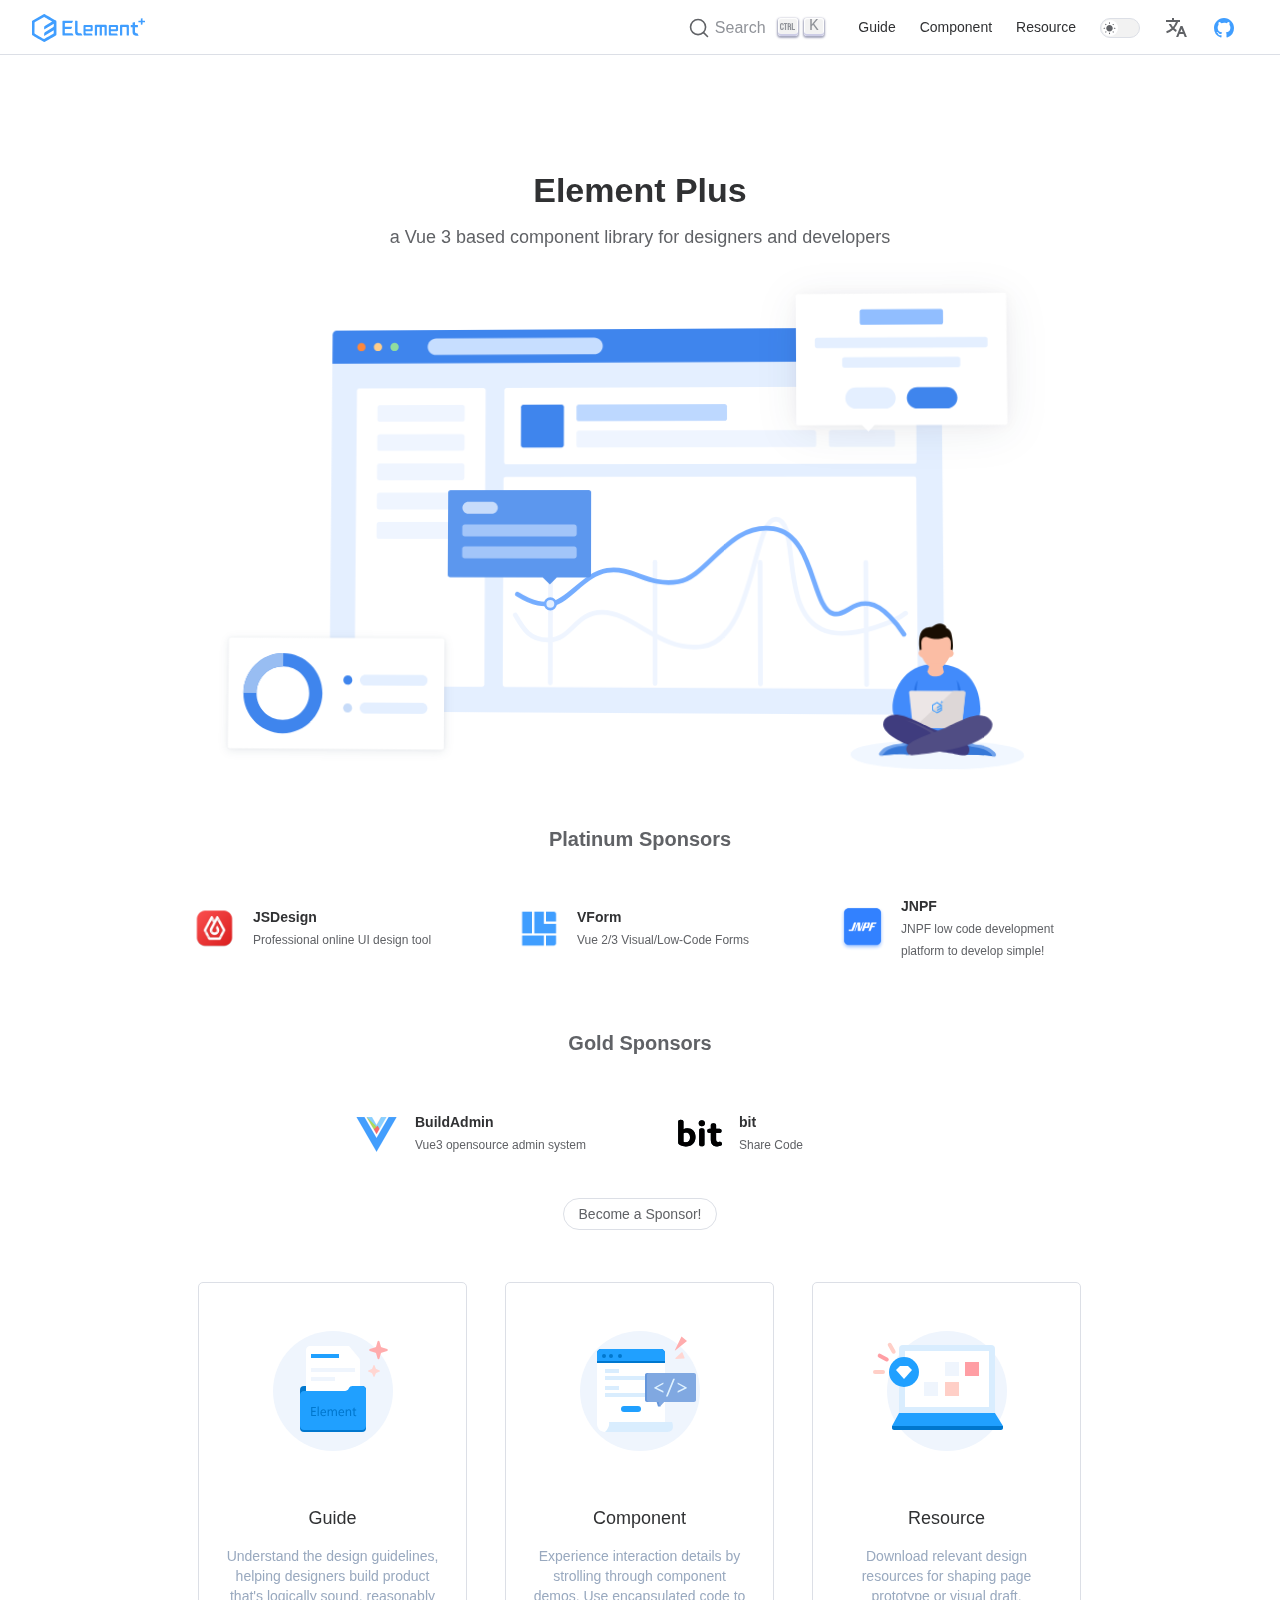
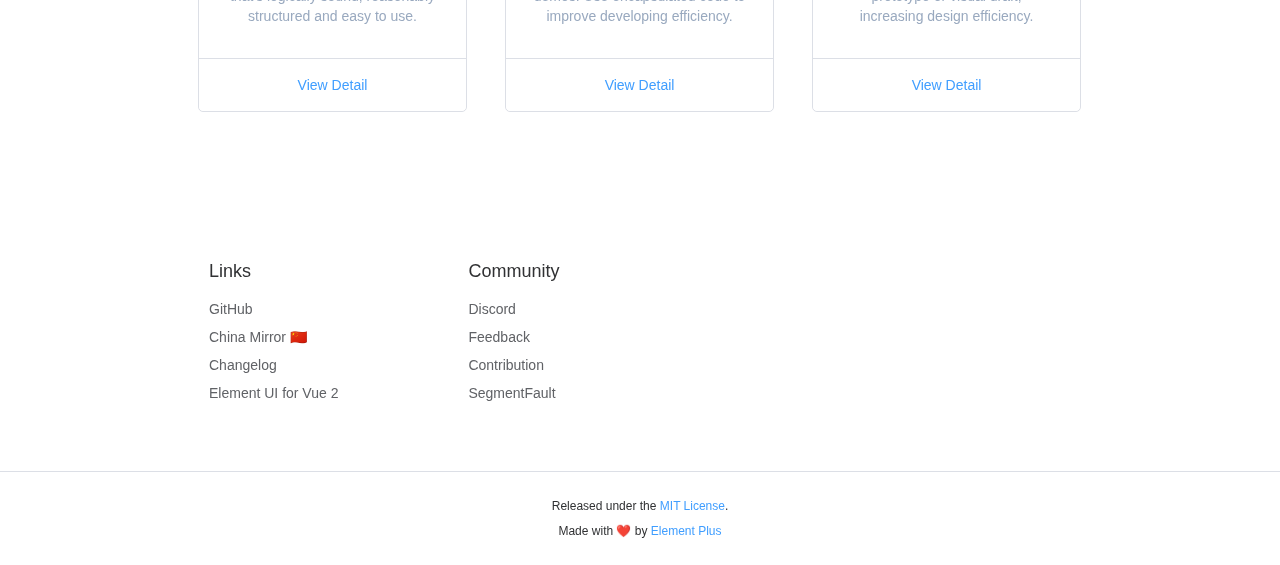
<file: index.html>
<!DOCTYPE html>
<html lang="en-US">
  <head>
    <meta charset="utf-8">
    <meta name="viewport" content="width=device-width,initial-scale=1">
    <title>A Vue 3 UI Framework | Fast Plus</title>
    <meta name="description" content="a Vue 3 based component library for designers and developers">
    <link rel="stylesheet" href="/assets/style.27e090b7.css">
    <link rel="modulepreload" href="/assets/app.8059be72.js">
    <link rel="modulepreload" href="/assets/index.md.b85efcbc.lean.js">
    
    <link rel="icon" href="/images/element-plus-logo-small.svg" type="image/svg+xm">
  <link rel="apple-touch-icon" href="/apple-touch-icon.png" sizes="180x180">
  <link rel="mask-icon" href="/safari-pinned-tab.svg" color="#5bbad5">
  <meta name="theme-color" content="#ffffff">
  <meta name="msapplication-TileColor" content="#409eff">
  <meta name="msapplication-config" content="/browserconfig.xml">
  <script>window.supportedLangs=["en-US","zh-CN"];</script>
  <script>(()=>{const o=window.supportedLangs,a="preferred_lang",r="en-US",s={en:"en-US",fr:"fr-FR",es:"es-ES"};let e=localStorage.getItem(a)||navigator.language;const n=s[e]||(o.includes(e)?e:r);if(localStorage.setItem(a,n),e=n,!location.pathname.startsWith(`/${e}`)){const t=[`/${e}`].concat(location.pathname.split("/").slice(2)).join("/");location.pathname=t.endsWith(".html")||t.endsWith("/")?t:t.concat("/")}navigator&&navigator.serviceWorker?.controller&&navigator.serviceWorker.controller.postMessage({type:"LANG",lang:e})})();</script>
  <script async="true" src="https://www.googletagmanager.com/gtag/js?id=UA-175337989-1"></script>
  <script>"serviceWorker"in navigator&&navigator.serviceWorker.register("/sw.js").then(function(o){console.log(o)}).catch(function(o){console.log(o)});</script>
  <script async="true">window.dataLayer=window.dataLayer||[];function gtag(){dataLayer.push(arguments)}gtag("js",new Date),gtag("config","UA-175337989-1");</script>
  <script async="true" src="https://www.googletagmanager.com/gtag/js?id=G-M74ZHEQ1M1"></script>
  <script>window.dataLayer=window.dataLayer||[];function gtag(){dataLayer.push(arguments)}gtag("js",new Date),gtag("config","G-M74ZHEQ1M1");</script>
  <script>(function(t,s,n,h,j,e){t.hj=t.hj||function(){(t.hj.q=t.hj.q||[]).push(arguments)},t._hjSettings={hjid:2894908,hjsv:6},j=s.getElementsByTagName("head")[0],e=s.createElement("script"),e.async=1,e.src=n+t._hjSettings.hjid+h+t._hjSettings.hjsv,j.appendChild(e)})(window,document,"https://static.hotjar.com/c/hotjar-",".js?sv=");</script>
  <script async="true">var resource=document.createElement("link");resource.setAttribute("rel","stylesheet"),resource.setAttribute("href","//fonts.loli.net/css?family=Inter:300,400,500,600|Open+Sans:400,600;display=swap"),resource.setAttribute("type","text/css");var head=document.querySelector("head");head.appendChild(resource);</script>
  <script>(()=>{const e=localStorage.getItem("el-theme-appearance");(e==="auto"?window.matchMedia("(prefers-color-scheme: dark)").matches:e==="dark")&&document.documentElement.classList.add("dark")})();</script>
  <meta name="twitter:title" content="A Vue 3 UI Framework | Fast Plus">
  <meta property="og:title" content="A Vue 3 UI Framework | Fast Plus">
  </head>
  <body>
    <div id="app"><div class="App"><!--[--><span tabindex="-1" data-v-d2e1b550></span><a href="#page-content" class="skip-link visually-hidden" data-v-d2e1b550>Skip to content</a><!--]--><!----><header class="navbar"><div class="navbar-wrapper" data-v-7c586c5c><div class="header-container" data-v-7c586c5c><div class="logo-container" data-v-7c586c5c><a href="/en-US/" data-v-7c586c5c><img class="logo" src="/images/element-plus-logo.svg" alt="Element Plus Logo" data-v-7c586c5c></a></div><div class="content" data-v-7c586c5c><div id="docsearch" class="algolia-search-box search" data-v-7c586c5c></div><nav class="navbar-menu menu" data-v-7c586c5c><!--[--><a class="link-item link is-menu-link" href="/en-US/guide/installation" data-v-39eb99e9 data-v-0f2da568><!--[--><!--[-->Guide<!--]--><!--]--><!----></a><a class="link-item link is-menu-link" href="/en-US/component/sku" data-v-39eb99e9 data-v-0f2da568><!--[--><!--[-->Component<!--]--><!--]--><!----></a><a class="link-item link is-menu-link" href="/en-US/resource/index" data-v-39eb99e9 data-v-0f2da568><!--[--><!--[-->Resource<!--]--><!--]--><!----></a><!--]--></nav><div class="theme-toggler-content theme-toggler" data-v-7c586c5c data-v-36b198f3><button class="switch" role="switch" aria-label="toggle dark mode" aria-checked="false" data-v-36b198f3 data-v-3de418c2><div class="switch__action"><div class="switch__icon"><!--[--><i class="el-icon" style="font-size:13px;" data-v-3de418c2><!--[--><svg viewbox="0 0 24 24" class="dark-icon" data-v-3de418c2><path d="M11.01 3.05C6.51 3.54 3 7.36 3 12a9 9 0 0 0 9 9c4.63 0 8.45-3.5 8.95-8c.09-.79-.78-1.42-1.54-.95A5.403 5.403 0 0 1 11.1 7.5c0-1.06.31-2.06.84-2.89c.45-.67-.04-1.63-.93-1.56z" fill="currentColor"></path></svg><svg viewbox="0 0 24 24" class="light-icon" data-v-3de418c2><path d="M6.05 4.14l-.39-.39a.993.993 0 0 0-1.4 0l-.01.01a.984.984 0 0 0 0 1.4l.39.39c.39.39 1.01.39 1.4 0l.01-.01a.984.984 0 0 0 0-1.4zM3.01 10.5H1.99c-.55 0-.99.44-.99.99v.01c0 .55.44.99.99.99H3c.56.01 1-.43 1-.98v-.01c0-.56-.44-1-.99-1zm9-9.95H12c-.56 0-1 .44-1 .99v.96c0 .55.44.99.99.99H12c.56.01 1-.43 1-.98v-.97c0-.55-.44-.99-.99-.99zm7.74 3.21c-.39-.39-1.02-.39-1.41-.01l-.39.39a.984.984 0 0 0 0 1.4l.01.01c.39.39 1.02.39 1.4 0l.39-.39a.984.984 0 0 0 0-1.4zm-1.81 15.1l.39.39a.996.996 0 1 0 1.41-1.41l-.39-.39a.993.993 0 0 0-1.4 0c-.4.4-.4 1.02-.01 1.41zM20 11.49v.01c0 .55.44.99.99.99H22c.55 0 .99-.44.99-.99v-.01c0-.55-.44-.99-.99-.99h-1.01c-.55 0-.99.44-.99.99zM12 5.5c-3.31 0-6 2.69-6 6s2.69 6 6 6s6-2.69 6-6s-2.69-6-6-6zm-.01 16.95H12c.55 0 .99-.44.99-.99v-.96c0-.55-.44-.99-.99-.99h-.01c-.55 0-.99.44-.99.99v.96c0 .55.44.99.99.99zm-7.74-3.21c.39.39 1.02.39 1.41 0l.39-.39a.993.993 0 0 0 0-1.4l-.01-.01a.996.996 0 0 0-1.41 0l-.39.39c-.38.4-.38 1.02.01 1.41z" fill="currentColor"></path></svg><!--]--></i><!--]--></div></div></button></div><div class="translation-container translation" data-v-7c586c5c data-v-12008bb2><!----></div><div class="social-links" data-v-7c586c5c data-v-76aa5200><!--[--><a href="https://github.com/lixiaofa/fast-plus" title="GitHub" target="_blank" rel="noreferrer noopener" class="social-link" data-v-76aa5200 data-v-27b301d0><i class="el-icon" style="font-size:24px;" data-v-27b301d0><!--[--><svg preserveAspectRatio="xMidYMid meet" viewBox="0 0 24 24" width="1.2em" height="1.2em" data-v-27b301d0><path fill="currentColor" d="M12 2C6.475 2 2 6.475 2 12a9.994 9.994 0 0 0 6.838 9.488c.5.087.687-.213.687-.476c0-.237-.013-1.024-.013-1.862c-2.512.463-3.162-.612-3.362-1.175c-.113-.288-.6-1.175-1.025-1.413c-.35-.187-.85-.65-.013-.662c.788-.013 1.35.725 1.538 1.025c.9 1.512 2.338 1.087 2.912.825c.088-.65.35-1.087.638-1.337c-2.225-.25-4.55-1.113-4.55-4.938c0-1.088.387-1.987 1.025-2.688c-.1-.25-.45-1.275.1-2.65c0 0 .837-.262 2.75 1.026a9.28 9.28 0 0 1 2.5-.338c.85 0 1.7.112 2.5.337c1.912-1.3 2.75-1.024 2.75-1.024c.55 1.375.2 2.4.1 2.65c.637.7 1.025 1.587 1.025 2.687c0 3.838-2.337 4.688-4.562 4.938c.362.312.675.912.675 1.85c0 1.337-.013 2.412-.013 2.75c0 .262.188.574.688.474A10.016 10.016 0 0 0 22 12c0-5.525-4.475-10-10-10z"></path></svg><!--]--></i></a><!--]--></div><button class="reset-btn menu-hamburger hamburger" aria-label="mobile navigation" aria-expanded="false" aria-controls="full-screen" data-v-7c586c5c><span class="hamburger-1"></span><span class="hamburger-2"></span><span class="hamburger-3"></span></button></div></div></div><!----></header><!----><!----><main id="page-content" class="page-content"><!--[--><div class="hero-content"><div style="position:relative;"><div></div></div></div><div class="el-divider el-divider--horizontal" style="--el-border-style:solid;margin-bottom:0;" role="separator"><!--v-if--></div><div class="text-center py-6 text-xs"><p class="mb-1"> Released under the <a href="https://opensource.org/licenses/MIT" target="_blank" rel="noopener noreferer">MIT License</a>. </p><p class="mt-1"> Made with ❤️ by <a href="https://github.com/element-plus" target="_blank" rel="noopener noreferer">Element Plus</a></p></div><!--]--><!----></main><!----></div></div>
    <script>__VP_HASH_MAP__ = JSON.parse("{\"en-us_component_sku.md\":\"b5977b72\",\"en-us_guide_installation.md\":\"77cae82c\",\"en-us_guide_quickstart.md\":\"dd083cbd\",\"en-us_index.md\":\"91f968b8\",\"en-us_resource_index.md\":\"d0e1ce5c\",\"index.md\":\"b85efcbc\",\"zh-cn_component_sku.md\":\"2eced4c0\",\"zh-cn_guide_installation.md\":\"d253dad8\",\"zh-cn_guide_quickstart.md\":\"afa8d3e3\",\"zh-cn_index.md\":\"d8e8f470\",\"zh-cn_resource_index.md\":\"17c37d30\"}")</script>
    <script type="module" async src="/assets/app.8059be72.js"></script>
    
  </body>
</html>
</file>
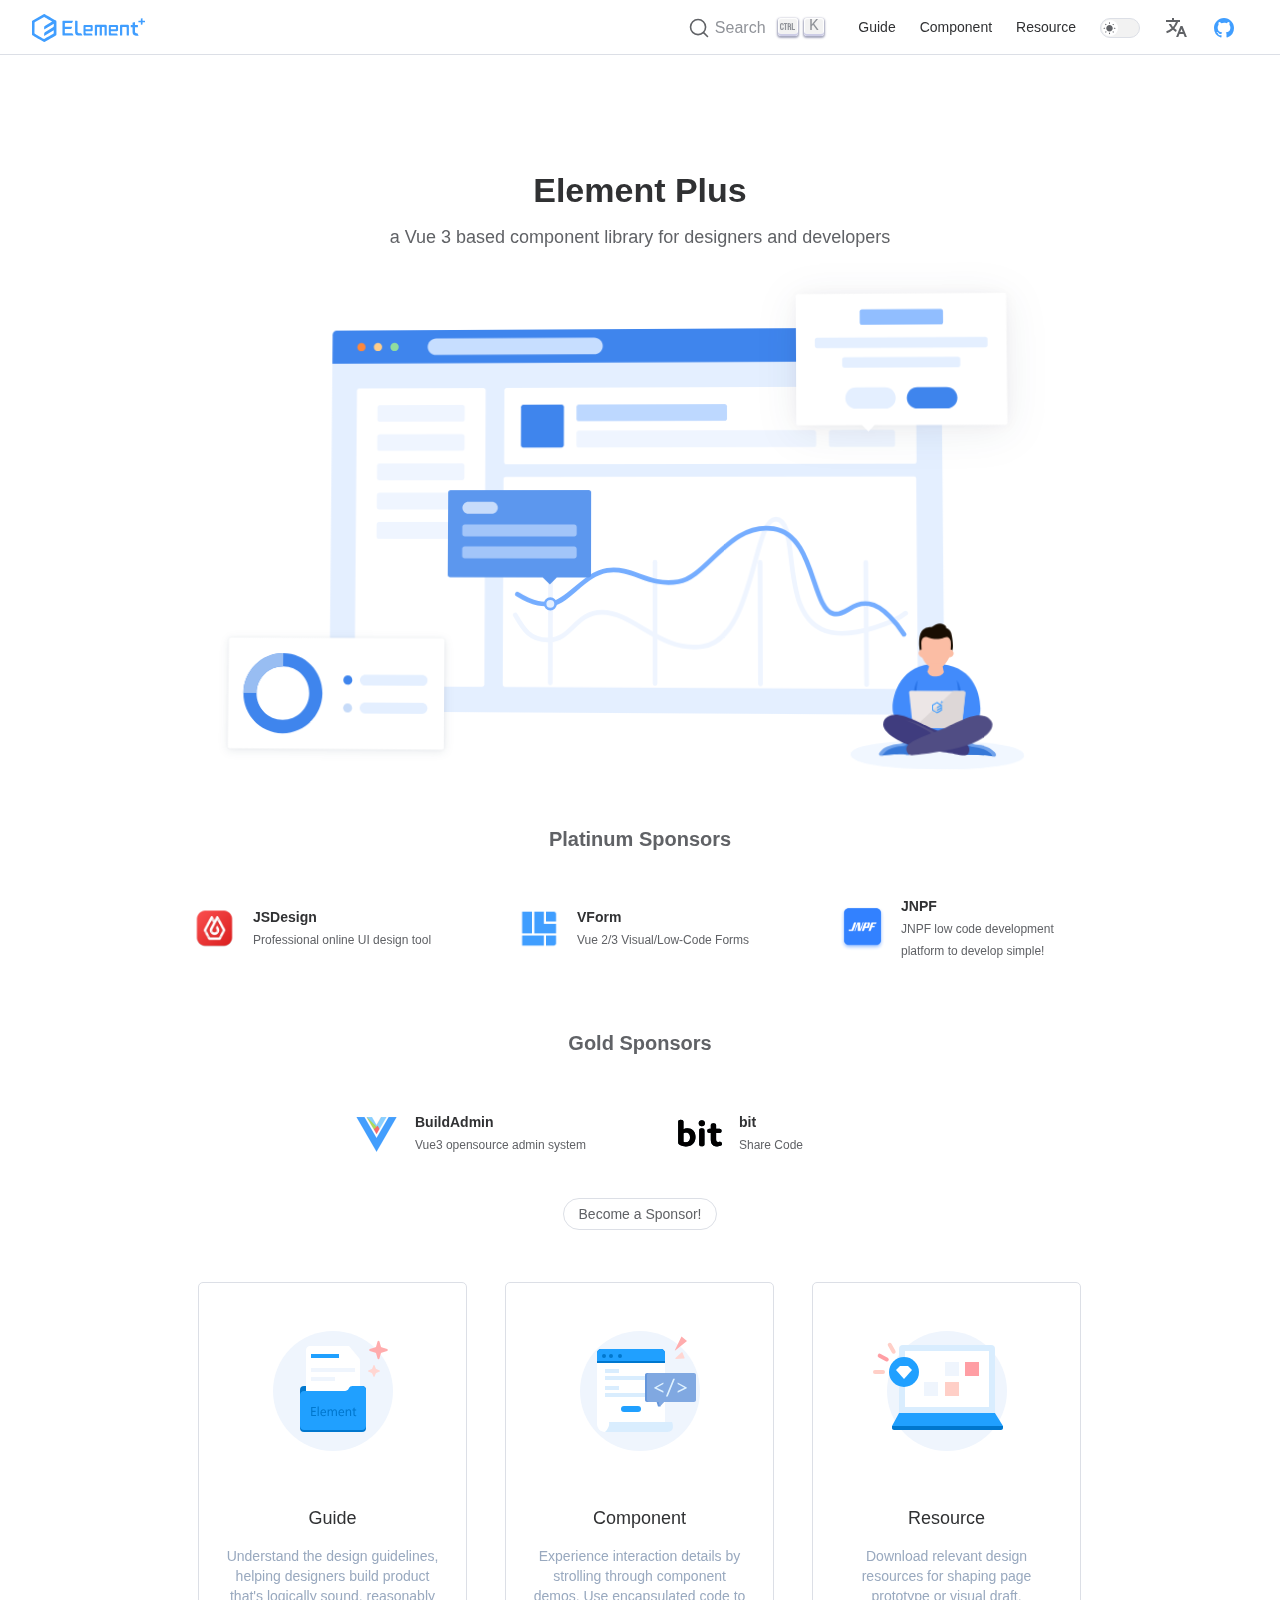
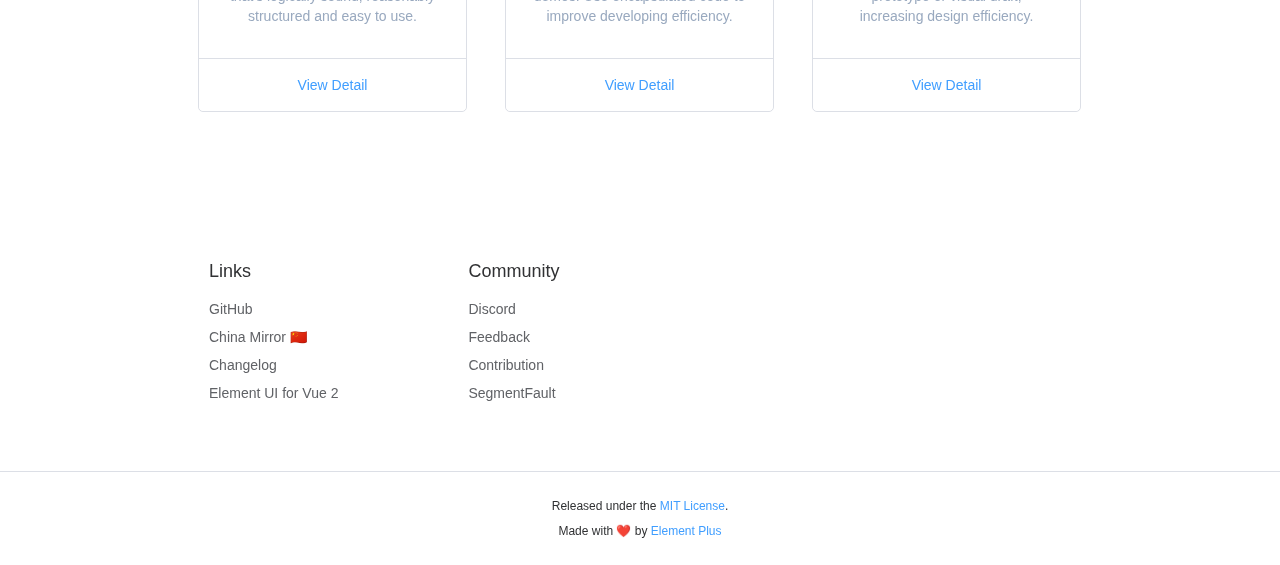
<file: en-US/index.html>
<!DOCTYPE html>
<html lang="en-US">
  <head>
    <meta charset="utf-8">
    <meta name="viewport" content="width=device-width,initial-scale=1">
    <title>A Vue 3 UI Framework | Fast Plus</title>
    <meta name="description" content="a Vue 3 based component library for designers and developers">
    <link rel="stylesheet" href="/assets/style.27e090b7.css">
    <link rel="modulepreload" href="/assets/chunks/parallax-home.dd9221fb.js">
    <link rel="modulepreload" href="/assets/app.8059be72.js">
    <link rel="modulepreload" href="/assets/en-US_index.md.91f968b8.lean.js">
    
    <link rel="icon" href="/images/element-plus-logo-small.svg" type="image/svg+xm">
  <link rel="apple-touch-icon" href="/apple-touch-icon.png" sizes="180x180">
  <link rel="mask-icon" href="/safari-pinned-tab.svg" color="#5bbad5">
  <meta name="theme-color" content="#ffffff">
  <meta name="msapplication-TileColor" content="#409eff">
  <meta name="msapplication-config" content="/browserconfig.xml">
  <script>window.supportedLangs=["en-US","zh-CN"];</script>
  <script>(()=>{const o=window.supportedLangs,a="preferred_lang",r="en-US",s={en:"en-US",fr:"fr-FR",es:"es-ES"};let e=localStorage.getItem(a)||navigator.language;const n=s[e]||(o.includes(e)?e:r);if(localStorage.setItem(a,n),e=n,!location.pathname.startsWith(`/${e}`)){const t=[`/${e}`].concat(location.pathname.split("/").slice(2)).join("/");location.pathname=t.endsWith(".html")||t.endsWith("/")?t:t.concat("/")}navigator&&navigator.serviceWorker?.controller&&navigator.serviceWorker.controller.postMessage({type:"LANG",lang:e})})();</script>
  <script async="true" src="https://www.googletagmanager.com/gtag/js?id=UA-175337989-1"></script>
  <script>"serviceWorker"in navigator&&navigator.serviceWorker.register("/sw.js").then(function(o){console.log(o)}).catch(function(o){console.log(o)});</script>
  <script async="true">window.dataLayer=window.dataLayer||[];function gtag(){dataLayer.push(arguments)}gtag("js",new Date),gtag("config","UA-175337989-1");</script>
  <script async="true" src="https://www.googletagmanager.com/gtag/js?id=G-M74ZHEQ1M1"></script>
  <script>window.dataLayer=window.dataLayer||[];function gtag(){dataLayer.push(arguments)}gtag("js",new Date),gtag("config","G-M74ZHEQ1M1");</script>
  <script>(function(t,s,n,h,j,e){t.hj=t.hj||function(){(t.hj.q=t.hj.q||[]).push(arguments)},t._hjSettings={hjid:2894908,hjsv:6},j=s.getElementsByTagName("head")[0],e=s.createElement("script"),e.async=1,e.src=n+t._hjSettings.hjid+h+t._hjSettings.hjsv,j.appendChild(e)})(window,document,"https://static.hotjar.com/c/hotjar-",".js?sv=");</script>
  <script async="true">var resource=document.createElement("link");resource.setAttribute("rel","stylesheet"),resource.setAttribute("href","//fonts.loli.net/css?family=Inter:300,400,500,600|Open+Sans:400,600;display=swap"),resource.setAttribute("type","text/css");var head=document.querySelector("head");head.appendChild(resource);</script>
  <script>(()=>{const e=localStorage.getItem("el-theme-appearance");(e==="auto"?window.matchMedia("(prefers-color-scheme: dark)").matches:e==="dark")&&document.documentElement.classList.add("dark")})();</script>
  <meta name="twitter:title" content="A Vue 3 UI Framework | Fast Plus">
  <meta property="og:title" content="A Vue 3 UI Framework | Fast Plus">
  </head>
  <body>
    <div id="app"><div class="App"><!--[--><span tabindex="-1" data-v-d2e1b550></span><a href="#page-content" class="skip-link visually-hidden" data-v-d2e1b550>Skip to content</a><!--]--><!----><header class="navbar"><div class="navbar-wrapper" data-v-7c586c5c><div class="header-container" data-v-7c586c5c><div class="logo-container" data-v-7c586c5c><a href="/en-US/" data-v-7c586c5c><img class="logo" src="/images/element-plus-logo.svg" alt="Element Plus Logo" data-v-7c586c5c></a></div><div class="content" data-v-7c586c5c><div id="docsearch" class="algolia-search-box search" data-v-7c586c5c></div><nav class="navbar-menu menu" data-v-7c586c5c><!--[--><a class="link-item link is-menu-link" href="/en-US/guide/installation" data-v-39eb99e9 data-v-0f2da568><!--[--><!--[-->Guide<!--]--><!--]--><!----></a><a class="link-item link is-menu-link" href="/en-US/component/sku" data-v-39eb99e9 data-v-0f2da568><!--[--><!--[-->Component<!--]--><!--]--><!----></a><a class="link-item link is-menu-link" href="/en-US/resource/index" data-v-39eb99e9 data-v-0f2da568><!--[--><!--[-->Resource<!--]--><!--]--><!----></a><!--]--></nav><div class="theme-toggler-content theme-toggler" data-v-7c586c5c data-v-36b198f3><button class="switch" role="switch" aria-label="toggle dark mode" aria-checked="false" data-v-36b198f3 data-v-3de418c2><div class="switch__action"><div class="switch__icon"><!--[--><i class="el-icon" style="font-size:13px;" data-v-3de418c2><!--[--><svg viewbox="0 0 24 24" class="dark-icon" data-v-3de418c2><path d="M11.01 3.05C6.51 3.54 3 7.36 3 12a9 9 0 0 0 9 9c4.63 0 8.45-3.5 8.95-8c.09-.79-.78-1.42-1.54-.95A5.403 5.403 0 0 1 11.1 7.5c0-1.06.31-2.06.84-2.89c.45-.67-.04-1.63-.93-1.56z" fill="currentColor"></path></svg><svg viewbox="0 0 24 24" class="light-icon" data-v-3de418c2><path d="M6.05 4.14l-.39-.39a.993.993 0 0 0-1.4 0l-.01.01a.984.984 0 0 0 0 1.4l.39.39c.39.39 1.01.39 1.4 0l.01-.01a.984.984 0 0 0 0-1.4zM3.01 10.5H1.99c-.55 0-.99.44-.99.99v.01c0 .55.44.99.99.99H3c.56.01 1-.43 1-.98v-.01c0-.56-.44-1-.99-1zm9-9.95H12c-.56 0-1 .44-1 .99v.96c0 .55.44.99.99.99H12c.56.01 1-.43 1-.98v-.97c0-.55-.44-.99-.99-.99zm7.74 3.21c-.39-.39-1.02-.39-1.41-.01l-.39.39a.984.984 0 0 0 0 1.4l.01.01c.39.39 1.02.39 1.4 0l.39-.39a.984.984 0 0 0 0-1.4zm-1.81 15.1l.39.39a.996.996 0 1 0 1.41-1.41l-.39-.39a.993.993 0 0 0-1.4 0c-.4.4-.4 1.02-.01 1.41zM20 11.49v.01c0 .55.44.99.99.99H22c.55 0 .99-.44.99-.99v-.01c0-.55-.44-.99-.99-.99h-1.01c-.55 0-.99.44-.99.99zM12 5.5c-3.31 0-6 2.69-6 6s2.69 6 6 6s6-2.69 6-6s-2.69-6-6-6zm-.01 16.95H12c.55 0 .99-.44.99-.99v-.96c0-.55-.44-.99-.99-.99h-.01c-.55 0-.99.44-.99.99v.96c0 .55.44.99.99.99zm-7.74-3.21c.39.39 1.02.39 1.41 0l.39-.39a.993.993 0 0 0 0-1.4l-.01-.01a.996.996 0 0 0-1.41 0l-.39.39c-.38.4-.38 1.02.01 1.41z" fill="currentColor"></path></svg><!--]--></i><!--]--></div></div></button></div><div class="translation-container translation" data-v-7c586c5c data-v-12008bb2><!----></div><div class="social-links" data-v-7c586c5c data-v-76aa5200><!--[--><a href="https://github.com/lixiaofa/fast-plus" title="GitHub" target="_blank" rel="noreferrer noopener" class="social-link" data-v-76aa5200 data-v-27b301d0><i class="el-icon" style="font-size:24px;" data-v-27b301d0><!--[--><svg preserveAspectRatio="xMidYMid meet" viewBox="0 0 24 24" width="1.2em" height="1.2em" data-v-27b301d0><path fill="currentColor" d="M12 2C6.475 2 2 6.475 2 12a9.994 9.994 0 0 0 6.838 9.488c.5.087.687-.213.687-.476c0-.237-.013-1.024-.013-1.862c-2.512.463-3.162-.612-3.362-1.175c-.113-.288-.6-1.175-1.025-1.413c-.35-.187-.85-.65-.013-.662c.788-.013 1.35.725 1.538 1.025c.9 1.512 2.338 1.087 2.912.825c.088-.65.35-1.087.638-1.337c-2.225-.25-4.55-1.113-4.55-4.938c0-1.088.387-1.987 1.025-2.688c-.1-.25-.45-1.275.1-2.65c0 0 .837-.262 2.75 1.026a9.28 9.28 0 0 1 2.5-.338c.85 0 1.7.112 2.5.337c1.912-1.3 2.75-1.024 2.75-1.024c.55 1.375.2 2.4.1 2.65c.637.7 1.025 1.587 1.025 2.687c0 3.838-2.337 4.688-4.562 4.938c.362.312.675.912.675 1.85c0 1.337-.013 2.412-.013 2.75c0 .262.188.574.688.474A10.016 10.016 0 0 0 22 12c0-5.525-4.475-10-10-10z"></path></svg><!--]--></i></a><!--]--></div><button class="reset-btn menu-hamburger hamburger" aria-label="mobile navigation" aria-expanded="false" aria-controls="full-screen" data-v-7c586c5c><span class="hamburger-1"></span><span class="hamburger-2"></span><span class="hamburger-3"></span></button></div></div></div><!----></header><!----><!----><main id="page-content" class="page-content"><!--[--><div class="hero-content"><div style="position:relative;"><div><!----></div></div></div><div class="el-divider el-divider--horizontal" style="--el-border-style:solid;margin-bottom:0;" role="separator"><!--v-if--></div><div class="text-center py-6 text-xs"><p class="mb-1"> Released under the <a href="https://opensource.org/licenses/MIT" target="_blank" rel="noopener noreferer">MIT License</a>. </p><p class="mt-1"> Made with ❤️ by <a href="https://github.com/element-plus" target="_blank" rel="noopener noreferer">Element Plus</a></p></div><!--]--><!----></main><!----></div></div>
    <script>__VP_HASH_MAP__ = JSON.parse("{\"en-us_component_sku.md\":\"b5977b72\",\"en-us_guide_installation.md\":\"77cae82c\",\"en-us_guide_quickstart.md\":\"dd083cbd\",\"en-us_index.md\":\"91f968b8\",\"en-us_resource_index.md\":\"d0e1ce5c\",\"index.md\":\"b85efcbc\",\"zh-cn_component_sku.md\":\"2eced4c0\",\"zh-cn_guide_installation.md\":\"d253dad8\",\"zh-cn_guide_quickstart.md\":\"afa8d3e3\",\"zh-cn_index.md\":\"d8e8f470\",\"zh-cn_resource_index.md\":\"17c37d30\"}")</script>
    <script type="module" async src="/assets/app.8059be72.js"></script>
    
  </body>
</html>
</file>
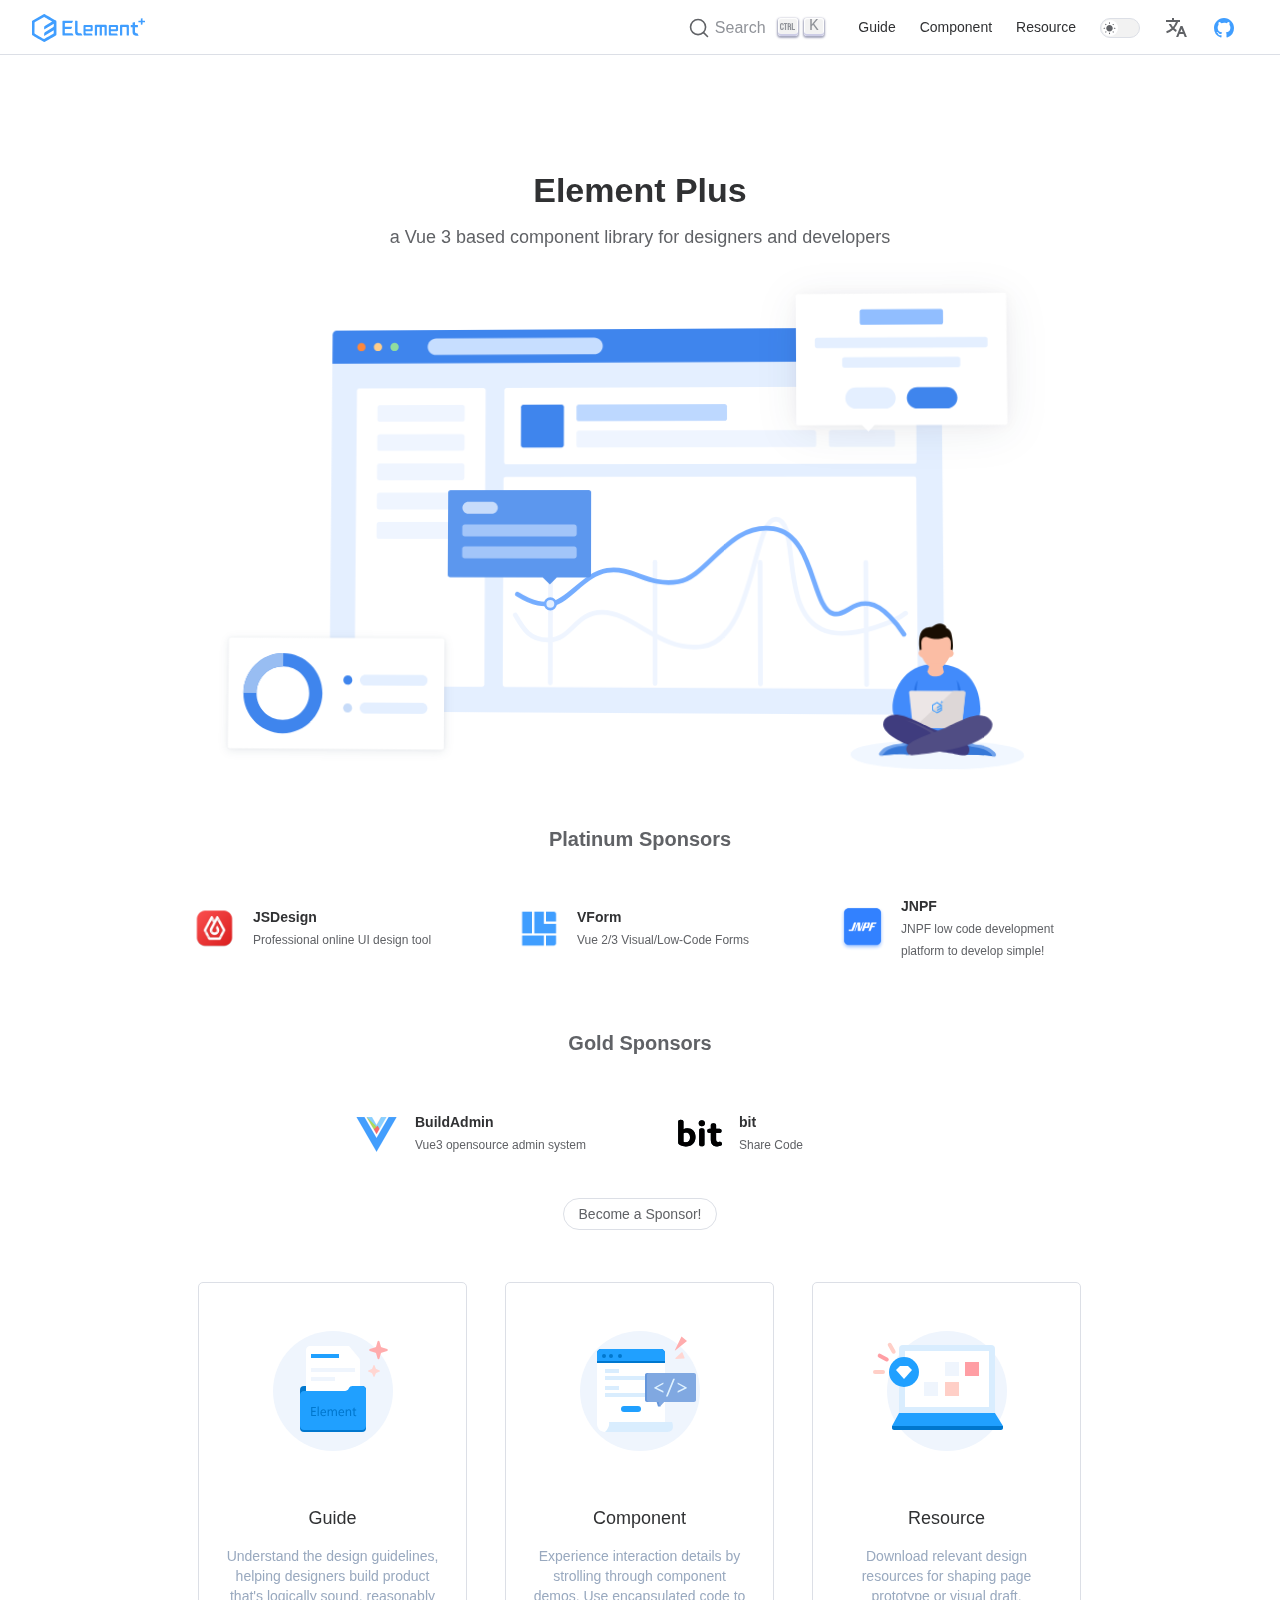
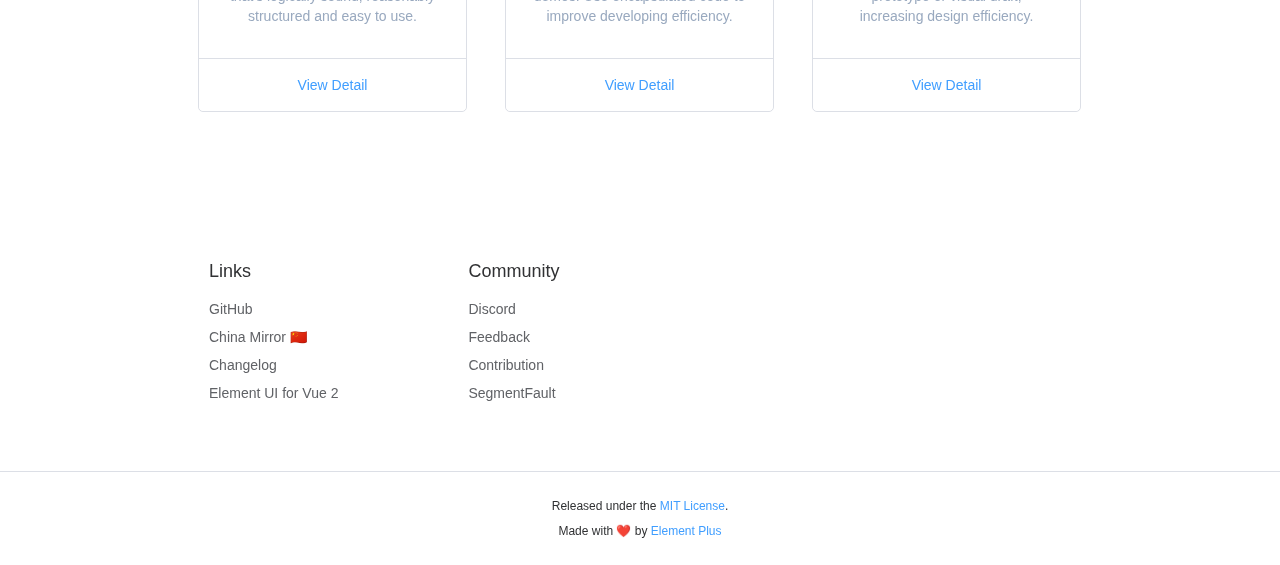
<file: zh-CN/index.html>
<!DOCTYPE html>
<html lang="zh-CN">
  <head>
    <meta charset="utf-8">
    <meta name="viewport" content="width=device-width,initial-scale=1">
    <title>A Vue 3 UI Framework | Fast Plus</title>
    <meta name="description" content="a Vue 3 based component library for designers and developers">
    <link rel="stylesheet" href="/assets/style.27e090b7.css">
    <link rel="modulepreload" href="/assets/chunks/parallax-home.dd9221fb.js">
    <link rel="modulepreload" href="/assets/app.8059be72.js">
    <link rel="modulepreload" href="/assets/zh-CN_index.md.d8e8f470.lean.js">
    
    <link rel="icon" href="/images/element-plus-logo-small.svg" type="image/svg+xm">
  <link rel="apple-touch-icon" href="/apple-touch-icon.png" sizes="180x180">
  <link rel="mask-icon" href="/safari-pinned-tab.svg" color="#5bbad5">
  <meta name="theme-color" content="#ffffff">
  <meta name="msapplication-TileColor" content="#409eff">
  <meta name="msapplication-config" content="/browserconfig.xml">
  <script>window.supportedLangs=["en-US","zh-CN"];</script>
  <script>(()=>{const o=window.supportedLangs,a="preferred_lang",r="en-US",s={en:"en-US",fr:"fr-FR",es:"es-ES"};let e=localStorage.getItem(a)||navigator.language;const n=s[e]||(o.includes(e)?e:r);if(localStorage.setItem(a,n),e=n,!location.pathname.startsWith(`/${e}`)){const t=[`/${e}`].concat(location.pathname.split("/").slice(2)).join("/");location.pathname=t.endsWith(".html")||t.endsWith("/")?t:t.concat("/")}navigator&&navigator.serviceWorker?.controller&&navigator.serviceWorker.controller.postMessage({type:"LANG",lang:e})})();</script>
  <script async="true" src="https://www.googletagmanager.com/gtag/js?id=UA-175337989-1"></script>
  <script>"serviceWorker"in navigator&&navigator.serviceWorker.register("/sw.js").then(function(o){console.log(o)}).catch(function(o){console.log(o)});</script>
  <script async="true">window.dataLayer=window.dataLayer||[];function gtag(){dataLayer.push(arguments)}gtag("js",new Date),gtag("config","UA-175337989-1");</script>
  <script async="true" src="https://www.googletagmanager.com/gtag/js?id=G-M74ZHEQ1M1"></script>
  <script>window.dataLayer=window.dataLayer||[];function gtag(){dataLayer.push(arguments)}gtag("js",new Date),gtag("config","G-M74ZHEQ1M1");</script>
  <script>(function(t,s,n,h,j,e){t.hj=t.hj||function(){(t.hj.q=t.hj.q||[]).push(arguments)},t._hjSettings={hjid:2894908,hjsv:6},j=s.getElementsByTagName("head")[0],e=s.createElement("script"),e.async=1,e.src=n+t._hjSettings.hjid+h+t._hjSettings.hjsv,j.appendChild(e)})(window,document,"https://static.hotjar.com/c/hotjar-",".js?sv=");</script>
  <script async="true">var resource=document.createElement("link");resource.setAttribute("rel","stylesheet"),resource.setAttribute("href","//fonts.loli.net/css?family=Inter:300,400,500,600|Open+Sans:400,600;display=swap"),resource.setAttribute("type","text/css");var head=document.querySelector("head");head.appendChild(resource);</script>
  <script>(()=>{const e=localStorage.getItem("el-theme-appearance");(e==="auto"?window.matchMedia("(prefers-color-scheme: dark)").matches:e==="dark")&&document.documentElement.classList.add("dark")})();</script>
  <meta name="twitter:title" content="A Vue 3 UI Framework | Fast Plus">
  <meta property="og:title" content="A Vue 3 UI Framework | Fast Plus">
  </head>
  <body>
    <div id="app"><div class="App"><!--[--><span tabindex="-1" data-v-d2e1b550></span><a href="#page-content" class="skip-link visually-hidden" data-v-d2e1b550>Skip to content</a><!--]--><!----><header class="navbar"><div class="navbar-wrapper" data-v-7c586c5c><div class="header-container" data-v-7c586c5c><div class="logo-container" data-v-7c586c5c><a href="/en-US/" data-v-7c586c5c><img class="logo" src="/images/element-plus-logo.svg" alt="Element Plus Logo" data-v-7c586c5c></a></div><div class="content" data-v-7c586c5c><div id="docsearch" class="algolia-search-box search" data-v-7c586c5c></div><nav class="navbar-menu menu" data-v-7c586c5c><!--[--><a class="link-item link is-menu-link" href="/en-US/guide/installation" data-v-39eb99e9 data-v-0f2da568><!--[--><!--[-->Guide<!--]--><!--]--><!----></a><a class="link-item link is-menu-link" href="/en-US/component/sku" data-v-39eb99e9 data-v-0f2da568><!--[--><!--[-->Component<!--]--><!--]--><!----></a><a class="link-item link is-menu-link" href="/en-US/resource/index" data-v-39eb99e9 data-v-0f2da568><!--[--><!--[-->Resource<!--]--><!--]--><!----></a><!--]--></nav><div class="theme-toggler-content theme-toggler" data-v-7c586c5c data-v-36b198f3><button class="switch" role="switch" aria-label="toggle dark mode" aria-checked="false" data-v-36b198f3 data-v-3de418c2><div class="switch__action"><div class="switch__icon"><!--[--><i class="el-icon" style="font-size:13px;" data-v-3de418c2><!--[--><svg viewbox="0 0 24 24" class="dark-icon" data-v-3de418c2><path d="M11.01 3.05C6.51 3.54 3 7.36 3 12a9 9 0 0 0 9 9c4.63 0 8.45-3.5 8.95-8c.09-.79-.78-1.42-1.54-.95A5.403 5.403 0 0 1 11.1 7.5c0-1.06.31-2.06.84-2.89c.45-.67-.04-1.63-.93-1.56z" fill="currentColor"></path></svg><svg viewbox="0 0 24 24" class="light-icon" data-v-3de418c2><path d="M6.05 4.14l-.39-.39a.993.993 0 0 0-1.4 0l-.01.01a.984.984 0 0 0 0 1.4l.39.39c.39.39 1.01.39 1.4 0l.01-.01a.984.984 0 0 0 0-1.4zM3.01 10.5H1.99c-.55 0-.99.44-.99.99v.01c0 .55.44.99.99.99H3c.56.01 1-.43 1-.98v-.01c0-.56-.44-1-.99-1zm9-9.95H12c-.56 0-1 .44-1 .99v.96c0 .55.44.99.99.99H12c.56.01 1-.43 1-.98v-.97c0-.55-.44-.99-.99-.99zm7.74 3.21c-.39-.39-1.02-.39-1.41-.01l-.39.39a.984.984 0 0 0 0 1.4l.01.01c.39.39 1.02.39 1.4 0l.39-.39a.984.984 0 0 0 0-1.4zm-1.81 15.1l.39.39a.996.996 0 1 0 1.41-1.41l-.39-.39a.993.993 0 0 0-1.4 0c-.4.4-.4 1.02-.01 1.41zM20 11.49v.01c0 .55.44.99.99.99H22c.55 0 .99-.44.99-.99v-.01c0-.55-.44-.99-.99-.99h-1.01c-.55 0-.99.44-.99.99zM12 5.5c-3.31 0-6 2.69-6 6s2.69 6 6 6s6-2.69 6-6s-2.69-6-6-6zm-.01 16.95H12c.55 0 .99-.44.99-.99v-.96c0-.55-.44-.99-.99-.99h-.01c-.55 0-.99.44-.99.99v.96c0 .55.44.99.99.99zm-7.74-3.21c.39.39 1.02.39 1.41 0l.39-.39a.993.993 0 0 0 0-1.4l-.01-.01a.996.996 0 0 0-1.41 0l-.39.39c-.38.4-.38 1.02.01 1.41z" fill="currentColor"></path></svg><!--]--></i><!--]--></div></div></button></div><div class="translation-container translation" data-v-7c586c5c data-v-12008bb2><!----></div><div class="social-links" data-v-7c586c5c data-v-76aa5200><!--[--><a href="https://github.com/lixiaofa/fast-plus" title="GitHub" target="_blank" rel="noreferrer noopener" class="social-link" data-v-76aa5200 data-v-27b301d0><i class="el-icon" style="font-size:24px;" data-v-27b301d0><!--[--><svg preserveAspectRatio="xMidYMid meet" viewBox="0 0 24 24" width="1.2em" height="1.2em" data-v-27b301d0><path fill="currentColor" d="M12 2C6.475 2 2 6.475 2 12a9.994 9.994 0 0 0 6.838 9.488c.5.087.687-.213.687-.476c0-.237-.013-1.024-.013-1.862c-2.512.463-3.162-.612-3.362-1.175c-.113-.288-.6-1.175-1.025-1.413c-.35-.187-.85-.65-.013-.662c.788-.013 1.35.725 1.538 1.025c.9 1.512 2.338 1.087 2.912.825c.088-.65.35-1.087.638-1.337c-2.225-.25-4.55-1.113-4.55-4.938c0-1.088.387-1.987 1.025-2.688c-.1-.25-.45-1.275.1-2.65c0 0 .837-.262 2.75 1.026a9.28 9.28 0 0 1 2.5-.338c.85 0 1.7.112 2.5.337c1.912-1.3 2.75-1.024 2.75-1.024c.55 1.375.2 2.4.1 2.65c.637.7 1.025 1.587 1.025 2.687c0 3.838-2.337 4.688-4.562 4.938c.362.312.675.912.675 1.85c0 1.337-.013 2.412-.013 2.75c0 .262.188.574.688.474A10.016 10.016 0 0 0 22 12c0-5.525-4.475-10-10-10z"></path></svg><!--]--></i></a><!--]--></div><button class="reset-btn menu-hamburger hamburger" aria-label="mobile navigation" aria-expanded="false" aria-controls="full-screen" data-v-7c586c5c><span class="hamburger-1"></span><span class="hamburger-2"></span><span class="hamburger-3"></span></button></div></div></div><!----></header><!----><!----><main id="page-content" class="page-content"><!--[--><div class="hero-content"><div style="position:relative;"><div><!----></div></div></div><div class="el-divider el-divider--horizontal" style="--el-border-style:solid;margin-bottom:0;" role="separator"><!--v-if--></div><div class="text-center py-6 text-xs"><p class="mb-1"> Released under the <a href="https://opensource.org/licenses/MIT" target="_blank" rel="noopener noreferer">MIT License</a>. </p><p class="mt-1"> Made with ❤️ by <a href="https://github.com/element-plus" target="_blank" rel="noopener noreferer">Element Plus</a></p></div><!--]--><!----></main><!----></div></div>
    <script>__VP_HASH_MAP__ = JSON.parse("{\"en-us_component_sku.md\":\"b5977b72\",\"en-us_guide_installation.md\":\"77cae82c\",\"en-us_guide_quickstart.md\":\"dd083cbd\",\"en-us_index.md\":\"91f968b8\",\"en-us_resource_index.md\":\"d0e1ce5c\",\"index.md\":\"b85efcbc\",\"zh-cn_component_sku.md\":\"2eced4c0\",\"zh-cn_guide_installation.md\":\"d253dad8\",\"zh-cn_guide_quickstart.md\":\"afa8d3e3\",\"zh-cn_index.md\":\"d8e8f470\",\"zh-cn_resource_index.md\":\"17c37d30\"}")</script>
    <script type="module" async src="/assets/app.8059be72.js"></script>
    
  </body>
</html>
</file>
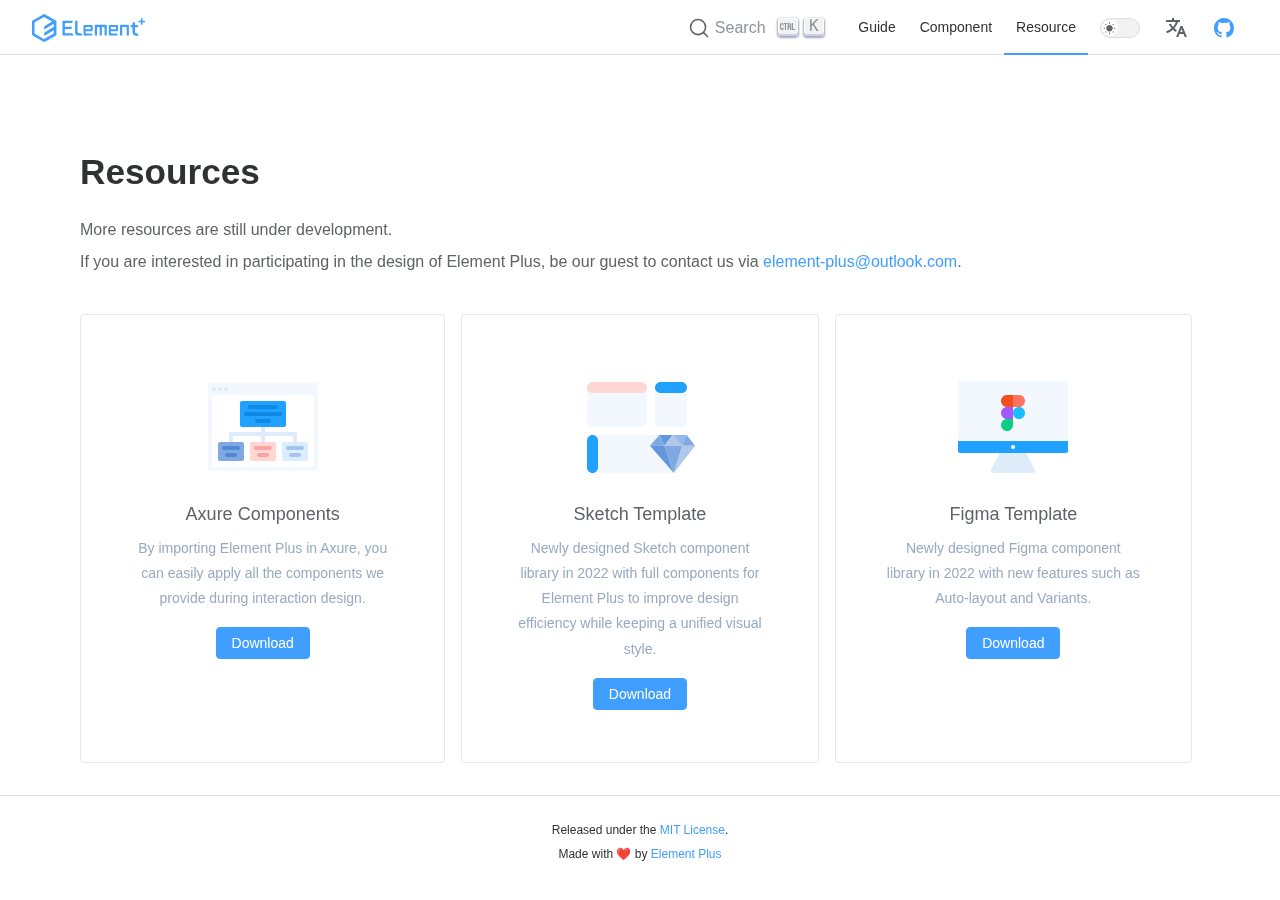
<file: en-US/resource/index.html>
<!DOCTYPE html>
<html lang="en-US">
  <head>
    <meta charset="utf-8">
    <meta name="viewport" content="width=device-width,initial-scale=1">
    <title>Fast Plus</title>
    <meta name="description" content="a Vue 3 based component library for designers and developers">
    <link rel="stylesheet" href="/assets/style.27e090b7.css">
    <link rel="modulepreload" href="/assets/chunks/resource.49f2f659.js">
    <link rel="modulepreload" href="/assets/app.8059be72.js">
    <link rel="modulepreload" href="/assets/en-US_resource_index.md.d0e1ce5c.lean.js">
    
    <link rel="icon" href="/images/element-plus-logo-small.svg" type="image/svg+xm">
  <link rel="apple-touch-icon" href="/apple-touch-icon.png" sizes="180x180">
  <link rel="mask-icon" href="/safari-pinned-tab.svg" color="#5bbad5">
  <meta name="theme-color" content="#ffffff">
  <meta name="msapplication-TileColor" content="#409eff">
  <meta name="msapplication-config" content="/browserconfig.xml">
  <script>window.supportedLangs=["en-US","zh-CN"];</script>
  <script>(()=>{const o=window.supportedLangs,a="preferred_lang",r="en-US",s={en:"en-US",fr:"fr-FR",es:"es-ES"};let e=localStorage.getItem(a)||navigator.language;const n=s[e]||(o.includes(e)?e:r);if(localStorage.setItem(a,n),e=n,!location.pathname.startsWith(`/${e}`)){const t=[`/${e}`].concat(location.pathname.split("/").slice(2)).join("/");location.pathname=t.endsWith(".html")||t.endsWith("/")?t:t.concat("/")}navigator&&navigator.serviceWorker?.controller&&navigator.serviceWorker.controller.postMessage({type:"LANG",lang:e})})();</script>
  <script async="true" src="https://www.googletagmanager.com/gtag/js?id=UA-175337989-1"></script>
  <script>"serviceWorker"in navigator&&navigator.serviceWorker.register("/sw.js").then(function(o){console.log(o)}).catch(function(o){console.log(o)});</script>
  <script async="true">window.dataLayer=window.dataLayer||[];function gtag(){dataLayer.push(arguments)}gtag("js",new Date),gtag("config","UA-175337989-1");</script>
  <script async="true" src="https://www.googletagmanager.com/gtag/js?id=G-M74ZHEQ1M1"></script>
  <script>window.dataLayer=window.dataLayer||[];function gtag(){dataLayer.push(arguments)}gtag("js",new Date),gtag("config","G-M74ZHEQ1M1");</script>
  <script>(function(t,s,n,h,j,e){t.hj=t.hj||function(){(t.hj.q=t.hj.q||[]).push(arguments)},t._hjSettings={hjid:2894908,hjsv:6},j=s.getElementsByTagName("head")[0],e=s.createElement("script"),e.async=1,e.src=n+t._hjSettings.hjid+h+t._hjSettings.hjsv,j.appendChild(e)})(window,document,"https://static.hotjar.com/c/hotjar-",".js?sv=");</script>
  <script async="true">var resource=document.createElement("link");resource.setAttribute("rel","stylesheet"),resource.setAttribute("href","//fonts.loli.net/css?family=Inter:300,400,500,600|Open+Sans:400,600;display=swap"),resource.setAttribute("type","text/css");var head=document.querySelector("head");head.appendChild(resource);</script>
  <script>(()=>{const e=localStorage.getItem("el-theme-appearance");(e==="auto"?window.matchMedia("(prefers-color-scheme: dark)").matches:e==="dark")&&document.documentElement.classList.add("dark")})();</script>
  <meta name="twitter:title" content="Fast Plus">
  <meta property="og:title" content="Fast Plus">
  </head>
  <body>
    <div id="app"><div class="App"><!--[--><span tabindex="-1" data-v-d2e1b550></span><a href="#page-content" class="skip-link visually-hidden" data-v-d2e1b550>Skip to content</a><!--]--><!----><header class="navbar"><div class="navbar-wrapper" data-v-7c586c5c><div class="header-container" data-v-7c586c5c><div class="logo-container" data-v-7c586c5c><a href="/en-US/" data-v-7c586c5c><img class="logo" src="/images/element-plus-logo.svg" alt="Element Plus Logo" data-v-7c586c5c></a></div><div class="content" data-v-7c586c5c><div id="docsearch" class="algolia-search-box search" data-v-7c586c5c></div><nav class="navbar-menu menu" data-v-7c586c5c><!--[--><a class="link-item link is-menu-link" href="/zh-CN/guide/installation" data-v-39eb99e9 data-v-0f2da568><!--[--><!--[-->Guide<!--]--><!--]--><!----></a><a class="link-item link is-menu-link" href="/zh-CN/component/sku" data-v-39eb99e9 data-v-0f2da568><!--[--><!--[-->Component<!--]--><!--]--><!----></a><a class="link-item link is-menu-link active" href="/zh-CN/resource/index" data-v-39eb99e9 data-v-0f2da568><!--[--><!--[-->Resource<!--]--><!--]--><!----></a><!--]--></nav><div class="theme-toggler-content theme-toggler" data-v-7c586c5c data-v-36b198f3><button class="switch" role="switch" aria-label="toggle dark mode" aria-checked="false" data-v-36b198f3 data-v-3de418c2><div class="switch__action"><div class="switch__icon"><!--[--><i class="el-icon" style="font-size:13px;" data-v-3de418c2><!--[--><svg viewbox="0 0 24 24" class="dark-icon" data-v-3de418c2><path d="M11.01 3.05C6.51 3.54 3 7.36 3 12a9 9 0 0 0 9 9c4.63 0 8.45-3.5 8.95-8c.09-.79-.78-1.42-1.54-.95A5.403 5.403 0 0 1 11.1 7.5c0-1.06.31-2.06.84-2.89c.45-.67-.04-1.63-.93-1.56z" fill="currentColor"></path></svg><svg viewbox="0 0 24 24" class="light-icon" data-v-3de418c2><path d="M6.05 4.14l-.39-.39a.993.993 0 0 0-1.4 0l-.01.01a.984.984 0 0 0 0 1.4l.39.39c.39.39 1.01.39 1.4 0l.01-.01a.984.984 0 0 0 0-1.4zM3.01 10.5H1.99c-.55 0-.99.44-.99.99v.01c0 .55.44.99.99.99H3c.56.01 1-.43 1-.98v-.01c0-.56-.44-1-.99-1zm9-9.95H12c-.56 0-1 .44-1 .99v.96c0 .55.44.99.99.99H12c.56.01 1-.43 1-.98v-.97c0-.55-.44-.99-.99-.99zm7.74 3.21c-.39-.39-1.02-.39-1.41-.01l-.39.39a.984.984 0 0 0 0 1.4l.01.01c.39.39 1.02.39 1.4 0l.39-.39a.984.984 0 0 0 0-1.4zm-1.81 15.1l.39.39a.996.996 0 1 0 1.41-1.41l-.39-.39a.993.993 0 0 0-1.4 0c-.4.4-.4 1.02-.01 1.41zM20 11.49v.01c0 .55.44.99.99.99H22c.55 0 .99-.44.99-.99v-.01c0-.55-.44-.99-.99-.99h-1.01c-.55 0-.99.44-.99.99zM12 5.5c-3.31 0-6 2.69-6 6s2.69 6 6 6s6-2.69 6-6s-2.69-6-6-6zm-.01 16.95H12c.55 0 .99-.44.99-.99v-.96c0-.55-.44-.99-.99-.99h-.01c-.55 0-.99.44-.99.99v.96c0 .55.44.99.99.99zm-7.74-3.21c.39.39 1.02.39 1.41 0l.39-.39a.993.993 0 0 0 0-1.4l-.01-.01a.996.996 0 0 0-1.41 0l-.39.39c-.38.4-.38 1.02.01 1.41z" fill="currentColor"></path></svg><!--]--></i><!--]--></div></div></button></div><div class="translation-container translation" data-v-7c586c5c data-v-12008bb2><!----></div><div class="social-links" data-v-7c586c5c data-v-76aa5200><!--[--><a href="https://github.com/lixiaofa/fast-plus" title="GitHub" target="_blank" rel="noreferrer noopener" class="social-link" data-v-76aa5200 data-v-27b301d0><i class="el-icon" style="font-size:24px;" data-v-27b301d0><!--[--><svg preserveAspectRatio="xMidYMid meet" viewBox="0 0 24 24" width="1.2em" height="1.2em" data-v-27b301d0><path fill="currentColor" d="M12 2C6.475 2 2 6.475 2 12a9.994 9.994 0 0 0 6.838 9.488c.5.087.687-.213.687-.476c0-.237-.013-1.024-.013-1.862c-2.512.463-3.162-.612-3.362-1.175c-.113-.288-.6-1.175-1.025-1.413c-.35-.187-.85-.65-.013-.662c.788-.013 1.35.725 1.538 1.025c.9 1.512 2.338 1.087 2.912.825c.088-.65.35-1.087.638-1.337c-2.225-.25-4.55-1.113-4.55-4.938c0-1.088.387-1.987 1.025-2.688c-.1-.25-.45-1.275.1-2.65c0 0 .837-.262 2.75 1.026a9.28 9.28 0 0 1 2.5-.338c.85 0 1.7.112 2.5.337c1.912-1.3 2.75-1.024 2.75-1.024c.55 1.375.2 2.4.1 2.65c.637.7 1.025 1.587 1.025 2.687c0 3.838-2.337 4.688-4.562 4.938c.362.312.675.912.675 1.85c0 1.337-.013 2.412-.013 2.75c0 .262.188.574.688.474A10.016 10.016 0 0 0 22 12c0-5.525-4.475-10-10-10z"></path></svg><!--]--></i></a><!--]--></div><button class="reset-btn menu-hamburger hamburger" aria-label="mobile navigation" aria-expanded="false" aria-controls="full-screen" data-v-7c586c5c><span class="hamburger-1"></span><span class="hamburger-2"></span><span class="hamburger-3"></span></button></div></div></div><!----></header><!----><!----><main id="page-content" class="page-content"><!--[--><div class="hero-content"><div style="position:relative;"><div><div class="page-resource" data-v-d693eadc><h1 data-v-d693eadc>Resources</h1><p data-v-d693eadc>More resources are still under development. </p><p data-v-d693eadc>If you are interested in participating in the design of Element Plus, be our guest to contact us via <span><a href="mailto:element-plus@outlook.com" target="_blank">element-plus@outlook.com</a></span>.</p><div class="flex flex-wrap justify-center mt-32px" data-v-d693eadc><div class="inline-flex w-full md:w-1/3" p="2" pl-0 data-v-d693eadc><div class="el-card is-hover-shadow card" data-v-d693eadc><!--v-if--><div class="el-card__body" style=""><!--[--><svg id="图层_1" version="1.1" xmlns="http://www.w3.org/2000/svg" xmlns:xlink="http://www.w3.org/1999/xlink" x="0px" y="0px" viewbox="0 0 120 120" style="enable-background:new 0 0 120 120;" xml:space="preserve" w="30" alt="axure" data-v-d693eadc data-v-3732c2a3><path class="st0" d="M8,16h104c1.7,0,3,1.3,3,3v82c0,1.7-1.3,3-3,3H8c-1.7,0-3-1.3-3-3V19C5,17.3,6.3,16,8,16z" data-v-3732c2a3></path><path class="st1" d="M13,22c0,1.1-0.9,2-2,2c-1.1,0-2-0.9-2-2s0.9-2,2-2C12.1,20,13,20.9,13,22z M19,22c0,1.1-0.9,2-2,2s-2-0.9-2-2
    s0.9-2,2-2S19,20.9,19,22z M23,24c1.1,0,2-0.9,2-2s-0.9-2-2-2s-2,0.9-2,2S21.9,24,23,24z" data-v-3732c2a3></path><path class="st2" d="M12,28h96c1.7,0,3,1.3,3,3v66c0,1.7-1.3,3-3,3H12c-1.7,0-3-1.3-3-3V31C9,29.3,10.3,28,12,28z" data-v-3732c2a3></path><path class="st3" d="M39,34h42c1.1,0,2,0.9,2,2v22c0,1.1-0.9,2-2,2H39c-1.1,0-2-0.9-2-2V36C37,34.9,37.9,34,39,34z" data-v-3732c2a3></path><path class="st4" d="M47,38h26c1.1,0,2,0.9,2,2l0,0c0,1.1-0.9,2-2,2H47c-1.1,0-2-0.9-2-2l0,0C45,38.9,45.9,38,47,38z" data-v-3732c2a3></path><path class="st4" d="M54,52h12c1.1,0,2,0.9,2,2l0,0c0,1.1-0.9,2-2,2H54c-1.1,0-2-0.9-2-2l0,0C52,52.9,52.9,52,54,52z" data-v-3732c2a3></path><path class="st4" d="M43,45h34c1.1,0,2,0.9,2,2l0,0c0,1.1-0.9,2-2,2H43c-1.1,0-2-0.9-2-2l0,0C41,45.9,41.9,45,43,45z" data-v-3732c2a3></path><path class="st5" d="M17,75h22c1.1,0,2,0.9,2,2v15c0,1.1-0.9,2-2,2H17c-1.1,0-2-0.9-2-2V77C15,75.9,15.9,75,17,75z" data-v-3732c2a3></path><path class="st6" d="M21,79h14c1.1,0,2,0.9,2,2l0,0c0,1.1-0.9,2-2,2H21c-1.1,0-2-0.9-2-2l0,0C19,79.9,19.9,79,21,79z" data-v-3732c2a3></path><path class="st6" d="M24,86h8c1.1,0,2,0.9,2,2l0,0c0,1.1-0.9,2-2,2h-8c-1.1,0-2-0.9-2-2l0,0C22,86.9,22.9,86,24,86z" data-v-3732c2a3></path><path class="st7" d="M49,75h22c1.1,0,2,0.9,2,2v15c0,1.1-0.9,2-2,2H49c-1.1,0-2-0.9-2-2V77C47,75.9,47.9,75,49,75z" data-v-3732c2a3></path><path class="st8" d="M53,79h14c1.1,0,2,0.9,2,2l0,0c0,1.1-0.9,2-2,2H53c-1.1,0-2-0.9-2-2l0,0C51,79.9,51.9,79,53,79z" data-v-3732c2a3></path><path class="st8" d="M56,86h8c1.1,0,2,0.9,2,2l0,0c0,1.1-0.9,2-2,2h-8c-1.1,0-2-0.9-2-2l0,0C54,86.9,54.9,86,56,86z" data-v-3732c2a3></path><path class="st9" d="M81,75h22c1.1,0,2,0.9,2,2v15c0,1.1-0.9,2-2,2H81c-1.1,0-2-0.9-2-2V77C79,75.9,79.9,75,81,75z" data-v-3732c2a3></path><path class="st10" d="M85,79h14c1.1,0,2,0.9,2,2l0,0c0,1.1-0.9,2-2,2H85c-1.1,0-2-0.9-2-2l0,0C83,79.9,83.9,79,85,79z" data-v-3732c2a3></path><path class="st10" d="M88,86h8c1.1,0,2,0.9,2,2l0,0c0,1.1-0.9,2-2,2h-8c-1.1,0-2-0.9-2-2l0,0C86,86.9,86.9,86,88,86z" data-v-3732c2a3></path><path class="st11" d="M58,60h4v5h30c1.1,0,2,0.9,2,2v2v6h-4v-6H62v6h-4v-6H30v6h-4v-6v-2c0-1.1,0.9-2,2-2h30V60z" data-v-3732c2a3></path></svg><h3 data-v-d693eadc>Axure Components</h3><p data-v-d693eadc>By importing Element Plus in Axure, you can easily apply all the components we provide during interaction design.</p><a target="_blank" href="https://github.com/ElementUI/Resources/raw/master/Element_Components_v2.1.0.rplib" data-v-d693eadc><button ariadisabled="false" type="button" class="el-button el-button--primary" style="" data-v-d693eadc><!--v-if--><span class=""><!--[-->Download<!--]--></span></button></a><!--]--></div></div></div><div class="inline-flex w-full md:w-1/3" p="2" data-v-d693eadc><div class="el-card is-hover-shadow card" data-v-d693eadc><!--v-if--><div class="el-card__body" style=""><!--[--><svg id="图层_1" version="1.1" xmlns="http://www.w3.org/2000/svg" xmlns:xlink="http://www.w3.org/1999/xlink" x="0px" y="0px" viewbox="0 0 120 120" style="enable-background:new 0 0 120 120;" xml:space="preserve" w="30" alt="Sketch" data-v-d693eadc data-v-6a529de1><path class="st0" d="M13,15h48c3.3,0,6,2.7,6,6v33c0,3.3-2.7,6-6,6H13c-3.3,0-6-2.7-6-6V21C7,17.7,9.7,15,13,15z" data-v-6a529de1></path><path class="st0" d="M81,15h20c3.3,0,6,2.7,6,6v33c0,3.3-2.7,6-6,6H81c-3.3,0-6-2.7-6-6V21C75,17.7,77.7,15,81,15z" data-v-6a529de1></path><path class="st1" d="M12.5,15h49c3,0,5.5,2.5,5.5,5.5l0,0c0,3-2.5,5.5-5.5,5.5h-49c-3,0-5.5-2.5-5.5-5.5l0,0C7,17.5,9.5,15,12.5,15z
      " data-v-6a529de1></path><path class="st2" d="M80.5,15h21c3,0,5.5,2.5,5.5,5.5l0,0c0,3-2.5,5.5-5.5,5.5h-21c-3,0-5.5-2.5-5.5-5.5l0,0
      C75,17.5,77.5,15,80.5,15z" data-v-6a529de1></path><path class="st0" d="M90,68c3.3,0,6,2.7,6,6v28c0,2.2-1.8,4-4,4H13c-3.3,0-6-2.7-6-6V74c0-3.3,2.7-6,6-6H90z" data-v-6a529de1></path><path class="st2" d="M18,73.5v27c0,3-2.5,5.5-5.5,5.5l0,0c-3,0-5.5-2.5-5.5-5.5v-27c0-3,2.5-5.5,5.5-5.5l0,0
      C15.5,68,18,70.5,18,73.5z" data-v-6a529de1></path><path class="st3" d="M84.3,78.7L79.5,68h13.1L84.3,78.7z" data-v-6a529de1></path><path class="st4" d="M102.1,78.7H84.2L92.6,68L102.1,78.7z" data-v-6a529de1></path><path class="st5" d="M70,78.7L79.5,68l4.8,10.7H70z" data-v-6a529de1></path><path class="st6" d="M92.6,68l9.5,10.7l4.8-10.7H92.6z" data-v-6a529de1></path><path class="st5" d="M106.8,68l8.3,10.7h-13.1L106.8,68z" data-v-6a529de1></path><path class="st7" d="M93.8,106l21.4-27.3h-13.1L93.8,106z" data-v-6a529de1></path><path class="st3" d="M70,78.7L93.8,106l-9.5-27.3H70z" data-v-6a529de1></path><path class="st5" d="M93.8,106l8.3-27.3H84.2L93.8,106z" data-v-6a529de1></path></svg><h3 data-v-d693eadc>Sketch Template</h3><p data-v-d693eadc>Newly designed Sketch component library in 2022 with full components for Element Plus to improve design efficiency while keeping a unified visual style.</p><a target="_blank" href="https://github.com/ElementUI/Resources/raw/master/Element_Plus_Design_System_2022_1.0_Beta.zip" data-v-d693eadc><button ariadisabled="false" type="button" class="el-button el-button--primary" style="" data-v-d693eadc><!--v-if--><span class=""><!--[-->Download<!--]--></span></button></a><!--]--></div></div></div><div class="inline-flex w-full md:w-1/3" p="2" data-v-d693eadc><div class="el-card is-hover-shadow card" data-v-d693eadc><!--v-if--><div class="el-card__body" style=""><!--[--><svg id="图层_1" version="1.1" xmlns="http://www.w3.org/2000/svg" xmlns:xlink="http://www.w3.org/1999/xlink" x="0px" y="0px" viewbox="0 0 120 120" style="enable-background:new 0 0 120 120;" xml:space="preserve" w="30" alt="Figma" data-v-d693eadc data-v-37de047c><path class="st0" d="M7,14h106c1.1,0,2,0.9,2,2v68c0,1.1-0.9,2-2,2H7c-1.1,0-2-0.9-2-2V16C5,14.9,5.9,14,7,14z" data-v-37de047c></path><path class="st1" d="M60,46c0-3.3,2.7-6,6-6l0,0c3.3,0,6,2.7,6,6l0,0c0,3.3-2.7,6-6,6l0,0C62.7,52,60,49.3,60,46L60,46z" data-v-37de047c></path><path class="st2" d="M48,58c0-3.3,2.7-6,6-6h6v6c0,3.3-2.7,6-6,6l0,0C50.7,64,48,61.3,48,58L48,58z" data-v-37de047c></path><path class="st3" d="M60,28v12h6c3.3,0,6-2.7,6-6l0,0c0-3.3-2.7-6-6-6H60z" data-v-37de047c></path><path class="st4" d="M48,34c0,3.3,2.7,6,6,6h6V28h-6C50.7,28,48,30.7,48,34L48,34z" data-v-37de047c></path><path class="st5" d="M48,46c0,3.3,2.7,6,6,6h6V40h-6C50.7,40,48,42.7,48,46L48,46z" data-v-37de047c></path><path class="st6" d="M5,74h110v10c0,1.1-0.9,2-2,2H7c-1.1,0-2-0.9-2-2V74z" data-v-37de047c></path><circle class="st7" cx="60" cy="80" r="2" data-v-37de047c></circle><path class="st8" d="M46.8,86L38,103.1c-0.7,1.3,0.3,2.9,1.8,2.9H60V86H46.8z M73.2,86l8.7,17.1c0.7,1.3-0.3,2.9-1.8,2.9H60V86H73.2
	z" data-v-37de047c></path></svg><h3 data-v-d693eadc>Figma Template</h3><p data-v-d693eadc>Newly designed Figma component library in 2022 with new features such as Auto-layout and Variants.</p><a href="https://www.figma.com/community/file/1021254029764378306" target="_blank" data-v-d693eadc><button ariadisabled="false" type="button" class="el-button el-button--primary" style="" data-v-d693eadc><!--v-if--><span class=""><!--[-->Download<!--]--></span></button></a><!--]--></div></div></div></div></div></div></div></div><div class="el-divider el-divider--horizontal" style="--el-border-style:solid;margin-bottom:0;" role="separator"><!--v-if--></div><div class="text-center py-6 text-xs"><p class="mb-1"> Released under the <a href="https://opensource.org/licenses/MIT" target="_blank" rel="noopener noreferer">MIT License</a>. </p><p class="mt-1"> Made with ❤️ by <a href="https://github.com/element-plus" target="_blank" rel="noopener noreferer">Element Plus</a></p></div><!--]--><!----></main><!----></div></div>
    <script>__VP_HASH_MAP__ = JSON.parse("{\"en-us_component_sku.md\":\"b5977b72\",\"en-us_guide_installation.md\":\"77cae82c\",\"en-us_guide_quickstart.md\":\"dd083cbd\",\"en-us_index.md\":\"91f968b8\",\"en-us_resource_index.md\":\"d0e1ce5c\",\"index.md\":\"b85efcbc\",\"zh-cn_component_sku.md\":\"2eced4c0\",\"zh-cn_guide_installation.md\":\"d253dad8\",\"zh-cn_guide_quickstart.md\":\"afa8d3e3\",\"zh-cn_index.md\":\"d8e8f470\",\"zh-cn_resource_index.md\":\"17c37d30\"}")</script>
    <script type="module" async src="/assets/app.8059be72.js"></script>
    
  </body>
</html>
</file>
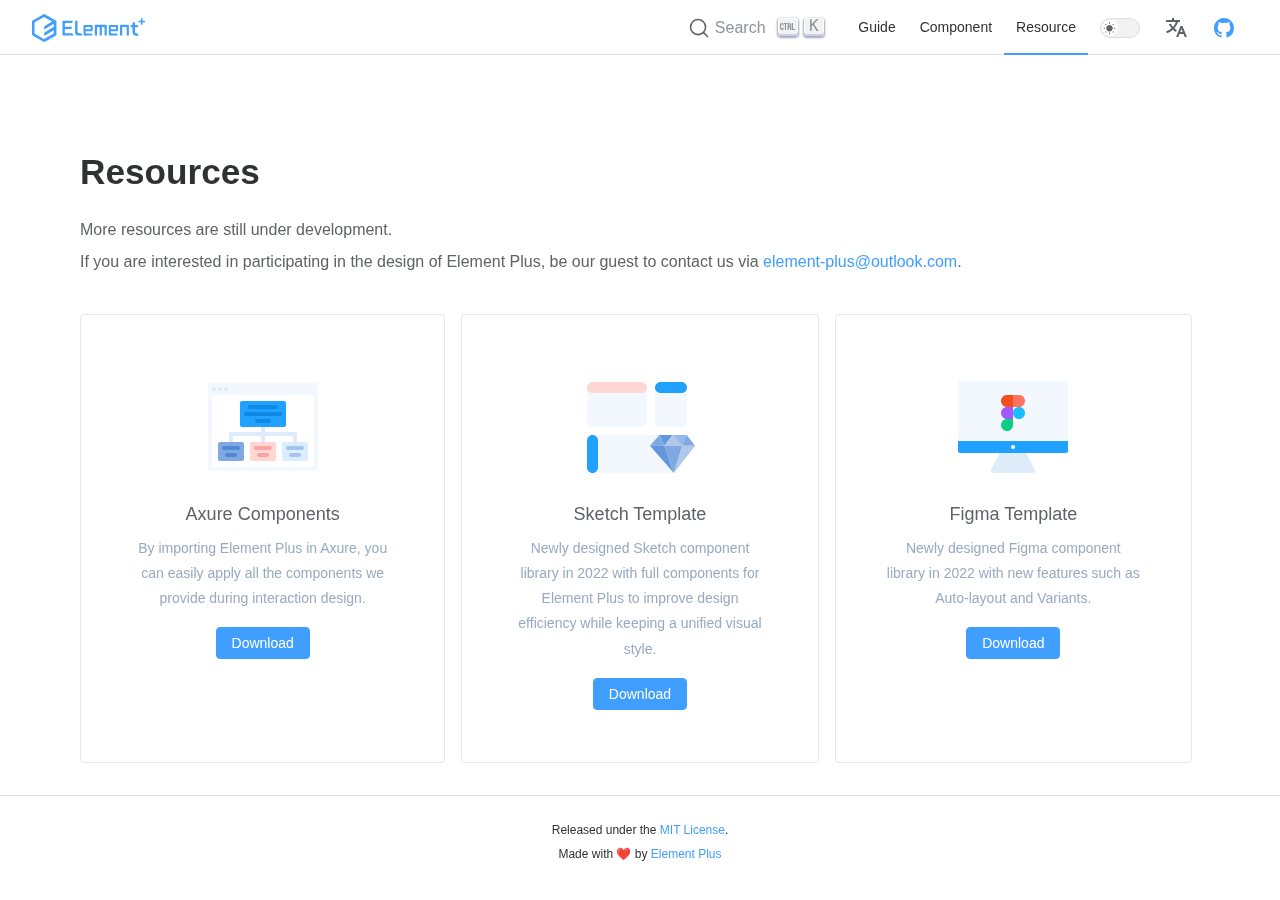
<file: zh-CN/resource/index.html>
<!DOCTYPE html>
<html lang="zh-CN">
  <head>
    <meta charset="utf-8">
    <meta name="viewport" content="width=device-width,initial-scale=1">
    <title>Fast Plus</title>
    <meta name="description" content="a Vue 3 based component library for designers and developers">
    <link rel="stylesheet" href="/assets/style.27e090b7.css">
    <link rel="modulepreload" href="/assets/chunks/resource.49f2f659.js">
    <link rel="modulepreload" href="/assets/app.8059be72.js">
    <link rel="modulepreload" href="/assets/zh-CN_resource_index.md.17c37d30.lean.js">
    
    <link rel="icon" href="/images/element-plus-logo-small.svg" type="image/svg+xm">
  <link rel="apple-touch-icon" href="/apple-touch-icon.png" sizes="180x180">
  <link rel="mask-icon" href="/safari-pinned-tab.svg" color="#5bbad5">
  <meta name="theme-color" content="#ffffff">
  <meta name="msapplication-TileColor" content="#409eff">
  <meta name="msapplication-config" content="/browserconfig.xml">
  <script>window.supportedLangs=["en-US","zh-CN"];</script>
  <script>(()=>{const o=window.supportedLangs,a="preferred_lang",r="en-US",s={en:"en-US",fr:"fr-FR",es:"es-ES"};let e=localStorage.getItem(a)||navigator.language;const n=s[e]||(o.includes(e)?e:r);if(localStorage.setItem(a,n),e=n,!location.pathname.startsWith(`/${e}`)){const t=[`/${e}`].concat(location.pathname.split("/").slice(2)).join("/");location.pathname=t.endsWith(".html")||t.endsWith("/")?t:t.concat("/")}navigator&&navigator.serviceWorker?.controller&&navigator.serviceWorker.controller.postMessage({type:"LANG",lang:e})})();</script>
  <script async="true" src="https://www.googletagmanager.com/gtag/js?id=UA-175337989-1"></script>
  <script>"serviceWorker"in navigator&&navigator.serviceWorker.register("/sw.js").then(function(o){console.log(o)}).catch(function(o){console.log(o)});</script>
  <script async="true">window.dataLayer=window.dataLayer||[];function gtag(){dataLayer.push(arguments)}gtag("js",new Date),gtag("config","UA-175337989-1");</script>
  <script async="true" src="https://www.googletagmanager.com/gtag/js?id=G-M74ZHEQ1M1"></script>
  <script>window.dataLayer=window.dataLayer||[];function gtag(){dataLayer.push(arguments)}gtag("js",new Date),gtag("config","G-M74ZHEQ1M1");</script>
  <script>(function(t,s,n,h,j,e){t.hj=t.hj||function(){(t.hj.q=t.hj.q||[]).push(arguments)},t._hjSettings={hjid:2894908,hjsv:6},j=s.getElementsByTagName("head")[0],e=s.createElement("script"),e.async=1,e.src=n+t._hjSettings.hjid+h+t._hjSettings.hjsv,j.appendChild(e)})(window,document,"https://static.hotjar.com/c/hotjar-",".js?sv=");</script>
  <script async="true">var resource=document.createElement("link");resource.setAttribute("rel","stylesheet"),resource.setAttribute("href","//fonts.loli.net/css?family=Inter:300,400,500,600|Open+Sans:400,600;display=swap"),resource.setAttribute("type","text/css");var head=document.querySelector("head");head.appendChild(resource);</script>
  <script>(()=>{const e=localStorage.getItem("el-theme-appearance");(e==="auto"?window.matchMedia("(prefers-color-scheme: dark)").matches:e==="dark")&&document.documentElement.classList.add("dark")})();</script>
  <meta name="twitter:title" content="Fast Plus">
  <meta property="og:title" content="Fast Plus">
  </head>
  <body>
    <div id="app"><div class="App"><!--[--><span tabindex="-1" data-v-d2e1b550></span><a href="#page-content" class="skip-link visually-hidden" data-v-d2e1b550>Skip to content</a><!--]--><!----><header class="navbar"><div class="navbar-wrapper" data-v-7c586c5c><div class="header-container" data-v-7c586c5c><div class="logo-container" data-v-7c586c5c><a href="/en-US/" data-v-7c586c5c><img class="logo" src="/images/element-plus-logo.svg" alt="Element Plus Logo" data-v-7c586c5c></a></div><div class="content" data-v-7c586c5c><div id="docsearch" class="algolia-search-box search" data-v-7c586c5c></div><nav class="navbar-menu menu" data-v-7c586c5c><!--[--><a class="link-item link is-menu-link" href="/zh-CN/guide/installation" data-v-39eb99e9 data-v-0f2da568><!--[--><!--[-->Guide<!--]--><!--]--><!----></a><a class="link-item link is-menu-link" href="/zh-CN/component/sku" data-v-39eb99e9 data-v-0f2da568><!--[--><!--[-->Component<!--]--><!--]--><!----></a><a class="link-item link is-menu-link active" href="/zh-CN/resource/index" data-v-39eb99e9 data-v-0f2da568><!--[--><!--[-->Resource<!--]--><!--]--><!----></a><!--]--></nav><div class="theme-toggler-content theme-toggler" data-v-7c586c5c data-v-36b198f3><button class="switch" role="switch" aria-label="toggle dark mode" aria-checked="false" data-v-36b198f3 data-v-3de418c2><div class="switch__action"><div class="switch__icon"><!--[--><i class="el-icon" style="font-size:13px;" data-v-3de418c2><!--[--><svg viewbox="0 0 24 24" class="dark-icon" data-v-3de418c2><path d="M11.01 3.05C6.51 3.54 3 7.36 3 12a9 9 0 0 0 9 9c4.63 0 8.45-3.5 8.95-8c.09-.79-.78-1.42-1.54-.95A5.403 5.403 0 0 1 11.1 7.5c0-1.06.31-2.06.84-2.89c.45-.67-.04-1.63-.93-1.56z" fill="currentColor"></path></svg><svg viewbox="0 0 24 24" class="light-icon" data-v-3de418c2><path d="M6.05 4.14l-.39-.39a.993.993 0 0 0-1.4 0l-.01.01a.984.984 0 0 0 0 1.4l.39.39c.39.39 1.01.39 1.4 0l.01-.01a.984.984 0 0 0 0-1.4zM3.01 10.5H1.99c-.55 0-.99.44-.99.99v.01c0 .55.44.99.99.99H3c.56.01 1-.43 1-.98v-.01c0-.56-.44-1-.99-1zm9-9.95H12c-.56 0-1 .44-1 .99v.96c0 .55.44.99.99.99H12c.56.01 1-.43 1-.98v-.97c0-.55-.44-.99-.99-.99zm7.74 3.21c-.39-.39-1.02-.39-1.41-.01l-.39.39a.984.984 0 0 0 0 1.4l.01.01c.39.39 1.02.39 1.4 0l.39-.39a.984.984 0 0 0 0-1.4zm-1.81 15.1l.39.39a.996.996 0 1 0 1.41-1.41l-.39-.39a.993.993 0 0 0-1.4 0c-.4.4-.4 1.02-.01 1.41zM20 11.49v.01c0 .55.44.99.99.99H22c.55 0 .99-.44.99-.99v-.01c0-.55-.44-.99-.99-.99h-1.01c-.55 0-.99.44-.99.99zM12 5.5c-3.31 0-6 2.69-6 6s2.69 6 6 6s6-2.69 6-6s-2.69-6-6-6zm-.01 16.95H12c.55 0 .99-.44.99-.99v-.96c0-.55-.44-.99-.99-.99h-.01c-.55 0-.99.44-.99.99v.96c0 .55.44.99.99.99zm-7.74-3.21c.39.39 1.02.39 1.41 0l.39-.39a.993.993 0 0 0 0-1.4l-.01-.01a.996.996 0 0 0-1.41 0l-.39.39c-.38.4-.38 1.02.01 1.41z" fill="currentColor"></path></svg><!--]--></i><!--]--></div></div></button></div><div class="translation-container translation" data-v-7c586c5c data-v-12008bb2><!----></div><div class="social-links" data-v-7c586c5c data-v-76aa5200><!--[--><a href="https://github.com/lixiaofa/fast-plus" title="GitHub" target="_blank" rel="noreferrer noopener" class="social-link" data-v-76aa5200 data-v-27b301d0><i class="el-icon" style="font-size:24px;" data-v-27b301d0><!--[--><svg preserveAspectRatio="xMidYMid meet" viewBox="0 0 24 24" width="1.2em" height="1.2em" data-v-27b301d0><path fill="currentColor" d="M12 2C6.475 2 2 6.475 2 12a9.994 9.994 0 0 0 6.838 9.488c.5.087.687-.213.687-.476c0-.237-.013-1.024-.013-1.862c-2.512.463-3.162-.612-3.362-1.175c-.113-.288-.6-1.175-1.025-1.413c-.35-.187-.85-.65-.013-.662c.788-.013 1.35.725 1.538 1.025c.9 1.512 2.338 1.087 2.912.825c.088-.65.35-1.087.638-1.337c-2.225-.25-4.55-1.113-4.55-4.938c0-1.088.387-1.987 1.025-2.688c-.1-.25-.45-1.275.1-2.65c0 0 .837-.262 2.75 1.026a9.28 9.28 0 0 1 2.5-.338c.85 0 1.7.112 2.5.337c1.912-1.3 2.75-1.024 2.75-1.024c.55 1.375.2 2.4.1 2.65c.637.7 1.025 1.587 1.025 2.687c0 3.838-2.337 4.688-4.562 4.938c.362.312.675.912.675 1.85c0 1.337-.013 2.412-.013 2.75c0 .262.188.574.688.474A10.016 10.016 0 0 0 22 12c0-5.525-4.475-10-10-10z"></path></svg><!--]--></i></a><!--]--></div><button class="reset-btn menu-hamburger hamburger" aria-label="mobile navigation" aria-expanded="false" aria-controls="full-screen" data-v-7c586c5c><span class="hamburger-1"></span><span class="hamburger-2"></span><span class="hamburger-3"></span></button></div></div></div><!----></header><!----><!----><main id="page-content" class="page-content"><!--[--><div class="hero-content"><div style="position:relative;"><div><div class="page-resource" data-v-d693eadc><h1 data-v-d693eadc>Resources</h1><p data-v-d693eadc>More resources are still under development. </p><p data-v-d693eadc>If you are interested in participating in the design of Element Plus, be our guest to contact us via <span><a href="mailto:element-plus@outlook.com" target="_blank">element-plus@outlook.com</a></span>.</p><div class="flex flex-wrap justify-center mt-32px" data-v-d693eadc><div class="inline-flex w-full md:w-1/3" p="2" pl-0 data-v-d693eadc><div class="el-card is-hover-shadow card" data-v-d693eadc><!--v-if--><div class="el-card__body" style=""><!--[--><svg id="图层_1" version="1.1" xmlns="http://www.w3.org/2000/svg" xmlns:xlink="http://www.w3.org/1999/xlink" x="0px" y="0px" viewbox="0 0 120 120" style="enable-background:new 0 0 120 120;" xml:space="preserve" w="30" alt="axure" data-v-d693eadc data-v-3732c2a3><path class="st0" d="M8,16h104c1.7,0,3,1.3,3,3v82c0,1.7-1.3,3-3,3H8c-1.7,0-3-1.3-3-3V19C5,17.3,6.3,16,8,16z" data-v-3732c2a3></path><path class="st1" d="M13,22c0,1.1-0.9,2-2,2c-1.1,0-2-0.9-2-2s0.9-2,2-2C12.1,20,13,20.9,13,22z M19,22c0,1.1-0.9,2-2,2s-2-0.9-2-2
    s0.9-2,2-2S19,20.9,19,22z M23,24c1.1,0,2-0.9,2-2s-0.9-2-2-2s-2,0.9-2,2S21.9,24,23,24z" data-v-3732c2a3></path><path class="st2" d="M12,28h96c1.7,0,3,1.3,3,3v66c0,1.7-1.3,3-3,3H12c-1.7,0-3-1.3-3-3V31C9,29.3,10.3,28,12,28z" data-v-3732c2a3></path><path class="st3" d="M39,34h42c1.1,0,2,0.9,2,2v22c0,1.1-0.9,2-2,2H39c-1.1,0-2-0.9-2-2V36C37,34.9,37.9,34,39,34z" data-v-3732c2a3></path><path class="st4" d="M47,38h26c1.1,0,2,0.9,2,2l0,0c0,1.1-0.9,2-2,2H47c-1.1,0-2-0.9-2-2l0,0C45,38.9,45.9,38,47,38z" data-v-3732c2a3></path><path class="st4" d="M54,52h12c1.1,0,2,0.9,2,2l0,0c0,1.1-0.9,2-2,2H54c-1.1,0-2-0.9-2-2l0,0C52,52.9,52.9,52,54,52z" data-v-3732c2a3></path><path class="st4" d="M43,45h34c1.1,0,2,0.9,2,2l0,0c0,1.1-0.9,2-2,2H43c-1.1,0-2-0.9-2-2l0,0C41,45.9,41.9,45,43,45z" data-v-3732c2a3></path><path class="st5" d="M17,75h22c1.1,0,2,0.9,2,2v15c0,1.1-0.9,2-2,2H17c-1.1,0-2-0.9-2-2V77C15,75.9,15.9,75,17,75z" data-v-3732c2a3></path><path class="st6" d="M21,79h14c1.1,0,2,0.9,2,2l0,0c0,1.1-0.9,2-2,2H21c-1.1,0-2-0.9-2-2l0,0C19,79.9,19.9,79,21,79z" data-v-3732c2a3></path><path class="st6" d="M24,86h8c1.1,0,2,0.9,2,2l0,0c0,1.1-0.9,2-2,2h-8c-1.1,0-2-0.9-2-2l0,0C22,86.9,22.9,86,24,86z" data-v-3732c2a3></path><path class="st7" d="M49,75h22c1.1,0,2,0.9,2,2v15c0,1.1-0.9,2-2,2H49c-1.1,0-2-0.9-2-2V77C47,75.9,47.9,75,49,75z" data-v-3732c2a3></path><path class="st8" d="M53,79h14c1.1,0,2,0.9,2,2l0,0c0,1.1-0.9,2-2,2H53c-1.1,0-2-0.9-2-2l0,0C51,79.9,51.9,79,53,79z" data-v-3732c2a3></path><path class="st8" d="M56,86h8c1.1,0,2,0.9,2,2l0,0c0,1.1-0.9,2-2,2h-8c-1.1,0-2-0.9-2-2l0,0C54,86.9,54.9,86,56,86z" data-v-3732c2a3></path><path class="st9" d="M81,75h22c1.1,0,2,0.9,2,2v15c0,1.1-0.9,2-2,2H81c-1.1,0-2-0.9-2-2V77C79,75.9,79.9,75,81,75z" data-v-3732c2a3></path><path class="st10" d="M85,79h14c1.1,0,2,0.9,2,2l0,0c0,1.1-0.9,2-2,2H85c-1.1,0-2-0.9-2-2l0,0C83,79.9,83.9,79,85,79z" data-v-3732c2a3></path><path class="st10" d="M88,86h8c1.1,0,2,0.9,2,2l0,0c0,1.1-0.9,2-2,2h-8c-1.1,0-2-0.9-2-2l0,0C86,86.9,86.9,86,88,86z" data-v-3732c2a3></path><path class="st11" d="M58,60h4v5h30c1.1,0,2,0.9,2,2v2v6h-4v-6H62v6h-4v-6H30v6h-4v-6v-2c0-1.1,0.9-2,2-2h30V60z" data-v-3732c2a3></path></svg><h3 data-v-d693eadc>Axure Components</h3><p data-v-d693eadc>By importing Element Plus in Axure, you can easily apply all the components we provide during interaction design.</p><a target="_blank" href="https://github.com/ElementUI/Resources/raw/master/Element_Components_v2.1.0.rplib" data-v-d693eadc><button ariadisabled="false" type="button" class="el-button el-button--primary" style="" data-v-d693eadc><!--v-if--><span class=""><!--[-->Download<!--]--></span></button></a><!--]--></div></div></div><div class="inline-flex w-full md:w-1/3" p="2" data-v-d693eadc><div class="el-card is-hover-shadow card" data-v-d693eadc><!--v-if--><div class="el-card__body" style=""><!--[--><svg id="图层_1" version="1.1" xmlns="http://www.w3.org/2000/svg" xmlns:xlink="http://www.w3.org/1999/xlink" x="0px" y="0px" viewbox="0 0 120 120" style="enable-background:new 0 0 120 120;" xml:space="preserve" w="30" alt="Sketch" data-v-d693eadc data-v-6a529de1><path class="st0" d="M13,15h48c3.3,0,6,2.7,6,6v33c0,3.3-2.7,6-6,6H13c-3.3,0-6-2.7-6-6V21C7,17.7,9.7,15,13,15z" data-v-6a529de1></path><path class="st0" d="M81,15h20c3.3,0,6,2.7,6,6v33c0,3.3-2.7,6-6,6H81c-3.3,0-6-2.7-6-6V21C75,17.7,77.7,15,81,15z" data-v-6a529de1></path><path class="st1" d="M12.5,15h49c3,0,5.5,2.5,5.5,5.5l0,0c0,3-2.5,5.5-5.5,5.5h-49c-3,0-5.5-2.5-5.5-5.5l0,0C7,17.5,9.5,15,12.5,15z
      " data-v-6a529de1></path><path class="st2" d="M80.5,15h21c3,0,5.5,2.5,5.5,5.5l0,0c0,3-2.5,5.5-5.5,5.5h-21c-3,0-5.5-2.5-5.5-5.5l0,0
      C75,17.5,77.5,15,80.5,15z" data-v-6a529de1></path><path class="st0" d="M90,68c3.3,0,6,2.7,6,6v28c0,2.2-1.8,4-4,4H13c-3.3,0-6-2.7-6-6V74c0-3.3,2.7-6,6-6H90z" data-v-6a529de1></path><path class="st2" d="M18,73.5v27c0,3-2.5,5.5-5.5,5.5l0,0c-3,0-5.5-2.5-5.5-5.5v-27c0-3,2.5-5.5,5.5-5.5l0,0
      C15.5,68,18,70.5,18,73.5z" data-v-6a529de1></path><path class="st3" d="M84.3,78.7L79.5,68h13.1L84.3,78.7z" data-v-6a529de1></path><path class="st4" d="M102.1,78.7H84.2L92.6,68L102.1,78.7z" data-v-6a529de1></path><path class="st5" d="M70,78.7L79.5,68l4.8,10.7H70z" data-v-6a529de1></path><path class="st6" d="M92.6,68l9.5,10.7l4.8-10.7H92.6z" data-v-6a529de1></path><path class="st5" d="M106.8,68l8.3,10.7h-13.1L106.8,68z" data-v-6a529de1></path><path class="st7" d="M93.8,106l21.4-27.3h-13.1L93.8,106z" data-v-6a529de1></path><path class="st3" d="M70,78.7L93.8,106l-9.5-27.3H70z" data-v-6a529de1></path><path class="st5" d="M93.8,106l8.3-27.3H84.2L93.8,106z" data-v-6a529de1></path></svg><h3 data-v-d693eadc>Sketch Template</h3><p data-v-d693eadc>Newly designed Sketch component library in 2022 with full components for Element Plus to improve design efficiency while keeping a unified visual style.</p><a target="_blank" href="https://github.com/ElementUI/Resources/raw/master/Element_Plus_Design_System_2022_1.0_Beta.zip" data-v-d693eadc><button ariadisabled="false" type="button" class="el-button el-button--primary" style="" data-v-d693eadc><!--v-if--><span class=""><!--[-->Download<!--]--></span></button></a><!--]--></div></div></div><div class="inline-flex w-full md:w-1/3" p="2" data-v-d693eadc><div class="el-card is-hover-shadow card" data-v-d693eadc><!--v-if--><div class="el-card__body" style=""><!--[--><svg id="图层_1" version="1.1" xmlns="http://www.w3.org/2000/svg" xmlns:xlink="http://www.w3.org/1999/xlink" x="0px" y="0px" viewbox="0 0 120 120" style="enable-background:new 0 0 120 120;" xml:space="preserve" w="30" alt="Figma" data-v-d693eadc data-v-37de047c><path class="st0" d="M7,14h106c1.1,0,2,0.9,2,2v68c0,1.1-0.9,2-2,2H7c-1.1,0-2-0.9-2-2V16C5,14.9,5.9,14,7,14z" data-v-37de047c></path><path class="st1" d="M60,46c0-3.3,2.7-6,6-6l0,0c3.3,0,6,2.7,6,6l0,0c0,3.3-2.7,6-6,6l0,0C62.7,52,60,49.3,60,46L60,46z" data-v-37de047c></path><path class="st2" d="M48,58c0-3.3,2.7-6,6-6h6v6c0,3.3-2.7,6-6,6l0,0C50.7,64,48,61.3,48,58L48,58z" data-v-37de047c></path><path class="st3" d="M60,28v12h6c3.3,0,6-2.7,6-6l0,0c0-3.3-2.7-6-6-6H60z" data-v-37de047c></path><path class="st4" d="M48,34c0,3.3,2.7,6,6,6h6V28h-6C50.7,28,48,30.7,48,34L48,34z" data-v-37de047c></path><path class="st5" d="M48,46c0,3.3,2.7,6,6,6h6V40h-6C50.7,40,48,42.7,48,46L48,46z" data-v-37de047c></path><path class="st6" d="M5,74h110v10c0,1.1-0.9,2-2,2H7c-1.1,0-2-0.9-2-2V74z" data-v-37de047c></path><circle class="st7" cx="60" cy="80" r="2" data-v-37de047c></circle><path class="st8" d="M46.8,86L38,103.1c-0.7,1.3,0.3,2.9,1.8,2.9H60V86H46.8z M73.2,86l8.7,17.1c0.7,1.3-0.3,2.9-1.8,2.9H60V86H73.2
	z" data-v-37de047c></path></svg><h3 data-v-d693eadc>Figma Template</h3><p data-v-d693eadc>Newly designed Figma component library in 2022 with new features such as Auto-layout and Variants.</p><a href="https://www.figma.com/community/file/1021254029764378306" target="_blank" data-v-d693eadc><button ariadisabled="false" type="button" class="el-button el-button--primary" style="" data-v-d693eadc><!--v-if--><span class=""><!--[-->Download<!--]--></span></button></a><!--]--></div></div></div></div></div></div></div></div><div class="el-divider el-divider--horizontal" style="--el-border-style:solid;margin-bottom:0;" role="separator"><!--v-if--></div><div class="text-center py-6 text-xs"><p class="mb-1"> Released under the <a href="https://opensource.org/licenses/MIT" target="_blank" rel="noopener noreferer">MIT License</a>. </p><p class="mt-1"> Made with ❤️ by <a href="https://github.com/element-plus" target="_blank" rel="noopener noreferer">Element Plus</a></p></div><!--]--><!----></main><!----></div></div>
    <script>__VP_HASH_MAP__ = JSON.parse("{\"en-us_component_sku.md\":\"b5977b72\",\"en-us_guide_installation.md\":\"77cae82c\",\"en-us_guide_quickstart.md\":\"dd083cbd\",\"en-us_index.md\":\"91f968b8\",\"en-us_resource_index.md\":\"d0e1ce5c\",\"index.md\":\"b85efcbc\",\"zh-cn_component_sku.md\":\"2eced4c0\",\"zh-cn_guide_installation.md\":\"d253dad8\",\"zh-cn_guide_quickstart.md\":\"afa8d3e3\",\"zh-cn_index.md\":\"d8e8f470\",\"zh-cn_resource_index.md\":\"17c37d30\"}")</script>
    <script type="module" async src="/assets/app.8059be72.js"></script>
    
  </body>
</html>
</file>
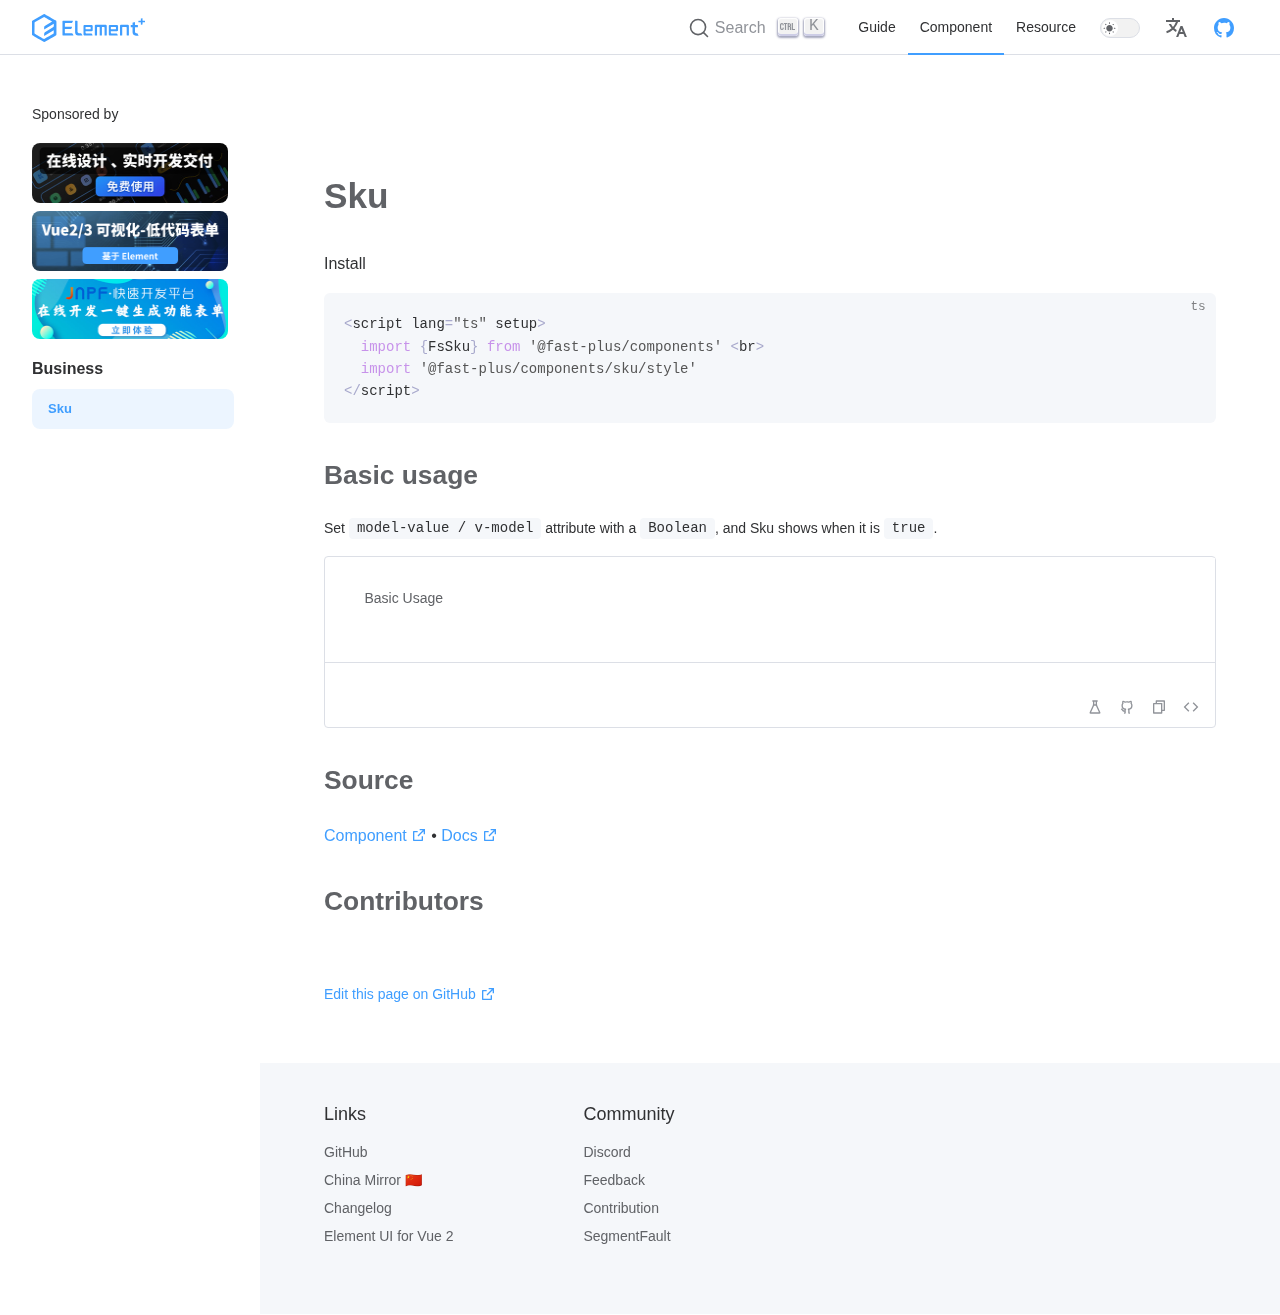
<file: en-US/component/sku.html>
<!DOCTYPE html>
<html lang="en-US">
  <head>
    <meta charset="utf-8">
    <meta name="viewport" content="width=device-width,initial-scale=1">
    <title>Sku | Fast Plus</title>
    <meta name="description" content="a Vue 3 based component library for designers and developers">
    <link rel="stylesheet" href="/assets/style.27e090b7.css">
    <link rel="modulepreload" href="/assets/chunks/contributors.ddbb02c1.js">
    <link rel="modulepreload" href="/assets/app.8059be72.js">
    <link rel="modulepreload" href="/assets/en-US_component_sku.md.b5977b72.lean.js">
    
    <link rel="icon" href="/images/element-plus-logo-small.svg" type="image/svg+xm">
  <link rel="apple-touch-icon" href="/apple-touch-icon.png" sizes="180x180">
  <link rel="mask-icon" href="/safari-pinned-tab.svg" color="#5bbad5">
  <meta name="theme-color" content="#ffffff">
  <meta name="msapplication-TileColor" content="#409eff">
  <meta name="msapplication-config" content="/browserconfig.xml">
  <script>window.supportedLangs=["en-US","zh-CN"];</script>
  <script>(()=>{const o=window.supportedLangs,a="preferred_lang",r="en-US",s={en:"en-US",fr:"fr-FR",es:"es-ES"};let e=localStorage.getItem(a)||navigator.language;const n=s[e]||(o.includes(e)?e:r);if(localStorage.setItem(a,n),e=n,!location.pathname.startsWith(`/${e}`)){const t=[`/${e}`].concat(location.pathname.split("/").slice(2)).join("/");location.pathname=t.endsWith(".html")||t.endsWith("/")?t:t.concat("/")}navigator&&navigator.serviceWorker?.controller&&navigator.serviceWorker.controller.postMessage({type:"LANG",lang:e})})();</script>
  <script async="true" src="https://www.googletagmanager.com/gtag/js?id=UA-175337989-1"></script>
  <script>"serviceWorker"in navigator&&navigator.serviceWorker.register("/sw.js").then(function(o){console.log(o)}).catch(function(o){console.log(o)});</script>
  <script async="true">window.dataLayer=window.dataLayer||[];function gtag(){dataLayer.push(arguments)}gtag("js",new Date),gtag("config","UA-175337989-1");</script>
  <script async="true" src="https://www.googletagmanager.com/gtag/js?id=G-M74ZHEQ1M1"></script>
  <script>window.dataLayer=window.dataLayer||[];function gtag(){dataLayer.push(arguments)}gtag("js",new Date),gtag("config","G-M74ZHEQ1M1");</script>
  <script>(function(t,s,n,h,j,e){t.hj=t.hj||function(){(t.hj.q=t.hj.q||[]).push(arguments)},t._hjSettings={hjid:2894908,hjsv:6},j=s.getElementsByTagName("head")[0],e=s.createElement("script"),e.async=1,e.src=n+t._hjSettings.hjid+h+t._hjSettings.hjsv,j.appendChild(e)})(window,document,"https://static.hotjar.com/c/hotjar-",".js?sv=");</script>
  <script async="true">var resource=document.createElement("link");resource.setAttribute("rel","stylesheet"),resource.setAttribute("href","//fonts.loli.net/css?family=Inter:300,400,500,600|Open+Sans:400,600;display=swap"),resource.setAttribute("type","text/css");var head=document.querySelector("head");head.appendChild(resource);</script>
  <script>(()=>{const e=localStorage.getItem("el-theme-appearance");(e==="auto"?window.matchMedia("(prefers-color-scheme: dark)").matches:e==="dark")&&document.documentElement.classList.add("dark")})();</script>
  <meta name="twitter:title" content="Sku | Fast Plus">
  <meta property="og:title" content="Sku | Fast Plus">
  </head>
  <body>
    <div id="app"><div class="App"><!--[--><span tabindex="-1" data-v-d2e1b550></span><a href="#page-content" class="skip-link visually-hidden" data-v-d2e1b550>Skip to content</a><!--]--><!----><header class="navbar has-sidebar"><div class="navbar-wrapper" data-v-7c586c5c><div class="header-container" data-v-7c586c5c><div class="logo-container" data-v-7c586c5c><a href="/en-US/" data-v-7c586c5c><img class="logo" src="/images/element-plus-logo.svg" alt="Element Plus Logo" data-v-7c586c5c></a></div><div class="content" data-v-7c586c5c><div id="docsearch" class="algolia-search-box search" data-v-7c586c5c></div><nav class="navbar-menu menu" data-v-7c586c5c><!--[--><a class="link-item link is-menu-link" href="/en-US/guide/installation" data-v-39eb99e9 data-v-0f2da568><!--[--><!--[-->Guide<!--]--><!--]--><!----></a><a class="link-item link is-menu-link active" href="/en-US/component/sku" data-v-39eb99e9 data-v-0f2da568><!--[--><!--[-->Component<!--]--><!--]--><!----></a><a class="link-item link is-menu-link" href="/en-US/resource/index" data-v-39eb99e9 data-v-0f2da568><!--[--><!--[-->Resource<!--]--><!--]--><!----></a><!--]--></nav><div class="theme-toggler-content theme-toggler" data-v-7c586c5c data-v-36b198f3><button class="switch" role="switch" aria-label="toggle dark mode" aria-checked="false" data-v-36b198f3 data-v-3de418c2><div class="switch__action"><div class="switch__icon"><!--[--><i class="el-icon" style="font-size:13px;" data-v-3de418c2><!--[--><svg viewbox="0 0 24 24" class="dark-icon" data-v-3de418c2><path d="M11.01 3.05C6.51 3.54 3 7.36 3 12a9 9 0 0 0 9 9c4.63 0 8.45-3.5 8.95-8c.09-.79-.78-1.42-1.54-.95A5.403 5.403 0 0 1 11.1 7.5c0-1.06.31-2.06.84-2.89c.45-.67-.04-1.63-.93-1.56z" fill="currentColor"></path></svg><svg viewbox="0 0 24 24" class="light-icon" data-v-3de418c2><path d="M6.05 4.14l-.39-.39a.993.993 0 0 0-1.4 0l-.01.01a.984.984 0 0 0 0 1.4l.39.39c.39.39 1.01.39 1.4 0l.01-.01a.984.984 0 0 0 0-1.4zM3.01 10.5H1.99c-.55 0-.99.44-.99.99v.01c0 .55.44.99.99.99H3c.56.01 1-.43 1-.98v-.01c0-.56-.44-1-.99-1zm9-9.95H12c-.56 0-1 .44-1 .99v.96c0 .55.44.99.99.99H12c.56.01 1-.43 1-.98v-.97c0-.55-.44-.99-.99-.99zm7.74 3.21c-.39-.39-1.02-.39-1.41-.01l-.39.39a.984.984 0 0 0 0 1.4l.01.01c.39.39 1.02.39 1.4 0l.39-.39a.984.984 0 0 0 0-1.4zm-1.81 15.1l.39.39a.996.996 0 1 0 1.41-1.41l-.39-.39a.993.993 0 0 0-1.4 0c-.4.4-.4 1.02-.01 1.41zM20 11.49v.01c0 .55.44.99.99.99H22c.55 0 .99-.44.99-.99v-.01c0-.55-.44-.99-.99-.99h-1.01c-.55 0-.99.44-.99.99zM12 5.5c-3.31 0-6 2.69-6 6s2.69 6 6 6s6-2.69 6-6s-2.69-6-6-6zm-.01 16.95H12c.55 0 .99-.44.99-.99v-.96c0-.55-.44-.99-.99-.99h-.01c-.55 0-.99.44-.99.99v.96c0 .55.44.99.99.99zm-7.74-3.21c.39.39 1.02.39 1.41 0l.39-.39a.993.993 0 0 0 0-1.4l-.01-.01a.996.996 0 0 0-1.41 0l-.39.39c-.38.4-.38 1.02.01 1.41z" fill="currentColor"></path></svg><!--]--></i><!--]--></div></div></button></div><div class="translation-container translation" data-v-7c586c5c data-v-12008bb2><!----></div><div class="social-links" data-v-7c586c5c data-v-76aa5200><!--[--><a href="https://github.com/lixiaofa/fast-plus" title="GitHub" target="_blank" rel="noreferrer noopener" class="social-link" data-v-76aa5200 data-v-27b301d0><i class="el-icon" style="font-size:24px;" data-v-27b301d0><!--[--><svg preserveAspectRatio="xMidYMid meet" viewBox="0 0 24 24" width="1.2em" height="1.2em" data-v-27b301d0><path fill="currentColor" d="M12 2C6.475 2 2 6.475 2 12a9.994 9.994 0 0 0 6.838 9.488c.5.087.687-.213.687-.476c0-.237-.013-1.024-.013-1.862c-2.512.463-3.162-.612-3.362-1.175c-.113-.288-.6-1.175-1.025-1.413c-.35-.187-.85-.65-.013-.662c.788-.013 1.35.725 1.538 1.025c.9 1.512 2.338 1.087 2.912.825c.088-.65.35-1.087.638-1.337c-2.225-.25-4.55-1.113-4.55-4.938c0-1.088.387-1.987 1.025-2.688c-.1-.25-.45-1.275.1-2.65c0 0 .837-.262 2.75 1.026a9.28 9.28 0 0 1 2.5-.338c.85 0 1.7.112 2.5.337c1.912-1.3 2.75-1.024 2.75-1.024c.55 1.375.2 2.4.1 2.65c.637.7 1.025 1.587 1.025 2.687c0 3.838-2.337 4.688-4.562 4.938c.362.312.675.912.675 1.85c0 1.337-.013 2.412-.013 2.75c0 .262.188.574.688.474A10.016 10.016 0 0 0 22 12c0-5.525-4.475-10-10-10z"></path></svg><!--]--></i></a><!--]--></div><button class="reset-btn menu-hamburger hamburger" aria-label="mobile navigation" aria-expanded="false" aria-controls="full-screen" data-v-7c586c5c><span class="hamburger-1"></span><span class="hamburger-2"></span><span class="hamburger-3"></span></button></div></div></div><!----></header><div class="sub-nav py-3 flex items-center"><button class="reset-btn sidebar-button flex items-center" aria-expanded="false"><i class="el-icon mr-2" style="font-size:20px;"><!--[--><svg width="20" height="20" viewbox="0 0 20 20" fill="none" xmlns="http://www.w3.org/2000/svg"><rect x="2" y="7" width="11" height="2" fill="#606266"></rect><rect x="2" y="11" width="14" height="2" fill="#606266"></rect><rect x="2" y="15" width="8" height="2" fill="#606266"></rect><rect x="2" y="3" width="16" height="2" fill="#606266"></rect></svg><!--]--></i><span class="leading-6">Menu</span></button><button ariadisabled="false" type="button" class="el-button is-link go-back-top height-5" style=""><!--v-if--><span class=""><!--[--> Back to top <!--]--></span></button></div><div class="el-scrollbar sidebar"><div class="el-scrollbar__wrap el-scrollbar__wrap--hidden-default" style=""><div class="el-scrollbar__view" style=""><!--[--><aside><!--[--><div class="page-content" data-v-572119cf><p class="title" data-v-572119cf>Sponsored by</p><div data-v-572119cf data-v-23d0a532><!--[--><a href="https://js.design/?source=element-plus&amp;plan=sy" title="即时设计 - 专业在线UI设计工具" class="sponsor-item inline-flex" style="" target="_blank" data-v-23d0a532><img src="/images/js-design-banner.jpg" alt="JSDesign" data-v-23d0a532></a><a href="https://www.vform666.com/" title="VForm - Vue 2/3 可视化低代码表单" class="sponsor-item inline-flex" style="" target="_blank" data-v-23d0a532><img src="/images/vform-banner.png" alt="VForm" data-v-23d0a532></a><a href="https://www.jnpfsoft.com/index.html?from=elementUI" title="JNPF - JNPF 低代码开发平台，让开发变得简单！" class="sponsor-item inline-flex" style="" target="_blank" data-v-23d0a532><img src="/images/sponsors/jnpfsoft.jpg" alt="JNPF" data-v-23d0a532></a><!--]--></div><div data-v-572119cf data-v-97807a40><!--[--><!--]--></div></div><!--]--><div class="sidebar-groups"><!--[--><section class="sidebar-group"><p class="sidebar-group__title">Business</p><!--[--><a class="link active" href="/en-US/component/sku" data-v-25b378d2><p class="link-text" data-v-25b378d2>Sku</p><!----></a><!--]--></section><!--]--></div><!--[--><!--]--></aside><!--]--></div></div><!--[--><div class="el-scrollbar__bar is-horizontal" style="display:none;"><div class="el-scrollbar__thumb" style="width:0;transform:translateX(0%);"></div></div><div class="el-scrollbar__bar is-vertical" style="display:none;"><div class="el-scrollbar__thumb" style="height:0;transform:translateY(0%);"></div></div><!--]--></div><main id="page-content" class="page-content has-sidebar"><div class="doc-content-wrapper"><div class="doc-content-container"><div style="position:relative;" class="doc-content"><div><h1 id="sku" tabindex="-1">Sku <a class="header-anchor vp-link" href="#sku" aria-hidden="true">#</a></h1><p>Install</p><div class="language-ts"><pre><code><span class="token operator">&lt;</span>script lang<span class="token operator">=</span><span class="token string">&quot;ts&quot;</span> setup<span class="token operator">&gt;</span>
  <span class="token keyword">import</span> <span class="token punctuation">{</span>FsSku<span class="token punctuation">}</span> <span class="token keyword">from</span> <span class="token string">&#39;@fast-plus/components&#39;</span> <span class="token operator">&lt;</span>br<span class="token operator">&gt;</span>
  <span class="token keyword">import</span> <span class="token string">&#39;@fast-plus/components/sku/style&#39;</span>
<span class="token operator">&lt;</span><span class="token operator">/</span>script<span class="token operator">&gt;</span>
</code></pre></div><h2 id="basic-usage" tabindex="-1">Basic usage <a class="header-anchor vp-link" href="#basic-usage" aria-hidden="true">#</a></h2><!----><h2 id="source" tabindex="-1">Source <a class="header-anchor vp-link" href="#source" aria-hidden="true">#</a></h2><p><a href="https://github.com/lixiaofa/fast-plus/tree/master/packages/components/sku" class="vp-link" target="_blank" rel="noopener noreferrer">Component<svg preserveAspectRatio="xMidYMid meet" viewBox="0 0 24 24" width="1.2em" height="1.2em" class="link-icon"><path fill="currentColor" d="M10 6v2H5v11h11v-5h2v6a1 1 0 0 1-1 1H4a1 1 0 0 1-1-1V7a1 1 0 0 1 1-1h6zm11-3v8h-2V6.413l-7.793 7.794l-1.414-1.414L17.585 5H13V3h8z"></path></svg></a> • <a href="https://github.com/lixiaofa/fast-plus/blob/master/docs/en-US/component/sku.md" class="vp-link" target="_blank" rel="noopener noreferrer">Docs<svg preserveAspectRatio="xMidYMid meet" viewBox="0 0 24 24" width="1.2em" height="1.2em" class="link-icon"><path fill="currentColor" d="M10 6v2H5v11h11v-5h2v6a1 1 0 0 1-1 1H4a1 1 0 0 1-1-1V7a1 1 0 0 1 1-1h6zm11-3v8h-2V6.413l-7.793 7.794l-1.414-1.414L17.585 5H13V3h8z"></path></svg></a></p><h2 id="contributors" tabindex="-1">Contributors <a class="header-anchor vp-link" href="#contributors" aria-hidden="true">#</a></h2><div class="mb-4" data-v-76666eae><div class="flex flex-wrap gap-4 pt-2" data-v-76666eae><!--[--><!--]--></div></div></div></div><footer class="page-footer" data-v-3e2f3e7f><div class="edit" data-v-3e2f3e7f><div class="edit-link" data-v-3e2f3e7f data-v-7d4aa2c8><a class="link text-sm" href="https://github.com/lixiaofa/fast-plus/edit/master/docs/en-US/component/sku.md" target="_blank" rel="noopener noreferrer" data-v-7d4aa2c8>Edit this page on GitHub <i class="el-icon" style="font-size:16px;vertical-align:text-top;line-height:24px;" data-v-7d4aa2c8><!--[--><svg preserveAspectRatio="xMidYMid meet" viewBox="0 0 24 24" width="1.2em" height="1.2em" data-v-7d4aa2c8><path fill="currentColor" d="M10 6v2H5v11h11v-5h2v6a1 1 0 0 1-1 1H4a1 1 0 0 1-1-1V7a1 1 0 0 1 1-1h6zm11-3v8h-2V6.413l-7.793 7.794l-1.414-1.414L17.585 5H13V3h8z"></path></svg><!--]--></i></a></div></div></footer><!----></div><aside class="toc-wrapper" data-v-36b515f8><nav class="toc-content" data-v-36b515f8><h3 class="toc-content__heading" data-v-36b515f8>Contents</h3><ul class="toc-items" data-v-36b515f8><!--[--><li class="toc-item" data-v-36b515f8><a class="toc-link" href="#basic-usage" title="Basic usage" data-v-36b515f8><p>Basic usage</p>
</a><!----></li><li class="toc-item" data-v-36b515f8><a class="toc-link" href="#source" title="Source" data-v-36b515f8><p>Source</p>
</a><!----></li><li class="toc-item" data-v-36b515f8><a class="toc-link" href="#contributors" title="Contributors" data-v-36b515f8><p>Contributors</p>
</a><!----></li><!--]--></ul><div class="toc-marker" data-v-36b515f8></div><p class="text-14px font-300 color-$text-color-secondary" data-v-36b515f8>Sponsored by</p><div class="join sponsors-button mt-4 w-100%" data-v-36b515f8><!--[--><a href="mailto:element-plus@outlook.com" target="_blank" class="el-tooltip__trigger"><button ariadisabled="false" type="button" class="el-button" style="overflow:hidden;"><!--v-if--><span class=""><!--[-->Become a Sponsor!<!--]--></span></button></a><!--teleport start--><!--teleport end--><!--]--></div><div class="m-t-16px flex flex-wrap justify-between" data-v-36b515f8><!--[--><!--[--><a href="https://wonderful-code.gitee.io/?from=element-plus" title="BuildAdmin - Vue3企业级开源后台管理系统" target="_blank"><div class="flex m-b-2px bg-#F9F9F9 rd-0px h-40px w-89px justify-center items-center"><img src="/images/sponsors/buildadmin-l.png" alt="BuildAdmin"></div></a><!--]--><!--[--><a href="https://bit.dev/?from=element-ui" title="bit - Share Code" target="_blank"><div class="flex m-b-2px bg-#F9F9F9 rd-0px h-40px w-89px justify-center items-center"><img src="/images/bit-l.png" alt="bit"></div></a><!--]--><!--[--><div class="flex bg-#F9F9F9 rd-0px h-40px w-89px justify-center items-center"><div class="color-#ddd text-13px cursor-default">Your logo</div></div><!--]--><!--]--></div><div class="m-t-16px" data-v-36b515f8><!--[--><!--]--></div></nav></aside></div><footer class="footer"><div class="footer-main"><h4>Links</h4><a href="https://github.com/element-plus/element-plus" class="footer-main-link" target="_blank">GitHub</a><a href="https://element-plus.gitee.io/zh-CN/" class="footer-main-link" target="_blank">China Mirror 🇨🇳</a><a href="https://github.com/element-plus/element-plus/releases" class="footer-main-link" target="_blank">Changelog</a><a href="https://element.eleme.io/" class="footer-main-link" target="_blank">Element UI for Vue 2</a></div><div class="footer-main"><h4>Community</h4><a href="https://discord.com/invite/gXK9XNzW3X" class="footer-main-link" target="_blank">Discord</a><a href="https://github.com/element-plus/element-plus/issues" class="footer-main-link" target="_blank">Feedback</a><a href="https://github.com/element-plus/element-plus/blob/dev/.github/CONTRIBUTING.en-US.md" class="footer-main-link" target="_blank">Contribution</a><a href="https://segmentfault.com/t/element-plus" class="footer-main-link" target="_blank">SegmentFault</a></div></footer></main><!----></div></div>
    <script>__VP_HASH_MAP__ = JSON.parse("{\"en-us_component_sku.md\":\"b5977b72\",\"en-us_guide_installation.md\":\"77cae82c\",\"en-us_guide_quickstart.md\":\"dd083cbd\",\"en-us_index.md\":\"91f968b8\",\"en-us_resource_index.md\":\"d0e1ce5c\",\"index.md\":\"b85efcbc\",\"zh-cn_component_sku.md\":\"2eced4c0\",\"zh-cn_guide_installation.md\":\"d253dad8\",\"zh-cn_guide_quickstart.md\":\"afa8d3e3\",\"zh-cn_index.md\":\"d8e8f470\",\"zh-cn_resource_index.md\":\"17c37d30\"}")</script>
    <script type="module" async src="/assets/app.8059be72.js"></script>
    
  </body>
</html>
</file>
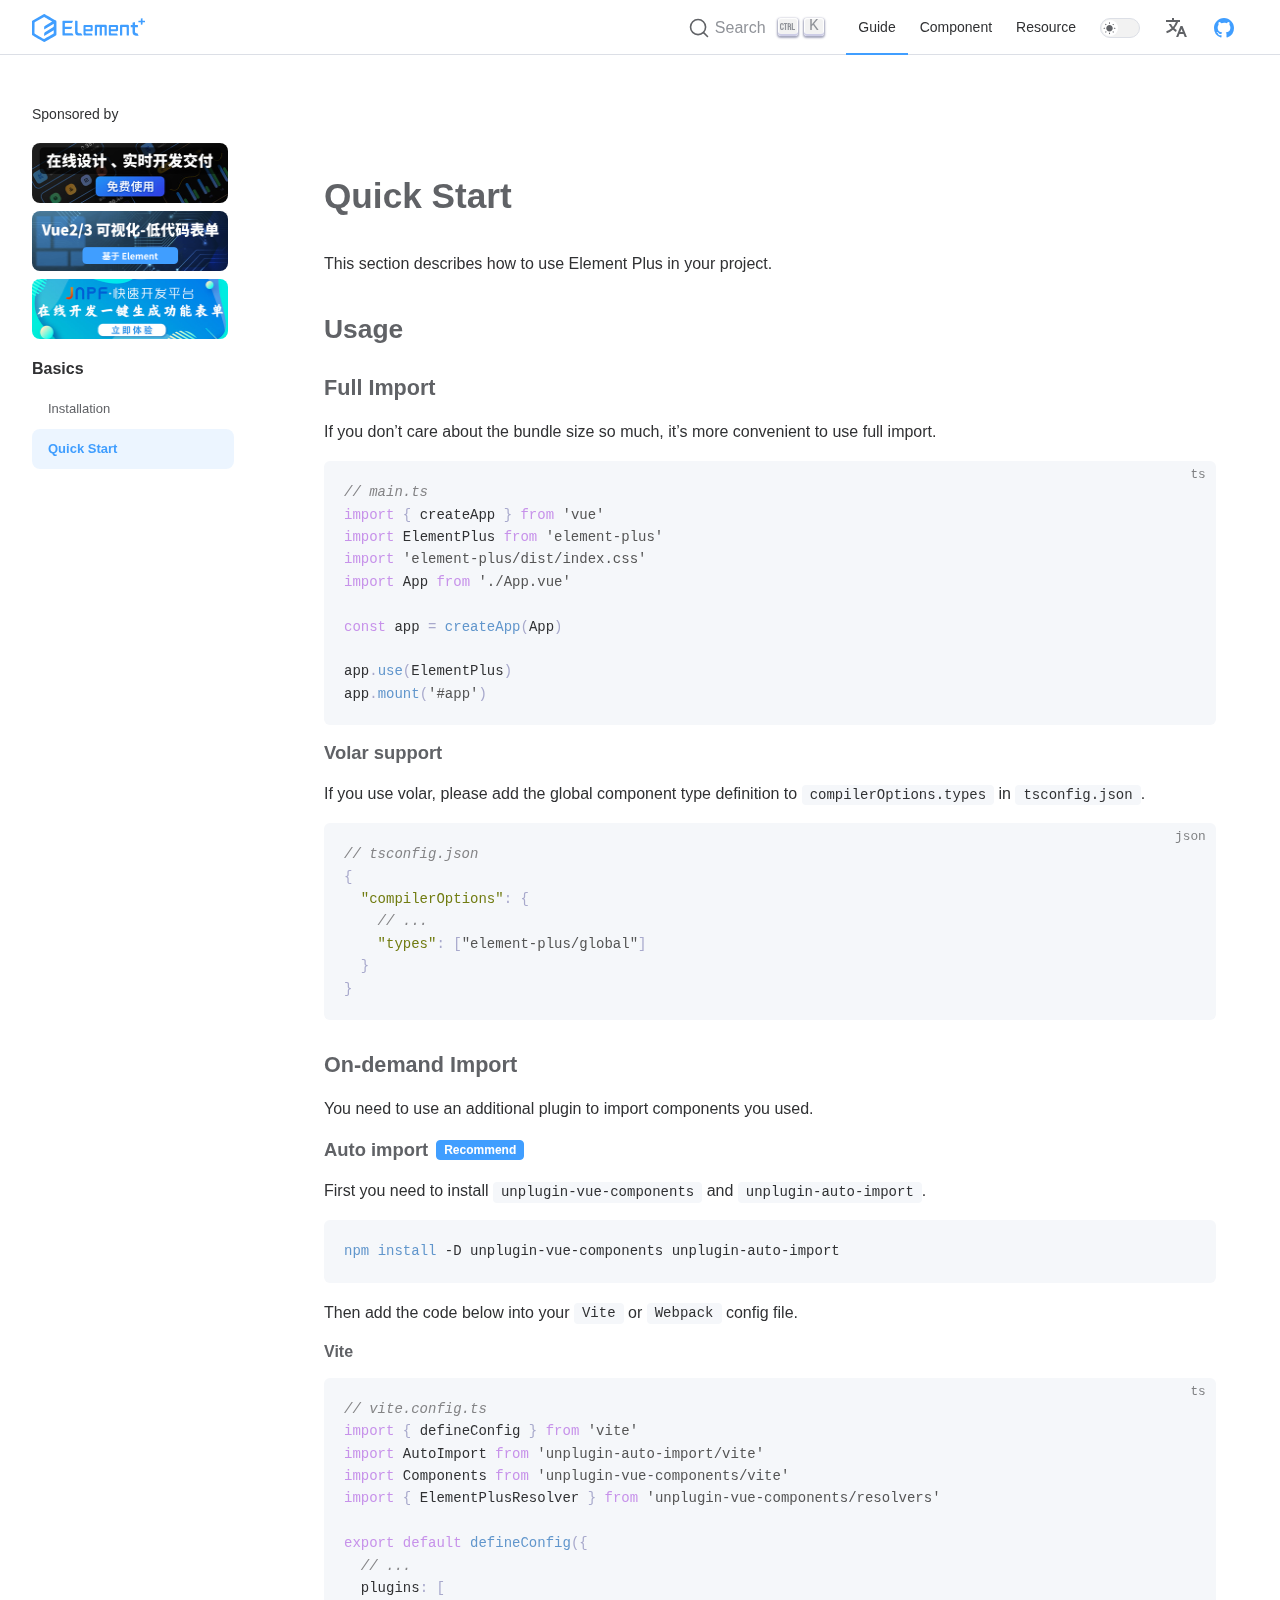
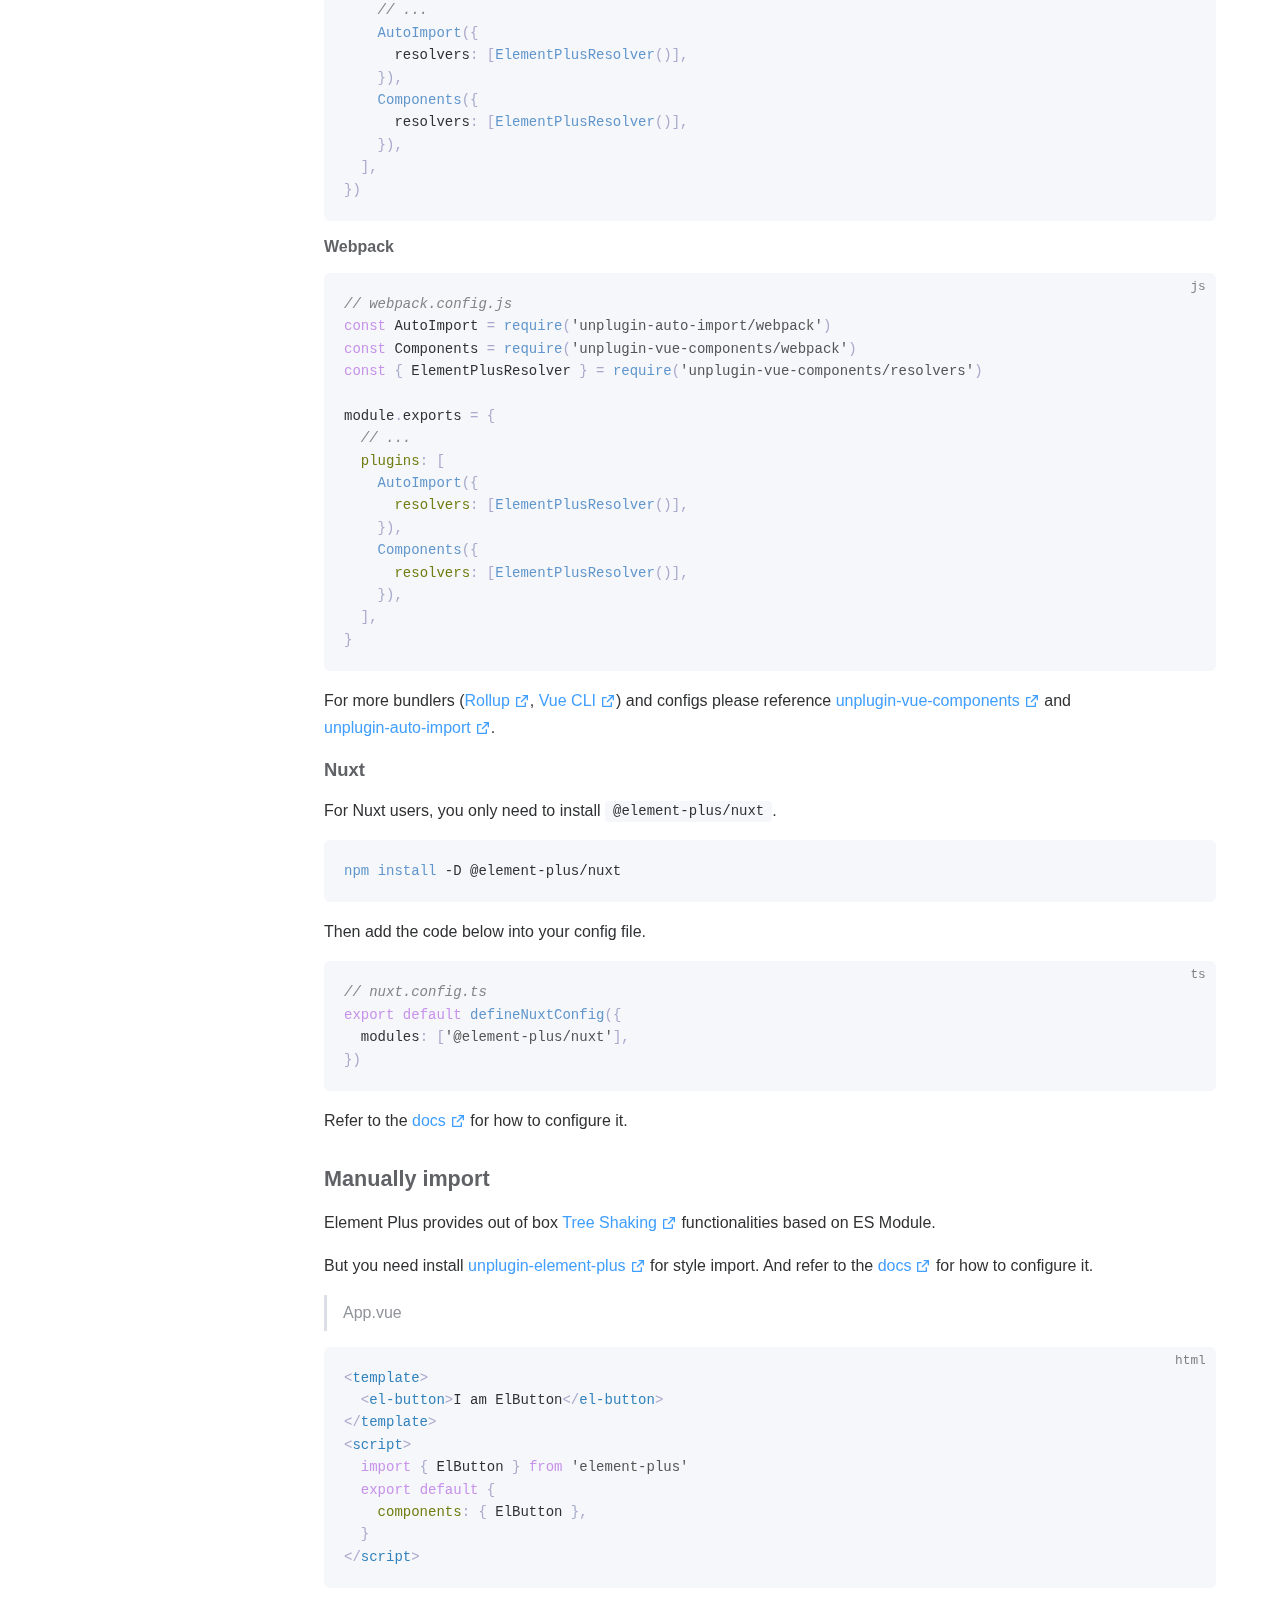
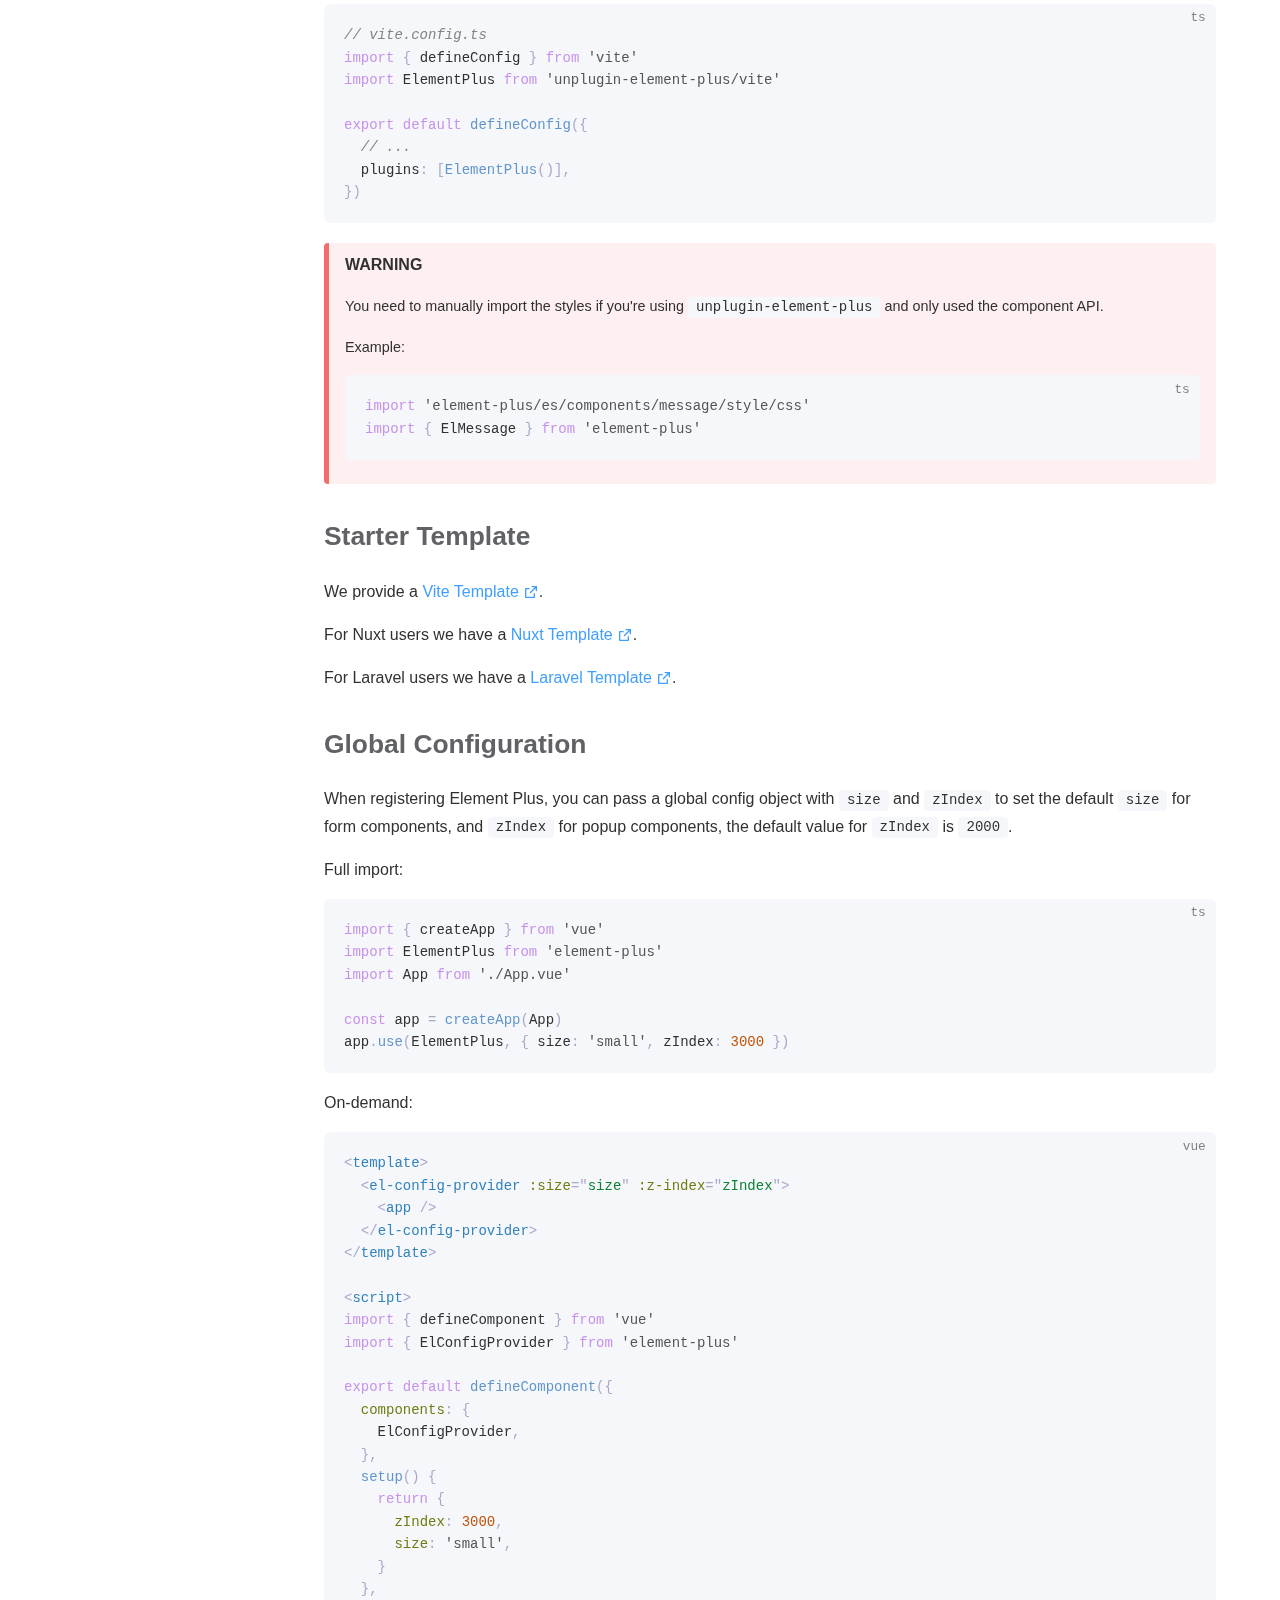
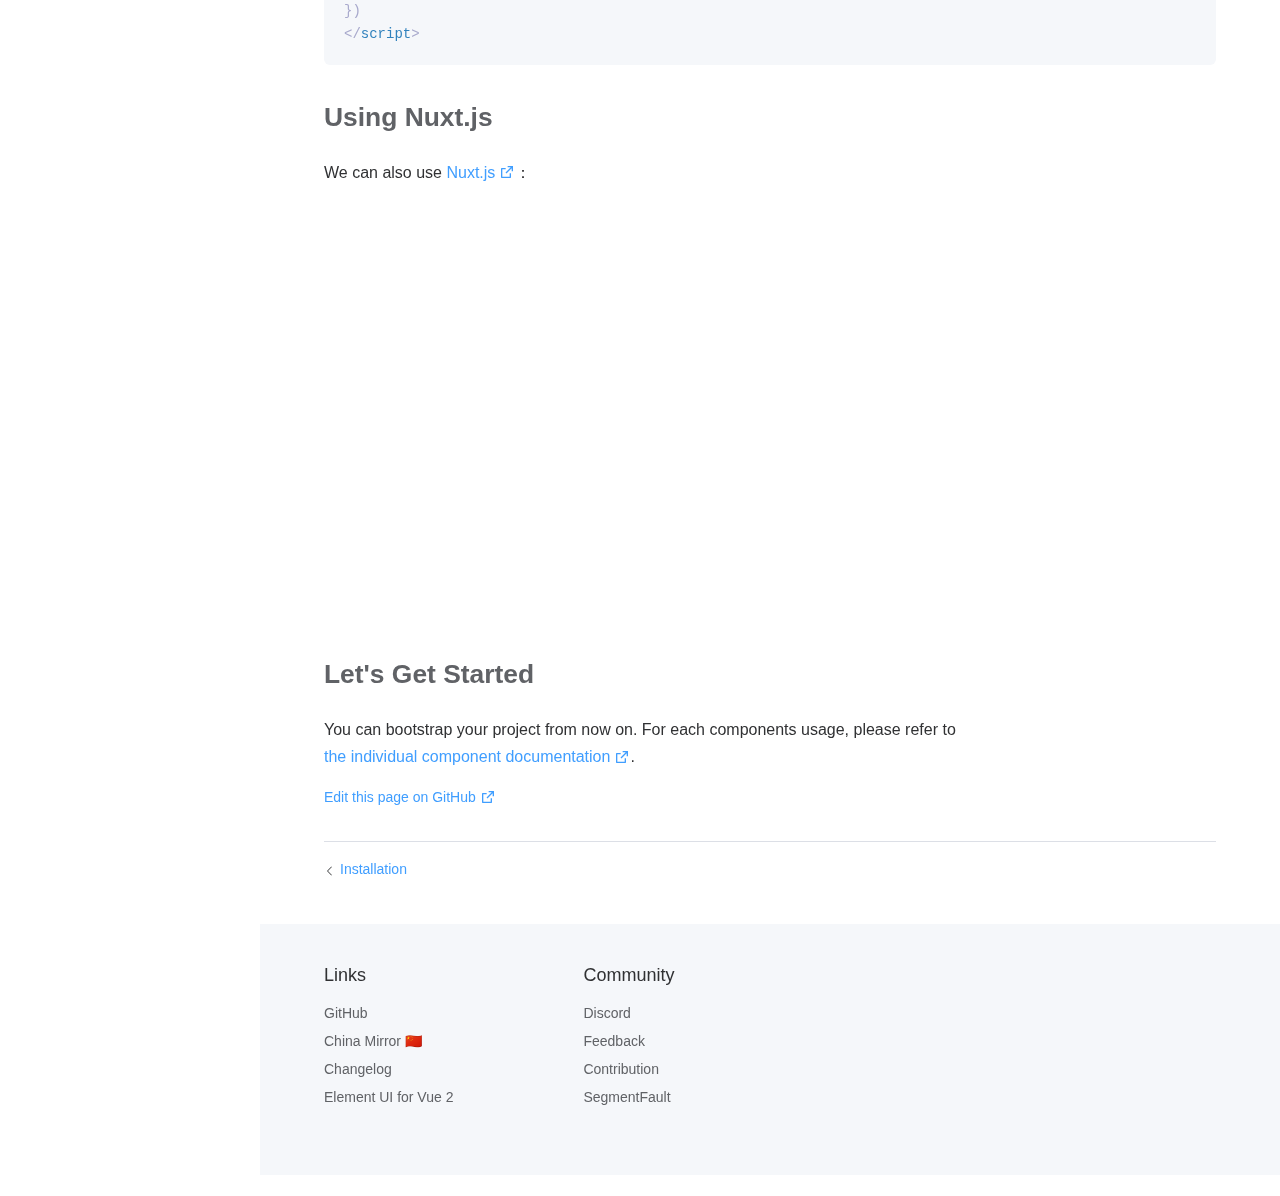
<file: en-US/guide/quickstart.html>
<!DOCTYPE html>
<html lang="en-US">
  <head>
    <meta charset="utf-8">
    <meta name="viewport" content="width=device-width,initial-scale=1">
    <title>Quick Start | Fast Plus</title>
    <meta name="description" content="a Vue 3 based component library for designers and developers">
    <link rel="stylesheet" href="/assets/style.27e090b7.css">
    <link rel="modulepreload" href="/assets/app.8059be72.js">
    <link rel="modulepreload" href="/assets/en-US_guide_quickstart.md.dd083cbd.lean.js">
    
    <link rel="icon" href="/images/element-plus-logo-small.svg" type="image/svg+xm">
  <link rel="apple-touch-icon" href="/apple-touch-icon.png" sizes="180x180">
  <link rel="mask-icon" href="/safari-pinned-tab.svg" color="#5bbad5">
  <meta name="theme-color" content="#ffffff">
  <meta name="msapplication-TileColor" content="#409eff">
  <meta name="msapplication-config" content="/browserconfig.xml">
  <script>window.supportedLangs=["en-US","zh-CN"];</script>
  <script>(()=>{const o=window.supportedLangs,a="preferred_lang",r="en-US",s={en:"en-US",fr:"fr-FR",es:"es-ES"};let e=localStorage.getItem(a)||navigator.language;const n=s[e]||(o.includes(e)?e:r);if(localStorage.setItem(a,n),e=n,!location.pathname.startsWith(`/${e}`)){const t=[`/${e}`].concat(location.pathname.split("/").slice(2)).join("/");location.pathname=t.endsWith(".html")||t.endsWith("/")?t:t.concat("/")}navigator&&navigator.serviceWorker?.controller&&navigator.serviceWorker.controller.postMessage({type:"LANG",lang:e})})();</script>
  <script async="true" src="https://www.googletagmanager.com/gtag/js?id=UA-175337989-1"></script>
  <script>"serviceWorker"in navigator&&navigator.serviceWorker.register("/sw.js").then(function(o){console.log(o)}).catch(function(o){console.log(o)});</script>
  <script async="true">window.dataLayer=window.dataLayer||[];function gtag(){dataLayer.push(arguments)}gtag("js",new Date),gtag("config","UA-175337989-1");</script>
  <script async="true" src="https://www.googletagmanager.com/gtag/js?id=G-M74ZHEQ1M1"></script>
  <script>window.dataLayer=window.dataLayer||[];function gtag(){dataLayer.push(arguments)}gtag("js",new Date),gtag("config","G-M74ZHEQ1M1");</script>
  <script>(function(t,s,n,h,j,e){t.hj=t.hj||function(){(t.hj.q=t.hj.q||[]).push(arguments)},t._hjSettings={hjid:2894908,hjsv:6},j=s.getElementsByTagName("head")[0],e=s.createElement("script"),e.async=1,e.src=n+t._hjSettings.hjid+h+t._hjSettings.hjsv,j.appendChild(e)})(window,document,"https://static.hotjar.com/c/hotjar-",".js?sv=");</script>
  <script async="true">var resource=document.createElement("link");resource.setAttribute("rel","stylesheet"),resource.setAttribute("href","//fonts.loli.net/css?family=Inter:300,400,500,600|Open+Sans:400,600;display=swap"),resource.setAttribute("type","text/css");var head=document.querySelector("head");head.appendChild(resource);</script>
  <script>(()=>{const e=localStorage.getItem("el-theme-appearance");(e==="auto"?window.matchMedia("(prefers-color-scheme: dark)").matches:e==="dark")&&document.documentElement.classList.add("dark")})();</script>
  <meta name="twitter:title" content="Quick Start | Fast Plus">
  <meta property="og:title" content="Quick Start | Fast Plus">
  </head>
  <body>
    <div id="app"><div class="App"><!--[--><span tabindex="-1" data-v-d2e1b550></span><a href="#page-content" class="skip-link visually-hidden" data-v-d2e1b550>Skip to content</a><!--]--><!----><header class="navbar has-sidebar"><div class="navbar-wrapper" data-v-7c586c5c><div class="header-container" data-v-7c586c5c><div class="logo-container" data-v-7c586c5c><a href="/en-US/" data-v-7c586c5c><img class="logo" src="/images/element-plus-logo.svg" alt="Element Plus Logo" data-v-7c586c5c></a></div><div class="content" data-v-7c586c5c><div id="docsearch" class="algolia-search-box search" data-v-7c586c5c></div><nav class="navbar-menu menu" data-v-7c586c5c><!--[--><a class="link-item link is-menu-link active" href="/en-US/guide/installation" data-v-39eb99e9 data-v-0f2da568><!--[--><!--[-->Guide<!--]--><!--]--><!----></a><a class="link-item link is-menu-link" href="/en-US/component/sku" data-v-39eb99e9 data-v-0f2da568><!--[--><!--[-->Component<!--]--><!--]--><!----></a><a class="link-item link is-menu-link" href="/en-US/resource/index" data-v-39eb99e9 data-v-0f2da568><!--[--><!--[-->Resource<!--]--><!--]--><!----></a><!--]--></nav><div class="theme-toggler-content theme-toggler" data-v-7c586c5c data-v-36b198f3><button class="switch" role="switch" aria-label="toggle dark mode" aria-checked="false" data-v-36b198f3 data-v-3de418c2><div class="switch__action"><div class="switch__icon"><!--[--><i class="el-icon" style="font-size:13px;" data-v-3de418c2><!--[--><svg viewbox="0 0 24 24" class="dark-icon" data-v-3de418c2><path d="M11.01 3.05C6.51 3.54 3 7.36 3 12a9 9 0 0 0 9 9c4.63 0 8.45-3.5 8.95-8c.09-.79-.78-1.42-1.54-.95A5.403 5.403 0 0 1 11.1 7.5c0-1.06.31-2.06.84-2.89c.45-.67-.04-1.63-.93-1.56z" fill="currentColor"></path></svg><svg viewbox="0 0 24 24" class="light-icon" data-v-3de418c2><path d="M6.05 4.14l-.39-.39a.993.993 0 0 0-1.4 0l-.01.01a.984.984 0 0 0 0 1.4l.39.39c.39.39 1.01.39 1.4 0l.01-.01a.984.984 0 0 0 0-1.4zM3.01 10.5H1.99c-.55 0-.99.44-.99.99v.01c0 .55.44.99.99.99H3c.56.01 1-.43 1-.98v-.01c0-.56-.44-1-.99-1zm9-9.95H12c-.56 0-1 .44-1 .99v.96c0 .55.44.99.99.99H12c.56.01 1-.43 1-.98v-.97c0-.55-.44-.99-.99-.99zm7.74 3.21c-.39-.39-1.02-.39-1.41-.01l-.39.39a.984.984 0 0 0 0 1.4l.01.01c.39.39 1.02.39 1.4 0l.39-.39a.984.984 0 0 0 0-1.4zm-1.81 15.1l.39.39a.996.996 0 1 0 1.41-1.41l-.39-.39a.993.993 0 0 0-1.4 0c-.4.4-.4 1.02-.01 1.41zM20 11.49v.01c0 .55.44.99.99.99H22c.55 0 .99-.44.99-.99v-.01c0-.55-.44-.99-.99-.99h-1.01c-.55 0-.99.44-.99.99zM12 5.5c-3.31 0-6 2.69-6 6s2.69 6 6 6s6-2.69 6-6s-2.69-6-6-6zm-.01 16.95H12c.55 0 .99-.44.99-.99v-.96c0-.55-.44-.99-.99-.99h-.01c-.55 0-.99.44-.99.99v.96c0 .55.44.99.99.99zm-7.74-3.21c.39.39 1.02.39 1.41 0l.39-.39a.993.993 0 0 0 0-1.4l-.01-.01a.996.996 0 0 0-1.41 0l-.39.39c-.38.4-.38 1.02.01 1.41z" fill="currentColor"></path></svg><!--]--></i><!--]--></div></div></button></div><div class="translation-container translation" data-v-7c586c5c data-v-12008bb2><!----></div><div class="social-links" data-v-7c586c5c data-v-76aa5200><!--[--><a href="https://github.com/lixiaofa/fast-plus" title="GitHub" target="_blank" rel="noreferrer noopener" class="social-link" data-v-76aa5200 data-v-27b301d0><i class="el-icon" style="font-size:24px;" data-v-27b301d0><!--[--><svg preserveAspectRatio="xMidYMid meet" viewBox="0 0 24 24" width="1.2em" height="1.2em" data-v-27b301d0><path fill="currentColor" d="M12 2C6.475 2 2 6.475 2 12a9.994 9.994 0 0 0 6.838 9.488c.5.087.687-.213.687-.476c0-.237-.013-1.024-.013-1.862c-2.512.463-3.162-.612-3.362-1.175c-.113-.288-.6-1.175-1.025-1.413c-.35-.187-.85-.65-.013-.662c.788-.013 1.35.725 1.538 1.025c.9 1.512 2.338 1.087 2.912.825c.088-.65.35-1.087.638-1.337c-2.225-.25-4.55-1.113-4.55-4.938c0-1.088.387-1.987 1.025-2.688c-.1-.25-.45-1.275.1-2.65c0 0 .837-.262 2.75 1.026a9.28 9.28 0 0 1 2.5-.338c.85 0 1.7.112 2.5.337c1.912-1.3 2.75-1.024 2.75-1.024c.55 1.375.2 2.4.1 2.65c.637.7 1.025 1.587 1.025 2.687c0 3.838-2.337 4.688-4.562 4.938c.362.312.675.912.675 1.85c0 1.337-.013 2.412-.013 2.75c0 .262.188.574.688.474A10.016 10.016 0 0 0 22 12c0-5.525-4.475-10-10-10z"></path></svg><!--]--></i></a><!--]--></div><button class="reset-btn menu-hamburger hamburger" aria-label="mobile navigation" aria-expanded="false" aria-controls="full-screen" data-v-7c586c5c><span class="hamburger-1"></span><span class="hamburger-2"></span><span class="hamburger-3"></span></button></div></div></div><!----></header><div class="sub-nav py-3 flex items-center"><button class="reset-btn sidebar-button flex items-center" aria-expanded="false"><i class="el-icon mr-2" style="font-size:20px;"><!--[--><svg width="20" height="20" viewbox="0 0 20 20" fill="none" xmlns="http://www.w3.org/2000/svg"><rect x="2" y="7" width="11" height="2" fill="#606266"></rect><rect x="2" y="11" width="14" height="2" fill="#606266"></rect><rect x="2" y="15" width="8" height="2" fill="#606266"></rect><rect x="2" y="3" width="16" height="2" fill="#606266"></rect></svg><!--]--></i><span class="leading-6">Menu</span></button><button ariadisabled="false" type="button" class="el-button is-link go-back-top height-5" style=""><!--v-if--><span class=""><!--[--> Back to top <!--]--></span></button></div><div class="el-scrollbar sidebar"><div class="el-scrollbar__wrap el-scrollbar__wrap--hidden-default" style=""><div class="el-scrollbar__view" style=""><!--[--><aside><!--[--><div class="page-content" data-v-572119cf><p class="title" data-v-572119cf>Sponsored by</p><div data-v-572119cf data-v-23d0a532><!--[--><a href="https://js.design/?source=element-plus&amp;plan=sy" title="即时设计 - 专业在线UI设计工具" class="sponsor-item inline-flex" style="" target="_blank" data-v-23d0a532><img src="/images/js-design-banner.jpg" alt="JSDesign" data-v-23d0a532></a><a href="https://www.vform666.com/" title="VForm - Vue 2/3 可视化低代码表单" class="sponsor-item inline-flex" style="" target="_blank" data-v-23d0a532><img src="/images/vform-banner.png" alt="VForm" data-v-23d0a532></a><a href="https://www.jnpfsoft.com/index.html?from=elementUI" title="JNPF - JNPF 低代码开发平台，让开发变得简单！" class="sponsor-item inline-flex" style="" target="_blank" data-v-23d0a532><img src="/images/sponsors/jnpfsoft.jpg" alt="JNPF" data-v-23d0a532></a><!--]--></div><div data-v-572119cf data-v-97807a40><!--[--><!--]--></div></div><!--]--><div class="sidebar-groups"><!--[--><section class="sidebar-group"><p class="sidebar-group__title">Basics</p><!--[--><a class="link" href="/en-US/guide/installation" data-v-25b378d2><p class="link-text" data-v-25b378d2>Installation</p><!----></a><a class="link active" href="/en-US/guide/quickstart" data-v-25b378d2><p class="link-text" data-v-25b378d2>Quick Start</p><!----></a><!--]--></section><!--]--></div><!--[--><!--]--></aside><!--]--></div></div><!--[--><div class="el-scrollbar__bar is-horizontal" style="display:none;"><div class="el-scrollbar__thumb" style="width:0;transform:translateX(0%);"></div></div><div class="el-scrollbar__bar is-vertical" style="display:none;"><div class="el-scrollbar__thumb" style="height:0;transform:translateY(0%);"></div></div><!--]--></div><main id="page-content" class="page-content has-sidebar"><div class="doc-content-wrapper"><div class="doc-content-container"><div style="position:relative;" class="doc-content"><div><h1 id="quick-start" tabindex="-1">Quick Start <a class="header-anchor vp-link" href="#quick-start" aria-hidden="true">#</a></h1><p>This section describes how to use Element Plus in your project.</p><h2 id="usage" tabindex="-1">Usage <a class="header-anchor vp-link" href="#usage" aria-hidden="true">#</a></h2><h3 id="full-import" tabindex="-1">Full Import <a class="header-anchor vp-link" href="#full-import" aria-hidden="true">#</a></h3><p>If you don’t care about the bundle size so much, it’s more convenient to use full import.</p><div class="language-typescript"><pre><code><span class="token comment">// main.ts</span>
<span class="token keyword">import</span> <span class="token punctuation">{</span> createApp <span class="token punctuation">}</span> <span class="token keyword">from</span> <span class="token string">&#39;vue&#39;</span>
<span class="token keyword">import</span> ElementPlus <span class="token keyword">from</span> <span class="token string">&#39;element-plus&#39;</span>
<span class="token keyword">import</span> <span class="token string">&#39;element-plus/dist/index.css&#39;</span>
<span class="token keyword">import</span> App <span class="token keyword">from</span> <span class="token string">&#39;./App.vue&#39;</span>

<span class="token keyword">const</span> app <span class="token operator">=</span> <span class="token function">createApp</span><span class="token punctuation">(</span>App<span class="token punctuation">)</span>

app<span class="token punctuation">.</span><span class="token function">use</span><span class="token punctuation">(</span>ElementPlus<span class="token punctuation">)</span>
app<span class="token punctuation">.</span><span class="token function">mount</span><span class="token punctuation">(</span><span class="token string">&#39;#app&#39;</span><span class="token punctuation">)</span>
</code></pre></div><h4 id="volar-support" tabindex="-1">Volar support <a class="header-anchor vp-link" href="#volar-support" aria-hidden="true">#</a></h4><p>If you use volar, please add the global component type definition to <code>compilerOptions.types</code> in <code>tsconfig.json</code>.</p><div class="language-json"><pre><code><span class="token comment">// tsconfig.json</span>
<span class="token punctuation">{</span>
  <span class="token property">&quot;compilerOptions&quot;</span><span class="token operator">:</span> <span class="token punctuation">{</span>
    <span class="token comment">// ...</span>
    <span class="token property">&quot;types&quot;</span><span class="token operator">:</span> <span class="token punctuation">[</span><span class="token string">&quot;element-plus/global&quot;</span><span class="token punctuation">]</span>
  <span class="token punctuation">}</span>
<span class="token punctuation">}</span>
</code></pre></div><h3 id="on-demand-import" tabindex="-1">On-demand Import <a class="header-anchor vp-link" href="#on-demand-import" aria-hidden="true">#</a></h3><p>You need to use an additional plugin to import components you used.</p><h4 id="auto-import-recommend" tabindex="-1">Auto import <span class="el-tag el-tag--primary el-tag--small el-tag--dark" style="background-color:;vertical-align:middle;"><span class="el-tag__content"><!--[-->Recommend<!--]--></span><!--v-if--></span> <a class="header-anchor vp-link" href="#auto-import-recommend" aria-hidden="true">#</a></h4><p>First you need to install <code>unplugin-vue-components</code> and <code>unplugin-auto-import</code>.</p><div class="language-shell"><pre><code><span class="token function">npm</span> <span class="token function">install</span> -D unplugin-vue-components unplugin-auto-import
</code></pre></div><p>Then add the code below into your <code>Vite</code> or <code>Webpack</code> config file.</p><h5 id="vite" tabindex="-1">Vite <a class="header-anchor vp-link" href="#vite" aria-hidden="true">#</a></h5><div class="language-ts"><pre><code><span class="token comment">// vite.config.ts</span>
<span class="token keyword">import</span> <span class="token punctuation">{</span> defineConfig <span class="token punctuation">}</span> <span class="token keyword">from</span> <span class="token string">&#39;vite&#39;</span>
<span class="token keyword">import</span> AutoImport <span class="token keyword">from</span> <span class="token string">&#39;unplugin-auto-import/vite&#39;</span>
<span class="token keyword">import</span> Components <span class="token keyword">from</span> <span class="token string">&#39;unplugin-vue-components/vite&#39;</span>
<span class="token keyword">import</span> <span class="token punctuation">{</span> ElementPlusResolver <span class="token punctuation">}</span> <span class="token keyword">from</span> <span class="token string">&#39;unplugin-vue-components/resolvers&#39;</span>

<span class="token keyword">export</span> <span class="token keyword">default</span> <span class="token function">defineConfig</span><span class="token punctuation">(</span><span class="token punctuation">{</span>
  <span class="token comment">// ...</span>
  plugins<span class="token operator">:</span> <span class="token punctuation">[</span>
    <span class="token comment">// ...</span>
    <span class="token function">AutoImport</span><span class="token punctuation">(</span><span class="token punctuation">{</span>
      resolvers<span class="token operator">:</span> <span class="token punctuation">[</span><span class="token function">ElementPlusResolver</span><span class="token punctuation">(</span><span class="token punctuation">)</span><span class="token punctuation">]</span><span class="token punctuation">,</span>
    <span class="token punctuation">}</span><span class="token punctuation">)</span><span class="token punctuation">,</span>
    <span class="token function">Components</span><span class="token punctuation">(</span><span class="token punctuation">{</span>
      resolvers<span class="token operator">:</span> <span class="token punctuation">[</span><span class="token function">ElementPlusResolver</span><span class="token punctuation">(</span><span class="token punctuation">)</span><span class="token punctuation">]</span><span class="token punctuation">,</span>
    <span class="token punctuation">}</span><span class="token punctuation">)</span><span class="token punctuation">,</span>
  <span class="token punctuation">]</span><span class="token punctuation">,</span>
<span class="token punctuation">}</span><span class="token punctuation">)</span>
</code></pre></div><h5 id="webpack" tabindex="-1">Webpack <a class="header-anchor vp-link" href="#webpack" aria-hidden="true">#</a></h5><div class="language-js"><pre><code><span class="token comment">// webpack.config.js</span>
<span class="token keyword">const</span> AutoImport <span class="token operator">=</span> <span class="token function">require</span><span class="token punctuation">(</span><span class="token string">&#39;unplugin-auto-import/webpack&#39;</span><span class="token punctuation">)</span>
<span class="token keyword">const</span> Components <span class="token operator">=</span> <span class="token function">require</span><span class="token punctuation">(</span><span class="token string">&#39;unplugin-vue-components/webpack&#39;</span><span class="token punctuation">)</span>
<span class="token keyword">const</span> <span class="token punctuation">{</span> ElementPlusResolver <span class="token punctuation">}</span> <span class="token operator">=</span> <span class="token function">require</span><span class="token punctuation">(</span><span class="token string">&#39;unplugin-vue-components/resolvers&#39;</span><span class="token punctuation">)</span>

module<span class="token punctuation">.</span>exports <span class="token operator">=</span> <span class="token punctuation">{</span>
  <span class="token comment">// ...</span>
  <span class="token literal-property property">plugins</span><span class="token operator">:</span> <span class="token punctuation">[</span>
    <span class="token function">AutoImport</span><span class="token punctuation">(</span><span class="token punctuation">{</span>
      <span class="token literal-property property">resolvers</span><span class="token operator">:</span> <span class="token punctuation">[</span><span class="token function">ElementPlusResolver</span><span class="token punctuation">(</span><span class="token punctuation">)</span><span class="token punctuation">]</span><span class="token punctuation">,</span>
    <span class="token punctuation">}</span><span class="token punctuation">)</span><span class="token punctuation">,</span>
    <span class="token function">Components</span><span class="token punctuation">(</span><span class="token punctuation">{</span>
      <span class="token literal-property property">resolvers</span><span class="token operator">:</span> <span class="token punctuation">[</span><span class="token function">ElementPlusResolver</span><span class="token punctuation">(</span><span class="token punctuation">)</span><span class="token punctuation">]</span><span class="token punctuation">,</span>
    <span class="token punctuation">}</span><span class="token punctuation">)</span><span class="token punctuation">,</span>
  <span class="token punctuation">]</span><span class="token punctuation">,</span>
<span class="token punctuation">}</span>
</code></pre></div><p>For more bundlers (<a href="https://rollupjs.org/" class="vp-link" target="_blank" rel="noopener noreferrer">Rollup<svg preserveAspectRatio="xMidYMid meet" viewBox="0 0 24 24" width="1.2em" height="1.2em" class="link-icon"><path fill="currentColor" d="M10 6v2H5v11h11v-5h2v6a1 1 0 0 1-1 1H4a1 1 0 0 1-1-1V7a1 1 0 0 1 1-1h6zm11-3v8h-2V6.413l-7.793 7.794l-1.414-1.414L17.585 5H13V3h8z"></path></svg></a>, <a href="https://cli.vuejs.org/" class="vp-link" target="_blank" rel="noopener noreferrer">Vue CLI<svg preserveAspectRatio="xMidYMid meet" viewBox="0 0 24 24" width="1.2em" height="1.2em" class="link-icon"><path fill="currentColor" d="M10 6v2H5v11h11v-5h2v6a1 1 0 0 1-1 1H4a1 1 0 0 1-1-1V7a1 1 0 0 1 1-1h6zm11-3v8h-2V6.413l-7.793 7.794l-1.414-1.414L17.585 5H13V3h8z"></path></svg></a>) and configs please reference <a href="https://github.com/antfu/unplugin-vue-components#installation" class="vp-link" target="_blank" rel="noopener noreferrer">unplugin-vue-components<svg preserveAspectRatio="xMidYMid meet" viewBox="0 0 24 24" width="1.2em" height="1.2em" class="link-icon"><path fill="currentColor" d="M10 6v2H5v11h11v-5h2v6a1 1 0 0 1-1 1H4a1 1 0 0 1-1-1V7a1 1 0 0 1 1-1h6zm11-3v8h-2V6.413l-7.793 7.794l-1.414-1.414L17.585 5H13V3h8z"></path></svg></a> and <a href="https://github.com/antfu/unplugin-auto-import#install" class="vp-link" target="_blank" rel="noopener noreferrer">unplugin-auto-import<svg preserveAspectRatio="xMidYMid meet" viewBox="0 0 24 24" width="1.2em" height="1.2em" class="link-icon"><path fill="currentColor" d="M10 6v2H5v11h11v-5h2v6a1 1 0 0 1-1 1H4a1 1 0 0 1-1-1V7a1 1 0 0 1 1-1h6zm11-3v8h-2V6.413l-7.793 7.794l-1.414-1.414L17.585 5H13V3h8z"></path></svg></a>.</p><h4 id="nuxt" tabindex="-1">Nuxt <a class="header-anchor vp-link" href="#nuxt" aria-hidden="true">#</a></h4><p>For Nuxt users, you only need to install <code>@element-plus/nuxt</code>.</p><div class="language-shell"><pre><code><span class="token function">npm</span> <span class="token function">install</span> -D @element-plus/nuxt
</code></pre></div><p>Then add the code below into your config file.</p><div class="language-ts"><pre><code><span class="token comment">// nuxt.config.ts</span>
<span class="token keyword">export</span> <span class="token keyword">default</span> <span class="token function">defineNuxtConfig</span><span class="token punctuation">(</span><span class="token punctuation">{</span>
  modules<span class="token operator">:</span> <span class="token punctuation">[</span><span class="token string">&#39;@element-plus/nuxt&#39;</span><span class="token punctuation">]</span><span class="token punctuation">,</span>
<span class="token punctuation">}</span><span class="token punctuation">)</span>
</code></pre></div><p>Refer to the <a href="https://github.com/element-plus/element-plus-nuxt#readme" class="vp-link" target="_blank" rel="noopener noreferrer">docs<svg preserveAspectRatio="xMidYMid meet" viewBox="0 0 24 24" width="1.2em" height="1.2em" class="link-icon"><path fill="currentColor" d="M10 6v2H5v11h11v-5h2v6a1 1 0 0 1-1 1H4a1 1 0 0 1-1-1V7a1 1 0 0 1 1-1h6zm11-3v8h-2V6.413l-7.793 7.794l-1.414-1.414L17.585 5H13V3h8z"></path></svg></a> for how to configure it.</p><h3 id="manually-import" tabindex="-1">Manually import <a class="header-anchor vp-link" href="#manually-import" aria-hidden="true">#</a></h3><p>Element Plus provides out of box <a href="https://webpack.js.org/guides/tree-shaking/" class="vp-link" target="_blank" rel="noopener noreferrer">Tree Shaking<svg preserveAspectRatio="xMidYMid meet" viewBox="0 0 24 24" width="1.2em" height="1.2em" class="link-icon"><path fill="currentColor" d="M10 6v2H5v11h11v-5h2v6a1 1 0 0 1-1 1H4a1 1 0 0 1-1-1V7a1 1 0 0 1 1-1h6zm11-3v8h-2V6.413l-7.793 7.794l-1.414-1.414L17.585 5H13V3h8z"></path></svg></a> functionalities based on ES Module.</p><p>But you need install <a href="https://github.com/element-plus/unplugin-element-plus" class="vp-link" target="_blank" rel="noopener noreferrer">unplugin-element-plus<svg preserveAspectRatio="xMidYMid meet" viewBox="0 0 24 24" width="1.2em" height="1.2em" class="link-icon"><path fill="currentColor" d="M10 6v2H5v11h11v-5h2v6a1 1 0 0 1-1 1H4a1 1 0 0 1-1-1V7a1 1 0 0 1 1-1h6zm11-3v8h-2V6.413l-7.793 7.794l-1.414-1.414L17.585 5H13V3h8z"></path></svg></a> for style import. And refer to the <a href="https://github.com/element-plus/unplugin-element-plus#readme" class="vp-link" target="_blank" rel="noopener noreferrer">docs<svg preserveAspectRatio="xMidYMid meet" viewBox="0 0 24 24" width="1.2em" height="1.2em" class="link-icon"><path fill="currentColor" d="M10 6v2H5v11h11v-5h2v6a1 1 0 0 1-1 1H4a1 1 0 0 1-1-1V7a1 1 0 0 1 1-1h6zm11-3v8h-2V6.413l-7.793 7.794l-1.414-1.414L17.585 5H13V3h8z"></path></svg></a> for how to configure it.</p><blockquote><p>App.vue</p></blockquote><div class="language-html"><pre><code><span class="token tag"><span class="token tag"><span class="token punctuation">&lt;</span>template</span><span class="token punctuation">&gt;</span></span>
  <span class="token tag"><span class="token tag"><span class="token punctuation">&lt;</span>el-button</span><span class="token punctuation">&gt;</span></span>I am ElButton<span class="token tag"><span class="token tag"><span class="token punctuation">&lt;/</span>el-button</span><span class="token punctuation">&gt;</span></span>
<span class="token tag"><span class="token tag"><span class="token punctuation">&lt;/</span>template</span><span class="token punctuation">&gt;</span></span>
<span class="token tag"><span class="token tag"><span class="token punctuation">&lt;</span>script</span><span class="token punctuation">&gt;</span></span><span class="token script"><span class="token language-javascript">
  <span class="token keyword">import</span> <span class="token punctuation">{</span> ElButton <span class="token punctuation">}</span> <span class="token keyword">from</span> <span class="token string">&#39;element-plus&#39;</span>
  <span class="token keyword">export</span> <span class="token keyword">default</span> <span class="token punctuation">{</span>
    <span class="token literal-property property">components</span><span class="token operator">:</span> <span class="token punctuation">{</span> ElButton <span class="token punctuation">}</span><span class="token punctuation">,</span>
  <span class="token punctuation">}</span>
</span></span><span class="token tag"><span class="token tag"><span class="token punctuation">&lt;/</span>script</span><span class="token punctuation">&gt;</span></span>
</code></pre></div><div class="language-ts"><pre><code><span class="token comment">// vite.config.ts</span>
<span class="token keyword">import</span> <span class="token punctuation">{</span> defineConfig <span class="token punctuation">}</span> <span class="token keyword">from</span> <span class="token string">&#39;vite&#39;</span>
<span class="token keyword">import</span> ElementPlus <span class="token keyword">from</span> <span class="token string">&#39;unplugin-element-plus/vite&#39;</span>

<span class="token keyword">export</span> <span class="token keyword">default</span> <span class="token function">defineConfig</span><span class="token punctuation">(</span><span class="token punctuation">{</span>
  <span class="token comment">// ...</span>
  plugins<span class="token operator">:</span> <span class="token punctuation">[</span><span class="token function">ElementPlus</span><span class="token punctuation">(</span><span class="token punctuation">)</span><span class="token punctuation">]</span><span class="token punctuation">,</span>
<span class="token punctuation">}</span><span class="token punctuation">)</span>
</code></pre></div><div class="warning custom-block"><p class="custom-block-title">WARNING</p><p>You need to manually import the styles if you&#39;re using <code>unplugin-element-plus</code> and only used the component API.</p><p>Example:</p><div class="language-ts"><pre><code><span class="token keyword">import</span> <span class="token string">&#39;element-plus/es/components/message/style/css&#39;</span>
<span class="token keyword">import</span> <span class="token punctuation">{</span> ElMessage <span class="token punctuation">}</span> <span class="token keyword">from</span> <span class="token string">&#39;element-plus&#39;</span>
</code></pre></div></div><h2 id="starter-template" tabindex="-1">Starter Template <a class="header-anchor vp-link" href="#starter-template" aria-hidden="true">#</a></h2><p>We provide a <a href="https://github.com/element-plus/element-plus-vite-starter" class="vp-link" target="_blank" rel="noopener noreferrer">Vite Template<svg preserveAspectRatio="xMidYMid meet" viewBox="0 0 24 24" width="1.2em" height="1.2em" class="link-icon"><path fill="currentColor" d="M10 6v2H5v11h11v-5h2v6a1 1 0 0 1-1 1H4a1 1 0 0 1-1-1V7a1 1 0 0 1 1-1h6zm11-3v8h-2V6.413l-7.793 7.794l-1.414-1.414L17.585 5H13V3h8z"></path></svg></a>.</p><p>For Nuxt users we have a <a href="https://github.com/element-plus/element-plus-nuxt-starter" class="vp-link" target="_blank" rel="noopener noreferrer">Nuxt Template<svg preserveAspectRatio="xMidYMid meet" viewBox="0 0 24 24" width="1.2em" height="1.2em" class="link-icon"><path fill="currentColor" d="M10 6v2H5v11h11v-5h2v6a1 1 0 0 1-1 1H4a1 1 0 0 1-1-1V7a1 1 0 0 1 1-1h6zm11-3v8h-2V6.413l-7.793 7.794l-1.414-1.414L17.585 5H13V3h8z"></path></svg></a>.</p><p>For Laravel users we have a <a href="https://github.com/element-plus/element-plus-in-laravel-starter" class="vp-link" target="_blank" rel="noopener noreferrer">Laravel Template<svg preserveAspectRatio="xMidYMid meet" viewBox="0 0 24 24" width="1.2em" height="1.2em" class="link-icon"><path fill="currentColor" d="M10 6v2H5v11h11v-5h2v6a1 1 0 0 1-1 1H4a1 1 0 0 1-1-1V7a1 1 0 0 1 1-1h6zm11-3v8h-2V6.413l-7.793 7.794l-1.414-1.414L17.585 5H13V3h8z"></path></svg></a>.</p><h2 id="global-configuration" tabindex="-1">Global Configuration <a class="header-anchor vp-link" href="#global-configuration" aria-hidden="true">#</a></h2><p>When registering Element Plus, you can pass a global config object with <code>size</code> and <code>zIndex</code> to set the default <code>size</code> for form components, and <code>zIndex</code> for popup components, the default value for <code>zIndex</code> is <code>2000</code>.</p><p>Full import:</p><div class="language-ts"><pre><code><span class="token keyword">import</span> <span class="token punctuation">{</span> createApp <span class="token punctuation">}</span> <span class="token keyword">from</span> <span class="token string">&#39;vue&#39;</span>
<span class="token keyword">import</span> ElementPlus <span class="token keyword">from</span> <span class="token string">&#39;element-plus&#39;</span>
<span class="token keyword">import</span> App <span class="token keyword">from</span> <span class="token string">&#39;./App.vue&#39;</span>

<span class="token keyword">const</span> app <span class="token operator">=</span> <span class="token function">createApp</span><span class="token punctuation">(</span>App<span class="token punctuation">)</span>
app<span class="token punctuation">.</span><span class="token function">use</span><span class="token punctuation">(</span>ElementPlus<span class="token punctuation">,</span> <span class="token punctuation">{</span> size<span class="token operator">:</span> <span class="token string">&#39;small&#39;</span><span class="token punctuation">,</span> zIndex<span class="token operator">:</span> <span class="token number">3000</span> <span class="token punctuation">}</span><span class="token punctuation">)</span>
</code></pre></div><p>On-demand:</p><div class="language-vue"><pre><code><span class="token tag"><span class="token tag"><span class="token punctuation">&lt;</span>template</span><span class="token punctuation">&gt;</span></span>
  <span class="token tag"><span class="token tag"><span class="token punctuation">&lt;</span>el-config-provider</span> <span class="token attr-name">:size</span><span class="token attr-value"><span class="token punctuation attr-equals">=</span><span class="token punctuation">&quot;</span>size<span class="token punctuation">&quot;</span></span> <span class="token attr-name">:z-index</span><span class="token attr-value"><span class="token punctuation attr-equals">=</span><span class="token punctuation">&quot;</span>zIndex<span class="token punctuation">&quot;</span></span><span class="token punctuation">&gt;</span></span>
    <span class="token tag"><span class="token tag"><span class="token punctuation">&lt;</span>app</span> <span class="token punctuation">/&gt;</span></span>
  <span class="token tag"><span class="token tag"><span class="token punctuation">&lt;/</span>el-config-provider</span><span class="token punctuation">&gt;</span></span>
<span class="token tag"><span class="token tag"><span class="token punctuation">&lt;/</span>template</span><span class="token punctuation">&gt;</span></span>

<span class="token tag"><span class="token tag"><span class="token punctuation">&lt;</span>script</span><span class="token punctuation">&gt;</span></span><span class="token script"><span class="token language-javascript">
<span class="token keyword">import</span> <span class="token punctuation">{</span> defineComponent <span class="token punctuation">}</span> <span class="token keyword">from</span> <span class="token string">&#39;vue&#39;</span>
<span class="token keyword">import</span> <span class="token punctuation">{</span> ElConfigProvider <span class="token punctuation">}</span> <span class="token keyword">from</span> <span class="token string">&#39;element-plus&#39;</span>

<span class="token keyword">export</span> <span class="token keyword">default</span> <span class="token function">defineComponent</span><span class="token punctuation">(</span><span class="token punctuation">{</span>
  <span class="token literal-property property">components</span><span class="token operator">:</span> <span class="token punctuation">{</span>
    ElConfigProvider<span class="token punctuation">,</span>
  <span class="token punctuation">}</span><span class="token punctuation">,</span>
  <span class="token function">setup</span><span class="token punctuation">(</span><span class="token punctuation">)</span> <span class="token punctuation">{</span>
    <span class="token keyword">return</span> <span class="token punctuation">{</span>
      <span class="token literal-property property">zIndex</span><span class="token operator">:</span> <span class="token number">3000</span><span class="token punctuation">,</span>
      <span class="token literal-property property">size</span><span class="token operator">:</span> <span class="token string">&#39;small&#39;</span><span class="token punctuation">,</span>
    <span class="token punctuation">}</span>
  <span class="token punctuation">}</span><span class="token punctuation">,</span>
<span class="token punctuation">}</span><span class="token punctuation">)</span>
</span></span><span class="token tag"><span class="token tag"><span class="token punctuation">&lt;/</span>script</span><span class="token punctuation">&gt;</span></span>
</code></pre></div><h2 id="using-nuxt-js" tabindex="-1">Using Nuxt.js <a class="header-anchor vp-link" href="#using-nuxt-js" aria-hidden="true">#</a></h2><p>We can also use <a href="https://v3.nuxtjs.org/" class="vp-link" target="_blank" rel="noopener noreferrer">Nuxt.js<svg preserveAspectRatio="xMidYMid meet" viewBox="0 0 24 24" width="1.2em" height="1.2em" class="link-icon"><path fill="currentColor" d="M10 6v2H5v11h11v-5h2v6a1 1 0 0 1-1 1H4a1 1 0 0 1-1-1V7a1 1 0 0 1 1-1h6zm11-3v8h-2V6.413l-7.793 7.794l-1.414-1.414L17.585 5H13V3h8z"></path></svg></a>：</p><div class="glitch-embed-wrap" style="height:420px;width:100%;"><iframe src="https://glitch.com/edit/#!/nuxt-element-plus?path=components%2FExamples.vue%3A1%3A0" alt="nuxt-element-plus on glitch" style="height:100%;width:100%;border:0;"></iframe></div><h2 id="let-s-get-started" tabindex="-1">Let&#39;s Get Started <a class="header-anchor vp-link" href="#let-s-get-started" aria-hidden="true">#</a></h2><p>You can bootstrap your project from now on. For each components usage, please refer to <a href="https://element-plus.org/en-US/component/button.html" class="vp-link" target="_blank" rel="noopener noreferrer">the individual component documentation<svg preserveAspectRatio="xMidYMid meet" viewBox="0 0 24 24" width="1.2em" height="1.2em" class="link-icon"><path fill="currentColor" d="M10 6v2H5v11h11v-5h2v6a1 1 0 0 1-1 1H4a1 1 0 0 1-1-1V7a1 1 0 0 1 1-1h6zm11-3v8h-2V6.413l-7.793 7.794l-1.414-1.414L17.585 5H13V3h8z"></path></svg></a>.</p></div></div><footer class="page-footer" data-v-3e2f3e7f><div class="edit" data-v-3e2f3e7f><div class="edit-link" data-v-3e2f3e7f data-v-7d4aa2c8><a class="link text-sm" href="https://github.com/lixiaofa/fast-plus/edit/master/docs/en-US/guide/quickstart.md" target="_blank" rel="noopener noreferrer" data-v-7d4aa2c8>Edit this page on GitHub <i class="el-icon" style="font-size:16px;vertical-align:text-top;line-height:24px;" data-v-7d4aa2c8><!--[--><svg preserveAspectRatio="xMidYMid meet" viewBox="0 0 24 24" width="1.2em" height="1.2em" data-v-7d4aa2c8><path fill="currentColor" d="M10 6v2H5v11h11v-5h2v6a1 1 0 0 1-1 1H4a1 1 0 0 1-1-1V7a1 1 0 0 1 1-1h6zm11-3v8h-2V6.413l-7.793 7.794l-1.414-1.414L17.585 5H13V3h8z"></path></svg><!--]--></i></a></div></div></footer><div class="next-and-prev-link" data-v-8ad25866><div class="container" data-v-8ad25866><div class="prev" data-v-8ad25866><a class="link" href="/en-US/guide/installation" data-v-8ad25866><i class="el-icon mr-1" style="" data-v-8ad25866><!--[--><svg xmlns="http://www.w3.org/2000/svg" viewBox="0 0 1024 1024" data-v-8ad25866><path fill="currentColor" d="M609.408 149.376 277.76 489.6a32 32 0 0 0 0 44.672l331.648 340.352a29.12 29.12 0 0 0 41.728 0 30.592 30.592 0 0 0 0-42.752L339.264 511.936l311.872-319.872a30.592 30.592 0 0 0 0-42.688 29.12 29.12 0 0 0-41.728 0z"></path></svg><!--]--></i><span class="text" data-v-8ad25866>Installation</span></a></div><div class="next" data-v-8ad25866><!----></div></div></div></div><aside class="toc-wrapper" data-v-36b515f8><nav class="toc-content" data-v-36b515f8><h3 class="toc-content__heading" data-v-36b515f8>Contents</h3><ul class="toc-items" data-v-36b515f8><!--[--><li class="toc-item" data-v-36b515f8><a class="toc-link" href="#usage" title="Usage" data-v-36b515f8><p>Usage</p>
</a><ul data-v-36b515f8><!--[--><li class="toc-item" data-v-36b515f8><a class="toc-link subitem" href="#full-import" title="Usage" data-v-36b515f8><p>Full Import</p>
</a></li><li class="toc-item" data-v-36b515f8><a class="toc-link subitem" href="#on-demand-import" title="Usage" data-v-36b515f8><p>On-demand Import</p>
</a></li><li class="toc-item" data-v-36b515f8><a class="toc-link subitem" href="#manually-import" title="Usage" data-v-36b515f8><p>Manually import</p>
</a></li><!--]--></ul></li><li class="toc-item" data-v-36b515f8><a class="toc-link" href="#starter-template" title="Starter Template" data-v-36b515f8><p>Starter Template</p>
</a><!----></li><li class="toc-item" data-v-36b515f8><a class="toc-link" href="#global-configuration" title="Global Configuration" data-v-36b515f8><p>Global Configuration</p>
</a><!----></li><li class="toc-item" data-v-36b515f8><a class="toc-link" href="#using-nuxt-js" title="Using Nuxt.js" data-v-36b515f8><p>Using Nuxt.js</p>
</a><!----></li><li class="toc-item" data-v-36b515f8><a class="toc-link" href="#let-s-get-started" title="Let&#39;s Get Started" data-v-36b515f8><p>Let's Get Started</p>
</a><!----></li><!--]--></ul><div class="toc-marker" data-v-36b515f8></div><p class="text-14px font-300 color-$text-color-secondary" data-v-36b515f8>Sponsored by</p><div class="join sponsors-button mt-4 w-100%" data-v-36b515f8><!--[--><a href="mailto:element-plus@outlook.com" target="_blank" class="el-tooltip__trigger"><button ariadisabled="false" type="button" class="el-button" style="overflow:hidden;"><!--v-if--><span class=""><!--[-->Become a Sponsor!<!--]--></span></button></a><!--teleport start--><!--teleport end--><!--]--></div><div class="m-t-16px flex flex-wrap justify-between" data-v-36b515f8><!--[--><!--[--><a href="https://wonderful-code.gitee.io/?from=element-plus" title="BuildAdmin - Vue3企业级开源后台管理系统" target="_blank"><div class="flex m-b-2px bg-#F9F9F9 rd-0px h-40px w-89px justify-center items-center"><img src="/images/sponsors/buildadmin-l.png" alt="BuildAdmin"></div></a><!--]--><!--[--><a href="https://bit.dev/?from=element-ui" title="bit - Share Code" target="_blank"><div class="flex m-b-2px bg-#F9F9F9 rd-0px h-40px w-89px justify-center items-center"><img src="/images/bit-l.png" alt="bit"></div></a><!--]--><!--[--><div class="flex bg-#F9F9F9 rd-0px h-40px w-89px justify-center items-center"><div class="color-#ddd text-13px cursor-default">Your logo</div></div><!--]--><!--]--></div><div class="m-t-16px" data-v-36b515f8><!--[--><!--]--></div></nav></aside></div><footer class="footer"><div class="footer-main"><h4>Links</h4><a href="https://github.com/element-plus/element-plus" class="footer-main-link" target="_blank">GitHub</a><a href="https://element-plus.gitee.io/zh-CN/" class="footer-main-link" target="_blank">China Mirror 🇨🇳</a><a href="https://github.com/element-plus/element-plus/releases" class="footer-main-link" target="_blank">Changelog</a><a href="https://element.eleme.io/" class="footer-main-link" target="_blank">Element UI for Vue 2</a></div><div class="footer-main"><h4>Community</h4><a href="https://discord.com/invite/gXK9XNzW3X" class="footer-main-link" target="_blank">Discord</a><a href="https://github.com/element-plus/element-plus/issues" class="footer-main-link" target="_blank">Feedback</a><a href="https://github.com/element-plus/element-plus/blob/dev/.github/CONTRIBUTING.en-US.md" class="footer-main-link" target="_blank">Contribution</a><a href="https://segmentfault.com/t/element-plus" class="footer-main-link" target="_blank">SegmentFault</a></div></footer></main><!----></div></div>
    <script>__VP_HASH_MAP__ = JSON.parse("{\"en-us_component_sku.md\":\"b5977b72\",\"en-us_guide_installation.md\":\"77cae82c\",\"en-us_guide_quickstart.md\":\"dd083cbd\",\"en-us_index.md\":\"91f968b8\",\"en-us_resource_index.md\":\"d0e1ce5c\",\"index.md\":\"b85efcbc\",\"zh-cn_component_sku.md\":\"2eced4c0\",\"zh-cn_guide_installation.md\":\"d253dad8\",\"zh-cn_guide_quickstart.md\":\"afa8d3e3\",\"zh-cn_index.md\":\"d8e8f470\",\"zh-cn_resource_index.md\":\"17c37d30\"}")</script>
    <script type="module" async src="/assets/app.8059be72.js"></script>
    
  </body>
</html>
</file>
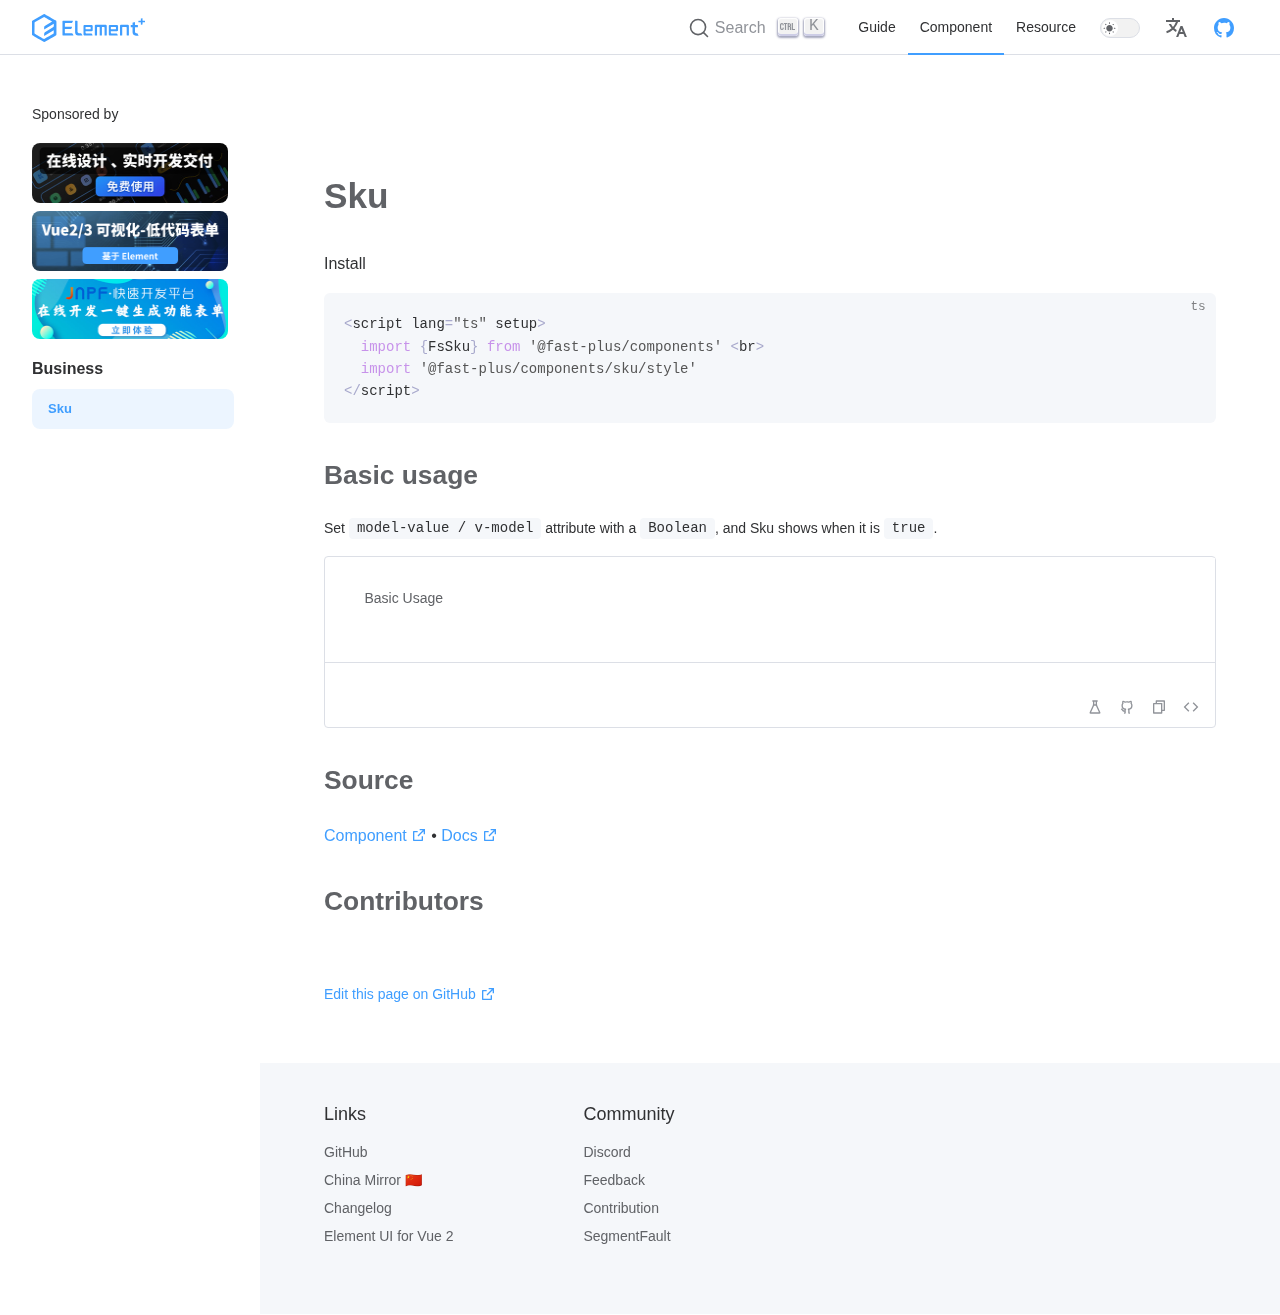
<file: zh-CN/component/sku.html>
<!DOCTYPE html>
<html lang="zh-CN">
  <head>
    <meta charset="utf-8">
    <meta name="viewport" content="width=device-width,initial-scale=1">
    <title>Sku | Fast Plus</title>
    <meta name="description" content="a Vue 3 based component library for designers and developers">
    <link rel="stylesheet" href="/assets/style.27e090b7.css">
    <link rel="modulepreload" href="/assets/chunks/contributors.ddbb02c1.js">
    <link rel="modulepreload" href="/assets/app.8059be72.js">
    <link rel="modulepreload" href="/assets/zh-CN_component_sku.md.2eced4c0.lean.js">
    
    <link rel="icon" href="/images/element-plus-logo-small.svg" type="image/svg+xm">
  <link rel="apple-touch-icon" href="/apple-touch-icon.png" sizes="180x180">
  <link rel="mask-icon" href="/safari-pinned-tab.svg" color="#5bbad5">
  <meta name="theme-color" content="#ffffff">
  <meta name="msapplication-TileColor" content="#409eff">
  <meta name="msapplication-config" content="/browserconfig.xml">
  <script>window.supportedLangs=["en-US","zh-CN"];</script>
  <script>(()=>{const o=window.supportedLangs,a="preferred_lang",r="en-US",s={en:"en-US",fr:"fr-FR",es:"es-ES"};let e=localStorage.getItem(a)||navigator.language;const n=s[e]||(o.includes(e)?e:r);if(localStorage.setItem(a,n),e=n,!location.pathname.startsWith(`/${e}`)){const t=[`/${e}`].concat(location.pathname.split("/").slice(2)).join("/");location.pathname=t.endsWith(".html")||t.endsWith("/")?t:t.concat("/")}navigator&&navigator.serviceWorker?.controller&&navigator.serviceWorker.controller.postMessage({type:"LANG",lang:e})})();</script>
  <script async="true" src="https://www.googletagmanager.com/gtag/js?id=UA-175337989-1"></script>
  <script>"serviceWorker"in navigator&&navigator.serviceWorker.register("/sw.js").then(function(o){console.log(o)}).catch(function(o){console.log(o)});</script>
  <script async="true">window.dataLayer=window.dataLayer||[];function gtag(){dataLayer.push(arguments)}gtag("js",new Date),gtag("config","UA-175337989-1");</script>
  <script async="true" src="https://www.googletagmanager.com/gtag/js?id=G-M74ZHEQ1M1"></script>
  <script>window.dataLayer=window.dataLayer||[];function gtag(){dataLayer.push(arguments)}gtag("js",new Date),gtag("config","G-M74ZHEQ1M1");</script>
  <script>(function(t,s,n,h,j,e){t.hj=t.hj||function(){(t.hj.q=t.hj.q||[]).push(arguments)},t._hjSettings={hjid:2894908,hjsv:6},j=s.getElementsByTagName("head")[0],e=s.createElement("script"),e.async=1,e.src=n+t._hjSettings.hjid+h+t._hjSettings.hjsv,j.appendChild(e)})(window,document,"https://static.hotjar.com/c/hotjar-",".js?sv=");</script>
  <script async="true">var resource=document.createElement("link");resource.setAttribute("rel","stylesheet"),resource.setAttribute("href","//fonts.loli.net/css?family=Inter:300,400,500,600|Open+Sans:400,600;display=swap"),resource.setAttribute("type","text/css");var head=document.querySelector("head");head.appendChild(resource);</script>
  <script>(()=>{const e=localStorage.getItem("el-theme-appearance");(e==="auto"?window.matchMedia("(prefers-color-scheme: dark)").matches:e==="dark")&&document.documentElement.classList.add("dark")})();</script>
  <meta name="twitter:title" content="Sku | Fast Plus">
  <meta property="og:title" content="Sku | Fast Plus">
  </head>
  <body>
    <div id="app"><div class="App"><!--[--><span tabindex="-1" data-v-d2e1b550></span><a href="#page-content" class="skip-link visually-hidden" data-v-d2e1b550>Skip to content</a><!--]--><!----><header class="navbar has-sidebar"><div class="navbar-wrapper" data-v-7c586c5c><div class="header-container" data-v-7c586c5c><div class="logo-container" data-v-7c586c5c><a href="/en-US/" data-v-7c586c5c><img class="logo" src="/images/element-plus-logo.svg" alt="Element Plus Logo" data-v-7c586c5c></a></div><div class="content" data-v-7c586c5c><div id="docsearch" class="algolia-search-box search" data-v-7c586c5c></div><nav class="navbar-menu menu" data-v-7c586c5c><!--[--><a class="link-item link is-menu-link" href="/en-US/guide/installation" data-v-39eb99e9 data-v-0f2da568><!--[--><!--[-->Guide<!--]--><!--]--><!----></a><a class="link-item link is-menu-link active" href="/en-US/component/sku" data-v-39eb99e9 data-v-0f2da568><!--[--><!--[-->Component<!--]--><!--]--><!----></a><a class="link-item link is-menu-link" href="/en-US/resource/index" data-v-39eb99e9 data-v-0f2da568><!--[--><!--[-->Resource<!--]--><!--]--><!----></a><!--]--></nav><div class="theme-toggler-content theme-toggler" data-v-7c586c5c data-v-36b198f3><button class="switch" role="switch" aria-label="toggle dark mode" aria-checked="false" data-v-36b198f3 data-v-3de418c2><div class="switch__action"><div class="switch__icon"><!--[--><i class="el-icon" style="font-size:13px;" data-v-3de418c2><!--[--><svg viewbox="0 0 24 24" class="dark-icon" data-v-3de418c2><path d="M11.01 3.05C6.51 3.54 3 7.36 3 12a9 9 0 0 0 9 9c4.63 0 8.45-3.5 8.95-8c.09-.79-.78-1.42-1.54-.95A5.403 5.403 0 0 1 11.1 7.5c0-1.06.31-2.06.84-2.89c.45-.67-.04-1.63-.93-1.56z" fill="currentColor"></path></svg><svg viewbox="0 0 24 24" class="light-icon" data-v-3de418c2><path d="M6.05 4.14l-.39-.39a.993.993 0 0 0-1.4 0l-.01.01a.984.984 0 0 0 0 1.4l.39.39c.39.39 1.01.39 1.4 0l.01-.01a.984.984 0 0 0 0-1.4zM3.01 10.5H1.99c-.55 0-.99.44-.99.99v.01c0 .55.44.99.99.99H3c.56.01 1-.43 1-.98v-.01c0-.56-.44-1-.99-1zm9-9.95H12c-.56 0-1 .44-1 .99v.96c0 .55.44.99.99.99H12c.56.01 1-.43 1-.98v-.97c0-.55-.44-.99-.99-.99zm7.74 3.21c-.39-.39-1.02-.39-1.41-.01l-.39.39a.984.984 0 0 0 0 1.4l.01.01c.39.39 1.02.39 1.4 0l.39-.39a.984.984 0 0 0 0-1.4zm-1.81 15.1l.39.39a.996.996 0 1 0 1.41-1.41l-.39-.39a.993.993 0 0 0-1.4 0c-.4.4-.4 1.02-.01 1.41zM20 11.49v.01c0 .55.44.99.99.99H22c.55 0 .99-.44.99-.99v-.01c0-.55-.44-.99-.99-.99h-1.01c-.55 0-.99.44-.99.99zM12 5.5c-3.31 0-6 2.69-6 6s2.69 6 6 6s6-2.69 6-6s-2.69-6-6-6zm-.01 16.95H12c.55 0 .99-.44.99-.99v-.96c0-.55-.44-.99-.99-.99h-.01c-.55 0-.99.44-.99.99v.96c0 .55.44.99.99.99zm-7.74-3.21c.39.39 1.02.39 1.41 0l.39-.39a.993.993 0 0 0 0-1.4l-.01-.01a.996.996 0 0 0-1.41 0l-.39.39c-.38.4-.38 1.02.01 1.41z" fill="currentColor"></path></svg><!--]--></i><!--]--></div></div></button></div><div class="translation-container translation" data-v-7c586c5c data-v-12008bb2><!----></div><div class="social-links" data-v-7c586c5c data-v-76aa5200><!--[--><a href="https://github.com/lixiaofa/fast-plus" title="GitHub" target="_blank" rel="noreferrer noopener" class="social-link" data-v-76aa5200 data-v-27b301d0><i class="el-icon" style="font-size:24px;" data-v-27b301d0><!--[--><svg preserveAspectRatio="xMidYMid meet" viewBox="0 0 24 24" width="1.2em" height="1.2em" data-v-27b301d0><path fill="currentColor" d="M12 2C6.475 2 2 6.475 2 12a9.994 9.994 0 0 0 6.838 9.488c.5.087.687-.213.687-.476c0-.237-.013-1.024-.013-1.862c-2.512.463-3.162-.612-3.362-1.175c-.113-.288-.6-1.175-1.025-1.413c-.35-.187-.85-.65-.013-.662c.788-.013 1.35.725 1.538 1.025c.9 1.512 2.338 1.087 2.912.825c.088-.65.35-1.087.638-1.337c-2.225-.25-4.55-1.113-4.55-4.938c0-1.088.387-1.987 1.025-2.688c-.1-.25-.45-1.275.1-2.65c0 0 .837-.262 2.75 1.026a9.28 9.28 0 0 1 2.5-.338c.85 0 1.7.112 2.5.337c1.912-1.3 2.75-1.024 2.75-1.024c.55 1.375.2 2.4.1 2.65c.637.7 1.025 1.587 1.025 2.687c0 3.838-2.337 4.688-4.562 4.938c.362.312.675.912.675 1.85c0 1.337-.013 2.412-.013 2.75c0 .262.188.574.688.474A10.016 10.016 0 0 0 22 12c0-5.525-4.475-10-10-10z"></path></svg><!--]--></i></a><!--]--></div><button class="reset-btn menu-hamburger hamburger" aria-label="mobile navigation" aria-expanded="false" aria-controls="full-screen" data-v-7c586c5c><span class="hamburger-1"></span><span class="hamburger-2"></span><span class="hamburger-3"></span></button></div></div></div><!----></header><div class="sub-nav py-3 flex items-center"><button class="reset-btn sidebar-button flex items-center" aria-expanded="false"><i class="el-icon mr-2" style="font-size:20px;"><!--[--><svg width="20" height="20" viewbox="0 0 20 20" fill="none" xmlns="http://www.w3.org/2000/svg"><rect x="2" y="7" width="11" height="2" fill="#606266"></rect><rect x="2" y="11" width="14" height="2" fill="#606266"></rect><rect x="2" y="15" width="8" height="2" fill="#606266"></rect><rect x="2" y="3" width="16" height="2" fill="#606266"></rect></svg><!--]--></i><span class="leading-6">Menu</span></button><button ariadisabled="false" type="button" class="el-button is-link go-back-top height-5" style=""><!--v-if--><span class=""><!--[--> Back to top <!--]--></span></button></div><div class="el-scrollbar sidebar"><div class="el-scrollbar__wrap el-scrollbar__wrap--hidden-default" style=""><div class="el-scrollbar__view" style=""><!--[--><aside><!--[--><div class="page-content" data-v-572119cf><p class="title" data-v-572119cf>Sponsored by</p><div data-v-572119cf data-v-23d0a532><!--[--><a href="https://js.design/?source=element-plus&amp;plan=sy" title="即时设计 - 专业在线UI设计工具" class="sponsor-item inline-flex" style="" target="_blank" data-v-23d0a532><img src="/images/js-design-banner.jpg" alt="JSDesign" data-v-23d0a532></a><a href="https://www.vform666.com/" title="VForm - Vue 2/3 可视化低代码表单" class="sponsor-item inline-flex" style="" target="_blank" data-v-23d0a532><img src="/images/vform-banner.png" alt="VForm" data-v-23d0a532></a><a href="https://www.jnpfsoft.com/index.html?from=elementUI" title="JNPF - JNPF 低代码开发平台，让开发变得简单！" class="sponsor-item inline-flex" style="" target="_blank" data-v-23d0a532><img src="/images/sponsors/jnpfsoft.jpg" alt="JNPF" data-v-23d0a532></a><!--]--></div><div data-v-572119cf data-v-97807a40><!--[--><!--]--></div></div><!--]--><div class="sidebar-groups"><!--[--><section class="sidebar-group"><p class="sidebar-group__title">Business</p><!--[--><a class="link active" href="/en-US/component/sku" data-v-25b378d2><p class="link-text" data-v-25b378d2>Sku</p><!----></a><!--]--></section><!--]--></div><!--[--><!--]--></aside><!--]--></div></div><!--[--><div class="el-scrollbar__bar is-horizontal" style="display:none;"><div class="el-scrollbar__thumb" style="width:0;transform:translateX(0%);"></div></div><div class="el-scrollbar__bar is-vertical" style="display:none;"><div class="el-scrollbar__thumb" style="height:0;transform:translateY(0%);"></div></div><!--]--></div><main id="page-content" class="page-content has-sidebar"><div class="doc-content-wrapper"><div class="doc-content-container"><div style="position:relative;" class="doc-content"><div><h1 id="sku" tabindex="-1">Sku <a class="header-anchor vp-link" href="#sku" aria-hidden="true">#</a></h1><p>Install</p><div class="language-ts"><pre><code><span class="token operator">&lt;</span>script lang<span class="token operator">=</span><span class="token string">&quot;ts&quot;</span> setup<span class="token operator">&gt;</span>
  <span class="token keyword">import</span> <span class="token punctuation">{</span>FsSku<span class="token punctuation">}</span> <span class="token keyword">from</span> <span class="token string">&#39;@fast-plus/components&#39;</span> <span class="token operator">&lt;</span>br<span class="token operator">&gt;</span>
  <span class="token keyword">import</span> <span class="token string">&#39;@fast-plus/components/sku/style&#39;</span>
<span class="token operator">&lt;</span><span class="token operator">/</span>script<span class="token operator">&gt;</span>
</code></pre></div><h2 id="basic-usage" tabindex="-1">Basic usage <a class="header-anchor vp-link" href="#basic-usage" aria-hidden="true">#</a></h2><!----><h2 id="source" tabindex="-1">Source <a class="header-anchor vp-link" href="#source" aria-hidden="true">#</a></h2><p><a href="https://github.com/lixiaofa/fast-plus/tree/master/packages/components/sku" class="vp-link" target="_blank" rel="noopener noreferrer">Component<svg preserveAspectRatio="xMidYMid meet" viewBox="0 0 24 24" width="1.2em" height="1.2em" class="link-icon"><path fill="currentColor" d="M10 6v2H5v11h11v-5h2v6a1 1 0 0 1-1 1H4a1 1 0 0 1-1-1V7a1 1 0 0 1 1-1h6zm11-3v8h-2V6.413l-7.793 7.794l-1.414-1.414L17.585 5H13V3h8z"></path></svg></a> • <a href="https://github.com/lixiaofa/fast-plus/blob/master/docs/en-US/component/sku.md" class="vp-link" target="_blank" rel="noopener noreferrer">Docs<svg preserveAspectRatio="xMidYMid meet" viewBox="0 0 24 24" width="1.2em" height="1.2em" class="link-icon"><path fill="currentColor" d="M10 6v2H5v11h11v-5h2v6a1 1 0 0 1-1 1H4a1 1 0 0 1-1-1V7a1 1 0 0 1 1-1h6zm11-3v8h-2V6.413l-7.793 7.794l-1.414-1.414L17.585 5H13V3h8z"></path></svg></a></p><h2 id="contributors" tabindex="-1">Contributors <a class="header-anchor vp-link" href="#contributors" aria-hidden="true">#</a></h2><div class="mb-4" data-v-76666eae><div class="flex flex-wrap gap-4 pt-2" data-v-76666eae><!--[--><!--]--></div></div></div></div><footer class="page-footer" data-v-3e2f3e7f><div class="edit" data-v-3e2f3e7f><div class="edit-link" data-v-3e2f3e7f data-v-7d4aa2c8><a class="link text-sm" href="https://github.com/lixiaofa/fast-plus/edit/master/docs/en-US/component/sku.md" target="_blank" rel="noopener noreferrer" data-v-7d4aa2c8>Edit this page on GitHub <i class="el-icon" style="font-size:16px;vertical-align:text-top;line-height:24px;" data-v-7d4aa2c8><!--[--><svg preserveAspectRatio="xMidYMid meet" viewBox="0 0 24 24" width="1.2em" height="1.2em" data-v-7d4aa2c8><path fill="currentColor" d="M10 6v2H5v11h11v-5h2v6a1 1 0 0 1-1 1H4a1 1 0 0 1-1-1V7a1 1 0 0 1 1-1h6zm11-3v8h-2V6.413l-7.793 7.794l-1.414-1.414L17.585 5H13V3h8z"></path></svg><!--]--></i></a></div></div></footer><!----></div><aside class="toc-wrapper" data-v-36b515f8><nav class="toc-content" data-v-36b515f8><h3 class="toc-content__heading" data-v-36b515f8>Contents</h3><ul class="toc-items" data-v-36b515f8><!--[--><li class="toc-item" data-v-36b515f8><a class="toc-link" href="#basic-usage" title="Basic usage" data-v-36b515f8><p>Basic usage</p>
</a><!----></li><li class="toc-item" data-v-36b515f8><a class="toc-link" href="#source" title="Source" data-v-36b515f8><p>Source</p>
</a><!----></li><li class="toc-item" data-v-36b515f8><a class="toc-link" href="#contributors" title="Contributors" data-v-36b515f8><p>Contributors</p>
</a><!----></li><!--]--></ul><div class="toc-marker" data-v-36b515f8></div><p class="text-14px font-300 color-$text-color-secondary" data-v-36b515f8>Sponsored by</p><div class="join sponsors-button mt-4 w-100%" data-v-36b515f8><!--[--><a href="mailto:element-plus@outlook.com" target="_blank" class="el-tooltip__trigger"><button ariadisabled="false" type="button" class="el-button" style="overflow:hidden;"><!--v-if--><span class=""><!--[-->Become a Sponsor!<!--]--></span></button></a><!--teleport start--><!--teleport end--><!--]--></div><div class="m-t-16px flex flex-wrap justify-between" data-v-36b515f8><!--[--><!--[--><a href="https://wonderful-code.gitee.io/?from=element-plus" title="BuildAdmin - Vue3企业级开源后台管理系统" target="_blank"><div class="flex m-b-2px bg-#F9F9F9 rd-0px h-40px w-89px justify-center items-center"><img src="/images/sponsors/buildadmin-l.png" alt="BuildAdmin"></div></a><!--]--><!--[--><a href="https://bit.dev/?from=element-ui" title="bit - Share Code" target="_blank"><div class="flex m-b-2px bg-#F9F9F9 rd-0px h-40px w-89px justify-center items-center"><img src="/images/bit-l.png" alt="bit"></div></a><!--]--><!--[--><div class="flex bg-#F9F9F9 rd-0px h-40px w-89px justify-center items-center"><div class="color-#ddd text-13px cursor-default">Your logo</div></div><!--]--><!--]--></div><div class="m-t-16px" data-v-36b515f8><!--[--><!--]--></div></nav></aside></div><footer class="footer"><div class="footer-main"><h4>Links</h4><a href="https://github.com/element-plus/element-plus" class="footer-main-link" target="_blank">GitHub</a><a href="https://element-plus.gitee.io/zh-CN/" class="footer-main-link" target="_blank">China Mirror 🇨🇳</a><a href="https://github.com/element-plus/element-plus/releases" class="footer-main-link" target="_blank">Changelog</a><a href="https://element.eleme.io/" class="footer-main-link" target="_blank">Element UI for Vue 2</a></div><div class="footer-main"><h4>Community</h4><a href="https://discord.com/invite/gXK9XNzW3X" class="footer-main-link" target="_blank">Discord</a><a href="https://github.com/element-plus/element-plus/issues" class="footer-main-link" target="_blank">Feedback</a><a href="https://github.com/element-plus/element-plus/blob/dev/.github/CONTRIBUTING.en-US.md" class="footer-main-link" target="_blank">Contribution</a><a href="https://segmentfault.com/t/element-plus" class="footer-main-link" target="_blank">SegmentFault</a></div></footer></main><!----></div></div>
    <script>__VP_HASH_MAP__ = JSON.parse("{\"en-us_component_sku.md\":\"b5977b72\",\"en-us_guide_installation.md\":\"77cae82c\",\"en-us_guide_quickstart.md\":\"dd083cbd\",\"en-us_index.md\":\"91f968b8\",\"en-us_resource_index.md\":\"d0e1ce5c\",\"index.md\":\"b85efcbc\",\"zh-cn_component_sku.md\":\"2eced4c0\",\"zh-cn_guide_installation.md\":\"d253dad8\",\"zh-cn_guide_quickstart.md\":\"afa8d3e3\",\"zh-cn_index.md\":\"d8e8f470\",\"zh-cn_resource_index.md\":\"17c37d30\"}")</script>
    <script type="module" async src="/assets/app.8059be72.js"></script>
    
  </body>
</html>
</file>
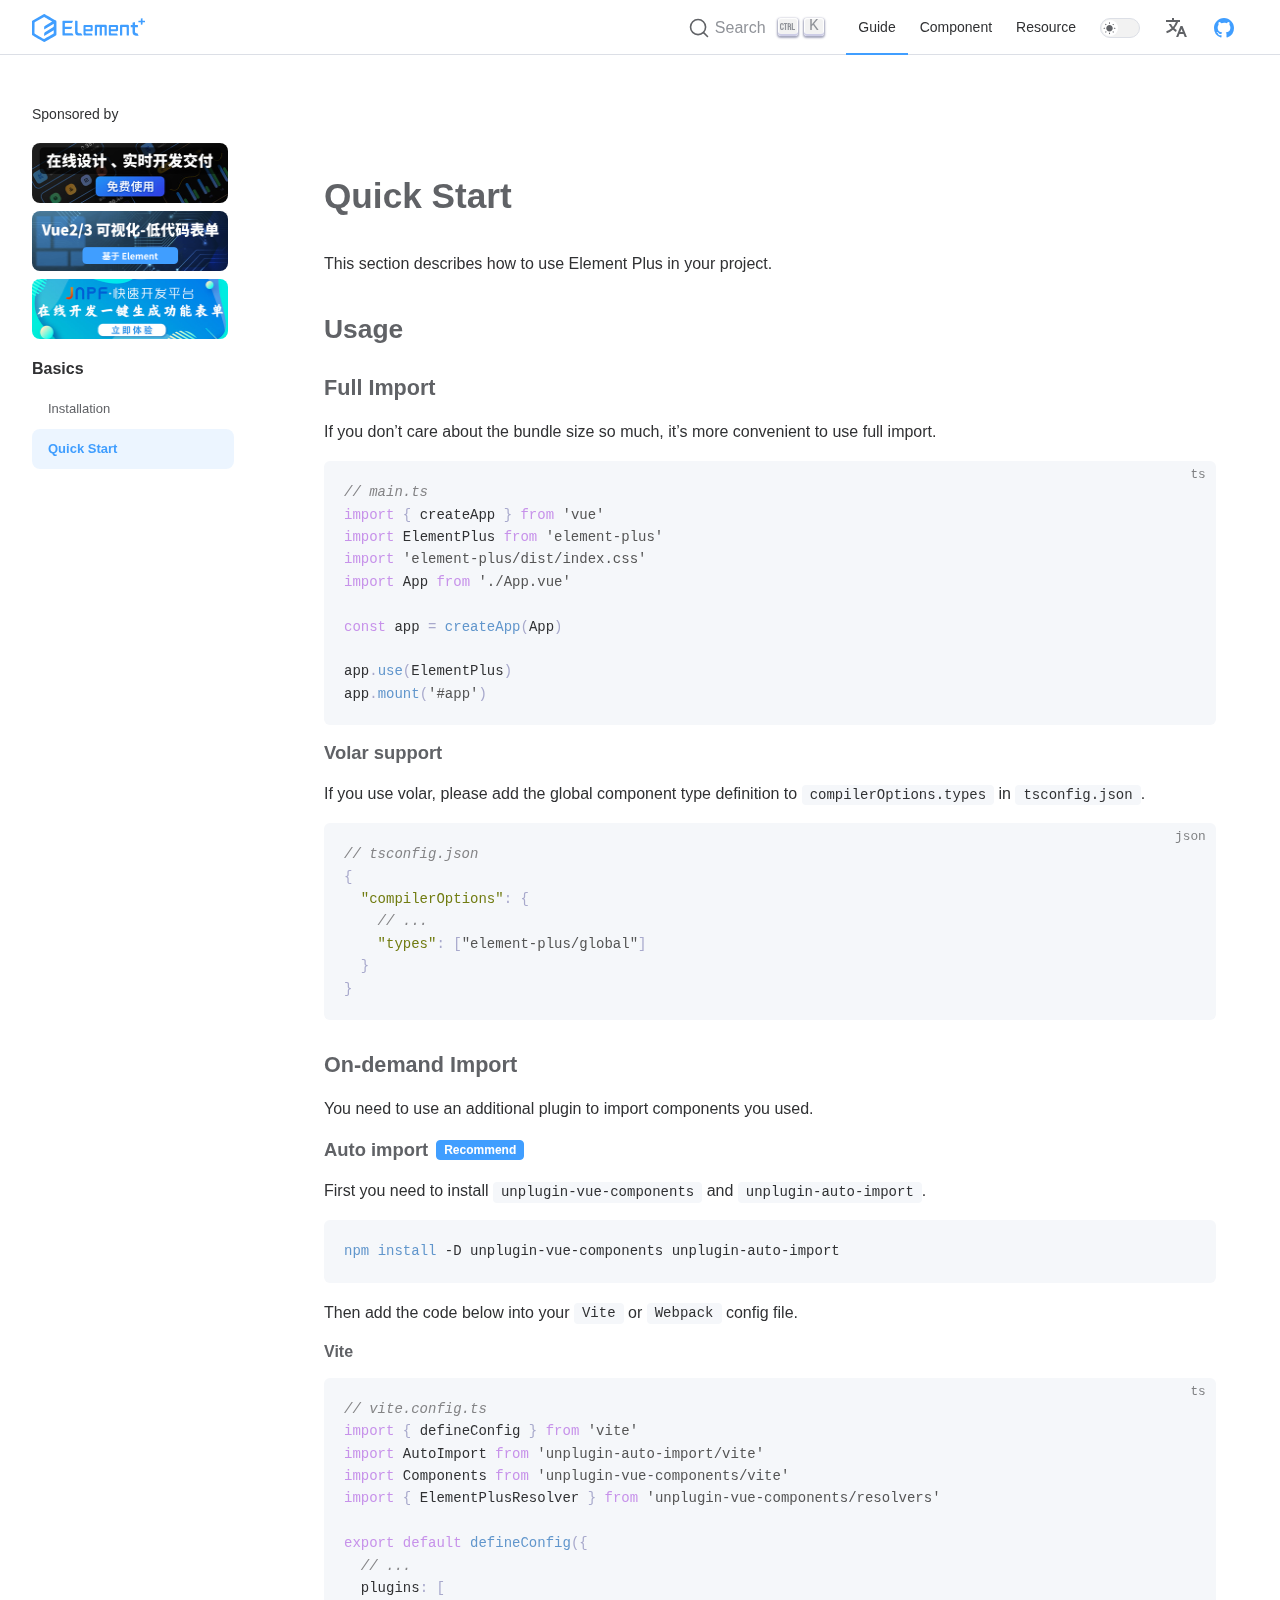
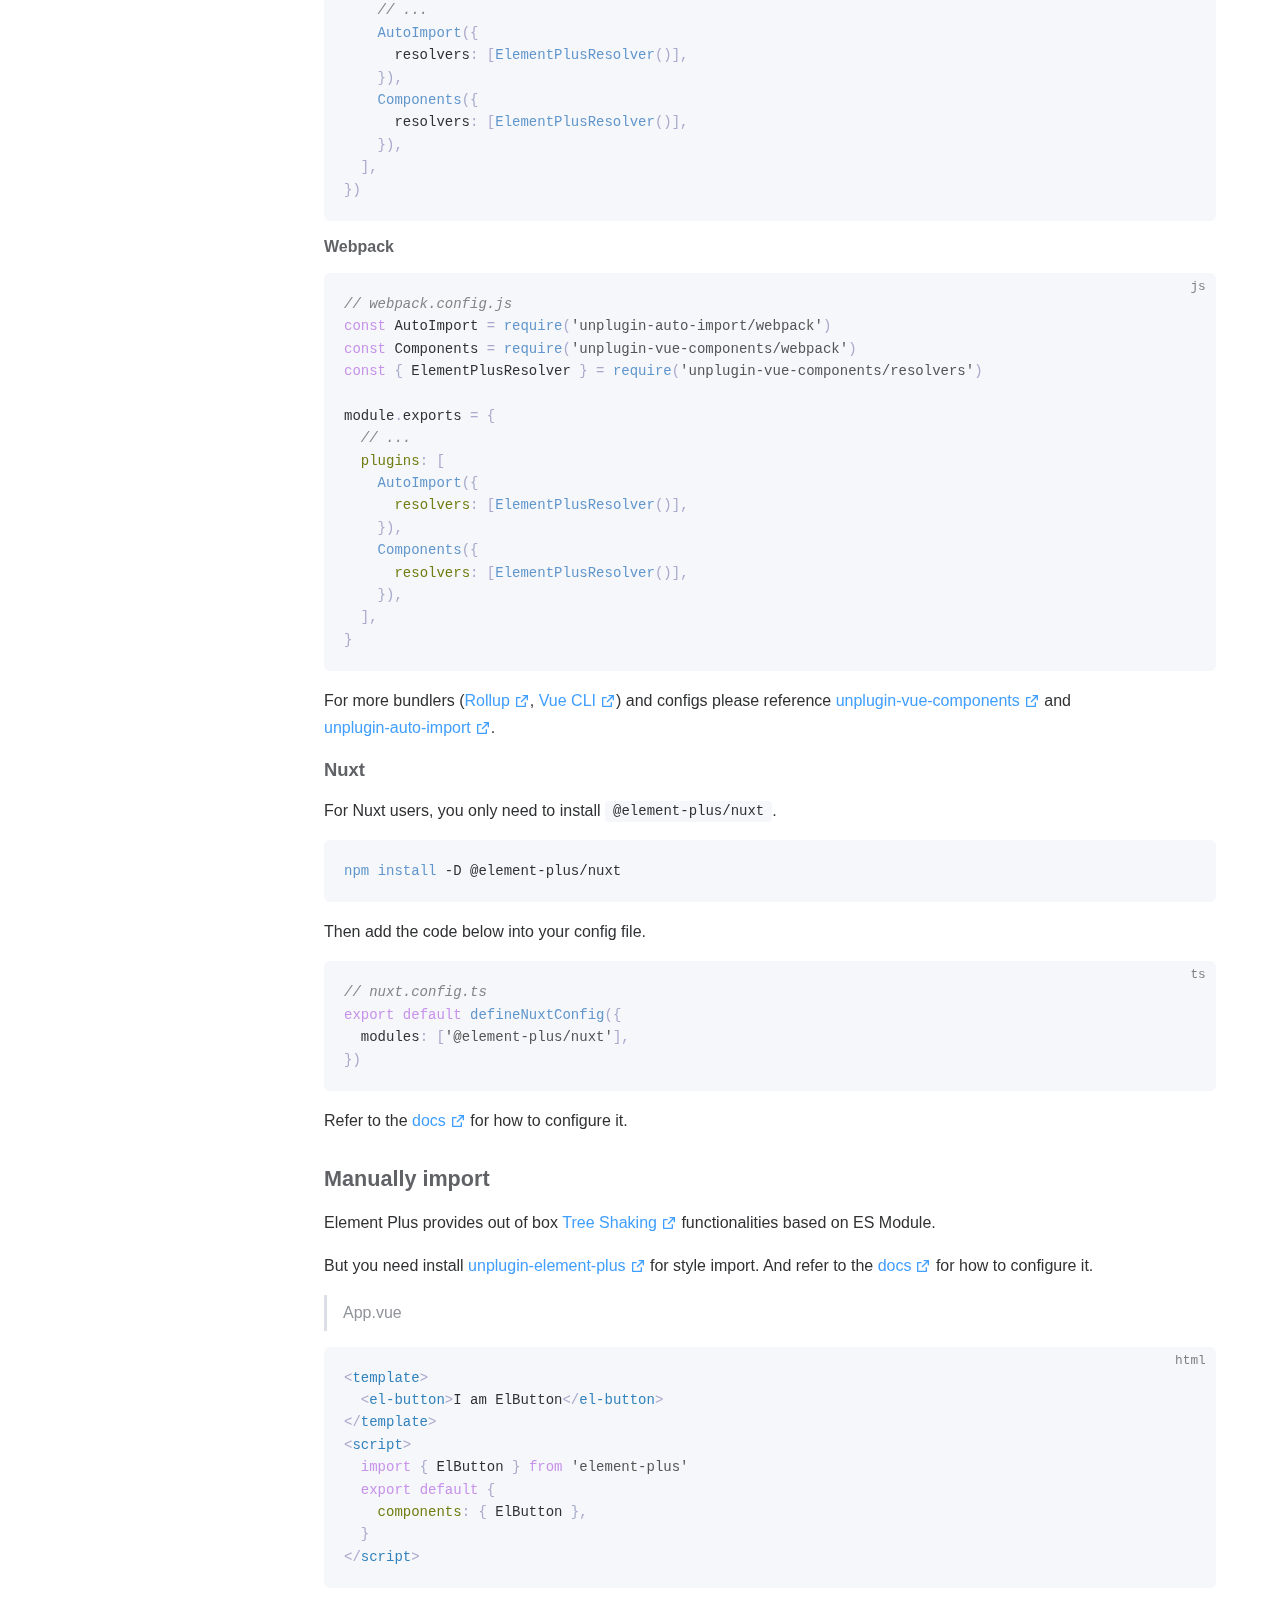
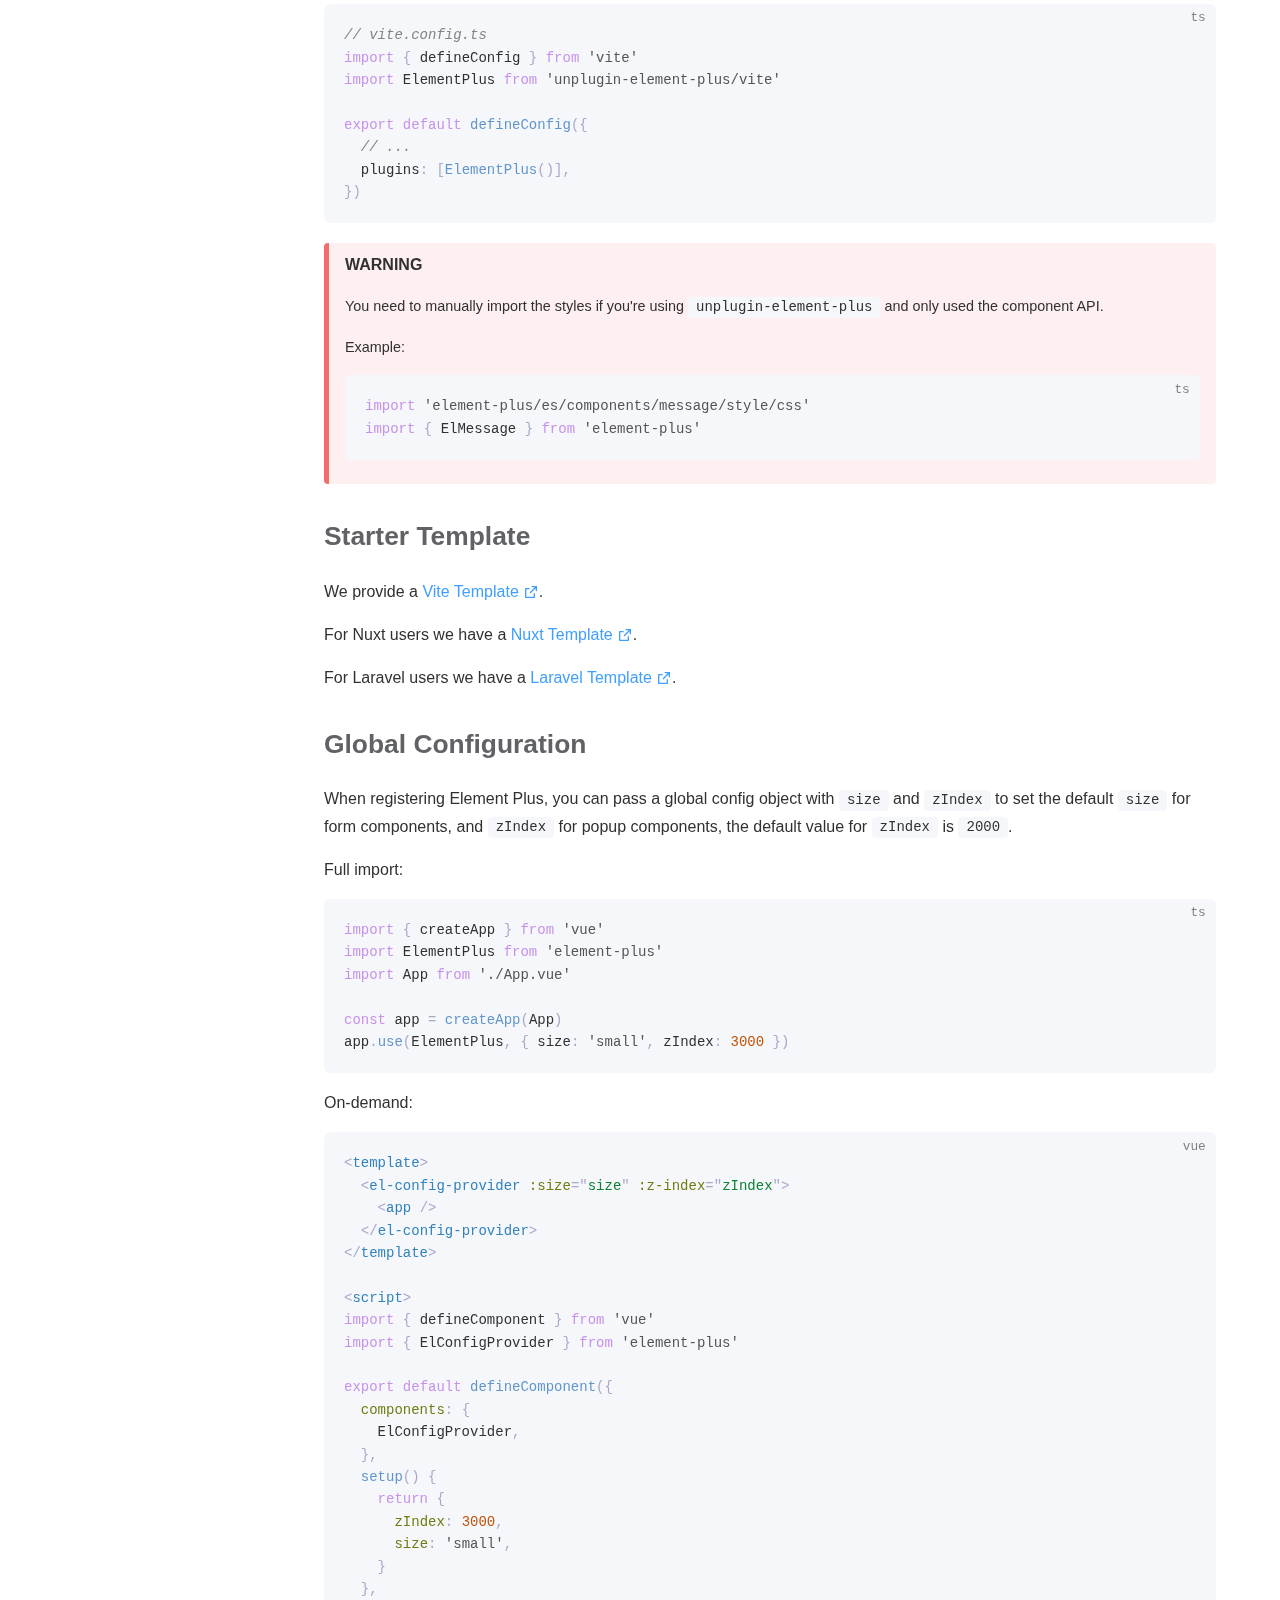
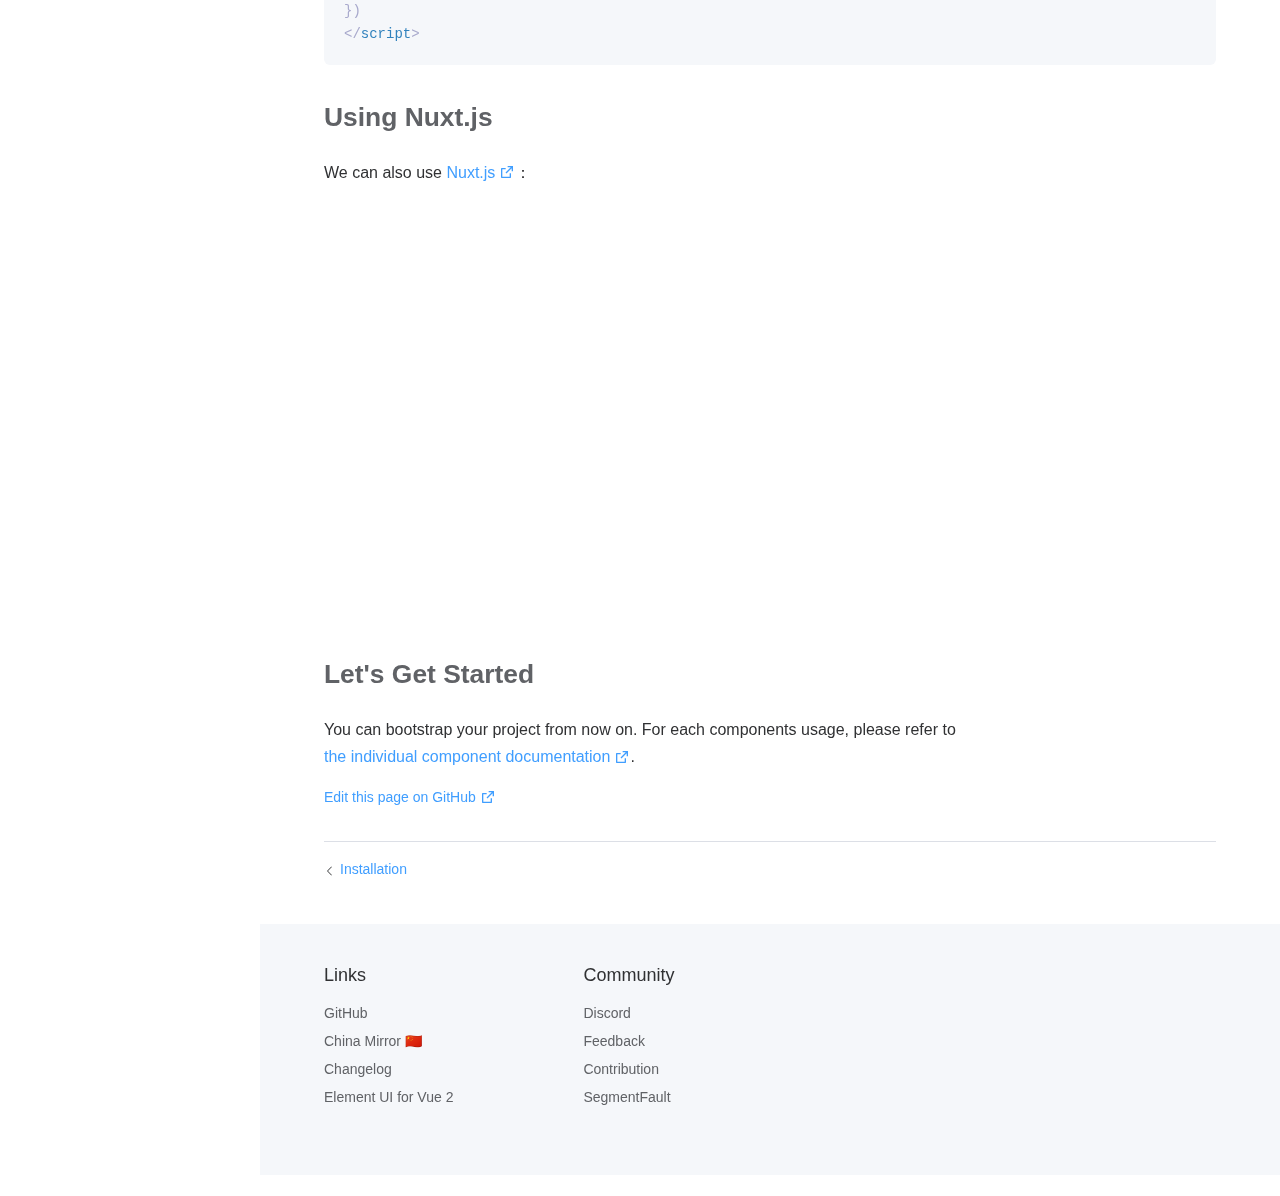
<file: zh-CN/guide/quickstart.html>
<!DOCTYPE html>
<html lang="zh-CN">
  <head>
    <meta charset="utf-8">
    <meta name="viewport" content="width=device-width,initial-scale=1">
    <title>Quick Start | Fast Plus</title>
    <meta name="description" content="a Vue 3 based component library for designers and developers">
    <link rel="stylesheet" href="/assets/style.27e090b7.css">
    <link rel="modulepreload" href="/assets/app.8059be72.js">
    <link rel="modulepreload" href="/assets/zh-CN_guide_quickstart.md.afa8d3e3.lean.js">
    
    <link rel="icon" href="/images/element-plus-logo-small.svg" type="image/svg+xm">
  <link rel="apple-touch-icon" href="/apple-touch-icon.png" sizes="180x180">
  <link rel="mask-icon" href="/safari-pinned-tab.svg" color="#5bbad5">
  <meta name="theme-color" content="#ffffff">
  <meta name="msapplication-TileColor" content="#409eff">
  <meta name="msapplication-config" content="/browserconfig.xml">
  <script>window.supportedLangs=["en-US","zh-CN"];</script>
  <script>(()=>{const o=window.supportedLangs,a="preferred_lang",r="en-US",s={en:"en-US",fr:"fr-FR",es:"es-ES"};let e=localStorage.getItem(a)||navigator.language;const n=s[e]||(o.includes(e)?e:r);if(localStorage.setItem(a,n),e=n,!location.pathname.startsWith(`/${e}`)){const t=[`/${e}`].concat(location.pathname.split("/").slice(2)).join("/");location.pathname=t.endsWith(".html")||t.endsWith("/")?t:t.concat("/")}navigator&&navigator.serviceWorker?.controller&&navigator.serviceWorker.controller.postMessage({type:"LANG",lang:e})})();</script>
  <script async="true" src="https://www.googletagmanager.com/gtag/js?id=UA-175337989-1"></script>
  <script>"serviceWorker"in navigator&&navigator.serviceWorker.register("/sw.js").then(function(o){console.log(o)}).catch(function(o){console.log(o)});</script>
  <script async="true">window.dataLayer=window.dataLayer||[];function gtag(){dataLayer.push(arguments)}gtag("js",new Date),gtag("config","UA-175337989-1");</script>
  <script async="true" src="https://www.googletagmanager.com/gtag/js?id=G-M74ZHEQ1M1"></script>
  <script>window.dataLayer=window.dataLayer||[];function gtag(){dataLayer.push(arguments)}gtag("js",new Date),gtag("config","G-M74ZHEQ1M1");</script>
  <script>(function(t,s,n,h,j,e){t.hj=t.hj||function(){(t.hj.q=t.hj.q||[]).push(arguments)},t._hjSettings={hjid:2894908,hjsv:6},j=s.getElementsByTagName("head")[0],e=s.createElement("script"),e.async=1,e.src=n+t._hjSettings.hjid+h+t._hjSettings.hjsv,j.appendChild(e)})(window,document,"https://static.hotjar.com/c/hotjar-",".js?sv=");</script>
  <script async="true">var resource=document.createElement("link");resource.setAttribute("rel","stylesheet"),resource.setAttribute("href","//fonts.loli.net/css?family=Inter:300,400,500,600|Open+Sans:400,600;display=swap"),resource.setAttribute("type","text/css");var head=document.querySelector("head");head.appendChild(resource);</script>
  <script>(()=>{const e=localStorage.getItem("el-theme-appearance");(e==="auto"?window.matchMedia("(prefers-color-scheme: dark)").matches:e==="dark")&&document.documentElement.classList.add("dark")})();</script>
  <meta name="twitter:title" content="Quick Start | Fast Plus">
  <meta property="og:title" content="Quick Start | Fast Plus">
  </head>
  <body>
    <div id="app"><div class="App"><!--[--><span tabindex="-1" data-v-d2e1b550></span><a href="#page-content" class="skip-link visually-hidden" data-v-d2e1b550>Skip to content</a><!--]--><!----><header class="navbar has-sidebar"><div class="navbar-wrapper" data-v-7c586c5c><div class="header-container" data-v-7c586c5c><div class="logo-container" data-v-7c586c5c><a href="/en-US/" data-v-7c586c5c><img class="logo" src="/images/element-plus-logo.svg" alt="Element Plus Logo" data-v-7c586c5c></a></div><div class="content" data-v-7c586c5c><div id="docsearch" class="algolia-search-box search" data-v-7c586c5c></div><nav class="navbar-menu menu" data-v-7c586c5c><!--[--><a class="link-item link is-menu-link active" href="/zh-CN/guide/installation" data-v-39eb99e9 data-v-0f2da568><!--[--><!--[-->Guide<!--]--><!--]--><!----></a><a class="link-item link is-menu-link" href="/zh-CN/component/sku" data-v-39eb99e9 data-v-0f2da568><!--[--><!--[-->Component<!--]--><!--]--><!----></a><a class="link-item link is-menu-link" href="/zh-CN/resource/index" data-v-39eb99e9 data-v-0f2da568><!--[--><!--[-->Resource<!--]--><!--]--><!----></a><!--]--></nav><div class="theme-toggler-content theme-toggler" data-v-7c586c5c data-v-36b198f3><button class="switch" role="switch" aria-label="toggle dark mode" aria-checked="false" data-v-36b198f3 data-v-3de418c2><div class="switch__action"><div class="switch__icon"><!--[--><i class="el-icon" style="font-size:13px;" data-v-3de418c2><!--[--><svg viewbox="0 0 24 24" class="dark-icon" data-v-3de418c2><path d="M11.01 3.05C6.51 3.54 3 7.36 3 12a9 9 0 0 0 9 9c4.63 0 8.45-3.5 8.95-8c.09-.79-.78-1.42-1.54-.95A5.403 5.403 0 0 1 11.1 7.5c0-1.06.31-2.06.84-2.89c.45-.67-.04-1.63-.93-1.56z" fill="currentColor"></path></svg><svg viewbox="0 0 24 24" class="light-icon" data-v-3de418c2><path d="M6.05 4.14l-.39-.39a.993.993 0 0 0-1.4 0l-.01.01a.984.984 0 0 0 0 1.4l.39.39c.39.39 1.01.39 1.4 0l.01-.01a.984.984 0 0 0 0-1.4zM3.01 10.5H1.99c-.55 0-.99.44-.99.99v.01c0 .55.44.99.99.99H3c.56.01 1-.43 1-.98v-.01c0-.56-.44-1-.99-1zm9-9.95H12c-.56 0-1 .44-1 .99v.96c0 .55.44.99.99.99H12c.56.01 1-.43 1-.98v-.97c0-.55-.44-.99-.99-.99zm7.74 3.21c-.39-.39-1.02-.39-1.41-.01l-.39.39a.984.984 0 0 0 0 1.4l.01.01c.39.39 1.02.39 1.4 0l.39-.39a.984.984 0 0 0 0-1.4zm-1.81 15.1l.39.39a.996.996 0 1 0 1.41-1.41l-.39-.39a.993.993 0 0 0-1.4 0c-.4.4-.4 1.02-.01 1.41zM20 11.49v.01c0 .55.44.99.99.99H22c.55 0 .99-.44.99-.99v-.01c0-.55-.44-.99-.99-.99h-1.01c-.55 0-.99.44-.99.99zM12 5.5c-3.31 0-6 2.69-6 6s2.69 6 6 6s6-2.69 6-6s-2.69-6-6-6zm-.01 16.95H12c.55 0 .99-.44.99-.99v-.96c0-.55-.44-.99-.99-.99h-.01c-.55 0-.99.44-.99.99v.96c0 .55.44.99.99.99zm-7.74-3.21c.39.39 1.02.39 1.41 0l.39-.39a.993.993 0 0 0 0-1.4l-.01-.01a.996.996 0 0 0-1.41 0l-.39.39c-.38.4-.38 1.02.01 1.41z" fill="currentColor"></path></svg><!--]--></i><!--]--></div></div></button></div><div class="translation-container translation" data-v-7c586c5c data-v-12008bb2><!----></div><div class="social-links" data-v-7c586c5c data-v-76aa5200><!--[--><a href="https://github.com/lixiaofa/fast-plus" title="GitHub" target="_blank" rel="noreferrer noopener" class="social-link" data-v-76aa5200 data-v-27b301d0><i class="el-icon" style="font-size:24px;" data-v-27b301d0><!--[--><svg preserveAspectRatio="xMidYMid meet" viewBox="0 0 24 24" width="1.2em" height="1.2em" data-v-27b301d0><path fill="currentColor" d="M12 2C6.475 2 2 6.475 2 12a9.994 9.994 0 0 0 6.838 9.488c.5.087.687-.213.687-.476c0-.237-.013-1.024-.013-1.862c-2.512.463-3.162-.612-3.362-1.175c-.113-.288-.6-1.175-1.025-1.413c-.35-.187-.85-.65-.013-.662c.788-.013 1.35.725 1.538 1.025c.9 1.512 2.338 1.087 2.912.825c.088-.65.35-1.087.638-1.337c-2.225-.25-4.55-1.113-4.55-4.938c0-1.088.387-1.987 1.025-2.688c-.1-.25-.45-1.275.1-2.65c0 0 .837-.262 2.75 1.026a9.28 9.28 0 0 1 2.5-.338c.85 0 1.7.112 2.5.337c1.912-1.3 2.75-1.024 2.75-1.024c.55 1.375.2 2.4.1 2.65c.637.7 1.025 1.587 1.025 2.687c0 3.838-2.337 4.688-4.562 4.938c.362.312.675.912.675 1.85c0 1.337-.013 2.412-.013 2.75c0 .262.188.574.688.474A10.016 10.016 0 0 0 22 12c0-5.525-4.475-10-10-10z"></path></svg><!--]--></i></a><!--]--></div><button class="reset-btn menu-hamburger hamburger" aria-label="mobile navigation" aria-expanded="false" aria-controls="full-screen" data-v-7c586c5c><span class="hamburger-1"></span><span class="hamburger-2"></span><span class="hamburger-3"></span></button></div></div></div><!----></header><div class="sub-nav py-3 flex items-center"><button class="reset-btn sidebar-button flex items-center" aria-expanded="false"><i class="el-icon mr-2" style="font-size:20px;"><!--[--><svg width="20" height="20" viewbox="0 0 20 20" fill="none" xmlns="http://www.w3.org/2000/svg"><rect x="2" y="7" width="11" height="2" fill="#606266"></rect><rect x="2" y="11" width="14" height="2" fill="#606266"></rect><rect x="2" y="15" width="8" height="2" fill="#606266"></rect><rect x="2" y="3" width="16" height="2" fill="#606266"></rect></svg><!--]--></i><span class="leading-6">Menu</span></button><button ariadisabled="false" type="button" class="el-button is-link go-back-top height-5" style=""><!--v-if--><span class=""><!--[--> Back to top <!--]--></span></button></div><div class="el-scrollbar sidebar"><div class="el-scrollbar__wrap el-scrollbar__wrap--hidden-default" style=""><div class="el-scrollbar__view" style=""><!--[--><aside><!--[--><div class="page-content" data-v-572119cf><p class="title" data-v-572119cf>Sponsored by</p><div data-v-572119cf data-v-23d0a532><!--[--><a href="https://js.design/?source=element-plus&amp;plan=sy" title="即时设计 - 专业在线UI设计工具" class="sponsor-item inline-flex" style="" target="_blank" data-v-23d0a532><img src="/images/js-design-banner.jpg" alt="JSDesign" data-v-23d0a532></a><a href="https://www.vform666.com/" title="VForm - Vue 2/3 可视化低代码表单" class="sponsor-item inline-flex" style="" target="_blank" data-v-23d0a532><img src="/images/vform-banner.png" alt="VForm" data-v-23d0a532></a><a href="https://www.jnpfsoft.com/index.html?from=elementUI" title="JNPF - JNPF 低代码开发平台，让开发变得简单！" class="sponsor-item inline-flex" style="" target="_blank" data-v-23d0a532><img src="/images/sponsors/jnpfsoft.jpg" alt="JNPF" data-v-23d0a532></a><!--]--></div><div data-v-572119cf data-v-97807a40><!--[--><!--]--></div></div><!--]--><div class="sidebar-groups"><!--[--><section class="sidebar-group"><p class="sidebar-group__title">Basics</p><!--[--><a class="link" href="/zh-CN/guide/installation" data-v-25b378d2><p class="link-text" data-v-25b378d2>Installation</p><!----></a><a class="link active" href="/zh-CN/guide/quickstart" data-v-25b378d2><p class="link-text" data-v-25b378d2>Quick Start</p><!----></a><!--]--></section><!--]--></div><!--[--><!--]--></aside><!--]--></div></div><!--[--><div class="el-scrollbar__bar is-horizontal" style="display:none;"><div class="el-scrollbar__thumb" style="width:0;transform:translateX(0%);"></div></div><div class="el-scrollbar__bar is-vertical" style="display:none;"><div class="el-scrollbar__thumb" style="height:0;transform:translateY(0%);"></div></div><!--]--></div><main id="page-content" class="page-content has-sidebar"><div class="doc-content-wrapper"><div class="doc-content-container"><div style="position:relative;" class="doc-content"><div><h1 id="quick-start" tabindex="-1">Quick Start <a class="header-anchor vp-link" href="#quick-start" aria-hidden="true">#</a></h1><p>This section describes how to use Element Plus in your project.</p><h2 id="usage" tabindex="-1">Usage <a class="header-anchor vp-link" href="#usage" aria-hidden="true">#</a></h2><h3 id="full-import" tabindex="-1">Full Import <a class="header-anchor vp-link" href="#full-import" aria-hidden="true">#</a></h3><p>If you don’t care about the bundle size so much, it’s more convenient to use full import.</p><div class="language-typescript"><pre><code><span class="token comment">// main.ts</span>
<span class="token keyword">import</span> <span class="token punctuation">{</span> createApp <span class="token punctuation">}</span> <span class="token keyword">from</span> <span class="token string">&#39;vue&#39;</span>
<span class="token keyword">import</span> ElementPlus <span class="token keyword">from</span> <span class="token string">&#39;element-plus&#39;</span>
<span class="token keyword">import</span> <span class="token string">&#39;element-plus/dist/index.css&#39;</span>
<span class="token keyword">import</span> App <span class="token keyword">from</span> <span class="token string">&#39;./App.vue&#39;</span>

<span class="token keyword">const</span> app <span class="token operator">=</span> <span class="token function">createApp</span><span class="token punctuation">(</span>App<span class="token punctuation">)</span>

app<span class="token punctuation">.</span><span class="token function">use</span><span class="token punctuation">(</span>ElementPlus<span class="token punctuation">)</span>
app<span class="token punctuation">.</span><span class="token function">mount</span><span class="token punctuation">(</span><span class="token string">&#39;#app&#39;</span><span class="token punctuation">)</span>
</code></pre></div><h4 id="volar-support" tabindex="-1">Volar support <a class="header-anchor vp-link" href="#volar-support" aria-hidden="true">#</a></h4><p>If you use volar, please add the global component type definition to <code>compilerOptions.types</code> in <code>tsconfig.json</code>.</p><div class="language-json"><pre><code><span class="token comment">// tsconfig.json</span>
<span class="token punctuation">{</span>
  <span class="token property">&quot;compilerOptions&quot;</span><span class="token operator">:</span> <span class="token punctuation">{</span>
    <span class="token comment">// ...</span>
    <span class="token property">&quot;types&quot;</span><span class="token operator">:</span> <span class="token punctuation">[</span><span class="token string">&quot;element-plus/global&quot;</span><span class="token punctuation">]</span>
  <span class="token punctuation">}</span>
<span class="token punctuation">}</span>
</code></pre></div><h3 id="on-demand-import" tabindex="-1">On-demand Import <a class="header-anchor vp-link" href="#on-demand-import" aria-hidden="true">#</a></h3><p>You need to use an additional plugin to import components you used.</p><h4 id="auto-import-recommend" tabindex="-1">Auto import <span class="el-tag el-tag--primary el-tag--small el-tag--dark" style="background-color:;vertical-align:middle;"><span class="el-tag__content"><!--[-->Recommend<!--]--></span><!--v-if--></span> <a class="header-anchor vp-link" href="#auto-import-recommend" aria-hidden="true">#</a></h4><p>First you need to install <code>unplugin-vue-components</code> and <code>unplugin-auto-import</code>.</p><div class="language-shell"><pre><code><span class="token function">npm</span> <span class="token function">install</span> -D unplugin-vue-components unplugin-auto-import
</code></pre></div><p>Then add the code below into your <code>Vite</code> or <code>Webpack</code> config file.</p><h5 id="vite" tabindex="-1">Vite <a class="header-anchor vp-link" href="#vite" aria-hidden="true">#</a></h5><div class="language-ts"><pre><code><span class="token comment">// vite.config.ts</span>
<span class="token keyword">import</span> <span class="token punctuation">{</span> defineConfig <span class="token punctuation">}</span> <span class="token keyword">from</span> <span class="token string">&#39;vite&#39;</span>
<span class="token keyword">import</span> AutoImport <span class="token keyword">from</span> <span class="token string">&#39;unplugin-auto-import/vite&#39;</span>
<span class="token keyword">import</span> Components <span class="token keyword">from</span> <span class="token string">&#39;unplugin-vue-components/vite&#39;</span>
<span class="token keyword">import</span> <span class="token punctuation">{</span> ElementPlusResolver <span class="token punctuation">}</span> <span class="token keyword">from</span> <span class="token string">&#39;unplugin-vue-components/resolvers&#39;</span>

<span class="token keyword">export</span> <span class="token keyword">default</span> <span class="token function">defineConfig</span><span class="token punctuation">(</span><span class="token punctuation">{</span>
  <span class="token comment">// ...</span>
  plugins<span class="token operator">:</span> <span class="token punctuation">[</span>
    <span class="token comment">// ...</span>
    <span class="token function">AutoImport</span><span class="token punctuation">(</span><span class="token punctuation">{</span>
      resolvers<span class="token operator">:</span> <span class="token punctuation">[</span><span class="token function">ElementPlusResolver</span><span class="token punctuation">(</span><span class="token punctuation">)</span><span class="token punctuation">]</span><span class="token punctuation">,</span>
    <span class="token punctuation">}</span><span class="token punctuation">)</span><span class="token punctuation">,</span>
    <span class="token function">Components</span><span class="token punctuation">(</span><span class="token punctuation">{</span>
      resolvers<span class="token operator">:</span> <span class="token punctuation">[</span><span class="token function">ElementPlusResolver</span><span class="token punctuation">(</span><span class="token punctuation">)</span><span class="token punctuation">]</span><span class="token punctuation">,</span>
    <span class="token punctuation">}</span><span class="token punctuation">)</span><span class="token punctuation">,</span>
  <span class="token punctuation">]</span><span class="token punctuation">,</span>
<span class="token punctuation">}</span><span class="token punctuation">)</span>
</code></pre></div><h5 id="webpack" tabindex="-1">Webpack <a class="header-anchor vp-link" href="#webpack" aria-hidden="true">#</a></h5><div class="language-js"><pre><code><span class="token comment">// webpack.config.js</span>
<span class="token keyword">const</span> AutoImport <span class="token operator">=</span> <span class="token function">require</span><span class="token punctuation">(</span><span class="token string">&#39;unplugin-auto-import/webpack&#39;</span><span class="token punctuation">)</span>
<span class="token keyword">const</span> Components <span class="token operator">=</span> <span class="token function">require</span><span class="token punctuation">(</span><span class="token string">&#39;unplugin-vue-components/webpack&#39;</span><span class="token punctuation">)</span>
<span class="token keyword">const</span> <span class="token punctuation">{</span> ElementPlusResolver <span class="token punctuation">}</span> <span class="token operator">=</span> <span class="token function">require</span><span class="token punctuation">(</span><span class="token string">&#39;unplugin-vue-components/resolvers&#39;</span><span class="token punctuation">)</span>

module<span class="token punctuation">.</span>exports <span class="token operator">=</span> <span class="token punctuation">{</span>
  <span class="token comment">// ...</span>
  <span class="token literal-property property">plugins</span><span class="token operator">:</span> <span class="token punctuation">[</span>
    <span class="token function">AutoImport</span><span class="token punctuation">(</span><span class="token punctuation">{</span>
      <span class="token literal-property property">resolvers</span><span class="token operator">:</span> <span class="token punctuation">[</span><span class="token function">ElementPlusResolver</span><span class="token punctuation">(</span><span class="token punctuation">)</span><span class="token punctuation">]</span><span class="token punctuation">,</span>
    <span class="token punctuation">}</span><span class="token punctuation">)</span><span class="token punctuation">,</span>
    <span class="token function">Components</span><span class="token punctuation">(</span><span class="token punctuation">{</span>
      <span class="token literal-property property">resolvers</span><span class="token operator">:</span> <span class="token punctuation">[</span><span class="token function">ElementPlusResolver</span><span class="token punctuation">(</span><span class="token punctuation">)</span><span class="token punctuation">]</span><span class="token punctuation">,</span>
    <span class="token punctuation">}</span><span class="token punctuation">)</span><span class="token punctuation">,</span>
  <span class="token punctuation">]</span><span class="token punctuation">,</span>
<span class="token punctuation">}</span>
</code></pre></div><p>For more bundlers (<a href="https://rollupjs.org/" class="vp-link" target="_blank" rel="noopener noreferrer">Rollup<svg preserveAspectRatio="xMidYMid meet" viewBox="0 0 24 24" width="1.2em" height="1.2em" class="link-icon"><path fill="currentColor" d="M10 6v2H5v11h11v-5h2v6a1 1 0 0 1-1 1H4a1 1 0 0 1-1-1V7a1 1 0 0 1 1-1h6zm11-3v8h-2V6.413l-7.793 7.794l-1.414-1.414L17.585 5H13V3h8z"></path></svg></a>, <a href="https://cli.vuejs.org/" class="vp-link" target="_blank" rel="noopener noreferrer">Vue CLI<svg preserveAspectRatio="xMidYMid meet" viewBox="0 0 24 24" width="1.2em" height="1.2em" class="link-icon"><path fill="currentColor" d="M10 6v2H5v11h11v-5h2v6a1 1 0 0 1-1 1H4a1 1 0 0 1-1-1V7a1 1 0 0 1 1-1h6zm11-3v8h-2V6.413l-7.793 7.794l-1.414-1.414L17.585 5H13V3h8z"></path></svg></a>) and configs please reference <a href="https://github.com/antfu/unplugin-vue-components#installation" class="vp-link" target="_blank" rel="noopener noreferrer">unplugin-vue-components<svg preserveAspectRatio="xMidYMid meet" viewBox="0 0 24 24" width="1.2em" height="1.2em" class="link-icon"><path fill="currentColor" d="M10 6v2H5v11h11v-5h2v6a1 1 0 0 1-1 1H4a1 1 0 0 1-1-1V7a1 1 0 0 1 1-1h6zm11-3v8h-2V6.413l-7.793 7.794l-1.414-1.414L17.585 5H13V3h8z"></path></svg></a> and <a href="https://github.com/antfu/unplugin-auto-import#install" class="vp-link" target="_blank" rel="noopener noreferrer">unplugin-auto-import<svg preserveAspectRatio="xMidYMid meet" viewBox="0 0 24 24" width="1.2em" height="1.2em" class="link-icon"><path fill="currentColor" d="M10 6v2H5v11h11v-5h2v6a1 1 0 0 1-1 1H4a1 1 0 0 1-1-1V7a1 1 0 0 1 1-1h6zm11-3v8h-2V6.413l-7.793 7.794l-1.414-1.414L17.585 5H13V3h8z"></path></svg></a>.</p><h4 id="nuxt" tabindex="-1">Nuxt <a class="header-anchor vp-link" href="#nuxt" aria-hidden="true">#</a></h4><p>For Nuxt users, you only need to install <code>@element-plus/nuxt</code>.</p><div class="language-shell"><pre><code><span class="token function">npm</span> <span class="token function">install</span> -D @element-plus/nuxt
</code></pre></div><p>Then add the code below into your config file.</p><div class="language-ts"><pre><code><span class="token comment">// nuxt.config.ts</span>
<span class="token keyword">export</span> <span class="token keyword">default</span> <span class="token function">defineNuxtConfig</span><span class="token punctuation">(</span><span class="token punctuation">{</span>
  modules<span class="token operator">:</span> <span class="token punctuation">[</span><span class="token string">&#39;@element-plus/nuxt&#39;</span><span class="token punctuation">]</span><span class="token punctuation">,</span>
<span class="token punctuation">}</span><span class="token punctuation">)</span>
</code></pre></div><p>Refer to the <a href="https://github.com/element-plus/element-plus-nuxt#readme" class="vp-link" target="_blank" rel="noopener noreferrer">docs<svg preserveAspectRatio="xMidYMid meet" viewBox="0 0 24 24" width="1.2em" height="1.2em" class="link-icon"><path fill="currentColor" d="M10 6v2H5v11h11v-5h2v6a1 1 0 0 1-1 1H4a1 1 0 0 1-1-1V7a1 1 0 0 1 1-1h6zm11-3v8h-2V6.413l-7.793 7.794l-1.414-1.414L17.585 5H13V3h8z"></path></svg></a> for how to configure it.</p><h3 id="manually-import" tabindex="-1">Manually import <a class="header-anchor vp-link" href="#manually-import" aria-hidden="true">#</a></h3><p>Element Plus provides out of box <a href="https://webpack.js.org/guides/tree-shaking/" class="vp-link" target="_blank" rel="noopener noreferrer">Tree Shaking<svg preserveAspectRatio="xMidYMid meet" viewBox="0 0 24 24" width="1.2em" height="1.2em" class="link-icon"><path fill="currentColor" d="M10 6v2H5v11h11v-5h2v6a1 1 0 0 1-1 1H4a1 1 0 0 1-1-1V7a1 1 0 0 1 1-1h6zm11-3v8h-2V6.413l-7.793 7.794l-1.414-1.414L17.585 5H13V3h8z"></path></svg></a> functionalities based on ES Module.</p><p>But you need install <a href="https://github.com/element-plus/unplugin-element-plus" class="vp-link" target="_blank" rel="noopener noreferrer">unplugin-element-plus<svg preserveAspectRatio="xMidYMid meet" viewBox="0 0 24 24" width="1.2em" height="1.2em" class="link-icon"><path fill="currentColor" d="M10 6v2H5v11h11v-5h2v6a1 1 0 0 1-1 1H4a1 1 0 0 1-1-1V7a1 1 0 0 1 1-1h6zm11-3v8h-2V6.413l-7.793 7.794l-1.414-1.414L17.585 5H13V3h8z"></path></svg></a> for style import. And refer to the <a href="https://github.com/element-plus/unplugin-element-plus#readme" class="vp-link" target="_blank" rel="noopener noreferrer">docs<svg preserveAspectRatio="xMidYMid meet" viewBox="0 0 24 24" width="1.2em" height="1.2em" class="link-icon"><path fill="currentColor" d="M10 6v2H5v11h11v-5h2v6a1 1 0 0 1-1 1H4a1 1 0 0 1-1-1V7a1 1 0 0 1 1-1h6zm11-3v8h-2V6.413l-7.793 7.794l-1.414-1.414L17.585 5H13V3h8z"></path></svg></a> for how to configure it.</p><blockquote><p>App.vue</p></blockquote><div class="language-html"><pre><code><span class="token tag"><span class="token tag"><span class="token punctuation">&lt;</span>template</span><span class="token punctuation">&gt;</span></span>
  <span class="token tag"><span class="token tag"><span class="token punctuation">&lt;</span>el-button</span><span class="token punctuation">&gt;</span></span>I am ElButton<span class="token tag"><span class="token tag"><span class="token punctuation">&lt;/</span>el-button</span><span class="token punctuation">&gt;</span></span>
<span class="token tag"><span class="token tag"><span class="token punctuation">&lt;/</span>template</span><span class="token punctuation">&gt;</span></span>
<span class="token tag"><span class="token tag"><span class="token punctuation">&lt;</span>script</span><span class="token punctuation">&gt;</span></span><span class="token script"><span class="token language-javascript">
  <span class="token keyword">import</span> <span class="token punctuation">{</span> ElButton <span class="token punctuation">}</span> <span class="token keyword">from</span> <span class="token string">&#39;element-plus&#39;</span>
  <span class="token keyword">export</span> <span class="token keyword">default</span> <span class="token punctuation">{</span>
    <span class="token literal-property property">components</span><span class="token operator">:</span> <span class="token punctuation">{</span> ElButton <span class="token punctuation">}</span><span class="token punctuation">,</span>
  <span class="token punctuation">}</span>
</span></span><span class="token tag"><span class="token tag"><span class="token punctuation">&lt;/</span>script</span><span class="token punctuation">&gt;</span></span>
</code></pre></div><div class="language-ts"><pre><code><span class="token comment">// vite.config.ts</span>
<span class="token keyword">import</span> <span class="token punctuation">{</span> defineConfig <span class="token punctuation">}</span> <span class="token keyword">from</span> <span class="token string">&#39;vite&#39;</span>
<span class="token keyword">import</span> ElementPlus <span class="token keyword">from</span> <span class="token string">&#39;unplugin-element-plus/vite&#39;</span>

<span class="token keyword">export</span> <span class="token keyword">default</span> <span class="token function">defineConfig</span><span class="token punctuation">(</span><span class="token punctuation">{</span>
  <span class="token comment">// ...</span>
  plugins<span class="token operator">:</span> <span class="token punctuation">[</span><span class="token function">ElementPlus</span><span class="token punctuation">(</span><span class="token punctuation">)</span><span class="token punctuation">]</span><span class="token punctuation">,</span>
<span class="token punctuation">}</span><span class="token punctuation">)</span>
</code></pre></div><div class="warning custom-block"><p class="custom-block-title">WARNING</p><p>You need to manually import the styles if you&#39;re using <code>unplugin-element-plus</code> and only used the component API.</p><p>Example:</p><div class="language-ts"><pre><code><span class="token keyword">import</span> <span class="token string">&#39;element-plus/es/components/message/style/css&#39;</span>
<span class="token keyword">import</span> <span class="token punctuation">{</span> ElMessage <span class="token punctuation">}</span> <span class="token keyword">from</span> <span class="token string">&#39;element-plus&#39;</span>
</code></pre></div></div><h2 id="starter-template" tabindex="-1">Starter Template <a class="header-anchor vp-link" href="#starter-template" aria-hidden="true">#</a></h2><p>We provide a <a href="https://github.com/element-plus/element-plus-vite-starter" class="vp-link" target="_blank" rel="noopener noreferrer">Vite Template<svg preserveAspectRatio="xMidYMid meet" viewBox="0 0 24 24" width="1.2em" height="1.2em" class="link-icon"><path fill="currentColor" d="M10 6v2H5v11h11v-5h2v6a1 1 0 0 1-1 1H4a1 1 0 0 1-1-1V7a1 1 0 0 1 1-1h6zm11-3v8h-2V6.413l-7.793 7.794l-1.414-1.414L17.585 5H13V3h8z"></path></svg></a>.</p><p>For Nuxt users we have a <a href="https://github.com/element-plus/element-plus-nuxt-starter" class="vp-link" target="_blank" rel="noopener noreferrer">Nuxt Template<svg preserveAspectRatio="xMidYMid meet" viewBox="0 0 24 24" width="1.2em" height="1.2em" class="link-icon"><path fill="currentColor" d="M10 6v2H5v11h11v-5h2v6a1 1 0 0 1-1 1H4a1 1 0 0 1-1-1V7a1 1 0 0 1 1-1h6zm11-3v8h-2V6.413l-7.793 7.794l-1.414-1.414L17.585 5H13V3h8z"></path></svg></a>.</p><p>For Laravel users we have a <a href="https://github.com/element-plus/element-plus-in-laravel-starter" class="vp-link" target="_blank" rel="noopener noreferrer">Laravel Template<svg preserveAspectRatio="xMidYMid meet" viewBox="0 0 24 24" width="1.2em" height="1.2em" class="link-icon"><path fill="currentColor" d="M10 6v2H5v11h11v-5h2v6a1 1 0 0 1-1 1H4a1 1 0 0 1-1-1V7a1 1 0 0 1 1-1h6zm11-3v8h-2V6.413l-7.793 7.794l-1.414-1.414L17.585 5H13V3h8z"></path></svg></a>.</p><h2 id="global-configuration" tabindex="-1">Global Configuration <a class="header-anchor vp-link" href="#global-configuration" aria-hidden="true">#</a></h2><p>When registering Element Plus, you can pass a global config object with <code>size</code> and <code>zIndex</code> to set the default <code>size</code> for form components, and <code>zIndex</code> for popup components, the default value for <code>zIndex</code> is <code>2000</code>.</p><p>Full import:</p><div class="language-ts"><pre><code><span class="token keyword">import</span> <span class="token punctuation">{</span> createApp <span class="token punctuation">}</span> <span class="token keyword">from</span> <span class="token string">&#39;vue&#39;</span>
<span class="token keyword">import</span> ElementPlus <span class="token keyword">from</span> <span class="token string">&#39;element-plus&#39;</span>
<span class="token keyword">import</span> App <span class="token keyword">from</span> <span class="token string">&#39;./App.vue&#39;</span>

<span class="token keyword">const</span> app <span class="token operator">=</span> <span class="token function">createApp</span><span class="token punctuation">(</span>App<span class="token punctuation">)</span>
app<span class="token punctuation">.</span><span class="token function">use</span><span class="token punctuation">(</span>ElementPlus<span class="token punctuation">,</span> <span class="token punctuation">{</span> size<span class="token operator">:</span> <span class="token string">&#39;small&#39;</span><span class="token punctuation">,</span> zIndex<span class="token operator">:</span> <span class="token number">3000</span> <span class="token punctuation">}</span><span class="token punctuation">)</span>
</code></pre></div><p>On-demand:</p><div class="language-vue"><pre><code><span class="token tag"><span class="token tag"><span class="token punctuation">&lt;</span>template</span><span class="token punctuation">&gt;</span></span>
  <span class="token tag"><span class="token tag"><span class="token punctuation">&lt;</span>el-config-provider</span> <span class="token attr-name">:size</span><span class="token attr-value"><span class="token punctuation attr-equals">=</span><span class="token punctuation">&quot;</span>size<span class="token punctuation">&quot;</span></span> <span class="token attr-name">:z-index</span><span class="token attr-value"><span class="token punctuation attr-equals">=</span><span class="token punctuation">&quot;</span>zIndex<span class="token punctuation">&quot;</span></span><span class="token punctuation">&gt;</span></span>
    <span class="token tag"><span class="token tag"><span class="token punctuation">&lt;</span>app</span> <span class="token punctuation">/&gt;</span></span>
  <span class="token tag"><span class="token tag"><span class="token punctuation">&lt;/</span>el-config-provider</span><span class="token punctuation">&gt;</span></span>
<span class="token tag"><span class="token tag"><span class="token punctuation">&lt;/</span>template</span><span class="token punctuation">&gt;</span></span>

<span class="token tag"><span class="token tag"><span class="token punctuation">&lt;</span>script</span><span class="token punctuation">&gt;</span></span><span class="token script"><span class="token language-javascript">
<span class="token keyword">import</span> <span class="token punctuation">{</span> defineComponent <span class="token punctuation">}</span> <span class="token keyword">from</span> <span class="token string">&#39;vue&#39;</span>
<span class="token keyword">import</span> <span class="token punctuation">{</span> ElConfigProvider <span class="token punctuation">}</span> <span class="token keyword">from</span> <span class="token string">&#39;element-plus&#39;</span>

<span class="token keyword">export</span> <span class="token keyword">default</span> <span class="token function">defineComponent</span><span class="token punctuation">(</span><span class="token punctuation">{</span>
  <span class="token literal-property property">components</span><span class="token operator">:</span> <span class="token punctuation">{</span>
    ElConfigProvider<span class="token punctuation">,</span>
  <span class="token punctuation">}</span><span class="token punctuation">,</span>
  <span class="token function">setup</span><span class="token punctuation">(</span><span class="token punctuation">)</span> <span class="token punctuation">{</span>
    <span class="token keyword">return</span> <span class="token punctuation">{</span>
      <span class="token literal-property property">zIndex</span><span class="token operator">:</span> <span class="token number">3000</span><span class="token punctuation">,</span>
      <span class="token literal-property property">size</span><span class="token operator">:</span> <span class="token string">&#39;small&#39;</span><span class="token punctuation">,</span>
    <span class="token punctuation">}</span>
  <span class="token punctuation">}</span><span class="token punctuation">,</span>
<span class="token punctuation">}</span><span class="token punctuation">)</span>
</span></span><span class="token tag"><span class="token tag"><span class="token punctuation">&lt;/</span>script</span><span class="token punctuation">&gt;</span></span>
</code></pre></div><h2 id="using-nuxt-js" tabindex="-1">Using Nuxt.js <a class="header-anchor vp-link" href="#using-nuxt-js" aria-hidden="true">#</a></h2><p>We can also use <a href="https://v3.nuxtjs.org/" class="vp-link" target="_blank" rel="noopener noreferrer">Nuxt.js<svg preserveAspectRatio="xMidYMid meet" viewBox="0 0 24 24" width="1.2em" height="1.2em" class="link-icon"><path fill="currentColor" d="M10 6v2H5v11h11v-5h2v6a1 1 0 0 1-1 1H4a1 1 0 0 1-1-1V7a1 1 0 0 1 1-1h6zm11-3v8h-2V6.413l-7.793 7.794l-1.414-1.414L17.585 5H13V3h8z"></path></svg></a>：</p><div class="glitch-embed-wrap" style="height:420px;width:100%;"><iframe src="https://glitch.com/edit/#!/nuxt-element-plus?path=components%2FExamples.vue%3A1%3A0" alt="nuxt-element-plus on glitch" style="height:100%;width:100%;border:0;"></iframe></div><h2 id="let-s-get-started" tabindex="-1">Let&#39;s Get Started <a class="header-anchor vp-link" href="#let-s-get-started" aria-hidden="true">#</a></h2><p>You can bootstrap your project from now on. For each components usage, please refer to <a href="https://element-plus.org/en-US/component/button.html" class="vp-link" target="_blank" rel="noopener noreferrer">the individual component documentation<svg preserveAspectRatio="xMidYMid meet" viewBox="0 0 24 24" width="1.2em" height="1.2em" class="link-icon"><path fill="currentColor" d="M10 6v2H5v11h11v-5h2v6a1 1 0 0 1-1 1H4a1 1 0 0 1-1-1V7a1 1 0 0 1 1-1h6zm11-3v8h-2V6.413l-7.793 7.794l-1.414-1.414L17.585 5H13V3h8z"></path></svg></a>.</p></div></div><footer class="page-footer" data-v-3e2f3e7f><div class="edit" data-v-3e2f3e7f><div class="edit-link" data-v-3e2f3e7f data-v-7d4aa2c8><a class="link text-sm" href="https://crowdin.com/translate/element-plus/all/en-zhcn" target="_blank" rel="noopener noreferrer" data-v-7d4aa2c8>Edit this page on Crowdin <i class="el-icon" style="font-size:16px;vertical-align:text-top;line-height:24px;" data-v-7d4aa2c8><!--[--><svg preserveAspectRatio="xMidYMid meet" viewBox="0 0 24 24" width="1.2em" height="1.2em" data-v-7d4aa2c8><path fill="currentColor" d="M10 6v2H5v11h11v-5h2v6a1 1 0 0 1-1 1H4a1 1 0 0 1-1-1V7a1 1 0 0 1 1-1h6zm11-3v8h-2V6.413l-7.793 7.794l-1.414-1.414L17.585 5H13V3h8z"></path></svg><!--]--></i></a></div></div></footer><div class="next-and-prev-link" data-v-8ad25866><div class="container" data-v-8ad25866><div class="prev" data-v-8ad25866><a class="link" href="/zh-CN/guide/installation" data-v-8ad25866><i class="el-icon mr-1" style="" data-v-8ad25866><!--[--><svg xmlns="http://www.w3.org/2000/svg" viewBox="0 0 1024 1024" data-v-8ad25866><path fill="currentColor" d="M609.408 149.376 277.76 489.6a32 32 0 0 0 0 44.672l331.648 340.352a29.12 29.12 0 0 0 41.728 0 30.592 30.592 0 0 0 0-42.752L339.264 511.936l311.872-319.872a30.592 30.592 0 0 0 0-42.688 29.12 29.12 0 0 0-41.728 0z"></path></svg><!--]--></i><span class="text" data-v-8ad25866>Installation</span></a></div><div class="next" data-v-8ad25866><!----></div></div></div></div><aside class="toc-wrapper" data-v-36b515f8><nav class="toc-content" data-v-36b515f8><h3 class="toc-content__heading" data-v-36b515f8>Contents</h3><ul class="toc-items" data-v-36b515f8><!--[--><li class="toc-item" data-v-36b515f8><a class="toc-link" href="#usage" title="Usage" data-v-36b515f8><p>Usage</p>
</a><ul data-v-36b515f8><!--[--><li class="toc-item" data-v-36b515f8><a class="toc-link subitem" href="#full-import" title="Usage" data-v-36b515f8><p>Full Import</p>
</a></li><li class="toc-item" data-v-36b515f8><a class="toc-link subitem" href="#on-demand-import" title="Usage" data-v-36b515f8><p>On-demand Import</p>
</a></li><li class="toc-item" data-v-36b515f8><a class="toc-link subitem" href="#manually-import" title="Usage" data-v-36b515f8><p>Manually import</p>
</a></li><!--]--></ul></li><li class="toc-item" data-v-36b515f8><a class="toc-link" href="#starter-template" title="Starter Template" data-v-36b515f8><p>Starter Template</p>
</a><!----></li><li class="toc-item" data-v-36b515f8><a class="toc-link" href="#global-configuration" title="Global Configuration" data-v-36b515f8><p>Global Configuration</p>
</a><!----></li><li class="toc-item" data-v-36b515f8><a class="toc-link" href="#using-nuxt-js" title="Using Nuxt.js" data-v-36b515f8><p>Using Nuxt.js</p>
</a><!----></li><li class="toc-item" data-v-36b515f8><a class="toc-link" href="#let-s-get-started" title="Let&#39;s Get Started" data-v-36b515f8><p>Let's Get Started</p>
</a><!----></li><!--]--></ul><div class="toc-marker" data-v-36b515f8></div><p class="text-14px font-300 color-$text-color-secondary" data-v-36b515f8>Sponsored by</p><div class="join sponsors-button mt-4 w-100%" data-v-36b515f8><!--[--><a href="mailto:element-plus@outlook.com" target="_blank" class="el-tooltip__trigger"><button ariadisabled="false" type="button" class="el-button" style="overflow:hidden;"><!--v-if--><span class=""><!--[-->Become a Sponsor!<!--]--></span></button></a><!--teleport start--><!--teleport end--><!--]--></div><div class="m-t-16px flex flex-wrap justify-between" data-v-36b515f8><!--[--><!--[--><a href="https://wonderful-code.gitee.io/?from=element-plus" title="BuildAdmin - Vue3企业级开源后台管理系统" target="_blank"><div class="flex m-b-2px bg-#F9F9F9 rd-0px h-40px w-89px justify-center items-center"><img src="/images/sponsors/buildadmin-l.png" alt="BuildAdmin"></div></a><!--]--><!--[--><a href="https://bit.dev/?from=element-ui" title="bit - Share Code" target="_blank"><div class="flex m-b-2px bg-#F9F9F9 rd-0px h-40px w-89px justify-center items-center"><img src="/images/bit-l.png" alt="bit"></div></a><!--]--><!--[--><div class="flex bg-#F9F9F9 rd-0px h-40px w-89px justify-center items-center"><div class="color-#ddd text-13px cursor-default">Your logo</div></div><!--]--><!--]--></div><div class="m-t-16px" data-v-36b515f8><!--[--><!--]--></div></nav></aside></div><footer class="footer"><div class="footer-main"><h4>Links</h4><a href="https://github.com/element-plus/element-plus" class="footer-main-link" target="_blank">GitHub</a><a href="https://element-plus.gitee.io/zh-CN/" class="footer-main-link" target="_blank">China Mirror 🇨🇳</a><a href="https://github.com/element-plus/element-plus/releases" class="footer-main-link" target="_blank">Changelog</a><a href="https://element.eleme.io/" class="footer-main-link" target="_blank">Element UI for Vue 2</a></div><div class="footer-main"><h4>Community</h4><a href="https://discord.com/invite/gXK9XNzW3X" class="footer-main-link" target="_blank">Discord</a><a href="https://github.com/element-plus/element-plus/issues" class="footer-main-link" target="_blank">Feedback</a><a href="https://github.com/element-plus/element-plus/blob/dev/.github/CONTRIBUTING.en-US.md" class="footer-main-link" target="_blank">Contribution</a><a href="https://segmentfault.com/t/element-plus" class="footer-main-link" target="_blank">SegmentFault</a></div></footer></main><!----></div></div>
    <script>__VP_HASH_MAP__ = JSON.parse("{\"en-us_component_sku.md\":\"b5977b72\",\"en-us_guide_installation.md\":\"77cae82c\",\"en-us_guide_quickstart.md\":\"dd083cbd\",\"en-us_index.md\":\"91f968b8\",\"en-us_resource_index.md\":\"d0e1ce5c\",\"index.md\":\"b85efcbc\",\"zh-cn_component_sku.md\":\"2eced4c0\",\"zh-cn_guide_installation.md\":\"d253dad8\",\"zh-cn_guide_quickstart.md\":\"afa8d3e3\",\"zh-cn_index.md\":\"d8e8f470\",\"zh-cn_resource_index.md\":\"17c37d30\"}")</script>
    <script type="module" async src="/assets/app.8059be72.js"></script>
    
  </body>
</html>
</file>
<file: assets/style.27e090b7.css>
.st0[data-v-37de047c]{fill:#f2f8fe}.st1[data-v-37de047c]{fill:#1abcfe}.st2[data-v-37de047c]{fill:#0acf83}.st3[data-v-37de047c]{fill:#ff7262}.st4[data-v-37de047c]{fill:#f24e1e}.st5[data-v-37de047c]{fill:#a259ff}.st6[data-v-37de047c]{fill:#20a0ff}.st7[data-v-37de047c]{fill:#fff}.st8[data-v-37de047c]{fill-rule:evenodd;clip-rule:evenodd;fill:#deecf9}.dark .st0[data-v-37de047c]{fill:#272829}.dark .st8[data-v-37de047c]{fill-rule:evenodd;clip-rule:evenodd;fill:#373f48}.st0[data-v-6a529de1]{fill:#f2f8fe}.st1[data-v-6a529de1]{fill:#ffd6d2}.st2[data-v-6a529de1]{fill:#20a0ff}.st3[data-v-6a529de1]{fill:#6496dc}.st4[data-v-6a529de1]{fill:#afc8ea}.st5[data-v-6a529de1]{fill:#80a8e1}.st6[data-v-6a529de1]{fill:#93b8ee}.st7[data-v-6a529de1]{fill:#afc8eb}.dark .st0[data-v-6a529de1]{fill:#3e444a}.el-card{--el-card-border-color:var(--el-border-color-light);--el-card-border-radius:4px;--el-card-padding:20px;--el-card-bg-color:var(--el-fill-color-blank)}.el-card{border-radius:var(--el-card-border-radius);border:1px solid var(--el-card-border-color);background-color:var(--el-card-bg-color);overflow:hidden;color:var(--el-text-color-primary);transition:var(--el-transition-duration)}.el-card.is-always-shadow{box-shadow:var(--el-box-shadow-light)}.el-card.is-hover-shadow:focus,.el-card.is-hover-shadow:hover{box-shadow:var(--el-box-shadow-light)}.el-card__header{padding:calc(var(--el-card-padding) - 2px) var(--el-card-padding);border-bottom:1px solid var(--el-card-border-color);box-sizing:border-box}.el-card__body{padding:var(--el-card-padding)}.st0[data-v-3732c2a3]{fill:#f2f8fe}.st1[data-v-3732c2a3]{fill-rule:evenodd;clip-rule:evenodd;fill:#ddeafc}.st2[data-v-3732c2a3]{fill:#fff}.st3[data-v-3732c2a3]{fill:#20a0ff}.st4[data-v-3732c2a3]{fill:#0d89e5}.st5[data-v-3732c2a3]{fill:#80a8e1}.st6[data-v-3732c2a3]{fill:#5289d6}.st7[data-v-3732c2a3]{fill:#ffd6d2}.st8[data-v-3732c2a3]{fill:#f8a3a4}.st9[data-v-3732c2a3]{fill:#dbedff}.st10[data-v-3732c2a3]{fill:#a2c6eb}.st11[data-v-3732c2a3]{fill-rule:evenodd;clip-rule:evenodd;fill:#deebfd}.dark .st0[data-v-3732c2a3]{fill:#272829}.dark .st1[data-v-3732c2a3]{fill-rule:evenodd;clip-rule:evenodd;fill:#494c52}.dark .st2[data-v-3732c2a3]{fill:#33383d}.dark .st3[data-v-3732c2a3]{fill:#20a0ff}.dark .st4[data-v-3732c2a3]{fill:#0d89e5}.dark .st5[data-v-3732c2a3]{fill:#80a8e1}.dark .st6[data-v-3732c2a3]{fill:#5289d6}.dark .st7[data-v-3732c2a3]{fill:#ffd6d2}.dark .st8[data-v-3732c2a3]{fill:#f8a3a4}.dark .st9[data-v-3732c2a3]{fill:#5d6874}.dark .st10[data-v-3732c2a3]{fill:#a2c6eb}.dark .st11[data-v-3732c2a3]{fill-rule:evenodd;clip-rule:evenodd;fill:#3e4652}.page-resource[data-v-d693eadc]{box-sizing:border-box;padding:0 40px}.page-resource h1[data-v-d693eadc]{color:var(--text-color);margin-bottom:24px}.page-resource p[data-v-d693eadc]{color:var(--text-color-light);line-height:24px;margin:0}.page-resource p[data-v-d693eadc]:last-of-type{margin-top:8px}.card[data-v-d693eadc]{text-align:center;padding:32px 0}.card img[data-v-d693eadc]{margin:auto auto 16px;height:87px}.card h3[data-v-d693eadc]{margin:10px;font-size:18px;font-weight:400}.card p[data-v-d693eadc]{font-size:14px;color:#99a9bf;padding:0 30px;margin:0 0 16px;word-break:break-word;line-height:1.8;min-height:75px}@charset "UTF-8";:root{--el-popup-modal-bg-color:var(--el-color-black);--el-popup-modal-opacity:.5}.v-modal-enter{-webkit-animation:v-modal-in var(--el-transition-duration-fast) ease;animation:v-modal-in var(--el-transition-duration-fast) ease}.v-modal-leave{-webkit-animation:v-modal-out var(--el-transition-duration-fast) ease forwards;animation:v-modal-out var(--el-transition-duration-fast) ease forwards}@-webkit-keyframes v-modal-in{0%{opacity:0}}@keyframes v-modal-in{0%{opacity:0}}@-webkit-keyframes v-modal-out{to{opacity:0}}@keyframes v-modal-out{to{opacity:0}}.v-modal{position:fixed;left:0;top:0;width:100%;height:100%;opacity:var(--el-popup-modal-opacity);background:var(--el-popup-modal-bg-color)}.el-popup-parent--hidden{overflow:hidden}.el-dialog{--el-dialog-width:50%;--el-dialog-margin-top:15vh;--el-dialog-bg-color:var(--el-bg-color);--el-dialog-box-shadow:var(--el-box-shadow);--el-dialog-title-font-size:var(--el-font-size-large);--el-dialog-content-font-size:14px;--el-dialog-font-line-height:var(--el-font-line-height-primary);--el-dialog-padding-primary:20px;--el-dialog-border-radius:var(--el-border-radius-small);position:relative;margin:var(--el-dialog-margin-top,15vh) auto 50px;background:var(--el-dialog-bg-color);border-radius:var(--el-dialog-border-radius);box-shadow:var(--el-dialog-box-shadow);box-sizing:border-box;width:var(--el-dialog-width,50%)}.el-dialog:focus{outline:0!important}.el-dialog.is-align-center{margin:auto}.el-dialog.is-fullscreen{--el-dialog-width:100%;--el-dialog-margin-top:0;margin-bottom:0;height:100%;overflow:auto}.el-dialog__wrapper{position:fixed;top:0;right:0;bottom:0;left:0;overflow:auto;margin:0}.el-dialog.is-draggable .el-dialog__header{cursor:move;-webkit-user-select:none;-moz-user-select:none;-ms-user-select:none;user-select:none}.el-dialog__header{padding:var(--el-dialog-padding-primary);padding-bottom:10px;margin-right:16px}.el-dialog__headerbtn{position:absolute;top:6px;right:0;padding:0;width:54px;height:54px;background:0 0;border:none;outline:0;cursor:pointer;font-size:var(--el-message-close-size,16px)}.el-dialog__headerbtn .el-dialog__close{color:var(--el-color-info);font-size:inherit}.el-dialog__headerbtn:focus .el-dialog__close,.el-dialog__headerbtn:hover .el-dialog__close{color:var(--el-color-primary)}.el-dialog__title{line-height:var(--el-dialog-font-line-height);font-size:var(--el-dialog-title-font-size);color:var(--el-text-color-primary)}.el-dialog__body{padding:calc(var(--el-dialog-padding-primary) + 10px) var(--el-dialog-padding-primary);color:var(--el-text-color-regular);font-size:var(--el-dialog-content-font-size)}.el-dialog__footer{padding:var(--el-dialog-padding-primary);padding-top:10px;text-align:right;box-sizing:border-box}.el-dialog--center{text-align:center}.el-dialog--center .el-dialog__body{text-align:initial;padding:25px calc(var(--el-dialog-padding-primary) + 5px) 30px}.el-dialog--center .el-dialog__footer{text-align:inherit}.el-overlay-dialog{position:fixed;top:0;right:0;bottom:0;left:0;overflow:auto}.dialog-fade-enter-active{-webkit-animation:modal-fade-in var(--el-transition-duration);animation:modal-fade-in var(--el-transition-duration)}.dialog-fade-enter-active .el-overlay-dialog{-webkit-animation:dialog-fade-in var(--el-transition-duration);animation:dialog-fade-in var(--el-transition-duration)}.dialog-fade-leave-active{-webkit-animation:modal-fade-out var(--el-transition-duration);animation:modal-fade-out var(--el-transition-duration)}.dialog-fade-leave-active .el-overlay-dialog{-webkit-animation:dialog-fade-out var(--el-transition-duration);animation:dialog-fade-out var(--el-transition-duration)}@-webkit-keyframes dialog-fade-in{0%{transform:translate3d(0,-20px,0);opacity:0}to{transform:translateZ(0);opacity:1}}@keyframes dialog-fade-in{0%{transform:translate3d(0,-20px,0);opacity:0}to{transform:translateZ(0);opacity:1}}@-webkit-keyframes dialog-fade-out{0%{transform:translateZ(0);opacity:1}to{transform:translate3d(0,-20px,0);opacity:0}}@keyframes dialog-fade-out{0%{transform:translateZ(0);opacity:1}to{transform:translate3d(0,-20px,0);opacity:0}}@-webkit-keyframes modal-fade-in{0%{opacity:0}to{opacity:1}}@keyframes modal-fade-in{0%{opacity:0}to{opacity:1}}@-webkit-keyframes modal-fade-out{0%{opacity:1}to{opacity:0}}@keyframes modal-fade-out{0%{opacity:1}to{opacity:0}}.el-overlay{position:fixed;top:0;right:0;bottom:0;left:0;z-index:2000;height:100%;background-color:var(--el-overlay-color-lighter);overflow:auto}.el-overlay .el-overlay-root{height:0}.dialog-footer button[data-v-ff8edcbe]:first-child{margin-right:10px}:root{--fs-color-white:#ffffff;--fs-color-black:#000000;--fs-color-primary-rgb:64,158,255;--fs-color-success-rgb:103,194,58;--fs-color-warning-rgb:230,162,60;--fs-color-danger-rgb:245,108,108;--fs-color-error-rgb:245,108,108;--fs-color-info-rgb:144,147,153;--fs-font-size-extra-large-max:22px;--fs-font-size-extra-large:20px;--fs-font-size-large:18px;--fs-font-size-medium:16px;--fs-font-size-base:14px;--fs-font-size-small:13px;--fs-font-size-extra-small:12px;--fs-font-family:"Helvetica Neue",Helvetica,"PingFang SC","Hiragino Sans GB","Microsoft YaHei","\5fae\8f6f\96c5\9ed1",Arial,sans-serif;--fs-font-weight-primary:500;--fs-font-line-height-primary:24px;--fs-index-normal:1;--fs-index-top:1000;--fs-index-popper:2000;--fs-border-radius-base:4px;--fs-border-radius-small:2px;--fs-border-radius-round:20px;--fs-border-radius-circle:100%;--fs-transition-duration:.3s;--fs-transition-duration-fast:.2s;--fs-transition-function-ease-in-out-bezier:cubic-bezier(.645, .045, .355, 1);--fs-transition-function-fast-bezier:cubic-bezier(.23, 1, .32, 1);--fs-transition-all:all var(--fs-transition-duration) var(--fs-transition-function-ease-in-out-bezier);--fs-transition-fade:opacity var(--fs-transition-duration) var(--fs-transition-function-fast-bezier);--fs-transition-md-fade:transform var(--fs-transition-duration) var(--fs-transition-function-fast-bezier),opacity var(--fs-transition-duration) var(--fs-transition-function-fast-bezier);--fs-transition-fade-linear:opacity var(--fs-transition-duration-fast) linear;--fs-transition-border:border-color var(--fs-transition-duration-fast) var(--fs-transition-function-ease-in-out-bezier);--fs-transition-box-shadow:box-shadow var(--fs-transition-duration-fast) var(--fs-transition-function-ease-in-out-bezier);--fs-transition-color:color var(--fs-transition-duration-fast) var(--fs-transition-function-ease-in-out-bezier);--fs-component-size-large:40px;--fs-component-size:32px;--fs-component-size-small:24px}:root{color-scheme:light;--fs-color-white:#ffffff;--fs-color-black:#000000;--fs-color-primary:#409eff;--fs-color-primary-light-3:#79bbff;--fs-color-primary-light-5:#a0cfff;--fs-color-primary-light-7:#c6e2ff;--fs-color-primary-light-8:#d9ecff;--fs-color-primary-light-9:#ecf5ff;--fs-color-primary-dark-2:#337ecc;--fs-color-success:#67c23a;--fs-color-success-light-3:#95d475;--fs-color-success-light-5:#b3e19d;--fs-color-success-light-7:#d1edc4;--fs-color-success-light-8:#e1f3d8;--fs-color-success-light-9:#f0f9eb;--fs-color-success-dark-2:#529b2e;--fs-color-warning:#e6a23c;--fs-color-warning-light-3:#eebe77;--fs-color-warning-light-5:#f3d19e;--fs-color-warning-light-7:#f8e3c5;--fs-color-warning-light-8:#faecd8;--fs-color-warning-light-9:#fdf6ec;--fs-color-warning-dark-2:#b88230;--fs-color-danger:#f56c6c;--fs-color-danger-light-3:#f89898;--fs-color-danger-light-5:#fab6b6;--fs-color-danger-light-7:#fcd3d3;--fs-color-danger-light-8:#fde2e2;--fs-color-danger-light-9:#fef0f0;--fs-color-danger-dark-2:#c45656;--fs-color-error:#f56c6c;--fs-color-error-light-3:#f89898;--fs-color-error-light-5:#fab6b6;--fs-color-error-light-7:#fcd3d3;--fs-color-error-light-8:#fde2e2;--fs-color-error-light-9:#fef0f0;--fs-color-error-dark-2:#c45656;--fs-color-info:#909399;--fs-color-info-light-3:#b1b3b8;--fs-color-info-light-5:#c8c9cc;--fs-color-info-light-7:#dedfe0;--fs-color-info-light-8:#e9e9eb;--fs-color-info-light-9:#f4f4f5;--fs-color-info-dark-2:#73767a;--fs-bg-color:#ffffff;--fs-bg-color-page:#f2f3f5;--fs-bg-color-overlay:#ffffff;--fs-text-color-extra-primary:#323233;--fs-text-color-primary:#303133;--fs-text-color-regular:#606266;--fs-text-color-secondary:#909399;--fs-text-color-extra-secondary:#969799;--fs-text-color-placeholder:#a8abb2;--fs-text-color-extra-placeholder:#c8c9cc;--fs-text-color-disabled:#c0c4cc;--fs-text-color-active:#ee0a24;--fs-border-color:#dcdfe6;--fs-border-color-light:#e4e7ed;--fs-border-color-lighter:#ebeef5;--fs-border-color-extra-light:#f2f6fc;--fs-border-color-dark:#d4d7de;--fs-border-color-darker:#cdd0d6;--fs-fill-color:#f0f2f5;--fs-fill-color-light:#f5f7fa;--fs-fill-color-lighter:#fafafa;--fs-fill-color-extra-lighter:#f2f3f5;--fs-fill-color-extra-light:#fafcff;--fs-fill-color-ext-extra-light:#f7f8fa;--fs-fill-color-dark:#ebedf0;--fs-fill-color-darker:#e6e8eb;--fs-fill-color-blank:#ffffff;--fs-box-shadow:0px 12px 32px 4px rgba(0, 0, 0, .04),0px 8px 20px rgba(0, 0, 0, .08);--fs-box-shadow-light:0px 0px 12px rgba(0, 0, 0, .12);--fs-box-shadow-lighter:0px 0px 6px rgba(0, 0, 0, .12);--fs-box-shadow-dark:0px 16px 48px 16px rgba(0, 0, 0, .08),0px 12px 32px rgba(0, 0, 0, .12),0px 8px 16px -8px rgba(0, 0, 0, .16);--fs-disabled-bg-color:var(--fs-fill-color-light);--fs-disabled-extra-bg-color:var(--fs-fill-color-extra-lighter);--fs-disabled-text-color:var(--fs-text-color-placeholder);--fs-disabled-extra-text-color:var(--fs-text-color-extra-placeholder);--fs-disabled-border-color:var(--fs-border-color-light);--fs-overlay-color:rgba(0, 0, 0, .8);--fs-overlay-color-light:rgba(0, 0, 0, .7);--fs-overlay-color-lighter:rgba(0, 0, 0, .5);--fs-mask-color:rgba(255, 255, 255, .9);--fs-mask-color-extra-light:rgba(255, 255, 255, .3);--fs-border-width:1px;--fs-border-style:solid;--fs-border-color-hover:var(--fs-text-color-disabled);--fs-border:var(--fs-border-width) var(--fs-border-style) var(--fs-border-color);--fs-svg-monochrome-grey:var(--fs-border-color)}.fade-in-linear-enter-active,.fade-in-linear-leave-active{transition:var(--fs-transition-fade-linear)}.fade-in-linear-enter-from,.fade-in-linear-leave-to{opacity:0}.fs-fade-in-linear-enter-active,.fs-fade-in-linear-leave-active{transition:var(--fs-transition-fade-linear)}.fs-fade-in-linear-enter-from,.fs-fade-in-linear-leave-to{opacity:0}.fs-fade-in-enter-active,.fs-fade-in-leave-active{transition:all var(--fs-transition-duration) cubic-bezier(.55,0,.1,1)}.fs-fade-in-enter-from,.fs-fade-in-leave-active{opacity:0}.fs-zoom-in-center-enter-active,.fs-zoom-in-center-leave-active{transition:all var(--fs-transition-duration) cubic-bezier(.55,0,.1,1)}.fs-zoom-in-center-enter-from,.fs-zoom-in-center-leave-active{opacity:0;transform:scaleX(0)}.fs-zoom-in-top-enter-active,.fs-zoom-in-top-leave-active{opacity:1;transform:scaleY(1);transition:var(--fs-transition-md-fade);transform-origin:center top}.fs-zoom-in-top-enter-active[data-popper-placement^=top],.fs-zoom-in-top-leave-active[data-popper-placement^=top]{transform-origin:center bottom}.fs-zoom-in-top-enter-from,.fs-zoom-in-top-leave-active{opacity:0;transform:scaleY(0)}.fs-zoom-in-bottom-enter-active,.fs-zoom-in-bottom-leave-active{opacity:1;transform:scaleY(1);transition:var(--fs-transition-md-fade);transform-origin:center bottom}.fs-zoom-in-bottom-enter-from,.fs-zoom-in-bottom-leave-active{opacity:0;transform:scaleY(0)}.fs-zoom-in-left-enter-active,.fs-zoom-in-left-leave-active{opacity:1;transform:scale(1);transition:var(--fs-transition-md-fade);transform-origin:top left}.fs-zoom-in-left-enter-from,.fs-zoom-in-left-leave-active{opacity:0;transform:scale(.45)}.collapse-transition{transition:var(--fs-transition-duration) height ease-in-out,var(--fs-transition-duration) padding-top ease-in-out,var(--fs-transition-duration) padding-bottom ease-in-out}.fs-collapse-transition-enter-active,.fs-collapse-transition-leave-active{transition:var(--fs-transition-duration) max-height ease-in-out,var(--fs-transition-duration) padding-top ease-in-out,var(--fs-transition-duration) padding-bottom ease-in-out}.horizontal-collapse-transition{transition:var(--fs-transition-duration) width ease-in-out,var(--fs-transition-duration) padding-left ease-in-out,var(--fs-transition-duration) padding-right ease-in-out}.fs-list-enter-active,.fs-list-leave-active{transition:all 1s}.fs-list-enter-from,.fs-list-leave-to{opacity:0;transform:translateY(-30px)}.fs-list-leave-active{position:absolute!important}.fs-opacity-transition{transition:opacity var(--fs-transition-duration) cubic-bezier(.55,0,.1,1)}.fs-icon-loading{animation:rotating 2s linear infinite}.fs-icon--right{margin-left:5px}.fs-icon--left{margin-right:5px}@keyframes rotating{0%{transform:rotate(0)}to{transform:rotate(360deg)}}.fs-icon{--color:inherit;height:1em;width:1em;line-height:1em;display:inline-flex;justify-content:center;align-items:center;position:relative;fill:currentColor;color:var(--color);font-size:inherit}.fs-icon.is-loading{animation:rotating 2s linear infinite}.fs-icon svg{height:1em;width:1em}.fs-sku{--fs-sku-font-size-small:var(--fs-font-size-small);--fs-sku-font-size:var(--fs-font-size-base);--fs-sku-font-size-medium:var(--fs-font-size-medium);--fs-sku-font-size-extra-large-max:var(--fs-font-size-extra-large-max);--fs-sku-text-color:var(--fs-text-color-extra-primary);--fs-sku-header-text-color:var(--fs-text-color-extra-secondary);--fs-sku-border-radius-small:var(--fs-border-radius-small);--fs-sku-row-bg-color:var(--fs-fill-color-ext-extra-light);--fs-sku-active-row-bg-color:var(--fs-color-danger-light-8);--fs-sku-active-row-text-color:var(--fs-text-color-active);--fs-sku-disabled-row-bg-color:var(--fs-disabled-extra-bg-color);--fs-sku-disabled-row-text-color:var(--fs-disabled-extra-text-color)}.fs-sku{display:flex;flex-direction:column;align-items:stretch;padding:15px 15px 70px;min-height:50%;max-height:80%;overflow-y:visible;font-size:var(--fs-sku-font-size)}.fs-sku ::-webkit-scrollbar{display:none}.fs-sku__symbol{font-size:var(--fs-sku-font-size-medium);vertical-align:bottom}.fs-sku__num{font-weight:var(--fs-font-weight-primary);font-size:var(--fs-sku-font-size-extra-large-max);vertical-align:bottom;word-wrap:break-word}.fs-sku__img{margin:4px 0 4px 4px;border-radius:var(--fs-sku-border-radius-small)}.fs-sku__name{padding:8px}.fs-sku--active{background:var(--fs-sku-active-row-bg-color)!important;color:var(--fs-sku-active-row-text-color)!important}.fs-sku--disabled{background:var(--fs-sku-disabled-row-bg-color);color:var(--fs-sku-disabled-row-text-color);cursor:not-allowed}.fs-sku-header{display:flex}.fs-sku-header__wrapper{display:grid;align-content:end;margin-left:15px}.fs-sku-header__price{margin-left:-2px;color:var(--fs-sku-active-row-text-color)}.fs-sku-body__wrapper{flex:1 1 auto;min-height:44px;overflow-y:scroll;-webkit-overflow-scrolling:touch}.fs-sku-header-item{margin-top:8px;color:var(--fs-sku-header-text-color);font-size:12px;line-height:16px}.fs-sku-row__label{padding-bottom:12px}.fs-sku-row--multiple{color:var(--fs-sku-header-text-color)}.fs-sku-row-item{display:inline-flex;align-items:center;justify-content:center;min-width:40px;margin:0 12px -5px 0;font-size:var(--fs-sku-font-size-small);line-height:16px;vertical-align:middle;position:relative;overflow:hidden;color:var(--fs-sku-text-color);border-radius:4px;cursor:pointer;background:var(--fs-sku-row-bg-color)}.fs-sku-stepper{display:flex;justify-content:space-between}.fs-sku-stepper--quota{color:var(--fs-sku-active-row-text-color);font-size:12px;margin-right:8px}.dialog-footer button[data-v-33a7ccb6]:first-child{margin-right:10px}.el-form{--el-form-label-font-size:var(--el-font-size-base);--el-form-inline-content-width:220px}.el-form--label-left .el-form-item__label{justify-content:flex-start}.el-form--label-top .el-form-item{display:block}.el-form--label-top .el-form-item .el-form-item__label{display:block;height:auto;text-align:left;margin-bottom:8px;line-height:22px}.el-form--inline .el-form-item{display:inline-flex;vertical-align:middle;margin-right:32px}.el-form--inline.el-form--label-top{display:flex;flex-wrap:wrap}.el-form--inline.el-form--label-top .el-form-item{display:block}.el-form--large.el-form--label-top .el-form-item .el-form-item__label{margin-bottom:12px;line-height:22px}.el-form--default.el-form--label-top .el-form-item .el-form-item__label{margin-bottom:8px;line-height:22px}.el-form--small.el-form--label-top .el-form-item .el-form-item__label{margin-bottom:4px;line-height:20px}.el-form-item{display:flex;--font-size:14px;margin-bottom:18px}.el-form-item .el-form-item{margin-bottom:0}.el-form-item .el-input__validateIcon{display:none}.el-form-item--large{--font-size:14px;--el-form-label-font-size:var(--font-size);margin-bottom:22px}.el-form-item--large .el-form-item__label{height:40px;line-height:40px}.el-form-item--large .el-form-item__content{line-height:40px}.el-form-item--large .el-form-item__error{padding-top:4px}.el-form-item--default{--font-size:14px;--el-form-label-font-size:var(--font-size);margin-bottom:18px}.el-form-item--default .el-form-item__label{height:32px;line-height:32px}.el-form-item--default .el-form-item__content{line-height:32px}.el-form-item--default .el-form-item__error{padding-top:2px}.el-form-item--small{--font-size:12px;--el-form-label-font-size:var(--font-size);margin-bottom:18px}.el-form-item--small .el-form-item__label{height:24px;line-height:24px}.el-form-item--small .el-form-item__content{line-height:24px}.el-form-item--small .el-form-item__error{padding-top:2px}.el-form-item__label-wrap{display:flex}.el-form-item__label{display:inline-flex;justify-content:flex-end;align-items:flex-start;flex:0 0 auto;font-size:var(--el-form-label-font-size);color:var(--el-text-color-regular);height:32px;line-height:32px;padding:0 12px 0 0;box-sizing:border-box}.el-form-item__content{display:flex;flex-wrap:wrap;align-items:center;flex:1;line-height:32px;position:relative;font-size:var(--font-size);min-width:0}.el-form-item__content .el-input-group{vertical-align:top}.el-form-item__error{color:var(--el-color-danger);font-size:12px;line-height:1;padding-top:2px;position:absolute;top:100%;left:0}.el-form-item__error--inline{position:relative;top:auto;left:auto;display:inline-block;margin-left:10px}.el-form-item.is-required:not(.is-no-asterisk).asterisk-left>.el-form-item__label-wrap>.el-form-item__label:before,.el-form-item.is-required:not(.is-no-asterisk).asterisk-left>.el-form-item__label:before{content:"*";color:var(--el-color-danger);margin-right:4px}.el-form-item.is-required:not(.is-no-asterisk).asterisk-right>.el-form-item__label-wrap>.el-form-item__label:after,.el-form-item.is-required:not(.is-no-asterisk).asterisk-right>.el-form-item__label:after{content:"*";color:var(--el-color-danger);margin-left:4px}.el-form-item.is-error .el-select-v2__wrapper.is-focused{border-color:transparent}.el-form-item.is-error .el-select-v2__wrapper,.el-form-item.is-error .el-select-v2__wrapper:focus,.el-form-item.is-error .el-textarea__inner,.el-form-item.is-error .el-textarea__inner:focus{box-shadow:0 0 0 1px var(--el-color-danger) inset}.el-form-item.is-error .el-input__wrapper{box-shadow:0 0 0 1px var(--el-color-danger) inset}.el-form-item.is-error .el-input-group__append .el-input__wrapper,.el-form-item.is-error .el-input-group__prepend .el-input__wrapper{box-shadow:0 0 0 1px transparent inset}.el-form-item.is-error .el-input__validateIcon{color:var(--el-color-danger)}.el-form-item--feedback .el-input__validateIcon{display:inline-flex}.el-textarea{--el-input-text-color:var(--el-text-color-regular);--el-input-border:var(--el-border);--el-input-hover-border:var(--el-border-color-hover);--el-input-focus-border:var(--el-color-primary);--el-input-transparent-border:0 0 0 1px transparent inset;--el-input-border-color:var(--el-border-color);--el-input-border-radius:var(--el-border-radius-base);--el-input-bg-color:var(--el-fill-color-blank);--el-input-icon-color:var(--el-text-color-placeholder);--el-input-placeholder-color:var(--el-text-color-placeholder);--el-input-hover-border-color:var(--el-border-color-hover);--el-input-clear-hover-color:var(--el-text-color-secondary);--el-input-focus-border-color:var(--el-color-primary);--el-input-width:100%}.el-textarea{position:relative;display:inline-block;width:100%;vertical-align:bottom;font-size:var(--el-font-size-base)}.el-textarea__inner{position:relative;display:block;resize:vertical;padding:5px 11px;line-height:1.5;box-sizing:border-box;width:100%;font-size:inherit;font-family:inherit;color:var(--el-input-text-color,var(--el-text-color-regular));background-color:var(--el-input-bg-color,var(--el-fill-color-blank));background-image:none;-webkit-appearance:none;box-shadow:0 0 0 1px var(--el-input-border-color,var(--el-border-color)) inset;border-radius:var(--el-input-border-radius,var(--el-border-radius-base));transition:var(--el-transition-box-shadow);border:none}.el-textarea__inner::-moz-placeholder{color:var(--el-input-placeholder-color,var(--el-text-color-placeholder))}.el-textarea__inner:-ms-input-placeholder{color:var(--el-input-placeholder-color,var(--el-text-color-placeholder))}.el-textarea__inner::placeholder{color:var(--el-input-placeholder-color,var(--el-text-color-placeholder))}.el-textarea__inner:hover{box-shadow:0 0 0 1px var(--el-input-hover-border-color) inset}.el-textarea__inner:focus{outline:0;box-shadow:0 0 0 1px var(--el-input-focus-border-color) inset}.el-textarea .el-input__count{color:var(--el-color-info);background:var(--el-fill-color-blank);position:absolute;font-size:12px;line-height:14px;bottom:5px;right:10px}.el-textarea.is-disabled .el-textarea__inner{box-shadow:0 0 0 1px var(--el-disabled-border-color) inset;background-color:var(--el-disabled-bg-color);color:var(--el-disabled-text-color);cursor:not-allowed}.el-textarea.is-disabled .el-textarea__inner::-moz-placeholder{color:var(--el-text-color-placeholder)}.el-textarea.is-disabled .el-textarea__inner:-ms-input-placeholder{color:var(--el-text-color-placeholder)}.el-textarea.is-disabled .el-textarea__inner::placeholder{color:var(--el-text-color-placeholder)}.el-textarea.is-exceed .el-textarea__inner{box-shadow:0 0 0 1px var(--el-color-danger) inset}.el-textarea.is-exceed .el-input__count{color:var(--el-color-danger)}.el-input{--el-input-text-color:var(--el-text-color-regular);--el-input-border:var(--el-border);--el-input-hover-border:var(--el-border-color-hover);--el-input-focus-border:var(--el-color-primary);--el-input-transparent-border:0 0 0 1px transparent inset;--el-input-border-color:var(--el-border-color);--el-input-border-radius:var(--el-border-radius-base);--el-input-bg-color:var(--el-fill-color-blank);--el-input-icon-color:var(--el-text-color-placeholder);--el-input-placeholder-color:var(--el-text-color-placeholder);--el-input-hover-border-color:var(--el-border-color-hover);--el-input-clear-hover-color:var(--el-text-color-secondary);--el-input-focus-border-color:var(--el-color-primary);--el-input-width:100%}.el-input{--el-input-height:var(--el-component-size);position:relative;font-size:var(--el-font-size-base);display:inline-flex;width:var(--el-input-width);line-height:var(--el-input-height);box-sizing:border-box;vertical-align:middle}.el-input::-webkit-scrollbar{z-index:11;width:6px}.el-input::-webkit-scrollbar:horizontal{height:6px}.el-input::-webkit-scrollbar-thumb{border-radius:5px;width:6px;background:var(--el-text-color-disabled)}.el-input::-webkit-scrollbar-corner{background:var(--el-fill-color-blank)}.el-input::-webkit-scrollbar-track{background:var(--el-fill-color-blank)}.el-input::-webkit-scrollbar-track-piece{background:var(--el-fill-color-blank);width:6px}.el-input .el-input__clear,.el-input .el-input__password{color:var(--el-input-icon-color);font-size:14px;cursor:pointer}.el-input .el-input__clear:hover,.el-input .el-input__password:hover{color:var(--el-input-clear-hover-color)}.el-input .el-input__count{height:100%;display:inline-flex;align-items:center;color:var(--el-color-info);font-size:12px}.el-input .el-input__count .el-input__count-inner{background:var(--el-fill-color-blank);line-height:initial;display:inline-block;padding-left:8px}.el-input__wrapper{display:inline-flex;flex-grow:1;align-items:center;justify-content:center;padding:1px 11px;background-color:var(--el-input-bg-color,var(--el-fill-color-blank));background-image:none;border-radius:var(--el-input-border-radius,var(--el-border-radius-base));cursor:text;transition:var(--el-transition-box-shadow);transform:translateZ(0);box-shadow:0 0 0 1px var(--el-input-border-color,var(--el-border-color)) inset}.el-input__wrapper:hover{box-shadow:0 0 0 1px var(--el-input-hover-border-color) inset}.el-input__wrapper.is-focus{box-shadow:0 0 0 1px var(--el-input-focus-border-color) inset}.el-input__inner{--el-input-inner-height:calc(var(--el-input-height, 32px) - 2px);width:100%;flex-grow:1;-webkit-appearance:none;color:var(--el-input-text-color,var(--el-text-color-regular));font-size:inherit;height:var(--el-input-inner-height);line-height:var(--el-input-inner-height);padding:0;outline:0;border:none;background:0 0;box-sizing:border-box}.el-input__inner:focus{outline:0}.el-input__inner::-moz-placeholder{color:var(--el-input-placeholder-color,var(--el-text-color-placeholder))}.el-input__inner:-ms-input-placeholder{color:var(--el-input-placeholder-color,var(--el-text-color-placeholder))}.el-input__inner::placeholder{color:var(--el-input-placeholder-color,var(--el-text-color-placeholder))}.el-input__inner[type=password]::-ms-reveal{display:none}.el-input__prefix{display:inline-flex;white-space:nowrap;flex-shrink:0;flex-wrap:nowrap;height:100%;text-align:center;color:var(--el-input-icon-color,var(--el-text-color-placeholder));transition:all var(--el-transition-duration);pointer-events:none}.el-input__prefix-inner{pointer-events:all;display:inline-flex;align-items:center;justify-content:center}.el-input__prefix-inner>:last-child{margin-right:8px}.el-input__prefix-inner>:first-child,.el-input__prefix-inner>:first-child.el-input__icon{margin-left:0}.el-input__suffix{display:inline-flex;white-space:nowrap;flex-shrink:0;flex-wrap:nowrap;height:100%;text-align:center;color:var(--el-input-icon-color,var(--el-text-color-placeholder));transition:all var(--el-transition-duration);pointer-events:none}.el-input__suffix-inner{pointer-events:all;display:inline-flex;align-items:center;justify-content:center}.el-input__suffix-inner>:first-child{margin-left:8px}.el-input .el-input__icon{height:inherit;line-height:inherit;display:flex;justify-content:center;align-items:center;transition:all var(--el-transition-duration);margin-left:8px}.el-input__validateIcon{pointer-events:none}.el-input.is-active .el-input__wrapper{box-shadow:0 0 0 1px var(--el-input-focus-color,) inset}.el-input.is-disabled{cursor:not-allowed}.el-input.is-disabled .el-input__wrapper{background-color:var(--el-disabled-bg-color);box-shadow:0 0 0 1px var(--el-disabled-border-color) inset}.el-input.is-disabled .el-input__inner{color:var(--el-disabled-text-color);-webkit-text-fill-color:var(--el-disabled-text-color);cursor:not-allowed}.el-input.is-disabled .el-input__inner::-moz-placeholder{color:var(--el-text-color-placeholder)}.el-input.is-disabled .el-input__inner:-ms-input-placeholder{color:var(--el-text-color-placeholder)}.el-input.is-disabled .el-input__inner::placeholder{color:var(--el-text-color-placeholder)}.el-input.is-disabled .el-input__icon{cursor:not-allowed}.el-input.is-exceed .el-input__wrapper{box-shadow:0 0 0 1px var(--el-color-danger) inset}.el-input.is-exceed .el-input__suffix .el-input__count{color:var(--el-color-danger)}.el-input--large{--el-input-height:var(--el-component-size-large);font-size:14px}.el-input--large .el-input__wrapper{padding:1px 15px}.el-input--large .el-input__inner{--el-input-inner-height:calc(var(--el-input-height, 40px) - 2px)}.el-input--small{--el-input-height:var(--el-component-size-small);font-size:12px}.el-input--small .el-input__wrapper{padding:1px 7px}.el-input--small .el-input__inner{--el-input-inner-height:calc(var(--el-input-height, 24px) - 2px)}.el-input-group{display:inline-flex;width:100%;align-items:stretch}.el-input-group__append,.el-input-group__prepend{background-color:var(--el-fill-color-light);color:var(--el-color-info);position:relative;display:inline-flex;align-items:center;justify-content:center;min-height:100%;border-radius:var(--el-input-border-radius);padding:0 20px;white-space:nowrap}.el-input-group__append:focus,.el-input-group__prepend:focus{outline:0}.el-input-group__append .el-button,.el-input-group__append .el-select,.el-input-group__prepend .el-button,.el-input-group__prepend .el-select{display:inline-block;margin:0 -20px}.el-input-group__append button.el-button,.el-input-group__append button.el-button:hover,.el-input-group__append div.el-select .el-input__wrapper,.el-input-group__append div.el-select:hover .el-input__wrapper,.el-input-group__prepend button.el-button,.el-input-group__prepend button.el-button:hover,.el-input-group__prepend div.el-select .el-input__wrapper,.el-input-group__prepend div.el-select:hover .el-input__wrapper{border-color:transparent;background-color:transparent;color:inherit}.el-input-group__append .el-button,.el-input-group__append .el-input,.el-input-group__prepend .el-button,.el-input-group__prepend .el-input{font-size:inherit}.el-input-group__prepend{border-right:0;border-top-right-radius:0;border-bottom-right-radius:0;box-shadow:1px 0 0 0 var(--el-input-border-color) inset,0 1px 0 0 var(--el-input-border-color) inset,0 -1px 0 0 var(--el-input-border-color) inset}.el-input-group__append{border-left:0;border-top-left-radius:0;border-bottom-left-radius:0;box-shadow:0 1px 0 0 var(--el-input-border-color) inset,0 -1px 0 0 var(--el-input-border-color) inset,-1px 0 0 0 var(--el-input-border-color) inset}.el-input-group--prepend>.el-input__wrapper{border-top-left-radius:0;border-bottom-left-radius:0}.el-input-group--prepend .el-input-group__prepend .el-select .el-input .el-input__inner{box-shadow:none!important}.el-input-group--prepend .el-input-group__prepend .el-select .el-input .el-input__wrapper{border-top-right-radius:0;border-bottom-right-radius:0;box-shadow:1px 0 0 0 var(--el-input-border-color) inset,0 1px 0 0 var(--el-input-border-color) inset,0 -1px 0 0 var(--el-input-border-color) inset}.el-input-group--prepend .el-input-group__prepend .el-select .el-input.is-focus .el-input__inner{box-shadow:none!important}.el-input-group--prepend .el-input-group__prepend .el-select .el-input.is-focus .el-input__wrapper{box-shadow:1px 0 0 0 var(--el-input-focus-border-color) inset,1px 0 0 0 var(--el-input-focus-border-color),0 1px 0 0 var(--el-input-focus-border-color) inset,0 -1px 0 0 var(--el-input-focus-border-color) inset!important;z-index:2}.el-input-group--prepend .el-input-group__prepend .el-select .el-input.is-focus .el-input__wrapper:focus{outline:0;z-index:2;box-shadow:1px 0 0 0 var(--el-input-focus-border-color) inset,1px 0 0 0 var(--el-input-focus-border-color),0 1px 0 0 var(--el-input-focus-border-color) inset,0 -1px 0 0 var(--el-input-focus-border-color) inset!important}.el-input-group--prepend .el-input-group__prepend .el-select:hover .el-input__inner{box-shadow:none!important}.el-input-group--prepend .el-input-group__prepend .el-select:hover .el-input__wrapper{z-index:1;box-shadow:1px 0 0 0 var(--el-input-hover-border-color) inset,1px 0 0 0 var(--el-input-hover-border-color),0 1px 0 0 var(--el-input-hover-border-color) inset,0 -1px 0 0 var(--el-input-hover-border-color) inset!important}.el-input-group--append>.el-input__wrapper{border-top-right-radius:0;border-bottom-right-radius:0}.el-input-group--append .el-input-group__append .el-select .el-input .el-input__inner{box-shadow:none!important}.el-input-group--append .el-input-group__append .el-select .el-input .el-input__wrapper{border-top-left-radius:0;border-bottom-left-radius:0;box-shadow:0 1px 0 0 var(--el-input-border-color) inset,0 -1px 0 0 var(--el-input-border-color) inset,-1px 0 0 0 var(--el-input-border-color) inset}.el-input-group--append .el-input-group__append .el-select .el-input.is-focus .el-input__inner{box-shadow:none!important}.el-input-group--append .el-input-group__append .el-select .el-input.is-focus .el-input__wrapper{z-index:2;box-shadow:-1px 0 0 0 var(--el-input-focus-border-color),-1px 0 0 0 var(--el-input-focus-border-color) inset,0 1px 0 0 var(--el-input-focus-border-color) inset,0 -1px 0 0 var(--el-input-focus-border-color) inset!important}.el-input-group--append .el-input-group__append .el-select:hover .el-input__inner{box-shadow:none!important}.el-input-group--append .el-input-group__append .el-select:hover .el-input__wrapper{z-index:1;box-shadow:-1px 0 0 0 var(--el-input-hover-border-color),-1px 0 0 0 var(--el-input-hover-border-color) inset,0 1px 0 0 var(--el-input-hover-border-color) inset,0 -1px 0 0 var(--el-input-hover-border-color) inset!important}.el-select-dropdown__item{font-size:var(--el-font-size-base);padding:0 32px 0 20px;position:relative;white-space:nowrap;overflow:hidden;text-overflow:ellipsis;color:var(--el-text-color-regular);height:34px;line-height:34px;box-sizing:border-box;cursor:pointer}.el-select-dropdown__item.is-disabled{color:var(--el-text-color-placeholder);cursor:not-allowed}.el-select-dropdown__item.hover,.el-select-dropdown__item:hover{background-color:var(--el-fill-color-light)}.el-select-dropdown__item.selected{color:var(--el-color-primary);font-weight:700}.el-select-group{margin:0;padding:0}.el-select-group__wrap{position:relative;list-style:none;margin:0;padding:0}.el-select-group__wrap:not(:last-of-type){padding-bottom:24px}.el-select-group__wrap:not(:last-of-type):after{content:"";position:absolute;display:block;left:20px;right:20px;bottom:12px;height:1px;background:var(--el-border-color-light)}.el-select-group__split-dash{position:absolute;left:20px;right:20px;height:1px;background:var(--el-border-color-light)}.el-select-group__title{padding-left:20px;font-size:12px;color:var(--el-color-info);line-height:30px}.el-select-group .el-select-dropdown__item{padding-left:20px}.el-select-dropdown{z-index:calc(var(--el-index-top) + 1);border-radius:var(--el-border-radius-base);box-sizing:border-box}.el-select-dropdown.is-multiple .el-select-dropdown__item.selected{color:var(--el-color-primary);background-color:var(--el-bg-color-overlay)}.el-select-dropdown.is-multiple .el-select-dropdown__item.selected.hover{background-color:var(--el-fill-color-light)}.el-select-dropdown.is-multiple .el-select-dropdown__item.selected:after{content:"";position:absolute;top:50%;right:20px;border-top:none;border-right:none;background-repeat:no-repeat;background-position:center;background-color:var(--el-color-primary);-webkit-mask:url("data:image/svg+xml;utf8,%3Csvg class='icon' width='200' height='200' viewBox='0 0 1024 1024' xmlns='http://www.w3.org/2000/svg'%3E%3Cpath fill='currentColor' d='M406.656 706.944L195.84 496.256a32 32 0 10-45.248 45.248l256 256 512-512a32 32 0 00-45.248-45.248L406.592 706.944z'%3E%3C/path%3E%3C/svg%3E") no-repeat;mask:url("data:image/svg+xml;utf8,%3Csvg class='icon' width='200' height='200' viewBox='0 0 1024 1024' xmlns='http://www.w3.org/2000/svg'%3E%3Cpath fill='currentColor' d='M406.656 706.944L195.84 496.256a32 32 0 10-45.248 45.248l256 256 512-512a32 32 0 00-45.248-45.248L406.592 706.944z'%3E%3C/path%3E%3C/svg%3E") no-repeat;mask-size:100% 100%;-webkit-mask:url("data:image/svg+xml;utf8,%3Csvg class='icon' width='200' height='200' viewBox='0 0 1024 1024' xmlns='http://www.w3.org/2000/svg'%3E%3Cpath fill='currentColor' d='M406.656 706.944L195.84 496.256a32 32 0 10-45.248 45.248l256 256 512-512a32 32 0 00-45.248-45.248L406.592 706.944z'%3E%3C/path%3E%3C/svg%3E") no-repeat;-webkit-mask-size:100% 100%;transform:translateY(-50%);width:12px;height:12px}.el-select-dropdown.is-multiple .el-select-dropdown__item.selected.is-disabled:after{background-color:var(--el-text-color-disabled)}.el-select-dropdown .el-select-dropdown__option-item.is-selected:after{content:"";position:absolute;top:50%;right:20px;border-top:none;border-right:none;background-repeat:no-repeat;background-position:center;background-color:var(--el-color-primary);-webkit-mask:url("data:image/svg+xml;utf8,%3Csvg class='icon' width='200' height='200' viewBox='0 0 1024 1024' xmlns='http://www.w3.org/2000/svg'%3E%3Cpath fill='currentColor' d='M406.656 706.944L195.84 496.256a32 32 0 10-45.248 45.248l256 256 512-512a32 32 0 00-45.248-45.248L406.592 706.944z'%3E%3C/path%3E%3C/svg%3E") no-repeat;mask:url("data:image/svg+xml;utf8,%3Csvg class='icon' width='200' height='200' viewBox='0 0 1024 1024' xmlns='http://www.w3.org/2000/svg'%3E%3Cpath fill='currentColor' d='M406.656 706.944L195.84 496.256a32 32 0 10-45.248 45.248l256 256 512-512a32 32 0 00-45.248-45.248L406.592 706.944z'%3E%3C/path%3E%3C/svg%3E") no-repeat;mask-size:100% 100%;-webkit-mask:url("data:image/svg+xml;utf8,%3Csvg class='icon' width='200' height='200' viewBox='0 0 1024 1024' xmlns='http://www.w3.org/2000/svg'%3E%3Cpath fill='currentColor' d='M406.656 706.944L195.84 496.256a32 32 0 10-45.248 45.248l256 256 512-512a32 32 0 00-45.248-45.248L406.592 706.944z'%3E%3C/path%3E%3C/svg%3E") no-repeat;-webkit-mask-size:100% 100%;transform:translateY(-50%);width:12px;height:12px}.el-select-dropdown .el-scrollbar.is-empty .el-select-dropdown__list{padding:0}.el-select-dropdown .el-select-dropdown__item.is-disabled:hover{background-color:unset}.el-select-dropdown .el-select-dropdown__item.is-disabled.selected{color:var(--el-text-color-disabled)}.el-select-dropdown__empty{padding:10px 0;margin:0;text-align:center;color:var(--el-text-color-secondary);font-size:var(--el-select-font-size)}.el-select-dropdown__wrap{max-height:274px}.el-select-dropdown__list{list-style:none;padding:6px 0;margin:0;box-sizing:border-box}.el-select{--el-select-border-color-hover:var(--el-border-color-hover);--el-select-disabled-border:var(--el-disabled-border-color);--el-select-font-size:var(--el-font-size-base);--el-select-close-hover-color:var(--el-text-color-secondary);--el-select-input-color:var(--el-text-color-placeholder);--el-select-multiple-input-color:var(--el-text-color-regular);--el-select-input-focus-border-color:var(--el-color-primary);--el-select-input-font-size:14px}.el-select{display:inline-block;position:relative;vertical-align:middle;line-height:32px}.el-select__popper.el-popper{background:var(--el-bg-color-overlay);border:1px solid var(--el-border-color-light);box-shadow:var(--el-box-shadow-light)}.el-select__popper.el-popper .el-popper__arrow:before{border:1px solid var(--el-border-color-light)}.el-select__popper.el-popper[data-popper-placement^=top] .el-popper__arrow:before{border-top-color:transparent;border-left-color:transparent}.el-select__popper.el-popper[data-popper-placement^=bottom] .el-popper__arrow:before{border-bottom-color:transparent;border-right-color:transparent}.el-select__popper.el-popper[data-popper-placement^=left] .el-popper__arrow:before{border-left-color:transparent;border-bottom-color:transparent}.el-select__popper.el-popper[data-popper-placement^=right] .el-popper__arrow:before{border-right-color:transparent;border-top-color:transparent}.el-select .el-select-tags-wrapper.has-prefix{margin-left:6px}.el-select--large{line-height:40px}.el-select--large .el-select-tags-wrapper.has-prefix{margin-left:8px}.el-select--small{line-height:24px}.el-select--small .el-select-tags-wrapper.has-prefix{margin-left:4px}.el-select .el-select__tags>span{display:inline-block}.el-select:hover:not(.el-select--disabled) .el-input__wrapper{box-shadow:0 0 0 1px var(--el-select-border-color-hover) inset}.el-select .el-select__tags-text{display:inline-block;line-height:normal;overflow:hidden;text-overflow:ellipsis;white-space:nowrap}.el-select .el-input__wrapper{cursor:pointer}.el-select .el-input__wrapper.is-focus{box-shadow:0 0 0 1px var(--el-select-input-focus-border-color) inset!important}.el-select .el-input__inner{cursor:pointer}.el-select .el-input{display:flex}.el-select .el-input .el-select__caret{color:var(--el-select-input-color);font-size:var(--el-select-input-font-size);transition:transform var(--el-transition-duration);transform:rotate(0);cursor:pointer}.el-select .el-input .el-select__caret.is-reverse{transform:rotate(-180deg)}.el-select .el-input .el-select__caret.is-show-close{font-size:var(--el-select-font-size);text-align:center;transform:rotate(0);border-radius:var(--el-border-radius-circle);color:var(--el-select-input-color);transition:var(--el-transition-color)}.el-select .el-input .el-select__caret.is-show-close:hover{color:var(--el-select-close-hover-color)}.el-select .el-input .el-select__caret.el-icon{position:relative;height:inherit;z-index:2}.el-select .el-input.is-disabled .el-input__wrapper{cursor:not-allowed}.el-select .el-input.is-disabled .el-input__wrapper:hover{box-shadow:0 0 0 1px var(--el-select-disabled-border) inset}.el-select .el-input.is-disabled .el-input__inner,.el-select .el-input.is-disabled .el-select__caret{cursor:not-allowed}.el-select .el-input.is-focus .el-input__wrapper{box-shadow:0 0 0 1px var(--el-select-input-focus-border-color) inset!important}.el-select__input{border:none;outline:0;padding:0;margin-left:15px;color:var(--el-select-multiple-input-color);font-size:var(--el-select-font-size);-webkit-appearance:none;-moz-appearance:none;appearance:none;height:28px;background-color:transparent}.el-select__input.is-disabled{cursor:not-allowed}.el-select__input--iOS{position:absolute;left:0;top:0;z-index:6}.el-select__input.is-small{height:14px}.el-select__close{cursor:pointer;position:absolute;top:8px;z-index:var(--el-index-top);right:25px;color:var(--el-select-input-color);line-height:18px;font-size:var(--el-select-input-font-size)}.el-select__close:hover{color:var(--el-select-close-hover-color)}.el-select__tags{position:absolute;line-height:normal;top:50%;transform:translateY(-50%);white-space:normal;z-index:var(--el-index-normal);display:flex;align-items:center;flex-wrap:wrap;cursor:pointer}.el-select__tags .el-tag{box-sizing:border-box;border-color:transparent;margin:2px 6px 2px 0}.el-select__tags .el-tag:last-child{margin-right:0}.el-select__tags .el-tag .el-icon-close{background-color:var(--el-text-color-placeholder);right:-7px;top:0;color:#fff}.el-select__tags .el-tag .el-icon-close:hover{background-color:var(--el-text-color-secondary)}.el-select__tags .el-tag .el-icon-close:before{display:block;transform:translateY(.5px)}.el-select__tags .el-tag--info{background-color:var(--el-fill-color)}.el-select__tags.is-disabled{cursor:not-allowed}.el-select__collapse-tags{white-space:normal;z-index:var(--el-index-normal);display:flex;align-items:center;flex-wrap:wrap;cursor:pointer}.el-select__collapse-tags .el-tag{box-sizing:border-box;border-color:transparent;margin:2px 6px 2px 0}.el-select__collapse-tags .el-tag:last-child{margin-right:0}.el-select__collapse-tags .el-tag .el-icon-close{background-color:var(--el-text-color-placeholder);right:-7px;top:0;color:#fff}.el-select__collapse-tags .el-tag .el-icon-close:hover{background-color:var(--el-text-color-secondary)}.el-select__collapse-tags .el-tag .el-icon-close:before{display:block;transform:translateY(.5px)}.el-select__collapse-tags .el-tag--info{background-color:var(--el-fill-color)}.el-select__collapse-tag{line-height:inherit;height:inherit;display:flex}.el-table{--el-table-border-color:var(--el-border-color-lighter);--el-table-border:1px solid var(--el-table-border-color);--el-table-text-color:var(--el-text-color-regular);--el-table-header-text-color:var(--el-text-color-secondary);--el-table-row-hover-bg-color:var(--el-fill-color-light);--el-table-current-row-bg-color:var(--el-color-primary-light-9);--el-table-header-bg-color:var(--el-bg-color);--el-table-fixed-box-shadow:var(--el-box-shadow-light);--el-table-bg-color:var(--el-fill-color-blank);--el-table-tr-bg-color:var(--el-fill-color-blank);--el-table-expanded-cell-bg-color:var(--el-fill-color-blank);--el-table-fixed-left-column:inset 10px 0 10px -10px rgba(0, 0, 0, .15);--el-table-fixed-right-column:inset -10px 0 10px -10px rgba(0, 0, 0, .15)}.el-table{position:relative;overflow:hidden;box-sizing:border-box;height:-webkit-fit-content;height:-moz-fit-content;height:fit-content;width:100%;max-width:100%;background-color:var(--el-table-bg-color);font-size:14px;color:var(--el-table-text-color)}.el-table__inner-wrapper{position:relative;display:flex;flex-direction:column;height:100%}.el-table__inner-wrapper:before{left:0;bottom:0;width:100%;height:1px}.el-table.has-footer.el-table--fluid-height tr:last-child td.el-table__cell,.el-table.has-footer.el-table--scrollable-y tr:last-child td.el-table__cell{border-bottom-color:transparent}.el-table__empty-block{position:-webkit-sticky;position:sticky;left:0;min-height:60px;text-align:center;width:100%;display:flex;justify-content:center;align-items:center}.el-table__empty-text{line-height:60px;width:50%;color:var(--el-text-color-secondary)}.el-table__expand-column .cell{padding:0;text-align:center;-webkit-user-select:none;-moz-user-select:none;-ms-user-select:none;user-select:none}.el-table__expand-icon{position:relative;cursor:pointer;color:var(--el-text-color-regular);font-size:12px;transition:transform var(--el-transition-duration-fast) ease-in-out;height:20px}.el-table__expand-icon--expanded{transform:rotate(90deg)}.el-table__expand-icon>.el-icon{font-size:12px}.el-table__expanded-cell{background-color:var(--el-table-expanded-cell-bg-color)}.el-table__expanded-cell[class*=cell]{padding:20px 50px}.el-table__expanded-cell:hover{background-color:transparent!important}.el-table__placeholder{display:inline-block;width:20px}.el-table__append-wrapper{overflow:hidden}.el-table--fit{border-right:0;border-bottom:0}.el-table--fit .el-table__cell.gutter{border-right-width:1px}.el-table thead{color:var(--el-table-header-text-color)}.el-table thead th{font-weight:600}.el-table thead.is-group th.el-table__cell{background:var(--el-fill-color-light)}.el-table .el-table__cell{padding:8px 0;min-width:0;box-sizing:border-box;text-overflow:ellipsis;vertical-align:middle;position:relative;text-align:left;z-index:1}.el-table .el-table__cell.is-center{text-align:center}.el-table .el-table__cell.is-right{text-align:right}.el-table .el-table__cell.gutter{width:15px;border-right-width:0;border-bottom-width:0;padding:0}.el-table .el-table__cell.is-hidden>*{visibility:hidden}.el-table .cell{box-sizing:border-box;overflow:hidden;text-overflow:ellipsis;white-space:normal;word-break:break-all;line-height:23px;padding:0 12px}.el-table .cell.el-tooltip{white-space:nowrap;min-width:50px}.el-table--large{font-size:var(--el-font-size-base)}.el-table--large .el-table__cell{padding:12px 0}.el-table--large .cell{padding:0 16px}.el-table--default{font-size:14px}.el-table--default .el-table__cell{padding:8px 0}.el-table--default .cell{padding:0 12px}.el-table--small{font-size:12px}.el-table--small .el-table__cell{padding:4px 0}.el-table--small .cell{padding:0 8px}.el-table tr{background-color:var(--el-table-tr-bg-color)}.el-table tr input[type=checkbox]{margin:0}.el-table td.el-table__cell,.el-table th.el-table__cell.is-leaf{border-bottom:var(--el-table-border)}.el-table th.el-table__cell.is-sortable{cursor:pointer}.el-table th.el-table__cell{-webkit-user-select:none;-moz-user-select:none;-ms-user-select:none;user-select:none;background-color:var(--el-table-header-bg-color)}.el-table th.el-table__cell>.cell.highlight{color:var(--el-color-primary)}.el-table th.el-table__cell.required>div:before{display:inline-block;content:"";width:8px;height:8px;border-radius:50%;background:#ff4d51;margin-right:5px;vertical-align:middle}.el-table td.el-table__cell div{box-sizing:border-box}.el-table td.el-table__cell.gutter{width:0}.el-table__footer-wrapper{border-top:var(--el-table-border)}.el-table--border .el-table__inner-wrapper:after,.el-table--border:after,.el-table--border:before,.el-table__inner-wrapper:before{content:"";position:absolute;background-color:var(--el-table-border-color);z-index:3}.el-table--border .el-table__inner-wrapper:after{left:0;top:0;width:100%;height:1px}.el-table--border:before{top:-1px;left:0;width:1px;height:100%}.el-table--border:after{top:-1px;right:0;width:1px;height:100%}.el-table--border .el-table__inner-wrapper{border-right:none;border-bottom:none}.el-table--border .el-table__footer-wrapper{position:relative;flex-shrink:0}.el-table--border .el-table__cell{border-right:var(--el-table-border)}.el-table--border th.el-table__cell.gutter:last-of-type{border-bottom:var(--el-table-border);border-bottom-width:1px}.el-table--border th.el-table__cell{border-bottom:var(--el-table-border)}.el-table--hidden{visibility:hidden}.el-table__body-wrapper,.el-table__footer-wrapper,.el-table__header-wrapper{width:100%}.el-table__body-wrapper tr td.el-table-fixed-column--left,.el-table__body-wrapper tr td.el-table-fixed-column--right,.el-table__body-wrapper tr th.el-table-fixed-column--left,.el-table__body-wrapper tr th.el-table-fixed-column--right,.el-table__footer-wrapper tr td.el-table-fixed-column--left,.el-table__footer-wrapper tr td.el-table-fixed-column--right,.el-table__footer-wrapper tr th.el-table-fixed-column--left,.el-table__footer-wrapper tr th.el-table-fixed-column--right,.el-table__header-wrapper tr td.el-table-fixed-column--left,.el-table__header-wrapper tr td.el-table-fixed-column--right,.el-table__header-wrapper tr th.el-table-fixed-column--left,.el-table__header-wrapper tr th.el-table-fixed-column--right{position:-webkit-sticky!important;position:sticky!important;z-index:2;background:var(--el-bg-color)}.el-table__body-wrapper tr td.el-table-fixed-column--left.is-first-column:before,.el-table__body-wrapper tr td.el-table-fixed-column--left.is-last-column:before,.el-table__body-wrapper tr td.el-table-fixed-column--right.is-first-column:before,.el-table__body-wrapper tr td.el-table-fixed-column--right.is-last-column:before,.el-table__body-wrapper tr th.el-table-fixed-column--left.is-first-column:before,.el-table__body-wrapper tr th.el-table-fixed-column--left.is-last-column:before,.el-table__body-wrapper tr th.el-table-fixed-column--right.is-first-column:before,.el-table__body-wrapper tr th.el-table-fixed-column--right.is-last-column:before,.el-table__footer-wrapper tr td.el-table-fixed-column--left.is-first-column:before,.el-table__footer-wrapper tr td.el-table-fixed-column--left.is-last-column:before,.el-table__footer-wrapper tr td.el-table-fixed-column--right.is-first-column:before,.el-table__footer-wrapper tr td.el-table-fixed-column--right.is-last-column:before,.el-table__footer-wrapper tr th.el-table-fixed-column--left.is-first-column:before,.el-table__footer-wrapper tr th.el-table-fixed-column--left.is-last-column:before,.el-table__footer-wrapper tr th.el-table-fixed-column--right.is-first-column:before,.el-table__footer-wrapper tr th.el-table-fixed-column--right.is-last-column:before,.el-table__header-wrapper tr td.el-table-fixed-column--left.is-first-column:before,.el-table__header-wrapper tr td.el-table-fixed-column--left.is-last-column:before,.el-table__header-wrapper tr td.el-table-fixed-column--right.is-first-column:before,.el-table__header-wrapper tr td.el-table-fixed-column--right.is-last-column:before,.el-table__header-wrapper tr th.el-table-fixed-column--left.is-first-column:before,.el-table__header-wrapper tr th.el-table-fixed-column--left.is-last-column:before,.el-table__header-wrapper tr th.el-table-fixed-column--right.is-first-column:before,.el-table__header-wrapper tr th.el-table-fixed-column--right.is-last-column:before{content:"";position:absolute;top:0;width:10px;bottom:-1px;overflow-x:hidden;overflow-y:hidden;box-shadow:none;touch-action:none;pointer-events:none}.el-table__body-wrapper tr td.el-table-fixed-column--left.is-first-column:before,.el-table__body-wrapper tr td.el-table-fixed-column--right.is-first-column:before,.el-table__body-wrapper tr th.el-table-fixed-column--left.is-first-column:before,.el-table__body-wrapper tr th.el-table-fixed-column--right.is-first-column:before,.el-table__footer-wrapper tr td.el-table-fixed-column--left.is-first-column:before,.el-table__footer-wrapper tr td.el-table-fixed-column--right.is-first-column:before,.el-table__footer-wrapper tr th.el-table-fixed-column--left.is-first-column:before,.el-table__footer-wrapper tr th.el-table-fixed-column--right.is-first-column:before,.el-table__header-wrapper tr td.el-table-fixed-column--left.is-first-column:before,.el-table__header-wrapper tr td.el-table-fixed-column--right.is-first-column:before,.el-table__header-wrapper tr th.el-table-fixed-column--left.is-first-column:before,.el-table__header-wrapper tr th.el-table-fixed-column--right.is-first-column:before{left:-10px}.el-table__body-wrapper tr td.el-table-fixed-column--left.is-last-column:before,.el-table__body-wrapper tr td.el-table-fixed-column--right.is-last-column:before,.el-table__body-wrapper tr th.el-table-fixed-column--left.is-last-column:before,.el-table__body-wrapper tr th.el-table-fixed-column--right.is-last-column:before,.el-table__footer-wrapper tr td.el-table-fixed-column--left.is-last-column:before,.el-table__footer-wrapper tr td.el-table-fixed-column--right.is-last-column:before,.el-table__footer-wrapper tr th.el-table-fixed-column--left.is-last-column:before,.el-table__footer-wrapper tr th.el-table-fixed-column--right.is-last-column:before,.el-table__header-wrapper tr td.el-table-fixed-column--left.is-last-column:before,.el-table__header-wrapper tr td.el-table-fixed-column--right.is-last-column:before,.el-table__header-wrapper tr th.el-table-fixed-column--left.is-last-column:before,.el-table__header-wrapper tr th.el-table-fixed-column--right.is-last-column:before{right:-10px;box-shadow:none}.el-table__body-wrapper tr td.el-table__fixed-right-patch,.el-table__body-wrapper tr th.el-table__fixed-right-patch,.el-table__footer-wrapper tr td.el-table__fixed-right-patch,.el-table__footer-wrapper tr th.el-table__fixed-right-patch,.el-table__header-wrapper tr td.el-table__fixed-right-patch,.el-table__header-wrapper tr th.el-table__fixed-right-patch{position:-webkit-sticky!important;position:sticky!important;z-index:2;background:#fff;right:0}.el-table__header-wrapper{flex-shrink:0}.el-table__header-wrapper tr th.el-table-fixed-column--left,.el-table__header-wrapper tr th.el-table-fixed-column--right{background-color:var(--el-table-header-bg-color)}.el-table__body,.el-table__footer,.el-table__header{table-layout:fixed;border-collapse:separate}.el-table__footer-wrapper,.el-table__header-wrapper{overflow:hidden}.el-table__footer-wrapper tbody td.el-table__cell,.el-table__header-wrapper tbody td.el-table__cell{background-color:var(--el-table-row-hover-bg-color);color:var(--el-table-text-color)}.el-table__body-wrapper .el-table-column--selection>.cell,.el-table__header-wrapper .el-table-column--selection>.cell{display:inline-flex;align-items:center;height:23px}.el-table__body-wrapper .el-table-column--selection .el-checkbox,.el-table__header-wrapper .el-table-column--selection .el-checkbox{height:unset}.el-table.is-scrolling-left .el-table-fixed-column--right.is-first-column:before{box-shadow:var(--el-table-fixed-right-column)}.el-table.is-scrolling-left.el-table--border .el-table-fixed-column--left.is-last-column.el-table__cell{border-right:var(--el-table-border)}.el-table.is-scrolling-left th.el-table-fixed-column--left{background-color:var(--el-table-header-bg-color)}.el-table.is-scrolling-right .el-table-fixed-column--left.is-last-column:before{box-shadow:var(--el-table-fixed-left-column)}.el-table.is-scrolling-right .el-table-fixed-column--left.is-last-column.el-table__cell{border-right:none}.el-table.is-scrolling-right th.el-table-fixed-column--right{background-color:var(--el-table-header-bg-color)}.el-table.is-scrolling-middle .el-table-fixed-column--left.is-last-column.el-table__cell{border-right:none}.el-table.is-scrolling-middle .el-table-fixed-column--right.is-first-column:before{box-shadow:var(--el-table-fixed-right-column)}.el-table.is-scrolling-middle .el-table-fixed-column--left.is-last-column:before{box-shadow:var(--el-table-fixed-left-column)}.el-table.is-scrolling-none .el-table-fixed-column--left.is-first-column:before,.el-table.is-scrolling-none .el-table-fixed-column--left.is-last-column:before,.el-table.is-scrolling-none .el-table-fixed-column--right.is-first-column:before,.el-table.is-scrolling-none .el-table-fixed-column--right.is-last-column:before{box-shadow:none}.el-table.is-scrolling-none th.el-table-fixed-column--left,.el-table.is-scrolling-none th.el-table-fixed-column--right{background-color:var(--el-table-header-bg-color)}.el-table__body-wrapper{overflow:hidden;position:relative;flex:1}.el-table__body-wrapper .el-scrollbar__bar{z-index:2}.el-table .caret-wrapper{display:inline-flex;flex-direction:column;align-items:center;height:14px;width:24px;vertical-align:middle;cursor:pointer;overflow:initial;position:relative}.el-table .sort-caret{width:0;height:0;border:solid 5px transparent;position:absolute;left:7px}.el-table .sort-caret.ascending{border-bottom-color:var(--el-text-color-placeholder);top:-5px}.el-table .sort-caret.descending{border-top-color:var(--el-text-color-placeholder);bottom:-3px}.el-table .ascending .sort-caret.ascending{border-bottom-color:var(--el-color-primary)}.el-table .descending .sort-caret.descending{border-top-color:var(--el-color-primary)}.el-table .hidden-columns{visibility:hidden;position:absolute;z-index:-1}.el-table--striped .el-table__body tr.el-table__row--striped td.el-table__cell{background:var(--el-fill-color-lighter)}.el-table--striped .el-table__body tr.el-table__row--striped.current-row td.el-table__cell{background-color:var(--el-table-current-row-bg-color)}.el-table__body tr.hover-row.current-row>td.el-table__cell,.el-table__body tr.hover-row.el-table__row--striped.current-row>td.el-table__cell,.el-table__body tr.hover-row.el-table__row--striped>td.el-table__cell,.el-table__body tr.hover-row>td.el-table__cell{background-color:var(--el-table-row-hover-bg-color)}.el-table__body tr.current-row>td.el-table__cell{background-color:var(--el-table-current-row-bg-color)}.el-table__column-resize-proxy{position:absolute;left:200px;top:0;bottom:0;width:0;border-left:var(--el-table-border);z-index:10}.el-table__column-filter-trigger{display:inline-block;cursor:pointer}.el-table__column-filter-trigger i{color:var(--el-color-info);font-size:14px;vertical-align:middle}.el-table__border-left-patch{top:0;left:0;width:1px;height:100%;z-index:3;position:absolute;background-color:var(--el-table-border-color)}.el-table__border-bottom-patch{left:0;height:1px;z-index:3;position:absolute;background-color:var(--el-table-border-color)}.el-table__border-right-patch{top:0;height:100%;width:1px;z-index:3;position:absolute;background-color:var(--el-table-border-color)}.el-table--enable-row-transition .el-table__body td.el-table__cell{transition:background-color .25s ease}.el-table--enable-row-hover .el-table__body tr:hover>td.el-table__cell{background-color:var(--el-table-row-hover-bg-color)}.el-table [class*=el-table__row--level] .el-table__expand-icon{display:inline-block;width:12px;line-height:12px;height:12px;text-align:center;margin-right:8px}.el-table .el-table.el-table--border .el-table__cell{border-right:var(--el-table-border)}.el-table:not(.el-table--border) .el-table__cell{border-right:none}.el-table:not(.el-table--border)>.el-table__inner-wrapper:after{content:none}.el-checkbox{--el-checkbox-font-size:14px;--el-checkbox-font-weight:var(--el-font-weight-primary);--el-checkbox-text-color:var(--el-text-color-regular);--el-checkbox-input-height:14px;--el-checkbox-input-width:14px;--el-checkbox-border-radius:var(--el-border-radius-small);--el-checkbox-bg-color:var(--el-fill-color-blank);--el-checkbox-input-border:var(--el-border);--el-checkbox-disabled-border-color:var(--el-border-color);--el-checkbox-disabled-input-fill:var(--el-fill-color-light);--el-checkbox-disabled-icon-color:var(--el-text-color-placeholder);--el-checkbox-disabled-checked-input-fill:var(--el-border-color-extra-light);--el-checkbox-disabled-checked-input-border-color:var(--el-border-color);--el-checkbox-disabled-checked-icon-color:var(--el-text-color-placeholder);--el-checkbox-checked-text-color:var(--el-color-primary);--el-checkbox-checked-input-border-color:var(--el-color-primary);--el-checkbox-checked-bg-color:var(--el-color-primary);--el-checkbox-checked-icon-color:var(--el-color-white);--el-checkbox-input-border-color-hover:var(--el-color-primary)}.el-checkbox{color:var(--el-checkbox-text-color);font-weight:var(--el-checkbox-font-weight);font-size:var(--el-font-size-base);position:relative;cursor:pointer;display:inline-flex;align-items:center;white-space:nowrap;-webkit-user-select:none;-moz-user-select:none;-ms-user-select:none;user-select:none;margin-right:30px;height:var(--el-checkbox-height,32px)}.el-checkbox.is-disabled{cursor:not-allowed}.el-checkbox.is-bordered{padding:0 15px 0 9px;border-radius:var(--el-border-radius-base);border:var(--el-border);box-sizing:border-box}.el-checkbox.is-bordered.is-checked{border-color:var(--el-color-primary)}.el-checkbox.is-bordered.is-disabled{border-color:var(--el-border-color-lighter)}.el-checkbox.is-bordered.el-checkbox--large{padding:0 19px 0 11px;border-radius:var(--el-border-radius-base)}.el-checkbox.is-bordered.el-checkbox--large .el-checkbox__label{font-size:var(--el-font-size-base)}.el-checkbox.is-bordered.el-checkbox--large .el-checkbox__inner{height:14px;width:14px}.el-checkbox.is-bordered.el-checkbox--small{padding:0 11px 0 7px;border-radius:calc(var(--el-border-radius-base) - 1px)}.el-checkbox.is-bordered.el-checkbox--small .el-checkbox__label{font-size:12px}.el-checkbox.is-bordered.el-checkbox--small .el-checkbox__inner{height:12px;width:12px}.el-checkbox.is-bordered.el-checkbox--small .el-checkbox__inner:after{height:6px;width:2px}.el-checkbox input:focus-visible+.el-checkbox__inner{outline:2px solid var(--el-checkbox-input-border-color-hover);outline-offset:1px;border-radius:var(--el-checkbox-border-radius)}.el-checkbox__input{white-space:nowrap;cursor:pointer;outline:0;display:inline-flex;position:relative}.el-checkbox__input.is-disabled .el-checkbox__inner{background-color:var(--el-checkbox-disabled-input-fill);border-color:var(--el-checkbox-disabled-border-color);cursor:not-allowed}.el-checkbox__input.is-disabled .el-checkbox__inner:after{cursor:not-allowed;border-color:var(--el-checkbox-disabled-icon-color)}.el-checkbox__input.is-disabled.is-checked .el-checkbox__inner{background-color:var(--el-checkbox-disabled-checked-input-fill);border-color:var(--el-checkbox-disabled-checked-input-border-color)}.el-checkbox__input.is-disabled.is-checked .el-checkbox__inner:after{border-color:var(--el-checkbox-disabled-checked-icon-color)}.el-checkbox__input.is-disabled.is-indeterminate .el-checkbox__inner{background-color:var(--el-checkbox-disabled-checked-input-fill);border-color:var(--el-checkbox-disabled-checked-input-border-color)}.el-checkbox__input.is-disabled.is-indeterminate .el-checkbox__inner:before{background-color:var(--el-checkbox-disabled-checked-icon-color);border-color:var(--el-checkbox-disabled-checked-icon-color)}.el-checkbox__input.is-disabled+span.el-checkbox__label{color:var(--el-disabled-text-color);cursor:not-allowed}.el-checkbox__input.is-checked .el-checkbox__inner{background-color:var(--el-checkbox-checked-bg-color);border-color:var(--el-checkbox-checked-input-border-color)}.el-checkbox__input.is-checked .el-checkbox__inner:after{transform:rotate(45deg) scaleY(1);border-color:var(--el-checkbox-checked-icon-color)}.el-checkbox__input.is-checked+.el-checkbox__label{color:var(--el-checkbox-checked-text-color)}.el-checkbox__input.is-focus:not(.is-checked) .el-checkbox__original:not(:focus-visible){border-color:var(--el-checkbox-input-border-color-hover)}.el-checkbox__input.is-indeterminate .el-checkbox__inner{background-color:var(--el-checkbox-checked-bg-color);border-color:var(--el-checkbox-checked-input-border-color)}.el-checkbox__input.is-indeterminate .el-checkbox__inner:before{content:"";position:absolute;display:block;background-color:var(--el-checkbox-checked-icon-color);height:2px;transform:scale(.5);left:0;right:0;top:5px}.el-checkbox__input.is-indeterminate .el-checkbox__inner:after{display:none}.el-checkbox__inner{display:inline-block;position:relative;border:var(--el-checkbox-input-border);border-radius:var(--el-checkbox-border-radius);box-sizing:border-box;width:var(--el-checkbox-input-width);height:var(--el-checkbox-input-height);background-color:var(--el-checkbox-bg-color);z-index:var(--el-index-normal);transition:border-color .25s cubic-bezier(.71,-.46,.29,1.46),background-color .25s cubic-bezier(.71,-.46,.29,1.46),outline .25s cubic-bezier(.71,-.46,.29,1.46)}.el-checkbox__inner:hover{border-color:var(--el-checkbox-input-border-color-hover)}.el-checkbox__inner:after{box-sizing:content-box;content:"";border:1px solid transparent;border-left:0;border-top:0;height:7px;left:4px;position:absolute;top:1px;transform:rotate(45deg) scaleY(0);width:3px;transition:transform .15s ease-in 50ms;transform-origin:center}.el-checkbox__original{opacity:0;outline:0;position:absolute;margin:0;width:0;height:0;z-index:-1}.el-checkbox__label{display:inline-block;padding-left:8px;line-height:1;font-size:var(--el-checkbox-font-size)}.el-checkbox.el-checkbox--large{height:40px}.el-checkbox.el-checkbox--large .el-checkbox__label{font-size:14px}.el-checkbox.el-checkbox--large .el-checkbox__inner{width:14px;height:14px}.el-checkbox.el-checkbox--small{height:24px}.el-checkbox.el-checkbox--small .el-checkbox__label{font-size:12px}.el-checkbox.el-checkbox--small .el-checkbox__inner{width:12px;height:12px}.el-checkbox.el-checkbox--small .el-checkbox__input.is-indeterminate .el-checkbox__inner:before{top:4px}.el-checkbox.el-checkbox--small .el-checkbox__inner:after{width:2px;height:6px}.el-checkbox:last-of-type{margin-right:0}.el-table-column--selection .cell{padding-left:14px;padding-right:14px}.el-table-filter{border:solid 1px var(--el-border-color-lighter);border-radius:2px;background-color:#fff;box-shadow:var(--el-box-shadow-light);box-sizing:border-box}.el-table-filter__list{padding:5px 0;margin:0;list-style:none;min-width:100px}.el-table-filter__list-item{line-height:36px;padding:0 10px;cursor:pointer;font-size:var(--el-font-size-base)}.el-table-filter__list-item:hover{background-color:var(--el-color-primary-light-9);color:var(--el-color-primary)}.el-table-filter__list-item.is-active{background-color:var(--el-color-primary);color:#fff}.el-table-filter__content{min-width:100px}.el-table-filter__bottom{border-top:1px solid var(--el-border-color-lighter);padding:8px}.el-table-filter__bottom button{background:0 0;border:none;color:var(--el-text-color-regular);cursor:pointer;font-size:var(--el-font-size-small);padding:0 3px}.el-table-filter__bottom button:hover{color:var(--el-color-primary)}.el-table-filter__bottom button:focus{outline:0}.el-table-filter__bottom button.is-disabled{color:var(--el-disabled-text-color);cursor:not-allowed}.el-table-filter__wrap{max-height:280px}.el-table-filter__checkbox-group{padding:10px}.el-table-filter__checkbox-group label.el-checkbox{display:flex;align-items:center;margin-right:5px;margin-bottom:12px;margin-left:5px;height:unset}.el-table-filter__checkbox-group .el-checkbox:last-child{margin-bottom:0}.el-button--text[data-v-bd26393a]{margin-right:15px}.el-select[data-v-bd26393a],.el-input[data-v-bd26393a]{width:300px}.dialog-footer button[data-v-bd26393a]:first-child{margin-right:10px}.my-header[data-v-daf208a6]{display:flex;flex-direction:row;justify-content:space-between}.dialog-footer button[data-v-97bf75fa]:first-child,.dialog-footer button[data-v-7697387b]:first-child,.dialog-footer button[data-v-1bd6b874]:first-child{margin-right:10px}.link[data-v-76666eae]{color:var(--text-color-light)}.link[data-v-76666eae]:hover{color:var(--brand-color)}.right-layer[data-v-6433ef6f]{--rl-c-0: white;--rl-c-1: #e4efff;filter:drop-shadow(0px 0px 6px rgba(10,34,59,.04)) drop-shadow(0px 6px 20px rgba(10,34,59,.08))}.dark .right-layer[data-v-6433ef6f]{--rl-c-0: #1e2835;--rl-c-1: #444f5d;filter:drop-shadow(0px 0px 6px rgba(6,15,26,.24)) drop-shadow(0px 6px 20px rgba(6,15,26,.48))}.left-bottom-layer[data-v-30184cf1]{--lbl-c-0: white;--lbl-c-1: #c7dbf8;--lbl-c-2: #98bdf2;--lbl-c-3: #e4efff}.dark .left-bottom-layer[data-v-30184cf1]{--lbl-c-0: #1e2835;--lbl-c-1: #58677a;--lbl-c-2: #2f5790;--lbl-c-3: #444f5d}.left-layer-svg[data-v-289a1ee8]{--ll-c-0: #5c97ee}.dark .left-layer-svg[data-v-289a1ee8]{--ll-c-0: #4372b6}.people-svg[data-v-006549dc]{--people-c-0: #ece6e6;--people-c-1: #ddd7d7;--people-c-2: #fbbda4;--people-c-3: #190e02;--people-c-4: #70a2eb;--people-c-5: #3f3c7e;--people-c-6: #504d84;--people-c-7: #504d84;--people-c-8: #70a2eb;--people-c-9: #f1f7ff}.dark .people-svg[data-v-006549dc]{--people-c-0: #2e2929;--people-c-1: #3a3838;--people-c-2: #c19a8b;--people-c-3: #252938;--people-c-4: #42597a;--people-c-5: #222045;--people-c-6: #27235e;--people-c-7: #29274f;--people-c-8: #42597a;--people-c-9: #1e1f1f}.screen-svg[data-v-f4464888]{--screen-c-0: #e4efff;--screen-c-1: #c7deff;--screen-c-2: white;--screen-c-3: #eff5ff;--screen-c-4: var(--screen-c-3);--screen-c-5: #bdd8ff;--screen-c-6: #eff5ff}.dark .screen-svg[data-v-f4464888]{--screen-c-0: #0d1014;--screen-c-1: #7fabee;--screen-c-2: #14181e;--screen-c-3: #303c4b;--screen-c-4: #1d242c;--screen-c-5: #5f7ca5;--screen-c-6: #313c4b}.home-page .sponsors-container{margin-top:72px}.home-page .sponsors-container .join{text-align:center;margin:0 0 52px}.home-page .sponsor-list{--min-width: 100%;grid-template-columns:repeat(auto-fit,minmax(var(--min-width),320px));justify-content:center}.home-page .sponsor-list.platinum{--min-width: 220px}.home-page .sponsor-list.gold{--min-width: 140px}@media (max-width: 720px){.home-page .sponsor-list.gold{--min-width: 160px}}.home-page .sponsor{margin:0 20px 10px;height:calc(var(--min-width) / 2);align-items:center}.home-page .sponsor .name{font-weight:700;color:var(--text-color);font-size:14px}.home-page .sponsor img{margin-right:16px}.home-page .sponsor div{display:flex;flex-direction:column;justify-content:center}.home-page .sponsor p{margin:0;line-height:1.8;color:var(--text-color-light);font-size:12px}.resource-svg[data-v-bfc972c6]{--resource-c-0: #eff5fd;--resource-c-1: #d9edfe;--resource-c-2: white;--resource-c-3: #eff5fd}.dark .resource-svg[data-v-bfc972c6]{--resource-c-0: #272b31;--resource-c-1: #3b6a92;--resource-c-2: #273751;--resource-c-3: #3a5a88}.component-svg[data-v-6775947e]{--component-c-0: #eff5fd;--component-c-1: white;--component-c-2: #d9edfe;--component-c-3: var(--component-c-2);--component-c-4: var(--component-c-2);--component-c-5: #6496dc;--component-c-6: #80a8e1;--component-c-7: #dff2ff}.dark .component-svg[data-v-6775947e]{--component-c-0: #272b31;--component-c-1: #273751;--component-c-2: #394c68;--component-c-3: #20a0ff;--component-c-4: #384692;--component-c-5: #263346;--component-c-6: #3a5a88;--component-c-7: white}.guide-svg[data-v-108d5ecd]{--guide-c-0: #eff5fd;--guide-c-1: white;--guide-c-2: #d9edfe;--guide-c-3: #eff5fd}.dark .guide-svg[data-v-108d5ecd]{--guide-c-0: #272b31;--guide-c-1: #273751;--guide-c-2: #394c68;--guide-c-3: #384962}.home-page .cards{margin:0 auto 110px;max-width:900px}.home-page .cards .container{padding:0;margin:0 -11px;width:auto}.home-page .cards .container:before,.home-page .cards .container:after{display:table;content:""}.home-page .cards .container:after{clear:both}.home-page .cards li{width:33.3%;padding:0 19px;box-sizing:border-box;float:left;list-style:none}.home-page .cards img{width:160px;height:120px}.home-page .card{height:430px;width:100%;background:var(--bg-color);border:1px solid var(--border-color);border-radius:5px;box-sizing:border-box;text-align:center;position:relative;transition:all .3s ease-in-out;bottom:0}.home-page .card:hover{box-shadow:0 12px 32px 4px #edeff53d,0 8px 20px #edeff57a}.home-page .card img{margin:48px auto}.home-page .card h3{margin:0;font-size:18px;color:var(--el-text-color-primary);font-weight:400}.home-page .card p{font-size:14px;color:#99a9bf;padding:0 25px;line-height:20px}.home-page .card a{height:53px;line-height:52px;font-size:14px;color:var(--brand-color);text-align:center;border:0;border-top:1px solid var(--border-color);padding:0;cursor:pointer;width:100%;position:absolute;bottom:0;left:0;background-color:var(--bg-color);border-radius:0 0 5px 5px;transition:all .3s;text-decoration:none;display:block}.home-page .card a:hover{color:#fff;background:var(--brand-color)}.home-page .card:hover{bottom:6px}@media (max-width: 1140px){.home-page .cards{width:100%}.home-page .cards .container{width:100%;margin:0}.home-page .banner .container{width:100%;box-sizing:border-box}.home-page .banner img{right:0}}.dark .home-page .card:hover{box-shadow:0 12px 32px 4px #090b103d,0 8px 20px #090b107a}.home-page .mobile-banner{display:none}.home-page .banner-dot h1 span{position:relative}.home-page .banner-dot h1 span:after{content:"";position:absolute;right:-12px;bottom:8px;background:var(--el-color-primary);height:8px;width:8px;border-radius:100%}.home-page .banner-desc h1{font-size:34px;margin:0;line-height:48px;color:var(--text-color)}.home-page .banner-desc p{font-size:18px;color:var(--text-color-light)}.home-page .count-down .cd-main{background:#f1f6fe;border-radius:10px;width:50%;margin:60px auto 120px;padding:30px 0;font-size:24px;color:#666;text-align:center;font-weight:600}.home-page .count-down .cd-date{font-size:28px}.home-page .count-down .cd-time{display:flex;justify-content:space-between;width:80%;margin:10px auto 0}.home-page .count-down .cd-num{color:var(--el-color-primary);font-size:78px;font-weight:700}.home-page .count-down .cd-num span{width:50%;display:inline-block}.home-page .count-down .cd-str{font-size:22px;margin-top:-5px}.home-page .jumbotron{width:800px;margin:20px auto;position:relative}.home-page .jumbotron img{width:100%}.home-page .jumbotron .parallax-container{width:800px}@media screen and (max-width: 959px){.home-page .jumbotron{display:none!important}.home-page .mobile-banner{display:inline-block}}@media (max-width: 768px){.home-page .jumbotron{width:50%;display:flex;margin:auto;justify-content:center;align-items:center}.home-page .jumbotron .parallax-container{width:100%}}@media (max-width: 768px){.home-page .banner-desc{padding-top:0}.home-page .cards li{width:80%;margin:0 auto 20px;float:none}.home-page .cards .card{height:auto;padding-bottom:54px}.home-page .banner-stars{display:none}.home-page .banner-desc h1{font-size:22px}.home-page .banner-desc #line2{display:none}.home-page .banner-desc h2{font-size:32px}.home-page .banner-desc p{width:auto}.home-page .banner-dot h1 span:after{right:-8px;bottom:2px;height:6px;width:6px}.home-page .count-down .cd-main{width:90%;margin:40px auto;padding:20px 0}.home-page .count-down .cd-date{font-size:22px}.home-page .count-down .cd-num{font-size:38px}.home-page .count-down .cd-str{font-size:12px;margin-top:0}.home-page .sponsors-list{display:flex;flex-direction:column;align-content:center}.home-page .sponsors-list .sponsor{justify-content:left}}.home-page .theme-intro-b{position:fixed;left:0;right:0;top:0;bottom:0;z-index:200}.home-page .theme-intro-b .intro-banner{position:absolute}.home-page .theme-intro-b img{width:300px}.home-page .theme-intro-b .title{position:absolute;top:0;bottom:0;left:0;right:0;color:#fff;text-align:center;font-weight:700;font-size:20px;display:flex;justify-content:center;align-items:center}.home-page .theme-intro-b .title p{padding:0;margin:10px 0}.home-page .theme-intro-a{position:fixed;left:0;right:0;top:0;bottom:0;z-index:200}.home-page .theme-intro-a .mask{position:fixed;left:0;right:0;top:0;bottom:0;background:#000;opacity:.5}.home-page .theme-intro-a .intro-banner{top:50%;left:50%;position:fixed;transform:translate(-50%,-50%);box-sizing:border-box;text-align:center;z-index:100}.home-page .theme-intro-a .intro-banner img{width:100%}.home-page .theme-intro-a .intro-banner .intro-text{position:absolute;top:50%;left:0;right:0}.home-page .theme-intro-a .intro-banner .intro-text p{padding:0;margin:0;font-size:48px;font-weight:700;color:#fff}@charset "UTF-8";:root{--van-black: #000;--van-white: #fff;--van-gray-1: #f7f8fa;--van-gray-2: #f2f3f5;--van-gray-3: #ebedf0;--van-gray-4: #dcdee0;--van-gray-5: #c8c9cc;--van-gray-6: #969799;--van-gray-7: #646566;--van-gray-8: #323233;--van-red: #ee0a24;--van-blue: #1989fa;--van-orange: #ff976a;--van-orange-dark: #ed6a0c;--van-orange-light: #fffbe8;--van-green: #07c160;--van-gradient-red: linear-gradient(to right, #ff6034, #ee0a24);--van-gradient-orange: linear-gradient(to right, #ffd01e, #ff8917);--van-primary-color: var(--van-blue);--van-success-color: var(--van-green);--van-danger-color: var(--van-red);--van-warning-color: var(--van-orange);--van-text-color: var(--van-gray-8);--van-text-color-2: var(--van-gray-6);--van-text-color-3: var(--van-gray-5);--van-active-color: var(--van-gray-2);--van-active-opacity: .6;--van-disabled-opacity: .5;--van-background: var(--van-gray-1);--van-background-2: var(--van-white);--van-background-3: var(--van-white);--van-padding-base: 4px;--van-padding-xs: 8px;--van-padding-sm: 12px;--van-padding-md: 16px;--van-padding-lg: 24px;--van-padding-xl: 32px;--van-font-bold: 600;--van-font-size-xs: 10px;--van-font-size-sm: 12px;--van-font-size-md: 14px;--van-font-size-lg: 16px;--van-line-height-xs: 14px;--van-line-height-sm: 18px;--van-line-height-md: 20px;--van-line-height-lg: 22px;--van-base-font: -apple-system, BlinkMacSystemFont, "Helvetica Neue", Helvetica, Segoe UI, Arial, Roboto, "PingFang SC", "miui", "Hiragino Sans GB", "Microsoft Yahei", sans-serif;--van-price-font: avenir-heavy, "PingFang SC", helvetica neue, arial, sans-serif;--van-duration-base: .3s;--van-duration-fast: .2s;--van-ease-out: ease-out;--van-ease-in: ease-in;--van-border-color: var(--van-gray-3);--van-border-width: 1px;--van-radius-sm: 2px;--van-radius-md: 4px;--van-radius-lg: 8px;--van-radius-max: 999px}.van-theme-dark{--van-text-color: #f5f5f5;--van-text-color-2: #707070;--van-text-color-3: #4d4d4d;--van-border-color: #3a3a3c;--van-active-color: #3a3a3c;--van-background: #000;--van-background-2: #1c1c1e;--van-background-3: #37363b}html{-webkit-tap-highlight-color:transparent}body{margin:0;font-family:var(--van-base-font)}a{text-decoration:none}input,button,textarea{color:inherit;font:inherit}a:focus,input:focus,button:focus,textarea:focus,[class*=van-]:focus{outline:none}ol,ul{margin:0;padding:0;list-style:none}@keyframes van-slide-up-enter{0%{transform:translate3d(0,100%,0)}}@keyframes van-slide-up-leave{to{transform:translate3d(0,100%,0)}}@keyframes van-slide-down-enter{0%{transform:translate3d(0,-100%,0)}}@keyframes van-slide-down-leave{to{transform:translate3d(0,-100%,0)}}@keyframes van-slide-left-enter{0%{transform:translate3d(-100%,0,0)}}@keyframes van-slide-left-leave{to{transform:translate3d(-100%,0,0)}}@keyframes van-slide-right-enter{0%{transform:translate3d(100%,0,0)}}@keyframes van-slide-right-leave{to{transform:translate3d(100%,0,0)}}@keyframes van-fade-in{0%{opacity:0}to{opacity:1}}@keyframes van-fade-out{0%{opacity:1}to{opacity:0}}@keyframes van-rotate{0%{transform:rotate(0)}to{transform:rotate(360deg)}}.van-fade-enter-active{animation:var(--van-duration-base) van-fade-in both var(--van-ease-out)}.van-fade-leave-active{animation:var(--van-duration-base) van-fade-out both var(--van-ease-in)}.van-slide-up-enter-active{animation:van-slide-up-enter var(--van-duration-base) both var(--van-ease-out)}.van-slide-up-leave-active{animation:van-slide-up-leave var(--van-duration-base) both var(--van-ease-in)}.van-slide-down-enter-active{animation:van-slide-down-enter var(--van-duration-base) both var(--van-ease-out)}.van-slide-down-leave-active{animation:van-slide-down-leave var(--van-duration-base) both var(--van-ease-in)}.van-slide-left-enter-active{animation:van-slide-left-enter var(--van-duration-base) both var(--van-ease-out)}.van-slide-left-leave-active{animation:van-slide-left-leave var(--van-duration-base) both var(--van-ease-in)}.van-slide-right-enter-active{animation:van-slide-right-enter var(--van-duration-base) both var(--van-ease-out)}.van-slide-right-leave-active{animation:van-slide-right-leave var(--van-duration-base) both var(--van-ease-in)}.van-clearfix:after{display:table;clear:both;content:""}.van-ellipsis{overflow:hidden;white-space:nowrap;text-overflow:ellipsis}.van-multi-ellipsis--l2{display:-webkit-box;overflow:hidden;text-overflow:ellipsis;-webkit-line-clamp:2;-webkit-box-orient:vertical}.van-multi-ellipsis--l3{display:-webkit-box;overflow:hidden;text-overflow:ellipsis;-webkit-line-clamp:3;-webkit-box-orient:vertical}.van-safe-area-top{padding-top:constant(safe-area-inset-top);padding-top:env(safe-area-inset-top)}.van-safe-area-bottom{padding-bottom:constant(safe-area-inset-bottom);padding-bottom:env(safe-area-inset-bottom)}.van-haptics-feedback{cursor:pointer}.van-haptics-feedback:active{opacity:var(--van-active-opacity)}[class*=van-hairline]:after{position:absolute;box-sizing:border-box;content:" ";pointer-events:none;top:-50%;right:-50%;bottom:-50%;left:-50%;border:0 solid var(--van-border-color);transform:scale(.5)}.van-hairline,.van-hairline--top,.van-hairline--left,.van-hairline--right,.van-hairline--bottom,.van-hairline--surround,.van-hairline--top-bottom{position:relative}.van-hairline--top:after{border-top-width:var(--van-border-width)}.van-hairline--left:after{border-left-width:var(--van-border-width)}.van-hairline--right:after{border-right-width:var(--van-border-width)}.van-hairline--bottom:after{border-bottom-width:var(--van-border-width)}.van-hairline--top-bottom:after,.van-hairline-unset--top-bottom:after{border-width:var(--van-border-width) 0}.van-hairline--surround:after{border-width:var(--van-border-width)}:root{--van-badge-size: 16px;--van-badge-color: var(--van-white);--van-badge-padding: 0 3px;--van-badge-font-size: var(--van-font-size-sm);--van-badge-font-weight: var(--van-font-bold);--van-badge-border-width: var(--van-border-width);--van-badge-background: var(--van-danger-color);--van-badge-dot-color: var(--van-danger-color);--van-badge-dot-size: 8px;--van-badge-font: -apple-system-font, helvetica neue, arial, sans-serif}.van-badge{display:inline-block;box-sizing:border-box;min-width:var(--van-badge-size);padding:var(--van-badge-padding);color:var(--van-badge-color);font-weight:var(--van-badge-font-weight);font-size:var(--van-badge-font-size);font-family:var(--van-badge-font);line-height:1.2;text-align:center;background:var(--van-badge-background);border:var(--van-badge-border-width) solid var(--van-background-2);border-radius:var(--van-radius-max)}.van-badge--fixed{position:absolute;transform-origin:100%}.van-badge--top-left{top:0;left:0;transform:translate(-50%,-50%)}.van-badge--top-right{top:0;right:0;transform:translate(50%,-50%)}.van-badge--bottom-left{bottom:0;left:0;transform:translate(-50%,50%)}.van-badge--bottom-right{bottom:0;right:0;transform:translate(50%,50%)}.van-badge--dot{width:var(--van-badge-dot-size);min-width:0;height:var(--van-badge-dot-size);background:var(--van-badge-dot-color);border-radius:100%;border:none;padding:0}.van-badge__wrapper{position:relative;display:inline-block}.van-icon{position:relative;display:inline-block;font:14px/1 vant-icon;font-size:inherit;text-rendering:auto;-webkit-font-smoothing:antialiased}.van-icon:before{display:inline-block}.van-icon-exchange:before{content:"\e6af"}.van-icon-eye:before{content:"\e6b0"}.van-icon-enlarge:before{content:"\e6b1"}.van-icon-expand-o:before{content:"\e6b2"}.van-icon-eye-o:before{content:"\e6b3"}.van-icon-expand:before{content:"\e6b4"}.van-icon-filter-o:before{content:"\e6b5"}.van-icon-fire:before{content:"\e6b6"}.van-icon-fail:before{content:"\e6b7"}.van-icon-failure:before{content:"\e6b8"}.van-icon-fire-o:before{content:"\e6b9"}.van-icon-flag-o:before{content:"\e6ba"}.van-icon-font:before{content:"\e6bb"}.van-icon-font-o:before{content:"\e6bc"}.van-icon-gem-o:before{content:"\e6bd"}.van-icon-flower-o:before{content:"\e6be"}.van-icon-gem:before{content:"\e6bf"}.van-icon-gift-card:before{content:"\e6c0"}.van-icon-friends:before{content:"\e6c1"}.van-icon-friends-o:before{content:"\e6c2"}.van-icon-gold-coin:before{content:"\e6c3"}.van-icon-gold-coin-o:before{content:"\e6c4"}.van-icon-good-job-o:before{content:"\e6c5"}.van-icon-gift:before{content:"\e6c6"}.van-icon-gift-o:before{content:"\e6c7"}.van-icon-gift-card-o:before{content:"\e6c8"}.van-icon-good-job:before{content:"\e6c9"}.van-icon-home-o:before{content:"\e6ca"}.van-icon-goods-collect:before{content:"\e6cb"}.van-icon-graphic:before{content:"\e6cc"}.van-icon-goods-collect-o:before{content:"\e6cd"}.van-icon-hot-o:before{content:"\e6ce"}.van-icon-info:before{content:"\e6cf"}.van-icon-hotel-o:before{content:"\e6d0"}.van-icon-info-o:before{content:"\e6d1"}.van-icon-hot-sale-o:before{content:"\e6d2"}.van-icon-hot:before{content:"\e6d3"}.van-icon-like:before{content:"\e6d4"}.van-icon-idcard:before{content:"\e6d5"}.van-icon-invitation:before{content:"\e6d6"}.van-icon-like-o:before{content:"\e6d7"}.van-icon-hot-sale:before{content:"\e6d8"}.van-icon-location-o:before{content:"\e6d9"}.van-icon-location:before{content:"\e6da"}.van-icon-label:before{content:"\e6db"}.van-icon-lock:before{content:"\e6dc"}.van-icon-label-o:before{content:"\e6dd"}.van-icon-map-marked:before{content:"\e6de"}.van-icon-logistics:before{content:"\e6df"}.van-icon-manager:before{content:"\e6e0"}.van-icon-more:before{content:"\e6e1"}.van-icon-live:before{content:"\e6e2"}.van-icon-manager-o:before{content:"\e6e3"}.van-icon-medal:before{content:"\e6e4"}.van-icon-more-o:before{content:"\e6e5"}.van-icon-music-o:before{content:"\e6e6"}.van-icon-music:before{content:"\e6e7"}.van-icon-new-arrival-o:before{content:"\e6e8"}.van-icon-medal-o:before{content:"\e6e9"}.van-icon-new-o:before{content:"\e6ea"}.van-icon-free-postage:before{content:"\e6eb"}.van-icon-newspaper-o:before{content:"\e6ec"}.van-icon-new-arrival:before{content:"\e6ed"}.van-icon-minus:before{content:"\e6ee"}.van-icon-orders-o:before{content:"\e6ef"}.van-icon-new:before{content:"\e6f0"}.van-icon-paid:before{content:"\e6f1"}.van-icon-notes-o:before{content:"\e6f2"}.van-icon-other-pay:before{content:"\e6f3"}.van-icon-pause-circle:before{content:"\e6f4"}.van-icon-pause:before{content:"\e6f5"}.van-icon-pause-circle-o:before{content:"\e6f6"}.van-icon-peer-pay:before{content:"\e6f7"}.van-icon-pending-payment:before{content:"\e6f8"}.van-icon-passed:before{content:"\e6f9"}.van-icon-plus:before{content:"\e6fa"}.van-icon-phone-circle-o:before{content:"\e6fb"}.van-icon-phone-o:before{content:"\e6fc"}.van-icon-printer:before{content:"\e6fd"}.van-icon-photo-fail:before{content:"\e6fe"}.van-icon-phone:before{content:"\e6ff"}.van-icon-photo-o:before{content:"\e700"}.van-icon-play-circle:before{content:"\e701"}.van-icon-play:before{content:"\e702"}.van-icon-phone-circle:before{content:"\e703"}.van-icon-point-gift-o:before{content:"\e704"}.van-icon-point-gift:before{content:"\e705"}.van-icon-play-circle-o:before{content:"\e706"}.van-icon-shrink:before{content:"\e707"}.van-icon-photo:before{content:"\e708"}.van-icon-qr:before{content:"\e709"}.van-icon-qr-invalid:before{content:"\e70a"}.van-icon-question-o:before{content:"\e70b"}.van-icon-revoke:before{content:"\e70c"}.van-icon-replay:before{content:"\e70d"}.van-icon-service:before{content:"\e70e"}.van-icon-question:before{content:"\e70f"}.van-icon-search:before{content:"\e710"}.van-icon-refund-o:before{content:"\e711"}.van-icon-service-o:before{content:"\e712"}.van-icon-scan:before{content:"\e713"}.van-icon-share:before{content:"\e714"}.van-icon-send-gift-o:before{content:"\e715"}.van-icon-share-o:before{content:"\e716"}.van-icon-setting:before{content:"\e717"}.van-icon-points:before{content:"\e718"}.van-icon-photograph:before{content:"\e719"}.van-icon-shop:before{content:"\e71a"}.van-icon-shop-o:before{content:"\e71b"}.van-icon-shop-collect-o:before{content:"\e71c"}.van-icon-shop-collect:before{content:"\e71d"}.van-icon-smile:before{content:"\e71e"}.van-icon-shopping-cart-o:before{content:"\e71f"}.van-icon-sign:before{content:"\e720"}.van-icon-sort:before{content:"\e721"}.van-icon-star-o:before{content:"\e722"}.van-icon-smile-comment-o:before{content:"\e723"}.van-icon-stop:before{content:"\e724"}.van-icon-stop-circle-o:before{content:"\e725"}.van-icon-smile-o:before{content:"\e726"}.van-icon-star:before{content:"\e727"}.van-icon-success:before{content:"\e728"}.van-icon-stop-circle:before{content:"\e729"}.van-icon-records:before{content:"\e72a"}.van-icon-shopping-cart:before{content:"\e72b"}.van-icon-tosend:before{content:"\e72c"}.van-icon-todo-list:before{content:"\e72d"}.van-icon-thumb-circle-o:before{content:"\e72e"}.van-icon-thumb-circle:before{content:"\e72f"}.van-icon-umbrella-circle:before{content:"\e730"}.van-icon-underway:before{content:"\e731"}.van-icon-upgrade:before{content:"\e732"}.van-icon-todo-list-o:before{content:"\e733"}.van-icon-tv-o:before{content:"\e734"}.van-icon-underway-o:before{content:"\e735"}.van-icon-user-o:before{content:"\e736"}.van-icon-vip-card-o:before{content:"\e737"}.van-icon-vip-card:before{content:"\e738"}.van-icon-send-gift:before{content:"\e739"}.van-icon-wap-home:before{content:"\e73a"}.van-icon-wap-nav:before{content:"\e73b"}.van-icon-volume-o:before{content:"\e73c"}.van-icon-video:before{content:"\e73d"}.van-icon-wap-home-o:before{content:"\e73e"}.van-icon-volume:before{content:"\e73f"}.van-icon-warning:before{content:"\e740"}.van-icon-weapp-nav:before{content:"\e741"}.van-icon-wechat-pay:before{content:"\e742"}.van-icon-warning-o:before{content:"\e743"}.van-icon-wechat:before{content:"\e744"}.van-icon-setting-o:before{content:"\e745"}.van-icon-youzan-shield:before{content:"\e746"}.van-icon-warn-o:before{content:"\e747"}.van-icon-smile-comment:before{content:"\e748"}.van-icon-user-circle-o:before{content:"\e749"}.van-icon-video-o:before{content:"\e74a"}.van-icon-add-square:before{content:"\e65c"}.van-icon-add:before{content:"\e65d"}.van-icon-arrow-down:before{content:"\e65e"}.van-icon-arrow-up:before{content:"\e65f"}.van-icon-arrow:before{content:"\e660"}.van-icon-after-sale:before{content:"\e661"}.van-icon-add-o:before{content:"\e662"}.van-icon-alipay:before{content:"\e663"}.van-icon-ascending:before{content:"\e664"}.van-icon-apps-o:before{content:"\e665"}.van-icon-aim:before{content:"\e666"}.van-icon-award:before{content:"\e667"}.van-icon-arrow-left:before{content:"\e668"}.van-icon-award-o:before{content:"\e669"}.van-icon-audio:before{content:"\e66a"}.van-icon-bag-o:before{content:"\e66b"}.van-icon-balance-list:before{content:"\e66c"}.van-icon-back-top:before{content:"\e66d"}.van-icon-bag:before{content:"\e66e"}.van-icon-balance-pay:before{content:"\e66f"}.van-icon-balance-o:before{content:"\e670"}.van-icon-bar-chart-o:before{content:"\e671"}.van-icon-bars:before{content:"\e672"}.van-icon-balance-list-o:before{content:"\e673"}.van-icon-birthday-cake-o:before{content:"\e674"}.van-icon-bookmark:before{content:"\e675"}.van-icon-bill:before{content:"\e676"}.van-icon-bell:before{content:"\e677"}.van-icon-browsing-history-o:before{content:"\e678"}.van-icon-browsing-history:before{content:"\e679"}.van-icon-bookmark-o:before{content:"\e67a"}.van-icon-bulb-o:before{content:"\e67b"}.van-icon-bullhorn-o:before{content:"\e67c"}.van-icon-bill-o:before{content:"\e67d"}.van-icon-calendar-o:before{content:"\e67e"}.van-icon-brush-o:before{content:"\e67f"}.van-icon-card:before{content:"\e680"}.van-icon-cart-o:before{content:"\e681"}.van-icon-cart-circle:before{content:"\e682"}.van-icon-cart-circle-o:before{content:"\e683"}.van-icon-cart:before{content:"\e684"}.van-icon-cash-on-deliver:before{content:"\e685"}.van-icon-cash-back-record:before{content:"\e686"}.van-icon-cashier-o:before{content:"\e687"}.van-icon-chart-trending-o:before{content:"\e688"}.van-icon-certificate:before{content:"\e689"}.van-icon-chat:before{content:"\e68a"}.van-icon-clear:before{content:"\e68b"}.van-icon-chat-o:before{content:"\e68c"}.van-icon-checked:before{content:"\e68d"}.van-icon-clock:before{content:"\e68e"}.van-icon-clock-o:before{content:"\e68f"}.van-icon-close:before{content:"\e690"}.van-icon-closed-eye:before{content:"\e691"}.van-icon-circle:before{content:"\e692"}.van-icon-cluster-o:before{content:"\e693"}.van-icon-column:before{content:"\e694"}.van-icon-comment-circle-o:before{content:"\e695"}.van-icon-cluster:before{content:"\e696"}.van-icon-comment:before{content:"\e697"}.van-icon-comment-o:before{content:"\e698"}.van-icon-comment-circle:before{content:"\e699"}.van-icon-completed:before{content:"\e69a"}.van-icon-credit-pay:before{content:"\e69b"}.van-icon-coupon:before{content:"\e69c"}.van-icon-debit-pay:before{content:"\e69d"}.van-icon-coupon-o:before{content:"\e69e"}.van-icon-contact:before{content:"\e69f"}.van-icon-descending:before{content:"\e6a0"}.van-icon-desktop-o:before{content:"\e6a1"}.van-icon-diamond-o:before{content:"\e6a2"}.van-icon-description:before{content:"\e6a3"}.van-icon-delete:before{content:"\e6a4"}.van-icon-diamond:before{content:"\e6a5"}.van-icon-delete-o:before{content:"\e6a6"}.van-icon-cross:before{content:"\e6a7"}.van-icon-edit:before{content:"\e6a8"}.van-icon-ellipsis:before{content:"\e6a9"}.van-icon-down:before{content:"\e6aa"}.van-icon-discount:before{content:"\e6ab"}.van-icon-ecard-pay:before{content:"\e6ac"}.van-icon-envelop-o:before{content:"\e6ae"}.van-icon-shield-o:before{content:"\e74b"}.van-icon-guide-o:before{content:"\e74c"}.van-icon-cash-o:before{content:"\e74d"}.van-icon-qq:before{content:"\e74e"}.van-icon-wechat-moments:before{content:"\e74f"}.van-icon-weibo:before{content:"\e750"}.van-icon-link-o:before{content:"\e751"}.van-icon-miniprogram-o:before{content:"\e752"}@font-face{font-weight:400;font-family:vant-icon;font-style:normal;font-display:auto;src:url([data-uri]) format("woff2"),url(//at.alicdn.com/t/c/font_2553510_ovbl29ce9ud.woff?t=1672541115585) format("woff")}.van-icon__image{display:block;width:1em;height:1em;object-fit:contain}:root{--van-overlay-z-index: 1;--van-overlay-background: rgba(0, 0, 0, .7)}.van-overlay{position:fixed;top:0;left:0;z-index:var(--van-overlay-z-index);width:100%;height:100%;background:var(--van-overlay-background)}:root{--van-popup-background: var(--van-background-2);--van-popup-transition: transform var(--van-duration-base);--van-popup-round-radius: 16px;--van-popup-close-icon-size: 22px;--van-popup-close-icon-color: var(--van-gray-5);--van-popup-close-icon-margin: 16px;--van-popup-close-icon-z-index: 1}.van-overflow-hidden{overflow:hidden!important}.van-popup{position:fixed;max-height:100%;overflow-y:auto;box-sizing:border-box;background:var(--van-popup-background);transition:var(--van-popup-transition);-webkit-overflow-scrolling:touch}.van-popup--center{top:50%;left:0;right:0;width:-webkit-fit-content;width:fit-content;max-width:calc(100vw - var(--van-padding-md) * 2);margin:0 auto;transform:translateY(-50%)}.van-popup--center.van-popup--round{border-radius:var(--van-popup-round-radius)}.van-popup--top{top:0;left:0;width:100%}.van-popup--top.van-popup--round{border-radius:0 0 var(--van-popup-round-radius) var(--van-popup-round-radius)}.van-popup--right{top:50%;right:0;transform:translate3d(0,-50%,0)}.van-popup--right.van-popup--round{border-radius:var(--van-popup-round-radius) 0 0 var(--van-popup-round-radius)}.van-popup--bottom{bottom:0;left:0;width:100%}.van-popup--bottom.van-popup--round{border-radius:var(--van-popup-round-radius) var(--van-popup-round-radius) 0 0}.van-popup--left{top:50%;left:0;transform:translate3d(0,-50%,0)}.van-popup--left.van-popup--round{border-radius:0 var(--van-popup-round-radius) var(--van-popup-round-radius) 0}.van-popup-slide-top-enter-active,.van-popup-slide-left-enter-active,.van-popup-slide-right-enter-active,.van-popup-slide-bottom-enter-active{transition-timing-function:var(--van-ease-out)}.van-popup-slide-top-leave-active,.van-popup-slide-left-leave-active,.van-popup-slide-right-leave-active,.van-popup-slide-bottom-leave-active{transition-timing-function:var(--van-ease-in)}.van-popup-slide-top-enter-from,.van-popup-slide-top-leave-active{transform:translate3d(0,-100%,0)}.van-popup-slide-right-enter-from,.van-popup-slide-right-leave-active{transform:translate3d(100%,-50%,0)}.van-popup-slide-bottom-enter-from,.van-popup-slide-bottom-leave-active{transform:translate3d(0,100%,0)}.van-popup-slide-left-enter-from,.van-popup-slide-left-leave-active{transform:translate3d(-100%,-50%,0)}.van-popup__close-icon{position:absolute;z-index:var(--van-popup-close-icon-z-index);color:var(--van-popup-close-icon-color);font-size:var(--van-popup-close-icon-size)}.van-popup__close-icon--top-left{top:var(--van-popup-close-icon-margin);left:var(--van-popup-close-icon-margin)}.van-popup__close-icon--top-right{top:var(--van-popup-close-icon-margin);right:var(--van-popup-close-icon-margin)}.van-popup__close-icon--bottom-left{bottom:var(--van-popup-close-icon-margin);left:var(--van-popup-close-icon-margin)}.van-popup__close-icon--bottom-right{right:var(--van-popup-close-icon-margin);bottom:var(--van-popup-close-icon-margin)}:root{--van-image-placeholder-text-color: var(--van-text-color-2);--van-image-placeholder-font-size: var(--van-font-size-md);--van-image-placeholder-background: var(--van-background);--van-image-loading-icon-size: 32px;--van-image-loading-icon-color: var(--van-gray-4);--van-image-error-icon-size: 32px;--van-image-error-icon-color: var(--van-gray-4)}.van-image{position:relative;display:inline-block}.van-image--round{overflow:hidden;border-radius:var(--van-radius-max)}.van-image--round .van-image__img{border-radius:inherit}.van-image--block{display:block}.van-image__img,.van-image__error,.van-image__loading{display:block;width:100%;height:100%}.van-image__error,.van-image__loading{position:absolute;top:0;left:0;display:flex;flex-direction:column;align-items:center;justify-content:center;color:var(--van-image-placeholder-text-color);font-size:var(--van-image-placeholder-font-size);background:var(--van-image-placeholder-background)}.van-image__loading-icon{color:var(--van-image-loading-icon-color);font-size:var(--van-image-loading-icon-size)}.van-image__error-icon{color:var(--van-image-error-icon-color);font-size:var(--van-image-error-icon-size)}:root{--van-loading-text-color: var(--van-text-color-2);--van-loading-text-font-size: var(--van-font-size-md);--van-loading-spinner-color: var(--van-gray-5);--van-loading-spinner-size: 30px;--van-loading-spinner-duration: .8s}.van-loading{position:relative;color:var(--van-loading-spinner-color);font-size:0;vertical-align:middle}.van-loading__spinner{position:relative;display:inline-block;width:var(--van-loading-spinner-size);max-width:100%;height:var(--van-loading-spinner-size);max-height:100%;vertical-align:middle;animation:van-rotate var(--van-loading-spinner-duration) linear infinite}.van-loading__spinner--spinner{animation-timing-function:steps(12)}.van-loading__spinner--circular{animation-duration:2s}.van-loading__line{position:absolute;top:0;left:0;width:100%;height:100%}.van-loading__line:before{display:block;width:2px;height:25%;margin:0 auto;background-color:currentColor;border-radius:40%;content:" "}.van-loading__circular{display:block;width:100%;height:100%}.van-loading__circular circle{animation:van-circular 1.5s ease-in-out infinite;stroke:currentColor;stroke-width:3;stroke-linecap:round}.van-loading__text{display:inline-block;margin-left:var(--van-padding-xs);color:var(--van-loading-text-color);font-size:var(--van-loading-text-font-size);vertical-align:middle}.van-loading--vertical{display:flex;flex-direction:column;align-items:center}.van-loading--vertical .van-loading__text{margin:var(--van-padding-xs) 0 0}@keyframes van-circular{0%{stroke-dasharray:1,200;stroke-dashoffset:0}50%{stroke-dasharray:90,150;stroke-dashoffset:-40}to{stroke-dasharray:90,150;stroke-dashoffset:-120}}.van-loading__line--1{transform:rotate(30deg);opacity:1}.van-loading__line--2{transform:rotate(60deg);opacity:.9375}.van-loading__line--3{transform:rotate(90deg);opacity:.875}.van-loading__line--4{transform:rotate(120deg);opacity:.8125}.van-loading__line--5{transform:rotate(150deg);opacity:.75}.van-loading__line--6{transform:rotate(180deg);opacity:.6875}.van-loading__line--7{transform:rotate(210deg);opacity:.625}.van-loading__line--8{transform:rotate(240deg);opacity:.5625}.van-loading__line--9{transform:rotate(270deg);opacity:.5}.van-loading__line--10{transform:rotate(300deg);opacity:.4375}.van-loading__line--11{transform:rotate(330deg);opacity:.375}.van-loading__line--12{transform:rotate(360deg);opacity:.3125}:root{--van-swipe-indicator-size: 6px;--van-swipe-indicator-margin: var(--van-padding-sm);--van-swipe-indicator-active-opacity: 1;--van-swipe-indicator-inactive-opacity: .3;--van-swipe-indicator-active-background: var(--van-primary-color);--van-swipe-indicator-inactive-background: var(--van-border-color)}.van-swipe{position:relative;overflow:hidden;transform:translateZ(0);cursor:-webkit-grab;cursor:grab;-webkit-user-select:none;user-select:none}.van-swipe__track{display:flex;height:100%}.van-swipe__track--vertical{flex-direction:column}.van-swipe__indicators{position:absolute;bottom:var(--van-swipe-indicator-margin);left:50%;display:flex;transform:translate(-50%)}.van-swipe__indicators--vertical{top:50%;bottom:auto;left:var(--van-swipe-indicator-margin);flex-direction:column;transform:translateY(-50%)}.van-swipe__indicators--vertical .van-swipe__indicator:not(:last-child){margin-bottom:var(--van-swipe-indicator-size)}.van-swipe__indicator{width:var(--van-swipe-indicator-size);height:var(--van-swipe-indicator-size);background-color:var(--van-swipe-indicator-inactive-background);border-radius:100%;opacity:var(--van-swipe-indicator-inactive-opacity);transition:opacity var(--van-duration-fast),background-color var(--van-duration-fast)}.van-swipe__indicator:not(:last-child){margin-right:var(--van-swipe-indicator-size)}.van-swipe__indicator--active{background-color:var(--van-swipe-indicator-active-background);opacity:var(--van-swipe-indicator-active-opacity)}.van-swipe-item{position:relative;flex-shrink:0;width:100%;height:100%}:root{--van-image-preview-index-text-color: var(--van-white);--van-image-preview-index-font-size: var(--van-font-size-md);--van-image-preview-index-line-height: var(--van-line-height-md);--van-image-preview-index-text-shadow: 0 1px 1px var(--van-gray-8);--van-image-preview-overlay-background: rgba(0, 0, 0, .9);--van-image-preview-close-icon-size: 22px;--van-image-preview-close-icon-color: var(--van-gray-5);--van-image-preview-close-icon-margin: var(--van-padding-md);--van-image-preview-close-icon-z-index: 1}.van-image-preview{position:fixed;top:0;left:0;width:100%;height:100%;max-width:none;background-color:transparent;transform:none}.van-image-preview__swipe{height:100%}.van-image-preview__swipe-item{display:flex;align-items:center;justify-content:center;overflow:hidden}.van-image-preview__cover{position:absolute;top:0;left:0}.van-image-preview__image,.van-image-preview__image-wrap{width:100%;transition-property:transform}.van-image-preview__image--vertical,.van-image-preview__image-wrap--vertical{width:auto;height:100%}.van-image-preview__image img,.van-image-preview__image-wrap img,.van-image-preview__image video,.van-image-preview__image-wrap video{-webkit-user-drag:none}.van-image-preview__image .van-image__error,.van-image-preview__image-wrap .van-image__error{top:30%;height:40%}.van-image-preview__image .van-image__error-icon,.van-image-preview__image-wrap .van-image__error-icon{font-size:36px}.van-image-preview__image .van-image__loading,.van-image-preview__image-wrap .van-image__loading{background-color:transparent}.van-image-preview__index{position:absolute;top:var(--van-padding-md);left:50%;color:var(--van-image-preview-index-text-color);font-size:var(--van-image-preview-index-font-size);line-height:var(--van-image-preview-index-line-height);text-shadow:var(--van-image-preview-index-text-shadow);transform:translate(-50%)}.van-image-preview__overlay{background:var(--van-image-preview-overlay-background)}.van-image-preview__close-icon{position:absolute;z-index:var(--van-image-preview-close-icon-z-index);color:var(--van-image-preview-close-icon-color);font-size:var(--van-image-preview-close-icon-size)}.van-image-preview__close-icon--top-left{top:var(--van-image-preview-close-icon-margin);left:var(--van-image-preview-close-icon-margin)}.van-image-preview__close-icon--top-right{top:var(--van-image-preview-close-icon-margin);right:var(--van-image-preview-close-icon-margin)}.van-image-preview__close-icon--bottom-left{bottom:var(--van-image-preview-close-icon-margin);left:var(--van-image-preview-close-icon-margin)}.van-image-preview__close-icon--bottom-right{right:var(--van-image-preview-close-icon-margin);bottom:var(--van-image-preview-close-icon-margin)}:root{--van-divider-margin: var(--van-padding-md) 0;--van-divider-vertical-margin: 0 var(--van-padding-xs);--van-divider-text-color: var(--van-text-color-2);--van-divider-font-size: var(--van-font-size-md);--van-divider-line-height: 24px;--van-divider-border-color: var(--van-border-color);--van-divider-content-padding: var(--van-padding-md);--van-divider-content-left-width: 10%;--van-divider-content-right-width: 10%}.van-divider{display:flex;align-items:center;margin:var(--van-divider-margin);color:var(--van-divider-text-color);font-size:var(--van-divider-font-size);line-height:var(--van-divider-line-height);border-color:var(--van-divider-border-color);border-style:solid;border-width:0}.van-divider:before,.van-divider:after{display:block;flex:1;box-sizing:border-box;height:1px;border-color:inherit;border-style:inherit;border-width:var(--van-border-width) 0 0}.van-divider:before{content:""}.van-divider--hairline:before,.van-divider--hairline:after{transform:scaleY(.5)}.van-divider--dashed{border-style:dashed}.van-divider--content-center:before,.van-divider--content-left:before,.van-divider--content-right:before{margin-right:var(--van-divider-content-padding)}.van-divider--content-center:after,.van-divider--content-left:after,.van-divider--content-right:after{margin-left:var(--van-divider-content-padding);content:""}.van-divider--content-left:before{max-width:var(--van-divider-content-left-width)}.van-divider--content-right:after{max-width:var(--van-divider-content-right-width)}.van-divider--vertical{display:inline-block;width:var(--van-border-width);height:1em;margin:var(--van-divider-vertical-margin);vertical-align:middle}.van-divider--vertical:before{height:100%;border-width:0 0 0 var(--van-border-width)}.van-divider--vertical:after{display:none}.van-divider--vertical.van-divider--hairline:before{transform:scaleX(.5)}:root{--van-stepper-background: var(--van-active-color);--van-stepper-button-icon-color: var(--van-text-color);--van-stepper-button-disabled-color: var(--van-background);--van-stepper-button-disabled-icon-color: var(--van-gray-5);--van-stepper-button-round-theme-color: var(--van-primary-color);--van-stepper-input-width: 32px;--van-stepper-input-height: 28px;--van-stepper-input-font-size: var(--van-font-size-md);--van-stepper-input-line-height: normal;--van-stepper-input-text-color: var(--van-text-color);--van-stepper-input-disabled-text-color: var(--van-text-color-3);--van-stepper-input-disabled-background: var(--van-active-color);--van-stepper-radius: var(--van-radius-md)}.van-stepper{display:inline-block;-webkit-user-select:none;user-select:none}.van-stepper__minus,.van-stepper__plus{position:relative;box-sizing:border-box;width:var(--van-stepper-input-height);height:var(--van-stepper-input-height);margin:0;padding:0;color:var(--van-stepper-button-icon-color);vertical-align:middle;background:var(--van-stepper-background);border:0}.van-stepper__minus:before,.van-stepper__plus:before{width:50%;height:1px}.van-stepper__minus:after,.van-stepper__plus:after{width:1px;height:50%}.van-stepper__minus:before,.van-stepper__plus:before,.van-stepper__minus:after,.van-stepper__plus:after{position:absolute;top:50%;left:50%;background-color:currentColor;transform:translate(-50%,-50%);content:""}.van-stepper__minus--disabled,.van-stepper__plus--disabled{color:var(--van-stepper-button-disabled-icon-color);background-color:var(--van-stepper-button-disabled-color);cursor:not-allowed}.van-stepper__minus{border-radius:var(--van-stepper-radius) 0 0 var(--van-stepper-radius)}.van-stepper__minus:after{display:none}.van-stepper__plus{border-radius:0 var(--van-stepper-radius) var(--van-stepper-radius) 0}.van-stepper__input{box-sizing:border-box;width:var(--van-stepper-input-width);height:var(--van-stepper-input-height);margin:0 2px;padding:0;color:var(--van-stepper-input-text-color);font-size:var(--van-stepper-input-font-size);line-height:var(--van-stepper-input-line-height);text-align:center;vertical-align:middle;background:var(--van-stepper-background);border:0;border-width:1px 0;border-radius:0;-webkit-appearance:none}.van-stepper__input:disabled{color:var(--van-stepper-input-disabled-text-color);background-color:var(--van-stepper-input-disabled-background);-webkit-text-fill-color:var(--van-stepper-input-disabled-text-color);opacity:1}.van-stepper__input:read-only{cursor:default}.van-stepper--round .van-stepper__input{background-color:transparent}.van-stepper--round .van-stepper__plus,.van-stepper--round .van-stepper__minus{border-radius:100%}.van-stepper--round .van-stepper__plus--disabled,.van-stepper--round .van-stepper__minus--disabled{opacity:.3;cursor:not-allowed}.van-stepper--round .van-stepper__plus{color:var(--van-white);background:var(--van-stepper-button-round-theme-color)}.van-stepper--round .van-stepper__minus{color:var(--van-stepper-button-round-theme-color);background-color:var(--van-background-2);border:1px solid var(--van-stepper-button-round-theme-color)}:root{--van-toast-max-width: 70%;--van-toast-font-size: var(--van-font-size-md);--van-toast-text-color: var(--van-white);--van-toast-loading-icon-color: var(--van-white);--van-toast-line-height: var(--van-line-height-md);--van-toast-radius: var(--van-radius-lg);--van-toast-background: rgba(0, 0, 0, .7);--van-toast-icon-size: 36px;--van-toast-text-min-width: 96px;--van-toast-text-padding: var(--van-padding-xs) var(--van-padding-sm);--van-toast-default-padding: var(--van-padding-md);--van-toast-default-width: 88px;--van-toast-default-min-height: 88px;--van-toast-position-top-distance: 20%;--van-toast-position-bottom-distance: 20%}.van-toast{display:flex;flex-direction:column;align-items:center;justify-content:center;box-sizing:content-box;transition:all var(--van-duration-fast);width:var(--van-toast-default-width);max-width:var(--van-toast-max-width);min-height:var(--van-toast-default-min-height);padding:var(--van-toast-default-padding);color:var(--van-toast-text-color);font-size:var(--van-toast-font-size);line-height:var(--van-toast-line-height);white-space:pre-wrap;word-break:break-all;text-align:center;background:var(--van-toast-background);border-radius:var(--van-toast-radius)}.van-toast--break-normal{word-break:normal;word-wrap:normal}.van-toast--break-word{word-break:normal;word-wrap:break-word}.van-toast--unclickable{overflow:hidden;cursor:not-allowed}.van-toast--unclickable *{pointer-events:none}.van-toast--text,.van-toast--html{width:-webkit-fit-content;width:fit-content;min-width:var(--van-toast-text-min-width);min-height:0;padding:var(--van-toast-text-padding)}.van-toast--text .van-toast__text,.van-toast--html .van-toast__text{margin-top:0}.van-toast--top{top:var(--van-toast-position-top-distance)}.van-toast--bottom{top:auto;bottom:var(--van-toast-position-bottom-distance)}.van-toast__icon{font-size:var(--van-toast-icon-size)}.van-toast__loading{padding:var(--van-padding-base);color:var(--van-toast-loading-icon-color)}.van-toast__text{margin-top:var(--van-padding-xs)}:root{--van-action-bar-background: var(--van-background-2);--van-action-bar-height: 50px}.van-action-bar{position:fixed;right:0;bottom:0;left:0;display:flex;align-items:center;box-sizing:content-box;height:var(--van-action-bar-height);background:var(--van-action-bar-background)}:root{--van-button-mini-height: 24px;--van-button-mini-padding: 0 var(--van-padding-base);--van-button-mini-font-size: var(--van-font-size-xs);--van-button-small-height: 32px;--van-button-small-padding: 0 var(--van-padding-xs);--van-button-small-font-size: var(--van-font-size-sm);--van-button-normal-padding: 0 15px;--van-button-normal-font-size: var(--van-font-size-md);--van-button-large-height: 50px;--van-button-default-height: 44px;--van-button-default-line-height: 1.2;--van-button-default-font-size: var(--van-font-size-lg);--van-button-default-color: var(--van-text-color);--van-button-default-background: var(--van-background-2);--van-button-default-border-color: var(--van-gray-4);--van-button-primary-color: var(--van-white);--van-button-primary-background: var(--van-primary-color);--van-button-primary-border-color: var(--van-primary-color);--van-button-success-color: var(--van-white);--van-button-success-background: var(--van-success-color);--van-button-success-border-color: var(--van-success-color);--van-button-danger-color: var(--van-white);--van-button-danger-background: var(--van-danger-color);--van-button-danger-border-color: var(--van-danger-color);--van-button-warning-color: var(--van-white);--van-button-warning-background: var(--van-warning-color);--van-button-warning-border-color: var(--van-warning-color);--van-button-border-width: var(--van-border-width);--van-button-radius: var(--van-radius-md);--van-button-round-radius: var(--van-radius-max);--van-button-plain-background: var(--van-white);--van-button-disabled-opacity: var(--van-disabled-opacity);--van-button-icon-size: 1.2em;--van-button-loading-icon-size: 20px}.van-theme-dark{--van-button-plain-background: transparent}.van-button{position:relative;display:inline-block;box-sizing:border-box;height:var(--van-button-default-height);margin:0;padding:0;font-size:var(--van-button-default-font-size);line-height:var(--van-button-default-line-height);text-align:center;border-radius:var(--van-button-radius);cursor:pointer;transition:opacity var(--van-duration-fast);-webkit-appearance:none;-webkit-font-smoothing:auto}.van-button:before{position:absolute;top:50%;left:50%;width:100%;height:100%;background:var(--van-black);border:inherit;border-color:var(--van-black);border-radius:inherit;transform:translate(-50%,-50%);opacity:0;content:" "}.van-button:active:before{opacity:.1}.van-button--loading:before,.van-button--disabled:before{display:none}.van-button--default{color:var(--van-button-default-color);background:var(--van-button-default-background);border:var(--van-button-border-width) solid var(--van-button-default-border-color)}.van-button--primary{color:var(--van-button-primary-color);background:var(--van-button-primary-background);border:var(--van-button-border-width) solid var(--van-button-primary-border-color)}.van-button--success{color:var(--van-button-success-color);background:var(--van-button-success-background);border:var(--van-button-border-width) solid var(--van-button-success-border-color)}.van-button--danger{color:var(--van-button-danger-color);background:var(--van-button-danger-background);border:var(--van-button-border-width) solid var(--van-button-danger-border-color)}.van-button--warning{color:var(--van-button-warning-color);background:var(--van-button-warning-background);border:var(--van-button-border-width) solid var(--van-button-warning-border-color)}.van-button--plain{background:var(--van-button-plain-background)}.van-button--plain.van-button--primary{color:var(--van-button-primary-background)}.van-button--plain.van-button--success{color:var(--van-button-success-background)}.van-button--plain.van-button--danger{color:var(--van-button-danger-background)}.van-button--plain.van-button--warning{color:var(--van-button-warning-background)}.van-button--large{width:100%;height:var(--van-button-large-height)}.van-button--normal{padding:var(--van-button-normal-padding);font-size:var(--van-button-normal-font-size)}.van-button--small{height:var(--van-button-small-height);padding:var(--van-button-small-padding);font-size:var(--van-button-small-font-size)}.van-button__loading{color:inherit;font-size:inherit}.van-button__loading .van-loading__spinner{color:currentColor;width:var(--van-button-loading-icon-size);height:var(--van-button-loading-icon-size)}.van-button--mini{height:var(--van-button-mini-height);padding:var(--van-button-mini-padding);font-size:var(--van-button-mini-font-size)}.van-button--mini+.van-button--mini{margin-left:var(--van-padding-base)}.van-button--block{display:block;width:100%}.van-button--disabled{cursor:not-allowed;opacity:var(--van-button-disabled-opacity)}.van-button--loading{cursor:default}.van-button--round{border-radius:var(--van-button-round-radius)}.van-button--square{border-radius:0}.van-button__content{display:flex;align-items:center;justify-content:center;height:100%}.van-button__content:before{content:" "}.van-button__icon{font-size:var(--van-button-icon-size);line-height:inherit}.van-button__icon+.van-button__text,.van-button__loading+.van-button__text,.van-button__text+.van-button__icon,.van-button__text+.van-button__loading{margin-left:var(--van-padding-base)}.van-button--hairline{border-width:0}.van-button--hairline:after{border-color:inherit;border-radius:calc(var(--van-button-radius) * 2)}.van-button--hairline.van-button--round:after{border-radius:var(--van-button-round-radius)}.van-button--hairline.van-button--square:after{border-radius:0}:root{--van-action-bar-button-height: 40px;--van-action-bar-button-warning-color: var(--van-gradient-orange);--van-action-bar-button-danger-color: var(--van-gradient-red)}.van-action-bar-button{flex:1;height:var(--van-action-bar-button-height);font-weight:var(--van-font-bold);font-size:var(--van-font-size-md);border:none;border-radius:0}.van-action-bar-button--first{margin-left:5px;border-top-left-radius:var(--van-radius-max);border-bottom-left-radius:var(--van-radius-max)}.van-action-bar-button--last{margin-right:5px;border-top-right-radius:var(--van-radius-max);border-bottom-right-radius:var(--van-radius-max)}.van-action-bar-button--warning{background:var(--van-action-bar-button-warning-color)}.van-action-bar-button--danger{background:var(--van-action-bar-button-danger-color)}@media (max-width: 321px){.van-action-bar-button{font-size:13px}}/*! normalize.css v8.0.1 | MIT License | github.com/necolas/normalize.css */html{line-height:1.15;-webkit-text-size-adjust:100%}body{margin:0}main{display:block}h1{font-size:2em;margin:.67em 0}hr{box-sizing:content-box;height:0;overflow:visible}pre{font-family:monospace,monospace;font-size:1em}a{background-color:transparent}abbr[title]{border-bottom:none;text-decoration:underline;text-decoration:underline dotted}b,strong{font-weight:bolder}code,kbd,samp{font-family:monospace,monospace;font-size:1em}small{font-size:80%}sub,sup{font-size:75%;line-height:0;position:relative;vertical-align:baseline}sub{bottom:-.25em}sup{top:-.5em}img{border-style:none}button,input,optgroup,select,textarea{font-family:inherit;font-size:100%;line-height:1.15;margin:0}button,input{overflow:visible}button,select{text-transform:none}button,[type=button],[type=reset],[type=submit]{-webkit-appearance:button}button::-moz-focus-inner,[type=button]::-moz-focus-inner,[type=reset]::-moz-focus-inner,[type=submit]::-moz-focus-inner{border-style:none;padding:0}button:-moz-focusring,[type=button]:-moz-focusring,[type=reset]:-moz-focusring,[type=submit]:-moz-focusring{outline:1px dotted ButtonText}fieldset{padding:.35em .75em .625em}legend{box-sizing:border-box;color:inherit;display:table;max-width:100%;padding:0;white-space:normal}progress{vertical-align:baseline}textarea{overflow:auto}[type=checkbox],[type=radio]{box-sizing:border-box;padding:0}[type=number]::-webkit-inner-spin-button,[type=number]::-webkit-outer-spin-button{height:auto}[type=search]{-webkit-appearance:textfield;outline-offset:-2px}[type=search]::-webkit-search-decoration{-webkit-appearance:none}::-webkit-file-upload-button{-webkit-appearance:button;font:inherit}details{display:block}summary{display:list-item}template{display:none}[hidden]{display:none}body{font-family:Helvetica Neue,Helvetica,PingFang SC,Hiragino Sans GB,Microsoft YaHei,\5fae\8f6f\96c5\9ed1,Arial,sans-serif;font-weight:400;font-size:var(--fs-font-size-base);color:var(--fs-text-color-primary);-webkit-font-smoothing:antialiased;-moz-osx-font-smoothing:grayscale;-webkit-tap-highlight-color:transparent}a{color:var(--fs-color-primary);text-decoration:none}a:hover,a:focus{color:var(--fs-color-primary-light-3)}a:active{color:var(--fs-color-primary-dark-2)}h1,h2,h3,h4,h5,h6{color:var(--fs-text-color-regular);font-weight:inherit}h1:first-child,h2:first-child,h3:first-child,h4:first-child,h5:first-child,h6:first-child{margin-top:0}h1:last-child,h2:last-child,h3:last-child,h4:last-child,h5:last-child,h6:last-child{margin-bottom:0}h1{font-size:calc(var(--fs-font-size-base) + 6px)}h2{font-size:calc(var(--fs-font-size-base) + 4px)}h3{font-size:calc(var(--fs-font-size-base) + 2px)}h4,h5,h6,p{font-size:inherit}p{line-height:1.8}p:first-child{margin-top:0}p:last-child{margin-bottom:0}sup,sub{font-size:calc(var(--fs-font-size-base) - 1px)}small{font-size:calc(var(--fs-font-size-base) - 2px)}hr{margin-top:20px;margin-bottom:20px;border:0;border-top:1px solid var(--fs-border-color-lighter)}:root{--fs-color-white: #ffffff;--fs-color-black: #000000;--fs-color-primary-rgb: 64, 158, 255;--fs-color-success-rgb: 103, 194, 58;--fs-color-warning-rgb: 230, 162, 60;--fs-color-danger-rgb: 245, 108, 108;--fs-color-error-rgb: 245, 108, 108;--fs-color-info-rgb: 144, 147, 153;--fs-font-size-extra-large-max: 22px;--fs-font-size-extra-large: 20px;--fs-font-size-large: 18px;--fs-font-size-medium: 16px;--fs-font-size-base: 14px;--fs-font-size-small: 13px;--fs-font-size-extra-small: 12px;--fs-font-family: "Helvetica Neue", Helvetica, "PingFang SC", "Hiragino Sans GB", "Microsoft YaHei", "\5fae\8f6f\96c5\9ed1", Arial, sans-serif;--fs-font-weight-primary: 500;--fs-font-line-height-primary: 24px;--fs-index-normal: 1;--fs-index-top: 1000;--fs-index-popper: 2000;--fs-border-radius-base: 4px;--fs-border-radius-small: 2px;--fs-border-radius-round: 20px;--fs-border-radius-circle: 100%;--fs-transition-duration: .3s;--fs-transition-duration-fast: .2s;--fs-transition-function-ease-in-out-bezier: cubic-bezier(.645, .045, .355, 1);--fs-transition-function-fast-bezier: cubic-bezier(.23, 1, .32, 1);--fs-transition-all: all var(--fs-transition-duration) var(--fs-transition-function-ease-in-out-bezier);--fs-transition-fade: opacity var(--fs-transition-duration) var(--fs-transition-function-fast-bezier);--fs-transition-md-fade: transform var(--fs-transition-duration) var(--fs-transition-function-fast-bezier), opacity var(--fs-transition-duration) var(--fs-transition-function-fast-bezier);--fs-transition-fade-linear: opacity var(--fs-transition-duration-fast) linear;--fs-transition-border: border-color var(--fs-transition-duration-fast) var(--fs-transition-function-ease-in-out-bezier);--fs-transition-box-shadow: box-shadow var(--fs-transition-duration-fast) var(--fs-transition-function-ease-in-out-bezier);--fs-transition-color: color var(--fs-transition-duration-fast) var(--fs-transition-function-ease-in-out-bezier);--fs-component-size-large: 40px;--fs-component-size: 32px;--fs-component-size-small: 24px}:root{color-scheme:light;--fs-color-white: #ffffff;--fs-color-black: #000000;--fs-color-primary: #409eff;--fs-color-primary-light-3: #79bbff;--fs-color-primary-light-5: #a0cfff;--fs-color-primary-light-7: #c6e2ff;--fs-color-primary-light-8: #d9ecff;--fs-color-primary-light-9: #ecf5ff;--fs-color-primary-dark-2: #337ecc;--fs-color-success: #67c23a;--fs-color-success-light-3: #95d475;--fs-color-success-light-5: #b3e19d;--fs-color-success-light-7: #d1edc4;--fs-color-success-light-8: #e1f3d8;--fs-color-success-light-9: #f0f9eb;--fs-color-success-dark-2: #529b2e;--fs-color-warning: #e6a23c;--fs-color-warning-light-3: #eebe77;--fs-color-warning-light-5: #f3d19e;--fs-color-warning-light-7: #f8e3c5;--fs-color-warning-light-8: #faecd8;--fs-color-warning-light-9: #fdf6ec;--fs-color-warning-dark-2: #b88230;--fs-color-danger: #f56c6c;--fs-color-danger-light-3: #f89898;--fs-color-danger-light-5: #fab6b6;--fs-color-danger-light-7: #fcd3d3;--fs-color-danger-light-8: #fde2e2;--fs-color-danger-light-9: #fef0f0;--fs-color-danger-dark-2: #c45656;--fs-color-error: #f56c6c;--fs-color-error-light-3: #f89898;--fs-color-error-light-5: #fab6b6;--fs-color-error-light-7: #fcd3d3;--fs-color-error-light-8: #fde2e2;--fs-color-error-light-9: #fef0f0;--fs-color-error-dark-2: #c45656;--fs-color-info: #909399;--fs-color-info-light-3: #b1b3b8;--fs-color-info-light-5: #c8c9cc;--fs-color-info-light-7: #dedfe0;--fs-color-info-light-8: #e9e9eb;--fs-color-info-light-9: #f4f4f5;--fs-color-info-dark-2: #73767a;--fs-bg-color: #ffffff;--fs-bg-color-page: #f2f3f5;--fs-bg-color-overlay: #ffffff;--fs-text-color-extra-primary: #323233;--fs-text-color-primary: #303133;--fs-text-color-regular: #606266;--fs-text-color-secondary: #909399;--fs-text-color-extra-secondary: #969799;--fs-text-color-placeholder: #a8abb2;--fs-text-color-extra-placeholder: #c8c9cc;--fs-text-color-disabled: #c0c4cc;--fs-text-color-active: #ee0a24;--fs-border-color: #dcdfe6;--fs-border-color-light: #e4e7ed;--fs-border-color-lighter: #ebeef5;--fs-border-color-extra-light: #f2f6fc;--fs-border-color-dark: #d4d7de;--fs-border-color-darker: #cdd0d6;--fs-fill-color: #f0f2f5;--fs-fill-color-light: #f5f7fa;--fs-fill-color-lighter: #fafafa;--fs-fill-color-extra-lighter: #f2f3f5;--fs-fill-color-extra-light: #fafcff;--fs-fill-color-ext-extra-light: #f7f8fa;--fs-fill-color-dark: #ebedf0;--fs-fill-color-darker: #e6e8eb;--fs-fill-color-blank: #ffffff;--fs-box-shadow: 0px 12px 32px 4px rgba(0, 0, 0, .04), 0px 8px 20px rgba(0, 0, 0, .08);--fs-box-shadow-light: 0px 0px 12px rgba(0, 0, 0, .12);--fs-box-shadow-lighter: 0px 0px 6px rgba(0, 0, 0, .12);--fs-box-shadow-dark: 0px 16px 48px 16px rgba(0, 0, 0, .08), 0px 12px 32px rgba(0, 0, 0, .12), 0px 8px 16px -8px rgba(0, 0, 0, .16);--fs-disabled-bg-color: var(--fs-fill-color-light);--fs-disabled-extra-bg-color: var(--fs-fill-color-extra-lighter);--fs-disabled-text-color: var(--fs-text-color-placeholder);--fs-disabled-extra-text-color: var(--fs-text-color-extra-placeholder);--fs-disabled-border-color: var(--fs-border-color-light);--fs-overlay-color: rgba(0, 0, 0, .8);--fs-overlay-color-light: rgba(0, 0, 0, .7);--fs-overlay-color-lighter: rgba(0, 0, 0, .5);--fs-mask-color: rgba(255, 255, 255, .9);--fs-mask-color-extra-light: rgba(255, 255, 255, .3);--fs-border-width: 1px;--fs-border-style: solid;--fs-border-color-hover: var(--fs-text-color-disabled);--fs-border: var(--fs-border-width) var(--fs-border-style) var(--fs-border-color);--fs-svg-monochrome-grey: var(--fs-border-color)}.fade-in-linear-enter-active,.fade-in-linear-leave-active{transition:var(--fs-transition-fade-linear)}.fade-in-linear-enter-from,.fade-in-linear-leave-to{opacity:0}.fs-fade-in-linear-enter-active,.fs-fade-in-linear-leave-active{transition:var(--fs-transition-fade-linear)}.fs-fade-in-linear-enter-from,.fs-fade-in-linear-leave-to{opacity:0}.fs-fade-in-enter-active,.fs-fade-in-leave-active{transition:all var(--fs-transition-duration) cubic-bezier(.55,0,.1,1)}.fs-fade-in-enter-from,.fs-fade-in-leave-active{opacity:0}.fs-zoom-in-center-enter-active,.fs-zoom-in-center-leave-active{transition:all var(--fs-transition-duration) cubic-bezier(.55,0,.1,1)}.fs-zoom-in-center-enter-from,.fs-zoom-in-center-leave-active{opacity:0;transform:scaleX(0)}.fs-zoom-in-top-enter-active,.fs-zoom-in-top-leave-active{opacity:1;transform:scaleY(1);transition:var(--fs-transition-md-fade);transform-origin:center top}.fs-zoom-in-top-enter-active[data-popper-placement^=top],.fs-zoom-in-top-leave-active[data-popper-placement^=top]{transform-origin:center bottom}.fs-zoom-in-top-enter-from,.fs-zoom-in-top-leave-active{opacity:0;transform:scaleY(0)}.fs-zoom-in-bottom-enter-active,.fs-zoom-in-bottom-leave-active{opacity:1;transform:scaleY(1);transition:var(--fs-transition-md-fade);transform-origin:center bottom}.fs-zoom-in-bottom-enter-from,.fs-zoom-in-bottom-leave-active{opacity:0;transform:scaleY(0)}.fs-zoom-in-left-enter-active,.fs-zoom-in-left-leave-active{opacity:1;transform:scale(1);transition:var(--fs-transition-md-fade);transform-origin:top left}.fs-zoom-in-left-enter-from,.fs-zoom-in-left-leave-active{opacity:0;transform:scale(.45)}.collapse-transition{transition:var(--fs-transition-duration) height ease-in-out,var(--fs-transition-duration) padding-top ease-in-out,var(--fs-transition-duration) padding-bottom ease-in-out}.fs-collapse-transition-leave-active,.fs-collapse-transition-enter-active{transition:var(--fs-transition-duration) max-height ease-in-out,var(--fs-transition-duration) padding-top ease-in-out,var(--fs-transition-duration) padding-bottom ease-in-out}.horizontal-collapse-transition{transition:var(--fs-transition-duration) width ease-in-out,var(--fs-transition-duration) padding-left ease-in-out,var(--fs-transition-duration) padding-right ease-in-out}.fs-list-enter-active,.fs-list-leave-active{transition:all 1s}.fs-list-enter-from,.fs-list-leave-to{opacity:0;transform:translateY(-30px)}.fs-list-leave-active{position:absolute!important}.fs-opacity-transition{transition:opacity var(--fs-transition-duration) cubic-bezier(.55,0,.1,1)}.fs-icon-loading{animation:rotating 2s linear infinite}.fs-icon--right{margin-left:5px}.fs-icon--left{margin-right:5px}@keyframes rotating{0%{transform:rotate(0)}to{transform:rotate(360deg)}}.fs-icon{--color: inherit;height:1em;width:1em;line-height:1em;display:inline-flex;justify-content:center;align-items:center;position:relative;fill:currentColor;color:var(--color);font-size:inherit}.fs-icon.is-loading{animation:rotating 2s linear infinite}.fs-icon svg{height:1em;width:1em}.fs-sku{--fs-sku-font-size-small: var(--fs-font-size-small);--fs-sku-font-size: var(--fs-font-size-base);--fs-sku-font-size-medium: var(--fs-font-size-medium);--fs-sku-font-size-extra-large-max: var(--fs-font-size-extra-large-max);--fs-sku-text-color: var(--fs-text-color-extra-primary);--fs-sku-header-text-color: var(--fs-text-color-extra-secondary);--fs-sku-border-radius-small: var(--fs-border-radius-small);--fs-sku-row-bg-color: var(--fs-fill-color-ext-extra-light);--fs-sku-active-row-bg-color: var(--fs-color-danger-light-8);--fs-sku-active-row-text-color: var(--fs-text-color-active);--fs-sku-disabled-row-bg-color: var(--fs-disabled-extra-bg-color);--fs-sku-disabled-row-text-color: var(--fs-disabled-extra-text-color)}.fs-sku{display:-webkit-box;display:-webkit-flex;display:flex;-webkit-box-orient:vertical;-webkit-box-direction:normal;-webkit-flex-direction:column;flex-direction:column;-webkit-box-align:stretch;-webkit-align-items:stretch;align-items:stretch;padding:15px 15px 70px;min-height:50%;max-height:80%;overflow-y:visible;font-size:var(--fs-sku-font-size)}.fs-sku ::-webkit-scrollbar{display:none}.fs-sku__symbol{font-size:var(--fs-sku-font-size-medium);vertical-align:bottom}.fs-sku__num{font-weight:var(--fs-font-weight-primary);font-size:var(--fs-sku-font-size-extra-large-max);vertical-align:bottom;word-wrap:break-word}.fs-sku__img{margin:4px 0 4px 4px;border-radius:var(--fs-sku-border-radius-small)}.fs-sku__name{padding:8px}.fs-sku--active{background:var(--fs-sku-active-row-bg-color)!important;color:var(--fs-sku-active-row-text-color)!important}.fs-sku--disabled{background:var(--fs-sku-disabled-row-bg-color);color:var(--fs-sku-disabled-row-text-color);cursor:not-allowed}.fs-sku-header{display:flex}.fs-sku-header__wrapper{display:grid;align-content:end;margin-left:15px}.fs-sku-header__price{margin-left:-2px;color:var(--fs-sku-active-row-text-color)}.fs-sku-body__wrapper{-webkit-box-flex:1;-webkit-flex:1 1 auto;flex:1 1 auto;min-height:44px;overflow-y:scroll;-webkit-overflow-scrolling:touch}.fs-sku-header-item{margin-top:8px;color:var(--fs-sku-header-text-color);font-size:12px;line-height:16px}.fs-sku-row__label{padding-bottom:12px}.fs-sku-row--multiple{color:var(--fs-sku-header-text-color)}.fs-sku-row-item{display:-webkit-inline-box;display:-webkit-inline-flex;display:inline-flex;-webkit-box-align:center;-webkit-align-items:center;align-items:center;-webkit-box-pack:center;-webkit-justify-content:center;justify-content:center;min-width:40px;margin:0 12px -5px 0;font-size:var(--fs-sku-font-size-small);line-height:16px;vertical-align:middle;position:relative;overflow:hidden;color:var(--fs-sku-text-color);border-radius:4px;cursor:pointer;background:var(--fs-sku-row-bg-color)}.fs-sku-stepper{display:flex;justify-content:space-between}.fs-sku-stepper--quota{color:var(--fs-sku-active-row-text-color);font-size:12px;margin-right:8px}html.dark{color-scheme:dark;--fs-color-primary: #409eff;--fs-color-primary-light-3: #3375b9;--fs-color-primary-light-5: #2a598a;--fs-color-primary-light-7: #213d5b;--fs-color-primary-light-8: #1d3043;--fs-color-primary-light-9: #18222c;--fs-color-primary-dark-2: #66b1ff;--fs-color-success: #67c23a;--fs-color-success-light-3: #4e8e2f;--fs-color-success-light-5: #3e6b27;--fs-color-success-light-7: #2d481f;--fs-color-success-light-8: #25371c;--fs-color-success-light-9: #1c2518;--fs-color-success-dark-2: #85ce61;--fs-color-warning: #e6a23c;--fs-color-warning-light-3: #a77730;--fs-color-warning-light-5: #7d5b28;--fs-color-warning-light-7: #533f20;--fs-color-warning-light-8: #3e301c;--fs-color-warning-light-9: #292218;--fs-color-warning-dark-2: #ebb563;--fs-color-danger: #f56c6c;--fs-color-danger-light-3: #b25252;--fs-color-danger-light-5: #854040;--fs-color-danger-light-7: #582e2e;--fs-color-danger-light-8: #412626;--fs-color-danger-light-9: #2b1d1d;--fs-color-danger-dark-2: #f78989;--fs-color-error: #f56c6c;--fs-color-error-light-3: #b25252;--fs-color-error-light-5: #854040;--fs-color-error-light-7: #582e2e;--fs-color-error-light-8: #412626;--fs-color-error-light-9: #2b1d1d;--fs-color-error-dark-2: #f78989;--fs-color-info: #909399;--fs-color-info-light-3: #6b6d71;--fs-color-info-light-5: #525457;--fs-color-info-light-7: #393a3c;--fs-color-info-light-8: #2d2d2f;--fs-color-info-light-9: #202121;--fs-color-info-dark-2: #a6a9ad;--fs-box-shadow: 0px 12px 32px 4px rgba(0, 0, 0, .36), 0px 8px 20px rgba(0, 0, 0, .72);--fs-box-shadow-light: 0px 0px 12px rgba(0, 0, 0, .72);--fs-box-shadow-lighter: 0px 0px 6px rgba(0, 0, 0, .72);--fs-box-shadow-dark: 0px 16px 48px 16px rgba(0, 0, 0, .72), 0px 12px 32px #000000, 0px 8px 16px -8px #000000;--fs-bg-color-page: #0a0a0a;--fs-bg-color: #141414;--fs-bg-color-overlay: #1d1e1f;--fs-text-color-primary: #E5EAF3;--fs-text-color-regular: #CFD3DC;--fs-text-color-secondary: #A3A6AD;--fs-text-color-placeholder: #8D9095;--fs-text-color-disabled: #6C6E72;--fs-border-color-darker: #636466;--fs-border-color-dark: #58585B;--fs-border-color: #4C4D4F;--fs-border-color-light: #414243;--fs-border-color-lighter: #363637;--fs-border-color-extra-light: #2B2B2C;--fs-fill-color-darker: #424243;--fs-fill-color-dark: #39393A;--fs-fill-color: #303030;--fs-fill-color-light: #262727;--fs-fill-color-lighter: #1D1D1D;--fs-fill-color-extra-light: #191919;--fs-fill-color-blank: transparent;--fs-mask-color: rgba(0, 0, 0, .8);--fs-mask-color-extra-light: rgba(0, 0, 0, .3)}html.dark .fs-button{--fs-button-disabled-text-color: rgba(255, 255, 255, .5)}html.dark .fs-card{--fs-card-bg-color: var(--fs-bg-color-overlay)}html.dark .fs-empty{--fs-empty-fill-color-0: var(--fs-color-black);--fs-empty-fill-color-1: #4b4b52;--fs-empty-fill-color-2: #36383d;--fs-empty-fill-color-3: #1e1e20;--fs-empty-fill-color-4: #262629;--fs-empty-fill-color-5: #202124;--fs-empty-fill-color-6: #212224;--fs-empty-fill-color-7: #1b1c1f;--fs-empty-fill-color-8: #1c1d1f;--fs-empty-fill-color-9: #18181a}:root{--vp-screen-max-width: 1376px;--text-color: var(--el-text-color-primary);--text-color-light: var(--el-text-color-regular);--text-color-lighter: var(--el-text-color-secondary);--brand-color: var(--el-color-primary);--brand-color-light: var(--el-color-primary-light-1);--bg-brand-color: var(--el-color-primary-light-9);--bg-color: var(--el-bg-color);--bg-color-rgb: 255, 255, 255;--bg-color-soft: #fafafa;--bg-color-mute: #f2f2f2;--border-color: var(--el-border-color);--border-color-light: var(--el-border-color-lighter);--font-family: var(--el-font-family);--font-family-mono: "JetBrains Mono", source-code-pro, Menlo, Monaco, Consolas, "Courier New", monospace;--success-color: var(--el-color-success);--warning-color: var(--el-color-warning);--danger-color: var(--el-color-danger);--purple-color: #6222c2;--purple-color-light: #9065db;--header-height: 55px;--nav-height: 55px;--vp-screen-max-width: 1362px;--vp-sidebar-width-mobile: 320px;--vp-sidebar-width-small: 266px;--sidebar-width-sm: 16rem;--sidebar-width-xs: 20rem;--content-min-width: 16rem;--content-max-width: 48rem;--nav-z-index: 12;--sub-nav-z-index: 11;--sidebar-z-index: 40;--overlay-z-index: 30;--code-line-height: 1.4;--code-font-size: var(--el-font-size-base);--code-bg-color: var(--el-fill-color-light);--code-text-color: var(--text-color);--code-font-family: var(--font-family-mono);--code-tooltip-bg-color: var(--code-bg-color);--code-tooltip-color: #0c61c9;--block-tip-bg-color: rgba(var(--el-color-primary-rgb), .1);--block-warning-bg-color: rgba(var(--el-color-danger-rgb), .1);--link-active-bg-color: rgba(var(--el-color-primary-rgb), .1)}@media screen and (min-width: 1440px){:root{--vp-sidebar-width-small: 234px}}@media screen and (min-width: 1680px){:root{--vp-screen-max-width: 1482px;--vp-sidebar-width-small: 290px}}.dark{--bg-color-rgb: 0, 0, 0;--bg-color-soft: #242424;--bg-color-mute: #2c2c2c;--code-tooltip-bg-color: rgba(var(--el-color-primary-rgb), .1);--code-tooltip-color: var(--brand-color);--purple-color: #9065db;--purple-color-light: #6222c2}.switch{margin:0;display:inline-block;position:relative;width:40px;height:20px;border:1px solid var(--border-color);outline:none;border-radius:10px;box-sizing:border-box;background:var(--bg-color-mute);cursor:pointer;transition:border-color var(--el-transition-duration),background-color var(--el-transition-duration)}.switch:hover{border-color:var(--border-color-light)}.switch__action{position:absolute;top:1px;left:1px;border-radius:50%;background-color:var(--bg-color);transform:translate(0);color:var(--text-color-light);transition:border-color var(--el-transition-duration),background-color var(--el-transition-duration),transform var(--el-transition-duration)}.dark .switch__action{transform:translate(20px)}.switch__icon{position:relative}.switch__icon .el-icon{position:absolute;left:1px;bottom:1px}.switch__action,.switch__icon{width:16px;height:16px}.switch:focus-visible{outline:-webkit-focus-ring-color auto 1px;outline-offset:1px}.menu-hamburger{width:20px;display:flex;flex-direction:column;cursor:pointer;justify-content:center;height:var(--nav-height);margin:0 14px}.menu-hamburger>span{background-color:var(--text-color);border-radius:10px;height:2px;margin:2px 0;transition:var(--el-transition-all);width:100%}.menu-hamburger>span.hamburger-1{width:50%}.menu-hamburger>span.hamburger-3{width:75%}.menu-hamburger.active .hamburger-1{transform-origin:bottom;transform:rotate(45deg) translate(13px)}.menu-hamburger.active .hamburger-2{transform-origin:top;transform:rotate(-45deg)}.menu-hamburger.active .hamburger-3{transform-origin:bottom;width:50%;transform:translate(2px,-10px) rotate(45deg)}@media screen and (min-width: 768px){.menu-hamburger{display:none}}.bg-transparent{color:var(--el-text-color-primary);background-image:linear-gradient(45deg,#f4f4f5 25%,rgba(255,0,0,0) 25%),linear-gradient(135deg,#f4f4f5 25%,rgba(0,0,0,0) 25%),linear-gradient(45deg,rgba(0,0,0,0) 75%,#f4f4f5 75%),linear-gradient(135deg,rgba(0,0,0,0) 75%,#f4f4f5 75%);background-size:20px 20px;background-position:0px 0px,10px 0px,10px -10px,0px 10px}.dark .bg-transparent{background-image:linear-gradient(45deg,#292929 25%,rgba(255,0,0,0) 25%),linear-gradient(135deg,#292929 25%,rgba(0,0,0,0) 25%),linear-gradient(45deg,rgba(0,0,0,0) 75%,#292929 75%),linear-gradient(135deg,rgba(0,0,0,0) 75%,#292929 75%)}*,:before,:after{box-sizing:border-box}html{line-height:1.4;font-size:16px;text-size-adjust:100%;font-family:var(--font-family);font-weight:400;-webkit-font-smoothing:antialiased;-webkit-tap-highlight-color:transparent}body{margin:0;width:100%;min-width:320px;min-height:100vh;line-height:1.4;font-size:16px;font-weight:400;color:var(--text-color);background-color:var(--bg-color);direction:ltr;font-synthesis:none;text-rendering:optimizeLegibility;-webkit-font-smoothing:antialiased;-moz-osx-font-smoothing:grayscale;transition:background-color var(--el-transition-duration-fast)}main{display:block}h1,h2,h3,h4,h5,h6{margin:0;line-height:1.25}.doc-content h1,.doc-content h2,.doc-content h3,.doc-content h4,.doc-content h5,.doc-content h6{display:flex;align-items:center;position:relative}.doc-content h1 .el-tag,.doc-content h1 .vp-tag,.doc-content h2 .el-tag,.doc-content h2 .vp-tag,.doc-content h3 .el-tag,.doc-content h3 .vp-tag,.doc-content h4 .el-tag,.doc-content h4 .vp-tag,.doc-content h5 .el-tag,.doc-content h5 .vp-tag,.doc-content h6 .el-tag,.doc-content h6 .vp-tag{margin-left:8px}h1,h2,h3,h4,h5,h6,strong,b{font-weight:600}h1:hover .header-anchor,h1:focus .header-anchor,h2:hover .header-anchor,h2:focus .header-anchor,h3:hover .header-anchor,h3:focus .header-anchor,h4:hover .header-anchor,h4:focus .header-anchor,h5:hover .header-anchor,h5:focus .header-anchor,h6:hover .header-anchor,h6:focus .header-anchor{opacity:1}h1{margin-top:1.5rem;margin-bottom:2rem;font-size:1.9rem}@media screen and (min-width: 480px){h1{font-size:2.2rem}}h2{margin-top:2.25rem;margin-bottom:1.25rem;padding-bottom:.3rem;line-height:1.25;font-size:1.65rem}h2+h3{margin-top:1.5rem}h3{margin-top:2rem;font-size:1.35rem}h4{font-size:1.15rem}p,ol,ul{margin:1rem 0;line-height:1.7}a,area,button,[role=button],input,label,select,summary,textarea{touch-action:manipulation}button.reset-btn{background:none;border:none;padding:0;margin:0;cursor:pointer}a{font-weight:500;text-decoration:inherit;color:var(--brand-color)}a.header-anchor{color:var(--brand-color)}a.header-anchor{position:absolute;margin-top:.125em;margin-left:-.87em;padding-right:.23em;font-size:.85em;opacity:0}a.header-anchor:hover,a.header-anchor :focus{text-decoration:none}figure{margin:0}img{max-width:100%}ul,ol{padding-left:1.25em}li>ul,li>ol{margin:0}.doc-content>div .vp-table{width:100%;overflow-y:hidden;overflow-x:auto;margin-bottom:45px}.doc-content>div .vp-table>table{border-collapse:collapse;width:100%;background-color:var(--bg-color);font-size:14px;line-height:1.5em}.doc-content>div .vp-table>table tr td:nth-child(2){font-family:var(--font-family)}.doc-content>div .vp-table>table th,.doc-content>div .vp-table>table td{white-space:nowrap;border-top:1px solid var(--border-color);border-bottom:1px solid var(--border-color);padding:.6em 1em;text-align:left;max-width:250px;white-space:pre-wrap}.doc-content>div .vp-table>table thead tr:first-child th{border-top:none}.doc-content>div .vp-table>table tbody tr td:first-child{font-family:var(--font-family-mono)}blockquote{margin:1rem 0;border-left:.2rem solid var(--el-border-color);padding:.25rem 0 .25rem 1rem;font-size:1rem;color:var(--text-color-lighter)}blockquote>p{margin:0}form{margin:0}details summary{margin:16px 0;font-size:18px;font-weight:600;cursor:pointer}#nprogress .bar{background:var(--brand-color)!important}.custom-block .custom-block-title{font-weight:700}.custom-block p:not(.custom-block-title){font-size:.9rem}.custom-block.tip{padding:8px 16px;background-color:var(--block-tip-bg-color);border-radius:4px;border-left:5px solid var(--el-color-primary);margin:20px 0}.custom-block.warning{padding:8px 16px;background-color:var(--block-warning-bg-color);border-radius:4px;border-left:5px solid var(--el-color-danger);margin:20px 0}.visually-hidden{clip:rect(0 0 0 0);clip-path:inset(50%);height:1px;overflow:hidden;position:absolute;white-space:nowrap;width:1px}:root{--prism-scheme: light;--prism-foreground: #6e6e6e;--prism-background: #f4f4f4;--prism-comment: #a8a8a8;--prism-string: #555555;--prism-literal: #333333;--prism-keyword: #000000;--prism-function: #4f4f4f;--prism-deleted: #333333;--prism-class: #333333;--prism-builtin: #757575;--prism-property: #333333;--prism-namespace: #4f4f4f;--prism-punctuation: #ababab;--prism-decorator: var(--prism-class);--prism-operator: var(--prism-punctuation);--prism-number: var(--prism-literal);--prism-boolean: var(--prism-literal);--prism-variable: var(--prism-literal);--prism-constant: var(--prism-literal);--prism-symbol: var(--prism-literal);--prism-interpolation: var(--prism-literal);--prism-selector: var(--prism-keyword);--prism-keyword-control: var(--prism-keyword);--prism-regex: var(--prism-string);--prism-json-property: var(--prism-property);--prism-inline-background: var(--prism-background);--prism-comment-style: italic;--prism-url-decoration: underline;--prism-line-number: #a5a5a5;--prism-line-number-gutter: #333333;--prism-line-highlight-background: #eeeeee;--prism-selection-background: #aaaaaa;--prism-marker-color: var(--prism-foreground);--prism-marker-opacity: .4;--prism-marker-font-size: .8em;--prism-font-size: 1em;--prism-line-height: 1.5em;--prism-font-family: monospace;--prism-inline-font-size: var(--prism-font-size);--prism-block-font-size: var(--prism-font-size);--prism-tab-size: 2;--prism-block-padding-x: 1em;--prism-block-padding-y: 1em;--prism-block-margin-x: 0;--prism-block-margin-y: .5em;--prism-block-radius: .3em;--prism-inline-padding-x: .3em;--prism-inline-padding-y: .1em;--prism-inline-radius: .3em}div[class*=language-],pre[class*=language-],code[class*=language-]{font-size:var(--prism-font-size);font-family:var(--prism-font-family);direction:ltr;text-align:left;white-space:pre;word-spacing:normal;word-break:normal;line-height:var(--prism-line-height);-moz-tab-size:var(--prism-tab-size);-o-tab-size:var(--prism-tab-size);tab-size:var(--prism-tab-size);-webkit-hyphens:none;-moz-hyphens:none;-ms-hyphens:none;hyphens:none;color:var(--prism-foreground)!important}div[class*=language-],pre[class*=language-]{font-size:var(--prism-block-font-size);padding:var(--prism-block-padding-y) var(--prism-block-padding-x);margin:var(--prism-block-margin-y) var(--prism-block-margin-x);border-radius:var(--prism-block-radius);overflow:auto;background:var(--prism-background)}:not(pre)>code[class*=language-]{font-size:var(--prism-inline-font-size);padding:var(--prism-inline-padding-y) var(--prism-inline-padding-x);border-radius:var(--prism-inline-radius);background:var(--prism-inline-background)}pre[class*=language-]::-moz-selection,pre[class*=language-] ::-moz-selection,code[class*=language-]::-moz-selection,code[class*=language-] ::-moz-selection{background:var(--prism-selection-background)}pre[class*=language-]::selection,pre[class*=language-] ::selection,code[class*=language-]::selection,code[class*=language-] ::selection{background:var(--prism-selection-background)}.token.comment,.token.prolog,.token.doctype,.token.cdata{color:var(--prism-comment);font-style:var(--prism-comment-style)}.token.namespace{color:var(--prism-namespace)}.token.interpolation{color:var(--prism-interpolation)}.token.string{color:var(--prism-string)}.token.punctuation{color:var(--prism-punctuation)}.token.operator{color:var(--prism-operator)}.token.keyword.module,.token.keyword.control-flow{color:var(--prism-keyword-control)}.token.url,.token.symbol,.token.inserted{color:var(--prism-symbol)}.token.constant{color:var(--prism-constant)}.token.string.url{text-decoration:var(--prism-url-decoration)}.token.boolean,.language-json .token.boolean{color:var(--prism-boolean)}.token.number,.language-json .token.number{color:var(--prism-number)}.token.variable{color:var(--prism-variable)}.token.keyword{color:var(--prism-keyword)}.token.atrule,.token.attr-value,.token.selector{color:var(--prism-selector)}.token.function{color:var(--prism-function)}.token.deleted{color:var(--prism-deleted)}.token.important,.token.bold{font-weight:700}.token.italic{font-style:italic}.token.class-name{color:var(--prism-class)}.token.tag,.token.builtin{color:var(--prism-builtin)}.token.attr-name,.token.property,.token.entity{color:var(--prism-property)}.language-json .token.property{color:var(--prism-json-property)}.token.regex{color:var(--prism-regex)}.token.decorator,.token.annotation{color:var(--prism-decorator)}.line-numbers .line-numbers-rows{border-right-color:var(--prism-line-number)}.line-numbers-rows>span:before{color:var(--prism-line-number-gutter)}.line-highlight{background:var(--prism-line-highlight-background)}[class*=language-]:before{position:absolute;top:.4em;right:.8em;z-index:2;opacity:var(--prism-marker-opacity);font-size:var(--prism-marker-font-size);color:var(--prism-marker-color)}[class~=language-html]:before,[class~=language-markup]:before{content:"html"}[class~=language-md]:before,[class~=language-markdown]:before{content:"md"}[class~=language-css]:before{content:"css"}[class~=language-sass]:before{content:"sass"}[class~=language-scss]:before{content:"scss"}[class~=language-less]:before{content:"less"}[class~=language-stylus]:before{content:"styl"}[class~=language-js]:before,[class~=language-typescript]:before{content:"js"}[class~=language-ts]:before,[class~=language-typescript]:before{content:"ts"}[class~=language-json]:before{content:"json"}[class~=language-rb]:before,[class~=language-ruby]:before{content:"rb"}[class~=language-py]:before,[class~=language-python]:before{content:"py"}[class~=language-sh]:before,[class~=language-bash]:before{content:"sh"}[class~=language-php]:before{content:"php"}[class~=language-go]:before{content:"go"}[class~=language-rust]:before{content:"rust"}[class~=language-java]:before{content:"java"}[class~=language-c]:before{content:"c"}[class~=language-yaml]:before{content:"yaml"}[class~=language-vue]:before{content:"vue"}[class~=language-dockerfile]:before{content:"dockerfile"}[class*=language-]:before{font-family:var(--code-font-family)}span[class~=language-css]:before{content:""}:root{--prism-marker-opacity: .6;--prism-marker-color: var(--code-text-color);--prism-line-height: var(--code-line-height)}html:not(.dark){--prism-builtin: #3182bd;--prism-comment: #848486;--prism-deleted: #3182bd;--prism-function: #6196cc;--prism-boolean: #c25205;--prism-number: #c25205;--prism-property: #717c11;--prism-punctuation: #a8a9cc;--prism-keyword: #c792ea;--prism-variable: #0b8235;--prism-url-decoration: #67cdcc;--prism-symbol: green;--prism-selector: #0b8235}html.dark{--prism-scheme: dark;--prism-foreground: #a6accd;--prism-background: #181818;--prism-comment: #758575;--prism-string: #c3e88d;--prism-literal: #429988;--prism-keyword: #89ddff;--prism-boolean: #6394bf;--prism-number: #6394bf;--prism-variable: #c2b36e;--prism-function: #82aaff;--prism-deleted: #bc6066;--prism-class: #54b1bf;--prism-builtin: var(--el-color-primary-light-3);--prism-property: #c792ea;--prism-namespace: #db889a;--prism-punctuation: #89ddff;--prism-decorator: #bd8f8f;--prism-regex: #ab5e3f;--prism-json-property: #6b8b9e;--prism-line-number: #888888;--prism-line-number-gutter: #eeeeee;--prism-line-highlight-background: #444444;--prism-selection-background: #444444;--prism-inline-background: #2d2d2d}code{margin:0;border-radius:4px;padding:.15rem .5rem;font-family:var(--code-font-family);font-size:var(--code-font-size);color:var(--code-text-color);line-height:var(--code-line-height);background-color:var(--code-bg-color)}pre code{background-color:transparent}a>code{color:var(--code-link-color)}code .token.deleted{color:#ec5975}code .token.inserted{color:var(--c-brand)}div[class*=language-]{position:relative;margin:1rem -1.5rem;background-color:var(--code-bg-color);overflow-x:auto}li>div[class*=language-]{border-radius:6px 0 0 6px;margin:1rem -1.5rem 1rem -1.25rem}@media (min-width: 420px){div[class*=language-]{margin:1rem 0;border-radius:6px}li>div[class*=language-]{margin:1rem 0;border-radius:6px}}[class*=language-] pre,[class*=language-] code{text-align:left;white-space:pre;word-spacing:normal;word-break:normal;word-wrap:normal;tab-size:4;hyphens:none}[class*=language-] pre{position:relative;z-index:1;margin:0;padding:.25rem;background:transparent;overflow-x:auto}[class*=language-] code{padding:0;line-height:var(--code-line-height);font-size:var(--code-font-size);color:var(--code-text-color)}.highlight-lines{position:absolute;top:0;bottom:0;left:0;padding:1.25rem 0;width:100%;line-height:var(--code-line-height);font-family:var(--code-font-family);font-size:var(--code-font-size);user-select:none;overflow:hidden}.highlight-lines .highlighted{background-color:#000000a8}div[class*=language-].line-numbers-mode{padding-left:3.5rem}.line-numbers-wrapper{position:absolute;top:0;bottom:0;left:0;z-index:3;border-right:1px solid var(--el-overlay-color-lighter);padding:1.25rem 0;width:3.5rem;text-align:center;line-height:var(--code-line-height);font-family:var(--code-font-family);font-size:var(--code-font-size);color:#888}.navbar-menu{display:none}@media screen and (min-width: 768px){.navbar-menu{display:flex}}.navbar-wrapper{position:relative;border-bottom:1px solid var(--border-color);height:var(--header-height);padding:0 12px 0 24px;background-image:radial-gradient(transparent 1px,var(--bg-color) 1px);background-size:4px 4px;backdrop-filter:saturate(50%) blur(4px);-webkit-backdrop-filter:saturate(50%) blur(4px);top:0}@media screen and (min-width: 768px){.navbar-wrapper{padding:0 12px 0 32px}}@media screen and (min-width: 1280px){.navbar-wrapper{padding:0 32px}}.navbar-wrapper .header-container{display:flex;justify-content:space-between;margin:0 auto}.navbar-wrapper .header-container .content{display:flex;justify-content:flex-end;align-items:center;flex-grow:1}@media screen and (min-width: 1440px){.navbar-wrapper .header-container{max-width:calc(var(--vp-screen-max-width))}}@media screen and (min-width: 1680px){.navbar-wrapper .header-container{max-width:calc(var(--vp-screen-max-width))}}@media screen and (min-width: 768px){.navbar-wrapper .content{padding-top:1px}}.navbar{top:0;left:0;position:relative;z-index:var(--nav-z-index)}@media screen and (min-width: 960px){.navbar{position:sticky;width:100%}}.menu+.appearance{margin-left:8px}.menu+.social-links{margin-left:12px}.appearance+.social-links{margin-left:12px}*{scrollbar-color:var(--el-scrollbar-bg-color) var(--el-fill-color-light)}::-webkit-scrollbar{width:6px}::-webkit-scrollbar:horizontal{height:6px}::-webkit-scrollbar-track{border-radius:10px}::-webkit-scrollbar-thumb{background-color:#0003;border-radius:10px;transition:all .2s ease-in-out}::-webkit-scrollbar-thumb:hover{cursor:pointer;background-color:#0000004d}.dark ::-webkit-scrollbar-thumb{background-color:#fff3}.dark ::-webkit-scrollbar-thumb:hover{background-color:#fff6}.sub-nav{border-bottom:1px solid var(--border-color);background-color:var(--bg-color);color:var(--text-color);transition:border-color var(--el-transition-duration),background-color var(--el-transition-duration-fast);position:sticky;top:0;left:0;width:100%;display:flex;padding:0 32px;justify-content:space-between;z-index:var(--sub-nav-z-index);overflow:hidden}@media (max-width: 767px){.sub-nav{padding:0 24px}}.sub-nav .go-back-top{transform:translateY(100%);opacity:0}.sub-nav .go-back-top.show{transform:translateY(0);opacity:1}@media screen and (min-width: 960px){.sub-nav{display:none!important}}.overlay{position:fixed;top:0;right:0;bottom:0;left:0;background:rgba(0,0,0,.6);transition:opacity .5s;z-index:var(--overlay-z-index)}.sidebar{position:fixed!important;top:0;bottom:0;left:0;z-index:var(--sidebar-z-index);width:var(--sidebar-width-xs);background-color:var(--bg-color);padding:48px 32px 0;overflow-y:auto;transform:translate(-100%);transition:background-color var(--el-transition-duration-fast),opacity .25s,transform .5s cubic-bezier(.19,1,.22,1)}.sidebar.open{transform:translate(0)}.sidebar .sidebar-groups{padding:0 0 5rem}.sidebar .sidebar-groups .sidebar-group__title{font-size:1rem;font-weight:700;margin-bottom:8px;line-height:24px}.sidebar .sidebar-groups .sidebar-group+.sidebar-group{padding-top:24px}@media (max-width: 767px){.sidebar{width:calc(var(--vp-sidebar-width-mobile) - 14px)}}@media screen and (min-width: 768px){.sidebar{width:calc(var(--vp-sidebar-width-small))}}@media screen and (min-width: 960px){.sidebar{top:var(--header-height);transform:translate(0)}}@media screen and (min-width: 1440px){.sidebar{padding:48px 32px 96px calc((100vw - var(--vp-screen-max-width)) / 2);width:calc((100vw - var(--vp-screen-max-width)) / 2 + var(--vp-sidebar-width-small))}}@media screen and (min-width: 1680px){.sidebar{padding:48px 48px 96px calc((100vw - var(--vp-screen-max-width)) / 2);width:calc((100vw - var(--vp-screen-max-width)) / 2 + var(--vp-sidebar-width-small))}}.toc-wrapper{display:none;padding-left:64px}.toc-wrapper .toc-content{position:sticky;top:calc(var(--header-height) + 32px);margin-top:0;padding:4px 8px 4px 12px;margin-bottom:32px;width:200px}.toc-wrapper .toc-content .toc-marker{opacity:0;position:absolute;background-color:var(--brand-color);border-radius:4px;width:4px;height:14px;top:30px;left:0;z-index:0;transition:top .25s cubic-bezier(0,1,.5,1),opacity .25s,background-color .5s}.toc-wrapper .toc-content__heading{font-size:12px;color:var(--text-color-light);font-weight:600;text-transform:uppercase;margin-top:0}.toc-wrapper .toc-content .toc-items{list-style:none;padding:0;margin:12px 0 0;line-height:1.2}.toc-wrapper .toc-content .toc-items .toc-item{margin-top:10px;font-size:11px;color:var(--text-color-lighter);text-overflow:ellipsis;overflow:hidden;white-space:nowrap;color:inherit}.toc-wrapper .toc-content .toc-items .toc-item .toc-link{position:relative;color:var(--text-color-lighter);transition:color var(--el-transition-duration)}.toc-wrapper .toc-content .toc-items .toc-item .toc-link.active{color:var(--brand-color)}.toc-wrapper .toc-content .toc-items .toc-item.subitem{padding-left:1rem}@media screen and (min-width: 1440px){.toc-wrapper{display:block}}@media screen and (min-width: 1680px){.toc-wrapper{padding-left:96px;display:block}}.doc-content-wrapper{--vp-content-width: 800px;padding:32px 24px 96px}.doc-content-wrapper .doc-content-container .doc-content{width:100%}@media screen and (min-width: 1440px){.doc-content-wrapper .doc-content-container{width:var(--vp-content-width)}}@media screen and (min-width: 768px){.doc-content-wrapper{padding:48px 32px 42px}}@media screen and (min-width: 960px){.doc-content-wrapper{padding:64px 64px 42px}}@media screen and (min-width: 1440px){.doc-content-wrapper{padding:64px 0 42px 64px;display:flex}}@media screen and (min-width: 1680px){.doc-content-wrapper{padding:64px 0 42px 96px;display:flex}}.hero-content{padding:40px 40px 0}@media (max-width: 768px){.hero-content{padding:30px 10px 0}}.vp-tag{--vp-tag-color: var(--el-color-primary);--vp-tag-border-color: var(--el-color-primary);display:inline-block;padding:0 7px;border-radius:10px;border:1px solid var(--vp-tag-border-color);font-size:var(--el-font-size-extra-small);color:var(--vp-tag-color);line-height:18px;white-space:nowrap}.vp-tag.beta{--vp-tag-color: var(--el-color-danger);--vp-tag-border-color: var(--el-color-danger)}.vp-tag.deprecated{--vp-tag-color: var(--el-color-warning);--vp-tag-border-color: var(--el-color-warning)}.vp-tag.a11y{--vp-tag-color: var(--purple-color);--vp-tag-border-color: var(--purple-color-light)}.page-content{outline:none}@media screen and (min-width: 960px){.page-content{padding-top:var(--nav-height)}.page-content.has-sidebar{padding-left:calc(var(--sidebar-width-sm) + 10px)}}@media screen and (min-width: 960px) and (min-width: 1280px){.page-content.has-sidebar{padding-left:calc(var(--vp-sidebar-width-small) - 6px)}}@media screen and (min-width: 960px) and (min-width: 1440px){.page-content.has-sidebar{padding-left:calc((100% - var(--vp-screen-max-width)) / 2 + var(--vp-sidebar-width-small))}}.page-content .doc-content a{display:inline-flex;align-items:center}.page-content .doc-content a.vp-link{white-space:nowrap;word-break:keep-all}.page-content .doc-content a .link-icon{margin-left:.25rem;height:1em;width:1em}.container{max-width:100%;}@media (min-width: 640px){.container{max-width:640px;}}@media (min-width: 768px){.container{max-width:768px;}}@media (min-width: 1024px){.container{max-width:1024px;}}@media (min-width: 1280px){.container{max-width:1280px;}}@media (min-width: 1536px){.container{max-width:1536px;}}.visible{visibility:visible;}.absolute{position:absolute;}.fixed{position:fixed;}.relative{position:relative;}.sticky{position:sticky;}.grid{display:grid;}.m-0{margin:0rem;}.m-1{margin:0.25rem;}[m~="auto"]{margin:auto;}[m~="y-12"]{margin-top:3rem;margin-bottom:3rem;}.m-b-2px{margin-bottom:2px;}.m-r-8px{margin-right:8px;}.m-t-16px{margin-top:16px;}.m-t-2px,.mt-2px{margin-top:2px;}.mb-1{margin-bottom:0.25rem;}.mb-4{margin-bottom:1rem;}.ml-1{margin-left:0.25rem;}.ml-2{margin-left:0.5rem;}.mr-1{margin-right:0.25rem;}.mr-2{margin-right:0.5rem;}.mt-1{margin-top:0.25rem;}.mt-32px{margin-top:32px;}.mt-4,[m~="t-4"]{margin-top:1rem;}.mt-8{margin-top:2rem;}[m~="t-2"]{margin-top:0.5rem;}.inline{display:inline;}.block{display:block;}.inline-block{display:inline-block;}.hidden{display:none;}.h-32px{height:32px;}.h-40px{height:40px;}.h-56px{height:56px;}.h-8{height:2rem;}.h1{height:0.25rem;}.h2{height:0.5rem;}.h3{height:0.75rem;}.h4{height:1rem;}.w-100\%,.w-full{width:100%;}.w-32px{width:32px;}.w-8{width:2rem;}.w-89px{width:89px;}[w~="\33 0"]{width:7.5rem;}[w~="\34 0"]{width:10rem;}.flex{display:flex;}.inline-flex{display:inline-flex;}.flex-1{flex:1 1 0%;}.flex-col{flex-direction:column;}.flex-wrap{flex-wrap:wrap;}.table{display:table;}.transform{--un-rotate:0;--un-rotate-x:0;--un-rotate-y:0;--un-rotate-z:0;--un-scale-x:1;--un-scale-y:1;--un-scale-z:1;--un-skew-x:0;--un-skew-y:0;--un-translate-x:0;--un-translate-y:0;--un-translate-z:0;--un-transform:translateX(var(--un-translate-x)) translateY(var(--un-translate-y)) translateZ(var(--un-translate-z)) rotate(var(--un-rotate)) rotateX(var(--un-rotate-x)) rotateY(var(--un-rotate-y)) rotateZ(var(--un-rotate-z)) skewX(var(--un-skew-x)) skewY(var(--un-skew-y)) scaleX(var(--un-scale-x)) scaleY(var(--un-scale-y)) scaleZ(var(--un-scale-z));}.transform{transform:var(--un-transform);}.cursor-default{cursor:default;}.cursor-pointer{cursor:pointer;}.resize{resize:both;}.items-center{align-items:center;}.justify-center{justify-content:center;}.justify-between{justify-content:space-between;}.gap-1{grid-gap:0.25rem;gap:0.25rem;}.gap-2{grid-gap:0.5rem;gap:0.5rem;}.gap-4{grid-gap:1rem;gap:1rem;}.rd-0px{border-radius:0px;}.rd-4px{border-radius:4px;}.rounded-full{border-radius:9999px;}.rounded-md{border-radius:0.375rem;}.\!bg-\#262729{--un-bg-opacity:1 !important;background-color:rgba(38,39,41,var(--un-bg-opacity)) !important;}.bg-\#F9F9F9{--un-bg-opacity:1;background-color:rgba(249,249,249,var(--un-bg-opacity));}[fill~="\#0077CE"]{--un-fill-opacity:1;fill:rgba(0,119,206,var(--un-fill-opacity));}[fill~="\#20A0FF"]{--un-fill-opacity:1;fill:rgba(32,160,255,var(--un-fill-opacity));}[fill~="\#2671E5"]{--un-fill-opacity:1;fill:rgba(38,113,229,var(--un-fill-opacity));}[fill~="\#3678D8"]{--un-fill-opacity:1;fill:rgba(54,120,216,var(--un-fill-opacity));}[fill~="\#3F85ED"]{--un-fill-opacity:1;fill:rgba(63,133,237,var(--un-fill-opacity));}[fill~="\#409EFF"]{--un-fill-opacity:1;fill:rgba(64,158,255,var(--un-fill-opacity));}[fill~="\#428BFB"]{--un-fill-opacity:1;fill:rgba(66,139,251,var(--un-fill-opacity));}[fill~="\#606266"]{--un-fill-opacity:1;fill:rgba(96,98,102,var(--un-fill-opacity));}[fill~="\#91BEFF"]{--un-fill-opacity:1;fill:rgba(145,190,255,var(--un-fill-opacity));}[fill~="\#91DD9D"]{--un-fill-opacity:1;fill:rgba(145,221,157,var(--un-fill-opacity));}[fill~="\#A2C5F9"]{--un-fill-opacity:1;fill:rgba(162,197,249,var(--un-fill-opacity));}[fill~="\#C7DCFB"]{--un-fill-opacity:1;fill:rgba(199,220,251,var(--un-fill-opacity));}[fill~="\#E4EFFF"]{--un-fill-opacity:1;fill:rgba(228,239,255,var(--un-fill-opacity));}[fill~="\#FD873B"]{--un-fill-opacity:1;fill:rgba(253,135,59,var(--un-fill-opacity));}[fill~="\#FF9EA4"]{--un-fill-opacity:1;fill:rgba(255,158,164,var(--un-fill-opacity));}[fill~="\#FFACAD"]{--un-fill-opacity:1;fill:rgba(255,172,173,var(--un-fill-opacity));}[fill~="\#FFCD8A"]{--un-fill-opacity:1;fill:rgba(255,205,138,var(--un-fill-opacity));}[fill~="\#FFCFC7"]{--un-fill-opacity:1;fill:rgba(255,207,199,var(--un-fill-opacity));}[fill~="\#FFD6D2"]{--un-fill-opacity:1;fill:rgba(255,214,210,var(--un-fill-opacity));}[fill~="white"]{--un-fill-opacity:1;fill:rgba(255,255,255,var(--un-fill-opacity));}[fill~="none"]{fill:none;}[stroke-width~="\34 \.99526"]{stroke-width:4.99526px;}[stroke-width~="\38 \.88047"]{stroke-width:8.88047px;}[stroke~="\#75ADFF"]{--un-stroke-opacity:1;stroke:rgba(117,173,255,var(--un-stroke-opacity));}.p-2,[p~="\32 "]{padding:0.5rem;}.px-4{padding-left:1rem;padding-right:1rem;}.py-3{padding-top:0.75rem;padding-bottom:0.75rem;}.py-6{padding-top:1.5rem;padding-bottom:1.5rem;}.pb-16px{padding-bottom:16px;}.pl-0,[pl-0=""]{padding-left:0rem;}.pl-12px{padding-left:12px;}.pr{padding-right:1rem;}.pr-12px{padding-right:12px;}.pt-16px{padding-top:16px;}.pt-2{padding-top:0.5rem;}.text-center,[text~="center"]{text-align:center;}.text-12px{font-size:12px;}.text-13px{font-size:13px;}.text-14px{font-size:14px;}.text-4{font-size:1rem;}.text-sm,[text~="sm"]{font-size:0.875rem;line-height:1.25rem;}.text-xl{font-size:1.25rem;line-height:1.75rem;}.text-xs{font-size:0.75rem;line-height:1rem;}.font-300{font-weight:300;}.font-400{font-weight:400;}.leading-6{line-height:1.5rem;}.\!color-\#A3A6AD{--un-text-opacity:1 !important;color:rgba(163,166,173,var(--un-text-opacity)) !important;}.\!color-\#E5E9F3{--un-text-opacity:1 !important;color:rgba(229,233,243,var(--un-text-opacity)) !important;}.color-\#303133{--un-text-opacity:1;color:rgba(48,49,51,var(--un-text-opacity));}.color-\#909399{--un-text-opacity:1;color:rgba(144,147,153,var(--un-text-opacity));}.color-\#ddd{--un-text-opacity:1;color:rgba(221,221,221,var(--un-text-opacity));}.color-\$text-color-placeholder{color:var(--text-color-placeholder);}.color-\$text-color-secondary{color:var(--text-color-secondary);}.shadow{--un-shadow-inset:var(--un-empty,/*!*/ /*!*/);--un-shadow:0 0 #0000;}.shadow{--un-shadow:var(--un-shadow-inset) 0 1px 3px 0 var(--un-shadow-color, rgba(0,0,0,0.1)),var(--un-shadow-inset) 0 1px 2px -1px var(--un-shadow-color, rgba(0,0,0,0.1));box-shadow:var(--un-ring-offset-shadow, 0 0 #0000), var(--un-ring-shadow, 0 0 #0000), var(--un-shadow);}.blur,.invert,.filter{--un-blur:var(--un-empty,/*!*/ /*!*/);--un-brightness:var(--un-empty,/*!*/ /*!*/);--un-contrast:var(--un-empty,/*!*/ /*!*/);--un-drop-shadow:var(--un-empty,/*!*/ /*!*/);--un-grayscale:var(--un-empty,/*!*/ /*!*/);--un-hue-rotate:var(--un-empty,/*!*/ /*!*/);--un-invert:var(--un-empty,/*!*/ /*!*/);--un-saturate:var(--un-empty,/*!*/ /*!*/);--un-sepia:var(--un-empty,/*!*/ /*!*/);--un-filter:var(--un-blur) var(--un-brightness) var(--un-contrast) var(--un-drop-shadow) var(--un-grayscale) var(--un-hue-rotate) var(--un-invert) var(--un-saturate) var(--un-sepia);}.blur{--un-blur:blur(8px);filter:var(--un-filter);}.invert{--un-invert:invert(1);filter:var(--un-filter);}.filter{filter:var(--un-filter);}.ease-in-out{transition-timing-function:cubic-bezier(0.4, 0, 0.2, 1);}.ease-out{transition-timing-function:cubic-bezier(0, 0, 0.2, 1);}.content-bottom,[content-bottom=""]{content:"bottom";}.content-top,[content-top=""]{content:"top";}[content~="\]"]{content:"]";}[content~="copy-code"]{content:"copy-code";}[content~="edit-in-editor"]{content:"edit-in-editor";}[content~="edit-on-github"]{content:"edit-on-github";}[content~="locale\["]{content:"locale[";}[content~="view-source"]{content:"view-source";}@media (min-width: 768px){.md\:w-1\/3{width:33.3333333333%;}}.debug[data-v-29b69808]{box-sizing:border-box;position:fixed;right:8px;bottom:8px;z-index:9999;border-radius:4px;width:74px;height:32px;color:#eee;overflow:hidden;cursor:pointer;background-color:#000000d9;transition:all .15s ease}.debug[data-v-29b69808]:hover{background-color:#000000bf}.debug.open[data-v-29b69808]{right:0;bottom:0;width:100%;height:100%;margin-top:0;border-radius:0;padding:0;overflow:scroll}@media (min-width: 512px){.debug.open[data-v-29b69808]{width:512px}}.debug.open[data-v-29b69808]:hover{background-color:#000000d9}.title[data-v-29b69808]{margin:0;padding:6px 16px;line-height:20px;font-size:13px}.block[data-v-29b69808]{margin:2px 0 0;border-top:1px solid rgba(255,255,255,.16);padding:8px 16px;font-family:Hack,monospace;font-size:13px}.block+.block[data-v-29b69808]{margin-top:8px}.skip-link[data-v-d2e1b550]{top:12px;left:12px;padding:6px 12px;z-index:999;font-size:var(--el-font-size-base);font-weight:700;text-decoration:none;color:var(--text-color);background-color:var(--bg-color);border-radius:var(--el-border-radius-base)}.skip-link[data-v-d2e1b550]:focus{height:auto;width:auto;clip:auto;clip-path:none}/*! @docsearch/css 3.1.0 | MIT License | © Algolia, Inc. and contributors | https://docsearch.algolia.com */:root{--docsearch-primary-color:#5468ff;--docsearch-text-color:#1c1e21;--docsearch-spacing:12px;--docsearch-icon-stroke-width:1.4;--docsearch-highlight-color:var(--docsearch-primary-color);--docsearch-muted-color:#969faf;--docsearch-container-background:rgba(101,108,133,.8);--docsearch-logo-color:#5468ff;--docsearch-modal-width:560px;--docsearch-modal-height:600px;--docsearch-modal-background:#f5f6f7;--docsearch-modal-shadow:inset 1px 1px 0 0 hsla(0,0%,100%,.5),0 3px 8px 0 #555a64;--docsearch-searchbox-height:56px;--docsearch-searchbox-background:#ebedf0;--docsearch-searchbox-focus-background:#fff;--docsearch-searchbox-shadow:inset 0 0 0 2px var(--docsearch-primary-color);--docsearch-hit-height:56px;--docsearch-hit-color:#444950;--docsearch-hit-active-color:#fff;--docsearch-hit-background:#fff;--docsearch-hit-shadow:0 1px 3px 0 #d4d9e1;--docsearch-key-gradient:linear-gradient(-225deg,#d5dbe4,#f8f8f8);--docsearch-key-shadow:inset 0 -2px 0 0 #cdcde6,inset 0 0 1px 1px #fff,0 1px 2px 1px rgba(30,35,90,.4);--docsearch-footer-height:44px;--docsearch-footer-background:#fff;--docsearch-footer-shadow:0 -1px 0 0 #e0e3e8,0 -3px 6px 0 rgba(69,98,155,.12)}html[data-theme=dark]{--docsearch-text-color:#f5f6f7;--docsearch-container-background:rgba(9,10,17,.8);--docsearch-modal-background:#15172a;--docsearch-modal-shadow:inset 1px 1px 0 0 #2c2e40,0 3px 8px 0 #000309;--docsearch-searchbox-background:#090a11;--docsearch-searchbox-focus-background:#000;--docsearch-hit-color:#bec3c9;--docsearch-hit-shadow:none;--docsearch-hit-background:#090a11;--docsearch-key-gradient:linear-gradient(-26.5deg,#565872,#31355b);--docsearch-key-shadow:inset 0 -2px 0 0 #282d55,inset 0 0 1px 1px #51577d,0 2px 2px 0 rgba(3,4,9,.3);--docsearch-footer-background:#1e2136;--docsearch-footer-shadow:inset 0 1px 0 0 rgba(73,76,106,.5),0 -4px 8px 0 rgba(0,0,0,.2);--docsearch-logo-color:#fff;--docsearch-muted-color:#7f8497}.DocSearch-Button{align-items:center;background:var(--docsearch-searchbox-background);border:0;border-radius:40px;color:var(--docsearch-muted-color);cursor:pointer;display:flex;font-weight:500;height:36px;justify-content:space-between;margin:0 0 0 16px;padding:0 8px;user-select:none}.DocSearch-Button:active,.DocSearch-Button:focus,.DocSearch-Button:hover{background:var(--docsearch-searchbox-focus-background);box-shadow:var(--docsearch-searchbox-shadow);color:var(--docsearch-text-color);outline:none}.DocSearch-Button-Container{align-items:center;display:flex}.DocSearch-Search-Icon{stroke-width:1.6}.DocSearch-Button .DocSearch-Search-Icon{color:var(--docsearch-text-color)}.DocSearch-Button-Placeholder{font-size:1rem;padding:0 12px 0 6px}.DocSearch-Button-Keys{display:flex;min-width:calc(40px + .8em)}.DocSearch-Button-Key{align-items:center;background:var(--docsearch-key-gradient);border-radius:3px;box-shadow:var(--docsearch-key-shadow);color:var(--docsearch-muted-color);display:flex;height:18px;justify-content:center;margin-right:.4em;position:relative;padding:0 0 2px;border:0;top:-1px;width:20px}@media (max-width:750px){.DocSearch-Button-Keys,.DocSearch-Button-Placeholder{display:none}}.DocSearch--active{overflow:hidden!important}.DocSearch-Container,.DocSearch-Container *{box-sizing:border-box}.DocSearch-Container{background-color:var(--docsearch-container-background);height:100vh;left:0;position:fixed;top:0;width:100vw;z-index:200}.DocSearch-Container a{text-decoration:none}.DocSearch-Link{appearance:none;background:none;border:0;color:var(--docsearch-highlight-color);cursor:pointer;font:inherit;margin:0;padding:0}.DocSearch-Modal{background:var(--docsearch-modal-background);border-radius:6px;box-shadow:var(--docsearch-modal-shadow);flex-direction:column;margin:60px auto auto;max-width:var(--docsearch-modal-width);position:relative}.DocSearch-SearchBar{display:flex;padding:var(--docsearch-spacing) var(--docsearch-spacing) 0}.DocSearch-Form{align-items:center;background:var(--docsearch-searchbox-focus-background);border-radius:4px;box-shadow:var(--docsearch-searchbox-shadow);display:flex;height:var(--docsearch-searchbox-height);margin:0;padding:0 var(--docsearch-spacing);position:relative;width:100%}.DocSearch-Input{appearance:none;background:transparent;border:0;color:var(--docsearch-text-color);flex:1;font:inherit;font-size:1.2em;height:100%;outline:none;padding:0 0 0 8px;width:80%}.DocSearch-Input::placeholder{color:var(--docsearch-muted-color);opacity:1}.DocSearch-Input::-webkit-search-cancel-button,.DocSearch-Input::-webkit-search-decoration,.DocSearch-Input::-webkit-search-results-button,.DocSearch-Input::-webkit-search-results-decoration{display:none}.DocSearch-LoadingIndicator,.DocSearch-MagnifierLabel,.DocSearch-Reset{margin:0;padding:0}.DocSearch-MagnifierLabel,.DocSearch-Reset{align-items:center;color:var(--docsearch-highlight-color);display:flex;justify-content:center}.DocSearch-Container--Stalled .DocSearch-MagnifierLabel,.DocSearch-LoadingIndicator{display:none}.DocSearch-Container--Stalled .DocSearch-LoadingIndicator{align-items:center;color:var(--docsearch-highlight-color);display:flex;justify-content:center}@media screen and (prefers-reduced-motion:reduce){.DocSearch-Reset{animation:none;appearance:none;background:none;border:0;border-radius:50%;color:var(--docsearch-icon-color);cursor:pointer;right:0;stroke-width:var(--docsearch-icon-stroke-width)}}.DocSearch-Reset{animation:fade-in .1s ease-in forwards;appearance:none;background:none;border:0;border-radius:50%;color:var(--docsearch-icon-color);cursor:pointer;padding:2px;right:0;stroke-width:var(--docsearch-icon-stroke-width)}.DocSearch-Reset[hidden]{display:none}.DocSearch-Reset:focus{outline:none}.DocSearch-Reset:hover{color:var(--docsearch-highlight-color)}.DocSearch-LoadingIndicator svg,.DocSearch-MagnifierLabel svg{height:24px;width:24px}.DocSearch-Cancel{display:none}.DocSearch-Dropdown{max-height:calc(var(--docsearch-modal-height) - var(--docsearch-searchbox-height) - var(--docsearch-spacing) - var(--docsearch-footer-height));min-height:var(--docsearch-spacing);overflow-y:auto;overflow-y:overlay;padding:0 var(--docsearch-spacing);scrollbar-color:var(--docsearch-muted-color) var(--docsearch-modal-background);scrollbar-width:thin}.DocSearch-Dropdown::-webkit-scrollbar{width:12px}.DocSearch-Dropdown::-webkit-scrollbar-track{background:transparent}.DocSearch-Dropdown::-webkit-scrollbar-thumb{background-color:var(--docsearch-muted-color);border:3px solid var(--docsearch-modal-background);border-radius:20px}.DocSearch-Dropdown ul{list-style:none;margin:0;padding:0}.DocSearch-Label{font-size:.75em;line-height:1.6em}.DocSearch-Help,.DocSearch-Label{color:var(--docsearch-muted-color)}.DocSearch-Help{font-size:.9em;margin:0;user-select:none}.DocSearch-Title{font-size:1.2em}.DocSearch-Logo a{display:flex}.DocSearch-Logo svg{color:var(--docsearch-logo-color);margin-left:8px}.DocSearch-Hits:last-of-type{margin-bottom:24px}.DocSearch-Hits mark{background:none;color:var(--docsearch-highlight-color)}.DocSearch-HitsFooter{color:var(--docsearch-muted-color);display:flex;font-size:.85em;justify-content:center;margin-bottom:var(--docsearch-spacing);padding:var(--docsearch-spacing)}.DocSearch-HitsFooter a{border-bottom:1px solid;color:inherit}.DocSearch-Hit{border-radius:4px;display:flex;padding-bottom:4px;position:relative}@media screen and (prefers-reduced-motion:reduce){.DocSearch-Hit--deleting{transition:none}}.DocSearch-Hit--deleting{opacity:0;transition:all .25s linear}@media screen and (prefers-reduced-motion:reduce){.DocSearch-Hit--favoriting{transition:none}}.DocSearch-Hit--favoriting{transform:scale(0);transform-origin:top center;transition:all .25s linear;transition-delay:.25s}.DocSearch-Hit a{background:var(--docsearch-hit-background);border-radius:4px;box-shadow:var(--docsearch-hit-shadow);display:block;padding-left:var(--docsearch-spacing);width:100%}.DocSearch-Hit-source{background:var(--docsearch-modal-background);color:var(--docsearch-highlight-color);font-size:.85em;font-weight:600;line-height:32px;margin:0 -4px;padding:8px 4px 0;position:sticky;top:0;z-index:10}.DocSearch-Hit-Tree{color:var(--docsearch-muted-color);height:var(--docsearch-hit-height);opacity:.5;stroke-width:var(--docsearch-icon-stroke-width);width:24px}.DocSearch-Hit[aria-selected=true] a{background-color:var(--docsearch-highlight-color)}.DocSearch-Hit[aria-selected=true] mark{text-decoration:underline}.DocSearch-Hit-Container{align-items:center;color:var(--docsearch-hit-color);display:flex;flex-direction:row;height:var(--docsearch-hit-height);padding:0 var(--docsearch-spacing) 0 0}.DocSearch-Hit-icon{height:20px;width:20px}.DocSearch-Hit-action,.DocSearch-Hit-icon{color:var(--docsearch-muted-color);stroke-width:var(--docsearch-icon-stroke-width)}.DocSearch-Hit-action{align-items:center;display:flex;height:22px;width:22px}.DocSearch-Hit-action svg{display:block;height:18px;width:18px}.DocSearch-Hit-action+.DocSearch-Hit-action{margin-left:6px}.DocSearch-Hit-action-button{appearance:none;background:none;border:0;border-radius:50%;color:inherit;cursor:pointer;padding:2px}svg.DocSearch-Hit-Select-Icon{display:none}.DocSearch-Hit[aria-selected=true] .DocSearch-Hit-Select-Icon{display:block}.DocSearch-Hit-action-button:focus,.DocSearch-Hit-action-button:hover{background:rgba(0,0,0,.2);transition:background-color .1s ease-in}@media screen and (prefers-reduced-motion:reduce){.DocSearch-Hit-action-button:focus,.DocSearch-Hit-action-button:hover{transition:none}}.DocSearch-Hit-action-button:focus path,.DocSearch-Hit-action-button:hover path{fill:#fff}.DocSearch-Hit-content-wrapper{display:flex;flex:1 1 auto;flex-direction:column;font-weight:500;justify-content:center;line-height:1.2em;margin:0 8px;overflow-x:hidden;position:relative;text-overflow:ellipsis;white-space:nowrap;width:80%}.DocSearch-Hit-title{font-size:.9em}.DocSearch-Hit-path{color:var(--docsearch-muted-color);font-size:.75em}.DocSearch-Hit[aria-selected=true] .DocSearch-Hit-action,.DocSearch-Hit[aria-selected=true] .DocSearch-Hit-icon,.DocSearch-Hit[aria-selected=true] .DocSearch-Hit-path,.DocSearch-Hit[aria-selected=true] .DocSearch-Hit-text,.DocSearch-Hit[aria-selected=true] .DocSearch-Hit-title,.DocSearch-Hit[aria-selected=true] .DocSearch-Hit-Tree,.DocSearch-Hit[aria-selected=true] mark{color:var(--docsearch-hit-active-color)!important}@media screen and (prefers-reduced-motion:reduce){.DocSearch-Hit-action-button:focus,.DocSearch-Hit-action-button:hover{background:rgba(0,0,0,.2);transition:none}}.DocSearch-ErrorScreen,.DocSearch-NoResults,.DocSearch-StartScreen{font-size:.9em;margin:0 auto;padding:36px 0;text-align:center;width:80%}.DocSearch-Screen-Icon{color:var(--docsearch-muted-color);padding-bottom:12px}.DocSearch-NoResults-Prefill-List{display:inline-block;padding-bottom:24px;text-align:left}.DocSearch-NoResults-Prefill-List ul{display:inline-block;padding:8px 0 0}.DocSearch-NoResults-Prefill-List li{list-style-position:inside;list-style-type:"\bb  "}.DocSearch-Prefill{appearance:none;background:none;border:0;border-radius:1em;color:var(--docsearch-highlight-color);cursor:pointer;display:inline-block;font-size:1em;font-weight:700;padding:0}.DocSearch-Prefill:focus,.DocSearch-Prefill:hover{outline:none;text-decoration:underline}.DocSearch-Footer{align-items:center;background:var(--docsearch-footer-background);border-radius:0 0 8px 8px;box-shadow:var(--docsearch-footer-shadow);display:flex;flex-direction:row-reverse;flex-shrink:0;height:var(--docsearch-footer-height);justify-content:space-between;padding:0 var(--docsearch-spacing);position:relative;user-select:none;width:100%;z-index:300}.DocSearch-Commands{color:var(--docsearch-muted-color);display:flex;list-style:none;margin:0;padding:0}.DocSearch-Commands li{align-items:center;display:flex}.DocSearch-Commands li:not(:last-of-type){margin-right:.8em}.DocSearch-Commands-Key{align-items:center;background:var(--docsearch-key-gradient);border-radius:2px;box-shadow:var(--docsearch-key-shadow);display:flex;height:18px;justify-content:center;margin-right:.4em;padding:0 0 1px;color:var(--docsearch-muted-color);border:0;width:20px}@media (max-width:750px){:root{--docsearch-spacing:10px;--docsearch-footer-height:40px}.DocSearch-Dropdown{height:100%}.DocSearch-Container{height:100vh;height:-webkit-fill-available;height:calc(var(--docsearch-vh, 1vh)*100);position:absolute}.DocSearch-Footer{border-radius:0;bottom:0;position:absolute}.DocSearch-Hit-content-wrapper{display:flex;position:relative;width:80%}.DocSearch-Modal{border-radius:0;box-shadow:none;height:100vh;height:-webkit-fill-available;height:calc(var(--docsearch-vh, 1vh)*100);margin:0;max-width:100%;width:100%}.DocSearch-Dropdown{max-height:calc(var(--docsearch-vh, 1vh)*100 - var(--docsearch-searchbox-height) - var(--docsearch-spacing) - var(--docsearch-footer-height))}.DocSearch-Cancel{appearance:none;background:none;border:0;color:var(--docsearch-highlight-color);cursor:pointer;display:inline-block;flex:none;font:inherit;font-size:1em;font-weight:500;margin-left:var(--docsearch-spacing);outline:none;overflow:hidden;padding:0;user-select:none;white-space:nowrap}.DocSearch-Commands,.DocSearch-Hit-Tree{display:none}}@keyframes fade-in{0%{opacity:0}to{opacity:1}}@media screen and (min-width: 768px){.algolia-search-box{min-width:176.3px}}.DocSearch{--docsearch-primary-color: var(--brand-color);--docsearch-highlight-color: var(--brand-color);--docsearch-key-gradient: rgba(125, 125, 125, .1);--docsearch-footer-height: 44px;--docsearch-footer-background: var(--bg-color);--docsearch-footer-shadow: 0 -1px 0 0 #e0e3e8, 0 -3px 6px 0 rgba(69, 98, 155, .12);--docsearch-searchbox-background: rgba(var(--bg-color-rgb), .8);--docsearch-searchbox-focus-background: var(--bg-color-mute);--docsearch-searchbox-shadow: inset 0 0 0 2px var(--brand-color);--docsearch-muted-color: var(--text-color-lighter);--docsearch-text-color: var(--text-color-light);--docsearch-modal-background: var(--bg-color-soft);--docsearch-modal-shadow: var(--el-box-shadow);transition:background-color var(--el-transition-duration-fast);background-color:transparent}.DocSearch.DocSearch-Container{z-index:20000}.DocSearch.DocSearch-Button{margin-right:8px}@media (max-width: 749px){.DocSearch.DocSearch-Button{margin:0 12px;padding:0}}.dark .DocSearch{--docsearch-text-color: var(--text-color-light);--docsearch-key-shadow: none;--docsearch-modal-shadow: none;--docsearch-footer-shadow: none;--docsearch-hit-background: var(--bg-color-mute);--docsearch-hit-color: var(--text-color-lighter);--docsearch-hit-shadow: none}.dark .DocSearch .DocSearch-Button .DocSearch-Button-Key{box-shadow:unset}@media screen and (min-width: 768px){.DocSearch{background-color:var(--docsearch-searchbox-background)}}:root{--el-color-white:#ffffff;--el-color-black:#000000;--el-color-primary-rgb:64,158,255;--el-color-success-rgb:103,194,58;--el-color-warning-rgb:230,162,60;--el-color-danger-rgb:245,108,108;--el-color-error-rgb:245,108,108;--el-color-info-rgb:144,147,153;--el-font-size-extra-large:20px;--el-font-size-large:18px;--el-font-size-medium:16px;--el-font-size-base:14px;--el-font-size-small:13px;--el-font-size-extra-small:12px;--el-font-family:"Helvetica Neue",Helvetica,"PingFang SC","Hiragino Sans GB","Microsoft YaHei","\5fae\8f6f\96c5\9ed1",Arial,sans-serif;--el-font-weight-primary:500;--el-font-line-height-primary:24px;--el-index-normal:1;--el-index-top:1000;--el-index-popper:2000;--el-border-radius-base:4px;--el-border-radius-small:2px;--el-border-radius-round:20px;--el-border-radius-circle:100%;--el-transition-duration:.3s;--el-transition-duration-fast:.2s;--el-transition-function-ease-in-out-bezier:cubic-bezier(.645, .045, .355, 1);--el-transition-function-fast-bezier:cubic-bezier(.23, 1, .32, 1);--el-transition-all:all var(--el-transition-duration) var(--el-transition-function-ease-in-out-bezier);--el-transition-fade:opacity var(--el-transition-duration) var(--el-transition-function-fast-bezier);--el-transition-md-fade:transform var(--el-transition-duration) var(--el-transition-function-fast-bezier),opacity var(--el-transition-duration) var(--el-transition-function-fast-bezier);--el-transition-fade-linear:opacity var(--el-transition-duration-fast) linear;--el-transition-border:border-color var(--el-transition-duration-fast) var(--el-transition-function-ease-in-out-bezier);--el-transition-box-shadow:box-shadow var(--el-transition-duration-fast) var(--el-transition-function-ease-in-out-bezier);--el-transition-color:color var(--el-transition-duration-fast) var(--el-transition-function-ease-in-out-bezier);--el-component-size-large:40px;--el-component-size:32px;--el-component-size-small:24px}:root{color-scheme:light;--el-color-white:#ffffff;--el-color-black:#000000;--el-color-primary:#409eff;--el-color-primary-light-3:#79bbff;--el-color-primary-light-5:#a0cfff;--el-color-primary-light-7:#c6e2ff;--el-color-primary-light-8:#d9ecff;--el-color-primary-light-9:#ecf5ff;--el-color-primary-dark-2:#337ecc;--el-color-success:#67c23a;--el-color-success-light-3:#95d475;--el-color-success-light-5:#b3e19d;--el-color-success-light-7:#d1edc4;--el-color-success-light-8:#e1f3d8;--el-color-success-light-9:#f0f9eb;--el-color-success-dark-2:#529b2e;--el-color-warning:#e6a23c;--el-color-warning-light-3:#eebe77;--el-color-warning-light-5:#f3d19e;--el-color-warning-light-7:#f8e3c5;--el-color-warning-light-8:#faecd8;--el-color-warning-light-9:#fdf6ec;--el-color-warning-dark-2:#b88230;--el-color-danger:#f56c6c;--el-color-danger-light-3:#f89898;--el-color-danger-light-5:#fab6b6;--el-color-danger-light-7:#fcd3d3;--el-color-danger-light-8:#fde2e2;--el-color-danger-light-9:#fef0f0;--el-color-danger-dark-2:#c45656;--el-color-error:#f56c6c;--el-color-error-light-3:#f89898;--el-color-error-light-5:#fab6b6;--el-color-error-light-7:#fcd3d3;--el-color-error-light-8:#fde2e2;--el-color-error-light-9:#fef0f0;--el-color-error-dark-2:#c45656;--el-color-info:#909399;--el-color-info-light-3:#b1b3b8;--el-color-info-light-5:#c8c9cc;--el-color-info-light-7:#dedfe0;--el-color-info-light-8:#e9e9eb;--el-color-info-light-9:#f4f4f5;--el-color-info-dark-2:#73767a;--el-bg-color:#ffffff;--el-bg-color-page:#f2f3f5;--el-bg-color-overlay:#ffffff;--el-text-color-primary:#303133;--el-text-color-regular:#606266;--el-text-color-secondary:#909399;--el-text-color-placeholder:#a8abb2;--el-text-color-disabled:#c0c4cc;--el-border-color:#dcdfe6;--el-border-color-light:#e4e7ed;--el-border-color-lighter:#ebeef5;--el-border-color-extra-light:#f2f6fc;--el-border-color-dark:#d4d7de;--el-border-color-darker:#cdd0d6;--el-fill-color:#f0f2f5;--el-fill-color-light:#f5f7fa;--el-fill-color-lighter:#fafafa;--el-fill-color-extra-light:#fafcff;--el-fill-color-dark:#ebedf0;--el-fill-color-darker:#e6e8eb;--el-fill-color-blank:#ffffff;--el-box-shadow:0px 12px 32px 4px rgba(0, 0, 0, .04),0px 8px 20px rgba(0, 0, 0, .08);--el-box-shadow-light:0px 0px 12px rgba(0, 0, 0, .12);--el-box-shadow-lighter:0px 0px 6px rgba(0, 0, 0, .12);--el-box-shadow-dark:0px 16px 48px 16px rgba(0, 0, 0, .08),0px 12px 32px rgba(0, 0, 0, .12),0px 8px 16px -8px rgba(0, 0, 0, .16);--el-disabled-bg-color:var(--el-fill-color-light);--el-disabled-text-color:var(--el-text-color-placeholder);--el-disabled-border-color:var(--el-border-color-light);--el-overlay-color:rgba(0, 0, 0, .8);--el-overlay-color-light:rgba(0, 0, 0, .7);--el-overlay-color-lighter:rgba(0, 0, 0, .5);--el-mask-color:rgba(255, 255, 255, .9);--el-mask-color-extra-light:rgba(255, 255, 255, .3);--el-border-width:1px;--el-border-style:solid;--el-border-color-hover:var(--el-text-color-disabled);--el-border:var(--el-border-width) var(--el-border-style) var(--el-border-color);--el-svg-monochrome-grey:var(--el-border-color)}.fade-in-linear-enter-active,.fade-in-linear-leave-active{transition:var(--el-transition-fade-linear)}.fade-in-linear-enter-from,.fade-in-linear-leave-to{opacity:0}.el-fade-in-linear-enter-active,.el-fade-in-linear-leave-active{transition:var(--el-transition-fade-linear)}.el-fade-in-linear-enter-from,.el-fade-in-linear-leave-to{opacity:0}.el-fade-in-enter-active,.el-fade-in-leave-active{transition:all var(--el-transition-duration) cubic-bezier(.55,0,.1,1)}.el-fade-in-enter-from,.el-fade-in-leave-active{opacity:0}.el-zoom-in-center-enter-active,.el-zoom-in-center-leave-active{transition:all var(--el-transition-duration) cubic-bezier(.55,0,.1,1)}.el-zoom-in-center-enter-from,.el-zoom-in-center-leave-active{opacity:0;transform:scaleX(0)}.el-zoom-in-top-enter-active,.el-zoom-in-top-leave-active{opacity:1;transform:scaleY(1);transition:var(--el-transition-md-fade);transform-origin:center top}.el-zoom-in-top-enter-active[data-popper-placement^=top],.el-zoom-in-top-leave-active[data-popper-placement^=top]{transform-origin:center bottom}.el-zoom-in-top-enter-from,.el-zoom-in-top-leave-active{opacity:0;transform:scaleY(0)}.el-zoom-in-bottom-enter-active,.el-zoom-in-bottom-leave-active{opacity:1;transform:scaleY(1);transition:var(--el-transition-md-fade);transform-origin:center bottom}.el-zoom-in-bottom-enter-from,.el-zoom-in-bottom-leave-active{opacity:0;transform:scaleY(0)}.el-zoom-in-left-enter-active,.el-zoom-in-left-leave-active{opacity:1;transform:scale(1);transition:var(--el-transition-md-fade);transform-origin:top left}.el-zoom-in-left-enter-from,.el-zoom-in-left-leave-active{opacity:0;transform:scale(.45)}.collapse-transition{transition:var(--el-transition-duration) height ease-in-out,var(--el-transition-duration) padding-top ease-in-out,var(--el-transition-duration) padding-bottom ease-in-out}.el-collapse-transition-enter-active,.el-collapse-transition-leave-active{transition:var(--el-transition-duration) max-height ease-in-out,var(--el-transition-duration) padding-top ease-in-out,var(--el-transition-duration) padding-bottom ease-in-out}.horizontal-collapse-transition{transition:var(--el-transition-duration) width ease-in-out,var(--el-transition-duration) padding-left ease-in-out,var(--el-transition-duration) padding-right ease-in-out}.el-list-enter-active,.el-list-leave-active{transition:all 1s}.el-list-enter-from,.el-list-leave-to{opacity:0;transform:translateY(-30px)}.el-list-leave-active{position:absolute!important}.el-opacity-transition{transition:opacity var(--el-transition-duration) cubic-bezier(.55,0,.1,1)}.el-icon-loading{-webkit-animation:rotating 2s linear infinite;animation:rotating 2s linear infinite}.el-icon--right{margin-left:5px}.el-icon--left{margin-right:5px}@-webkit-keyframes rotating{0%{transform:rotate(0)}to{transform:rotate(360deg)}}@keyframes rotating{0%{transform:rotate(0)}to{transform:rotate(360deg)}}.el-icon{--color:inherit;height:1em;width:1em;line-height:1em;display:inline-flex;justify-content:center;align-items:center;position:relative;fill:currentColor;color:var(--color);font-size:inherit}.el-icon.is-loading{-webkit-animation:rotating 2s linear infinite;animation:rotating 2s linear infinite}.el-icon svg{height:1em;width:1em}.el-badge{--el-badge-bg-color:var(--el-color-danger);--el-badge-radius:10px;--el-badge-font-size:12px;--el-badge-padding:6px;--el-badge-size:18px;position:relative;vertical-align:middle;display:inline-block;width:-webkit-fit-content;width:-moz-fit-content;width:fit-content}.el-badge__content{background-color:var(--el-badge-bg-color);border-radius:var(--el-badge-radius);color:var(--el-color-white);display:inline-flex;justify-content:center;align-items:center;font-size:var(--el-badge-font-size);height:var(--el-badge-size);padding:0 var(--el-badge-padding);white-space:nowrap;border:1px solid var(--el-bg-color)}.el-badge__content.is-fixed{position:absolute;top:0;right:calc(1px + var(--el-badge-size)/ 2);transform:translateY(-50%) translate(100%);z-index:var(--el-index-normal)}.el-badge__content.is-fixed.is-dot{right:5px}.el-badge__content.is-dot{height:8px;width:8px;padding:0;right:0;border-radius:50%}.el-badge__content--primary{background-color:var(--el-color-primary)}.el-badge__content--success{background-color:var(--el-color-success)}.el-badge__content--warning{background-color:var(--el-color-warning)}.el-badge__content--info{background-color:var(--el-color-info)}.el-badge__content--danger{background-color:var(--el-color-danger)}.el-icon-loading{-webkit-animation:rotating 2s linear infinite;animation:rotating 2s linear infinite}.el-icon--right{margin-left:5px}.el-icon--left{margin-right:5px}@-webkit-keyframes rotating{0%{transform:rotate(0)}to{transform:rotate(360deg)}}@keyframes rotating{0%{transform:rotate(0)}to{transform:rotate(360deg)}}.el-icon{--color:inherit;height:1em;width:1em;line-height:1em;display:inline-flex;justify-content:center;align-items:center;position:relative;fill:currentColor;color:var(--color);font-size:inherit}.el-icon.is-loading{-webkit-animation:rotating 2s linear infinite;animation:rotating 2s linear infinite}.el-icon svg{height:1em;width:1em}.link-item[data-v-0f2da568]{display:flex;align-items:center}.el-icon[data-v-0f2da568]{margin-left:4px}.is-menu-link[data-v-39eb99e9]{display:block;padding:0 12px;line-height:calc(var(--nav-height) - 3px);font-size:14px;font-weight:500;color:var(--text-color);transition:color var(--el-transition-duration);border-bottom:2px solid transparent}.is-menu-link.active[data-v-39eb99e9]{border-bottom-color:var(--brand-color)}.is-menu-link[data-v-39eb99e9]:hover{color:var(--brand-color)}.is-menu-link .badge[data-v-39eb99e9]{display:inline;vertical-align:unset}.is-menu-link .badge[data-v-39eb99e9] .is-dot{right:0}.el-icon[data-v-3de418c2]{cursor:pointer}.dark-icon[data-v-3de418c2],.light-icon[data-v-3de418c2]{transition:color var(--el-transition-duration),opacity var(--el-transition-duration)}.light-icon[data-v-3de418c2]{opacity:1;position:absolute;top:0;left:0}.dark-icon[data-v-3de418c2]{opacity:0;position:absolute;top:0;left:0}.dark .dark-icon[data-v-3de418c2]{opacity:1}.dark .light-icon[data-v-3de418c2]{opacity:0}.theme-toggler-content[data-v-36b198f3]{background-color:var(--bg-color);color:var(--text-color);transition:border-color var(--el-transition-duration),background-color var(--el-transition-duration-fast);background-color:transparent;display:none;border-radius:50%;height:24px;padding:0 12px}@media screen and (min-width: 768px){.theme-toggler-content[data-v-36b198f3]{display:flex;align-items:center}}.el-button{--el-button-font-weight:var(--el-font-weight-primary);--el-button-border-color:var(--el-border-color);--el-button-bg-color:var(--el-fill-color-blank);--el-button-text-color:var(--el-text-color-regular);--el-button-disabled-text-color:var(--el-disabled-text-color);--el-button-disabled-bg-color:var(--el-fill-color-blank);--el-button-disabled-border-color:var(--el-border-color-light);--el-button-divide-border-color:rgba(255, 255, 255, .5);--el-button-hover-text-color:var(--el-color-primary);--el-button-hover-bg-color:var(--el-color-primary-light-9);--el-button-hover-border-color:var(--el-color-primary-light-7);--el-button-active-text-color:var(--el-button-hover-text-color);--el-button-active-border-color:var(--el-color-primary);--el-button-active-bg-color:var(--el-button-hover-bg-color);--el-button-outline-color:var(--el-color-primary-light-5);--el-button-hover-link-text-color:var(--el-color-info);--el-button-active-color:var(--el-text-color-primary)}.el-button{display:inline-flex;justify-content:center;align-items:center;line-height:1;height:32px;white-space:nowrap;cursor:pointer;color:var(--el-button-text-color);text-align:center;box-sizing:border-box;outline:0;transition:.1s;font-weight:var(--el-button-font-weight);-webkit-user-select:none;-moz-user-select:none;-ms-user-select:none;user-select:none;vertical-align:middle;-webkit-appearance:none;background-color:var(--el-button-bg-color);border:var(--el-border);border-color:var(--el-button-border-color);padding:8px 15px;font-size:var(--el-font-size-base);border-radius:var(--el-border-radius-base)}.el-button:focus,.el-button:hover{color:var(--el-button-hover-text-color);border-color:var(--el-button-hover-border-color);background-color:var(--el-button-hover-bg-color);outline:0}.el-button:active{color:var(--el-button-active-text-color);border-color:var(--el-button-active-border-color);background-color:var(--el-button-active-bg-color);outline:0}.el-button:focus-visible{outline:2px solid var(--el-button-outline-color);outline-offset:1px}.el-button>span{display:inline-flex;align-items:center}.el-button+.el-button{margin-left:12px}.el-button.is-round{padding:8px 15px}.el-button::-moz-focus-inner{border:0}.el-button [class*=el-icon]+span{margin-left:6px}.el-button [class*=el-icon] svg{vertical-align:bottom}.el-button.is-plain{--el-button-hover-text-color:var(--el-color-primary);--el-button-hover-bg-color:var(--el-fill-color-blank);--el-button-hover-border-color:var(--el-color-primary)}.el-button.is-active{color:var(--el-button-active-text-color);border-color:var(--el-button-active-border-color);background-color:var(--el-button-active-bg-color);outline:0}.el-button.is-disabled,.el-button.is-disabled:focus,.el-button.is-disabled:hover{color:var(--el-button-disabled-text-color);cursor:not-allowed;background-image:none;background-color:var(--el-button-disabled-bg-color);border-color:var(--el-button-disabled-border-color)}.el-button.is-loading{position:relative;pointer-events:none}.el-button.is-loading:before{z-index:1;pointer-events:none;content:"";position:absolute;left:-1px;top:-1px;right:-1px;bottom:-1px;border-radius:inherit;background-color:var(--el-mask-color-extra-light)}.el-button.is-round{border-radius:var(--el-border-radius-round)}.el-button.is-circle{border-radius:50%;padding:8px}.el-button.is-text{color:var(--el-button-text-color);border:0 solid transparent;background-color:transparent}.el-button.is-text.is-disabled{color:var(--el-button-disabled-text-color);background-color:transparent!important}.el-button.is-text:not(.is-disabled):focus,.el-button.is-text:not(.is-disabled):hover{background-color:var(--el-fill-color-light)}.el-button.is-text:not(.is-disabled):focus-visible{outline:2px solid var(--el-button-outline-color);outline-offset:1px}.el-button.is-text:not(.is-disabled):active{background-color:var(--el-fill-color)}.el-button.is-text:not(.is-disabled).is-has-bg{background-color:var(--el-fill-color-light)}.el-button.is-text:not(.is-disabled).is-has-bg:focus,.el-button.is-text:not(.is-disabled).is-has-bg:hover{background-color:var(--el-fill-color)}.el-button.is-text:not(.is-disabled).is-has-bg:active{background-color:var(--el-fill-color-dark)}.el-button__text--expand{letter-spacing:.3em;margin-right:-.3em}.el-button.is-link{border-color:transparent;color:var(--el-button-text-color);background:0 0;padding:2px;height:auto}.el-button.is-link:focus,.el-button.is-link:hover{color:var(--el-button-hover-link-text-color)}.el-button.is-link.is-disabled{color:var(--el-button-disabled-text-color);background-color:transparent!important;border-color:transparent!important}.el-button.is-link:not(.is-disabled):focus,.el-button.is-link:not(.is-disabled):hover{border-color:transparent;background-color:transparent}.el-button.is-link:not(.is-disabled):active{color:var(--el-button-active-color);border-color:transparent;background-color:transparent}.el-button--text{border-color:transparent;background:0 0;color:var(--el-color-primary);padding-left:0;padding-right:0}.el-button--text.is-disabled{color:var(--el-button-disabled-text-color);background-color:transparent!important;border-color:transparent!important}.el-button--text:not(.is-disabled):focus,.el-button--text:not(.is-disabled):hover{color:var(--el-color-primary-light-3);border-color:transparent;background-color:transparent}.el-button--text:not(.is-disabled):active{color:var(--el-color-primary-dark-2);border-color:transparent;background-color:transparent}.el-button__link--expand{letter-spacing:.3em;margin-right:-.3em}.el-button--primary{--el-button-text-color:var(--el-color-white);--el-button-bg-color:var(--el-color-primary);--el-button-border-color:var(--el-color-primary);--el-button-outline-color:var(--el-color-primary-light-5);--el-button-active-color:var(--el-color-primary-dark-2);--el-button-hover-text-color:var(--el-color-white);--el-button-hover-link-text-color:var(--el-color-primary-light-5);--el-button-hover-bg-color:var(--el-color-primary-light-3);--el-button-hover-border-color:var(--el-color-primary-light-3);--el-button-active-bg-color:var(--el-color-primary-dark-2);--el-button-active-border-color:var(--el-color-primary-dark-2);--el-button-disabled-text-color:var(--el-color-white);--el-button-disabled-bg-color:var(--el-color-primary-light-5);--el-button-disabled-border-color:var(--el-color-primary-light-5)}.el-button--primary.is-link,.el-button--primary.is-plain,.el-button--primary.is-text{--el-button-text-color:var(--el-color-primary);--el-button-bg-color:var(--el-color-primary-light-9);--el-button-border-color:var(--el-color-primary-light-5);--el-button-hover-text-color:var(--el-color-white);--el-button-hover-bg-color:var(--el-color-primary);--el-button-hover-border-color:var(--el-color-primary);--el-button-active-text-color:var(--el-color-white)}.el-button--primary.is-link.is-disabled,.el-button--primary.is-link.is-disabled:active,.el-button--primary.is-link.is-disabled:focus,.el-button--primary.is-link.is-disabled:hover,.el-button--primary.is-plain.is-disabled,.el-button--primary.is-plain.is-disabled:active,.el-button--primary.is-plain.is-disabled:focus,.el-button--primary.is-plain.is-disabled:hover,.el-button--primary.is-text.is-disabled,.el-button--primary.is-text.is-disabled:active,.el-button--primary.is-text.is-disabled:focus,.el-button--primary.is-text.is-disabled:hover{color:var(--el-color-primary-light-5);background-color:var(--el-color-primary-light-9);border-color:var(--el-color-primary-light-8)}.el-button--success{--el-button-text-color:var(--el-color-white);--el-button-bg-color:var(--el-color-success);--el-button-border-color:var(--el-color-success);--el-button-outline-color:var(--el-color-success-light-5);--el-button-active-color:var(--el-color-success-dark-2);--el-button-hover-text-color:var(--el-color-white);--el-button-hover-link-text-color:var(--el-color-success-light-5);--el-button-hover-bg-color:var(--el-color-success-light-3);--el-button-hover-border-color:var(--el-color-success-light-3);--el-button-active-bg-color:var(--el-color-success-dark-2);--el-button-active-border-color:var(--el-color-success-dark-2);--el-button-disabled-text-color:var(--el-color-white);--el-button-disabled-bg-color:var(--el-color-success-light-5);--el-button-disabled-border-color:var(--el-color-success-light-5)}.el-button--success.is-link,.el-button--success.is-plain,.el-button--success.is-text{--el-button-text-color:var(--el-color-success);--el-button-bg-color:var(--el-color-success-light-9);--el-button-border-color:var(--el-color-success-light-5);--el-button-hover-text-color:var(--el-color-white);--el-button-hover-bg-color:var(--el-color-success);--el-button-hover-border-color:var(--el-color-success);--el-button-active-text-color:var(--el-color-white)}.el-button--success.is-link.is-disabled,.el-button--success.is-link.is-disabled:active,.el-button--success.is-link.is-disabled:focus,.el-button--success.is-link.is-disabled:hover,.el-button--success.is-plain.is-disabled,.el-button--success.is-plain.is-disabled:active,.el-button--success.is-plain.is-disabled:focus,.el-button--success.is-plain.is-disabled:hover,.el-button--success.is-text.is-disabled,.el-button--success.is-text.is-disabled:active,.el-button--success.is-text.is-disabled:focus,.el-button--success.is-text.is-disabled:hover{color:var(--el-color-success-light-5);background-color:var(--el-color-success-light-9);border-color:var(--el-color-success-light-8)}.el-button--warning{--el-button-text-color:var(--el-color-white);--el-button-bg-color:var(--el-color-warning);--el-button-border-color:var(--el-color-warning);--el-button-outline-color:var(--el-color-warning-light-5);--el-button-active-color:var(--el-color-warning-dark-2);--el-button-hover-text-color:var(--el-color-white);--el-button-hover-link-text-color:var(--el-color-warning-light-5);--el-button-hover-bg-color:var(--el-color-warning-light-3);--el-button-hover-border-color:var(--el-color-warning-light-3);--el-button-active-bg-color:var(--el-color-warning-dark-2);--el-button-active-border-color:var(--el-color-warning-dark-2);--el-button-disabled-text-color:var(--el-color-white);--el-button-disabled-bg-color:var(--el-color-warning-light-5);--el-button-disabled-border-color:var(--el-color-warning-light-5)}.el-button--warning.is-link,.el-button--warning.is-plain,.el-button--warning.is-text{--el-button-text-color:var(--el-color-warning);--el-button-bg-color:var(--el-color-warning-light-9);--el-button-border-color:var(--el-color-warning-light-5);--el-button-hover-text-color:var(--el-color-white);--el-button-hover-bg-color:var(--el-color-warning);--el-button-hover-border-color:var(--el-color-warning);--el-button-active-text-color:var(--el-color-white)}.el-button--warning.is-link.is-disabled,.el-button--warning.is-link.is-disabled:active,.el-button--warning.is-link.is-disabled:focus,.el-button--warning.is-link.is-disabled:hover,.el-button--warning.is-plain.is-disabled,.el-button--warning.is-plain.is-disabled:active,.el-button--warning.is-plain.is-disabled:focus,.el-button--warning.is-plain.is-disabled:hover,.el-button--warning.is-text.is-disabled,.el-button--warning.is-text.is-disabled:active,.el-button--warning.is-text.is-disabled:focus,.el-button--warning.is-text.is-disabled:hover{color:var(--el-color-warning-light-5);background-color:var(--el-color-warning-light-9);border-color:var(--el-color-warning-light-8)}.el-button--danger{--el-button-text-color:var(--el-color-white);--el-button-bg-color:var(--el-color-danger);--el-button-border-color:var(--el-color-danger);--el-button-outline-color:var(--el-color-danger-light-5);--el-button-active-color:var(--el-color-danger-dark-2);--el-button-hover-text-color:var(--el-color-white);--el-button-hover-link-text-color:var(--el-color-danger-light-5);--el-button-hover-bg-color:var(--el-color-danger-light-3);--el-button-hover-border-color:var(--el-color-danger-light-3);--el-button-active-bg-color:var(--el-color-danger-dark-2);--el-button-active-border-color:var(--el-color-danger-dark-2);--el-button-disabled-text-color:var(--el-color-white);--el-button-disabled-bg-color:var(--el-color-danger-light-5);--el-button-disabled-border-color:var(--el-color-danger-light-5)}.el-button--danger.is-link,.el-button--danger.is-plain,.el-button--danger.is-text{--el-button-text-color:var(--el-color-danger);--el-button-bg-color:var(--el-color-danger-light-9);--el-button-border-color:var(--el-color-danger-light-5);--el-button-hover-text-color:var(--el-color-white);--el-button-hover-bg-color:var(--el-color-danger);--el-button-hover-border-color:var(--el-color-danger);--el-button-active-text-color:var(--el-color-white)}.el-button--danger.is-link.is-disabled,.el-button--danger.is-link.is-disabled:active,.el-button--danger.is-link.is-disabled:focus,.el-button--danger.is-link.is-disabled:hover,.el-button--danger.is-plain.is-disabled,.el-button--danger.is-plain.is-disabled:active,.el-button--danger.is-plain.is-disabled:focus,.el-button--danger.is-plain.is-disabled:hover,.el-button--danger.is-text.is-disabled,.el-button--danger.is-text.is-disabled:active,.el-button--danger.is-text.is-disabled:focus,.el-button--danger.is-text.is-disabled:hover{color:var(--el-color-danger-light-5);background-color:var(--el-color-danger-light-9);border-color:var(--el-color-danger-light-8)}.el-button--info{--el-button-text-color:var(--el-color-white);--el-button-bg-color:var(--el-color-info);--el-button-border-color:var(--el-color-info);--el-button-outline-color:var(--el-color-info-light-5);--el-button-active-color:var(--el-color-info-dark-2);--el-button-hover-text-color:var(--el-color-white);--el-button-hover-link-text-color:var(--el-color-info-light-5);--el-button-hover-bg-color:var(--el-color-info-light-3);--el-button-hover-border-color:var(--el-color-info-light-3);--el-button-active-bg-color:var(--el-color-info-dark-2);--el-button-active-border-color:var(--el-color-info-dark-2);--el-button-disabled-text-color:var(--el-color-white);--el-button-disabled-bg-color:var(--el-color-info-light-5);--el-button-disabled-border-color:var(--el-color-info-light-5)}.el-button--info.is-link,.el-button--info.is-plain,.el-button--info.is-text{--el-button-text-color:var(--el-color-info);--el-button-bg-color:var(--el-color-info-light-9);--el-button-border-color:var(--el-color-info-light-5);--el-button-hover-text-color:var(--el-color-white);--el-button-hover-bg-color:var(--el-color-info);--el-button-hover-border-color:var(--el-color-info);--el-button-active-text-color:var(--el-color-white)}.el-button--info.is-link.is-disabled,.el-button--info.is-link.is-disabled:active,.el-button--info.is-link.is-disabled:focus,.el-button--info.is-link.is-disabled:hover,.el-button--info.is-plain.is-disabled,.el-button--info.is-plain.is-disabled:active,.el-button--info.is-plain.is-disabled:focus,.el-button--info.is-plain.is-disabled:hover,.el-button--info.is-text.is-disabled,.el-button--info.is-text.is-disabled:active,.el-button--info.is-text.is-disabled:focus,.el-button--info.is-text.is-disabled:hover{color:var(--el-color-info-light-5);background-color:var(--el-color-info-light-9);border-color:var(--el-color-info-light-8)}.el-button--large{--el-button-size:40px;height:var(--el-button-size);padding:12px 19px;font-size:var(--el-font-size-base);border-radius:var(--el-border-radius-base)}.el-button--large [class*=el-icon]+span{margin-left:8px}.el-button--large.is-round{padding:12px 19px}.el-button--large.is-circle{width:var(--el-button-size);padding:12px}.el-button--small{--el-button-size:24px;height:var(--el-button-size);padding:5px 11px;font-size:12px;border-radius:calc(var(--el-border-radius-base) - 1px)}.el-button--small [class*=el-icon]+span{margin-left:4px}.el-button--small.is-round{padding:5px 11px}.el-button--small.is-circle{width:var(--el-button-size);padding:5px}.el-button-group{display:inline-block;vertical-align:middle}.el-button-group:after,.el-button-group:before{display:table;content:""}.el-button-group:after{clear:both}.el-button-group>.el-button{float:left;position:relative}.el-button-group>.el-button+.el-button{margin-left:0}.el-button-group>.el-button:first-child{border-top-right-radius:0;border-bottom-right-radius:0}.el-button-group>.el-button:last-child{border-top-left-radius:0;border-bottom-left-radius:0}.el-button-group>.el-button:first-child:last-child{border-top-right-radius:var(--el-border-radius-base);border-bottom-right-radius:var(--el-border-radius-base);border-top-left-radius:var(--el-border-radius-base);border-bottom-left-radius:var(--el-border-radius-base)}.el-button-group>.el-button:first-child:last-child.is-round{border-radius:var(--el-border-radius-round)}.el-button-group>.el-button:first-child:last-child.is-circle{border-radius:50%}.el-button-group>.el-button:not(:first-child):not(:last-child){border-radius:0}.el-button-group>.el-button:not(:last-child){margin-right:-1px}.el-button-group>.el-button:active,.el-button-group>.el-button:focus,.el-button-group>.el-button:hover{z-index:1}.el-button-group>.el-button.is-active{z-index:1}.el-button-group>.el-dropdown>.el-button{border-top-left-radius:0;border-bottom-left-radius:0;border-left-color:var(--el-button-divide-border-color)}.el-button-group .el-button--primary:first-child{border-right-color:var(--el-button-divide-border-color)}.el-button-group .el-button--primary:last-child{border-left-color:var(--el-button-divide-border-color)}.el-button-group .el-button--primary:not(:first-child):not(:last-child){border-left-color:var(--el-button-divide-border-color);border-right-color:var(--el-button-divide-border-color)}.el-button-group .el-button--success:first-child{border-right-color:var(--el-button-divide-border-color)}.el-button-group .el-button--success:last-child{border-left-color:var(--el-button-divide-border-color)}.el-button-group .el-button--success:not(:first-child):not(:last-child){border-left-color:var(--el-button-divide-border-color);border-right-color:var(--el-button-divide-border-color)}.el-button-group .el-button--warning:first-child{border-right-color:var(--el-button-divide-border-color)}.el-button-group .el-button--warning:last-child{border-left-color:var(--el-button-divide-border-color)}.el-button-group .el-button--warning:not(:first-child):not(:last-child){border-left-color:var(--el-button-divide-border-color);border-right-color:var(--el-button-divide-border-color)}.el-button-group .el-button--danger:first-child{border-right-color:var(--el-button-divide-border-color)}.el-button-group .el-button--danger:last-child{border-left-color:var(--el-button-divide-border-color)}.el-button-group .el-button--danger:not(:first-child):not(:last-child){border-left-color:var(--el-button-divide-border-color);border-right-color:var(--el-button-divide-border-color)}.el-button-group .el-button--info:first-child{border-right-color:var(--el-button-divide-border-color)}.el-button-group .el-button--info:last-child{border-left-color:var(--el-button-divide-border-color)}.el-button-group .el-button--info:not(:first-child):not(:last-child){border-left-color:var(--el-button-divide-border-color);border-right-color:var(--el-button-divide-border-color)}.el-popper{--el-popper-border-radius:var(--el-popover-border-radius, 4px)}.el-popper{position:absolute;border-radius:var(--el-popper-border-radius);padding:5px 11px;z-index:2000;font-size:12px;line-height:20px;min-width:10px;word-wrap:break-word;visibility:visible}.el-popper.is-dark{color:var(--el-bg-color);background:var(--el-text-color-primary);border:1px solid var(--el-text-color-primary)}.el-popper.is-dark .el-popper__arrow:before{border:1px solid var(--el-text-color-primary);background:var(--el-text-color-primary);right:0}.el-popper.is-light{background:var(--el-bg-color-overlay);border:1px solid var(--el-border-color-light)}.el-popper.is-light .el-popper__arrow:before{border:1px solid var(--el-border-color-light);background:var(--el-bg-color-overlay);right:0}.el-popper.is-pure{padding:0}.el-popper__arrow{position:absolute;width:10px;height:10px;z-index:-1}.el-popper__arrow:before{position:absolute;width:10px;height:10px;z-index:-1;content:" ";transform:rotate(45deg);background:var(--el-text-color-primary);box-sizing:border-box}.el-popper[data-popper-placement^=top]>.el-popper__arrow{bottom:-5px}.el-popper[data-popper-placement^=top]>.el-popper__arrow:before{border-bottom-right-radius:2px}.el-popper[data-popper-placement^=bottom]>.el-popper__arrow{top:-5px}.el-popper[data-popper-placement^=bottom]>.el-popper__arrow:before{border-top-left-radius:2px}.el-popper[data-popper-placement^=left]>.el-popper__arrow{right:-5px}.el-popper[data-popper-placement^=left]>.el-popper__arrow:before{border-top-right-radius:2px}.el-popper[data-popper-placement^=right]>.el-popper__arrow{left:-5px}.el-popper[data-popper-placement^=right]>.el-popper__arrow:before{border-bottom-left-radius:2px}.el-popper[data-popper-placement^=top] .el-popper__arrow:before{border-top-color:transparent!important;border-left-color:transparent!important}.el-popper[data-popper-placement^=bottom] .el-popper__arrow:before{border-bottom-color:transparent!important;border-right-color:transparent!important}.el-popper[data-popper-placement^=left] .el-popper__arrow:before{border-left-color:transparent!important;border-bottom-color:transparent!important}.el-popper[data-popper-placement^=right] .el-popper__arrow:before{border-right-color:transparent!important;border-top-color:transparent!important}.el-scrollbar{--el-scrollbar-opacity:.3;--el-scrollbar-bg-color:var(--el-text-color-secondary);--el-scrollbar-hover-opacity:.5;--el-scrollbar-hover-bg-color:var(--el-text-color-secondary)}.el-scrollbar{overflow:hidden;position:relative;height:100%}.el-scrollbar__wrap{overflow:auto;height:100%}.el-scrollbar__wrap--hidden-default{scrollbar-width:none}.el-scrollbar__wrap--hidden-default::-webkit-scrollbar{display:none}.el-scrollbar__thumb{position:relative;display:block;width:0;height:0;cursor:pointer;border-radius:inherit;background-color:var(--el-scrollbar-bg-color,var(--el-text-color-secondary));transition:var(--el-transition-duration) background-color;opacity:var(--el-scrollbar-opacity,.3)}.el-scrollbar__thumb:hover{background-color:var(--el-scrollbar-hover-bg-color,var(--el-text-color-secondary));opacity:var(--el-scrollbar-hover-opacity,.5)}.el-scrollbar__bar{position:absolute;right:2px;bottom:2px;z-index:1;border-radius:4px}.el-scrollbar__bar.is-vertical{width:6px;top:2px}.el-scrollbar__bar.is-vertical>div{width:100%}.el-scrollbar__bar.is-horizontal{height:6px;left:2px}.el-scrollbar__bar.is-horizontal>div{height:100%}.el-scrollbar-fade-enter-active{transition:opacity .34s ease-out}.el-scrollbar-fade-leave-active{transition:opacity .12s ease-out}.el-scrollbar-fade-enter-from,.el-scrollbar-fade-leave-active{opacity:0}.el-dropdown{--el-dropdown-menu-box-shadow:var(--el-box-shadow-light);--el-dropdown-menuItem-hover-fill:var(--el-color-primary-light-9);--el-dropdown-menuItem-hover-color:var(--el-color-primary);--el-dropdown-menu-index:10;display:inline-flex;position:relative;color:var(--el-text-color-regular);font-size:var(--el-font-size-base);line-height:1;vertical-align:top}.el-dropdown.is-disabled{color:var(--el-text-color-placeholder);cursor:not-allowed}.el-dropdown__popper{--el-dropdown-menu-box-shadow:var(--el-box-shadow-light);--el-dropdown-menuItem-hover-fill:var(--el-color-primary-light-9);--el-dropdown-menuItem-hover-color:var(--el-color-primary);--el-dropdown-menu-index:10}.el-dropdown__popper.el-popper{background:var(--el-bg-color-overlay);border:1px solid var(--el-border-color-light);box-shadow:var(--el-dropdown-menu-box-shadow)}.el-dropdown__popper.el-popper .el-popper__arrow:before{border:1px solid var(--el-border-color-light)}.el-dropdown__popper.el-popper[data-popper-placement^=top] .el-popper__arrow:before{border-top-color:transparent;border-left-color:transparent}.el-dropdown__popper.el-popper[data-popper-placement^=bottom] .el-popper__arrow:before{border-bottom-color:transparent;border-right-color:transparent}.el-dropdown__popper.el-popper[data-popper-placement^=left] .el-popper__arrow:before{border-left-color:transparent;border-bottom-color:transparent}.el-dropdown__popper.el-popper[data-popper-placement^=right] .el-popper__arrow:before{border-right-color:transparent;border-top-color:transparent}.el-dropdown__popper .el-dropdown-menu{border:none}.el-dropdown__popper .el-dropdown__popper-selfdefine{outline:0}.el-dropdown__popper .el-scrollbar__bar{z-index:calc(var(--el-dropdown-menu-index) + 1)}.el-dropdown__popper .el-dropdown__list{list-style:none;padding:0;margin:0;box-sizing:border-box}.el-dropdown .el-dropdown__caret-button{padding-left:0;padding-right:0;display:inline-flex;justify-content:center;align-items:center;width:32px;border-left:none}.el-dropdown .el-dropdown__caret-button>span{display:inline-flex}.el-dropdown .el-dropdown__caret-button:before{content:"";position:absolute;display:block;width:1px;top:-1px;bottom:-1px;left:0;background:var(--el-overlay-color-lighter)}.el-dropdown .el-dropdown__caret-button.el-button:before{background:var(--el-border-color);opacity:.5}.el-dropdown .el-dropdown__caret-button .el-dropdown__icon{font-size:inherit;padding-left:0}.el-dropdown .el-dropdown-selfdefine{outline:0}.el-dropdown--large .el-dropdown__caret-button{width:40px}.el-dropdown--small .el-dropdown__caret-button{width:24px}.el-dropdown-menu{position:relative;top:0;left:0;z-index:var(--el-dropdown-menu-index);padding:5px 0;margin:0;background-color:var(--el-bg-color-overlay);border:none;border-radius:var(--el-border-radius-base);box-shadow:none;list-style:none}.el-dropdown-menu__item{display:flex;align-items:center;white-space:nowrap;list-style:none;line-height:22px;padding:5px 16px;margin:0;font-size:var(--el-font-size-base);color:var(--el-text-color-regular);cursor:pointer;outline:0}.el-dropdown-menu__item:not(.is-disabled):focus{background-color:var(--el-dropdown-menuItem-hover-fill);color:var(--el-dropdown-menuItem-hover-color)}.el-dropdown-menu__item i{margin-right:5px}.el-dropdown-menu__item--divided{margin:6px 0;border-top:1px solid var(--el-border-color-lighter)}.el-dropdown-menu__item.is-disabled{cursor:not-allowed;color:var(--el-text-color-disabled)}.el-dropdown-menu--large{padding:7px 0}.el-dropdown-menu--large .el-dropdown-menu__item{padding:7px 20px;line-height:22px;font-size:14px}.el-dropdown-menu--large .el-dropdown-menu__item--divided{margin:8px 0}.el-dropdown-menu--small{padding:3px 0}.el-dropdown-menu--small .el-dropdown-menu__item{padding:2px 12px;line-height:20px;font-size:12px}.el-dropdown-menu--small .el-dropdown-menu__item--divided{margin:4px 0}.translation-container[data-v-12008bb2]{display:none;height:24px;padding:0 12px}@media screen and (min-width: 768px){.translation-container[data-v-12008bb2]{display:block}}.el-dropdown__popper.translation-popup{--el-bg-color-overlay: var(--bg-color);--el-popper-border-radius: 8px;--el-border-color-light: transparent;padding:7px 0;min-width:192px;transition:background-color .5s}.el-dropdown__popper.translation-popup .el-popper__arrow{display:none}.el-dropdown__popper.translation-popup .language{padding:0 16px;line-height:28px}.el-dropdown__popper.translation-popup .language.selected{--el-text-color-regular: var(--brand-color)}.social-link[data-v-7b0d7dc3]{color:var(--text-color)}.social-links[data-v-76aa5200]{height:24px;padding:0 12px}.logo-container[data-v-7c586c5c]{display:flex;align-items:center;height:var(--header-height)}.logo-container>a[data-v-7c586c5c]{height:28px;width:128px}.logo-container .logo[data-v-7c586c5c]{position:relative;height:100%}.is-menu-link[data-v-47646881]{display:block;font-size:13px;font-weight:500;line-height:24px;color:var(--text-color);transition:color var(--el-transition-duration)}.is-menu-link.active[data-v-47646881]{border-bottom:2px solid var(--brand-color)}.is-menu-link[data-v-47646881]:hover{color:var(--brand-color)}.full-screen-menu__item[data-v-b5c1329c]{padding:12px 0;border-bottom:1px solid var(--border-color)}.full-screen-translation[data-v-7e4eafe2]{border-bottom:1px solid var(--border-color)}.translation-toggler[data-v-7e4eafe2]{width:100%;display:flex;align-items:center;justify-content:space-between;line-height:24px}.translation-toggler .toggle-icon[data-v-7e4eafe2]{transition:transform var(--el-transition-duration);transform:rotate(180deg)}.translation-toggler .toggle-icon.expanded[data-v-7e4eafe2]{transform:rotate(0)}.translation-items[data-v-7e4eafe2]{padding-bottom:12px}.translation-items .translation-item[data-v-7e4eafe2]{cursor:pointer;margin:0;font-size:14px;line-height:32px}.translation-items .translation-item.active[data-v-7e4eafe2]{font-weight:500;color:var(--brand-color)}.translation-items .translation-item .link-item[data-v-7e4eafe2]{font-weight:500}.full-screen-theme-toggler[data-v-e701a824]{display:flex;padding:12px 14px;align-items:center;justify-content:space-between;margin-top:16px;font-size:13px;background-color:var(--bg-color-soft);border-radius:8px}.full-screen[data-v-62ac409b]{position:fixed;top:var(--nav-height);right:0;bottom:0;left:0;padding:0 32px;width:100%;background-color:var(--bg-color);transition:background-color .5s;overflow-y:auto}.full-screen.el-fade-in-enter-active .full-screen-container[data-v-62ac409b],.full-screen.el-fade-in-leave-active .full-screen-container[data-v-62ac409b]{transition:transform var(--el-transition-duration) var(--el-transition-function-ease-in-out-bezier)}.full-screen.el-fade-in-enter-from .full-screen-container[data-v-62ac409b],.full-screen.el-fade-in-leave-to .full-screen-container[data-v-62ac409b]{transform:translateY(-8px)}.full-screen .full-screen-container[data-v-62ac409b]{margin:0 auto;padding:24px 0 96px;max-width:18rem}.sidebar-button{cursor:pointer;color:var(--text-color)}.sidebar-button .icon{display:block;width:1.25rem;height:1.25rem}.el-tag{--el-tag-font-size:12px;--el-tag-border-radius:4px;--el-tag-border-radius-rounded:9999px}.el-tag{--el-tag-bg-color:var(--el-color-primary-light-9);--el-tag-border-color:var(--el-color-primary-light-8);--el-tag-hover-color:var(--el-color-primary);--el-tag-text-color:var(--el-color-primary);background-color:var(--el-tag-bg-color);border-color:var(--el-tag-border-color);color:var(--el-tag-text-color);display:inline-flex;justify-content:center;align-items:center;vertical-align:middle;height:24px;padding:0 9px;font-size:var(--el-tag-font-size);line-height:1;border-width:1px;border-style:solid;border-radius:var(--el-tag-border-radius);box-sizing:border-box;white-space:nowrap;--el-icon-size:14px}.el-tag.el-tag--primary{--el-tag-bg-color:var(--el-color-primary-light-9);--el-tag-border-color:var(--el-color-primary-light-8);--el-tag-hover-color:var(--el-color-primary)}.el-tag.el-tag--success{--el-tag-bg-color:var(--el-color-success-light-9);--el-tag-border-color:var(--el-color-success-light-8);--el-tag-hover-color:var(--el-color-success)}.el-tag.el-tag--warning{--el-tag-bg-color:var(--el-color-warning-light-9);--el-tag-border-color:var(--el-color-warning-light-8);--el-tag-hover-color:var(--el-color-warning)}.el-tag.el-tag--danger{--el-tag-bg-color:var(--el-color-danger-light-9);--el-tag-border-color:var(--el-color-danger-light-8);--el-tag-hover-color:var(--el-color-danger)}.el-tag.el-tag--error{--el-tag-bg-color:var(--el-color-error-light-9);--el-tag-border-color:var(--el-color-error-light-8);--el-tag-hover-color:var(--el-color-error)}.el-tag.el-tag--info{--el-tag-bg-color:var(--el-color-info-light-9);--el-tag-border-color:var(--el-color-info-light-8);--el-tag-hover-color:var(--el-color-info)}.el-tag.el-tag--primary{--el-tag-text-color:var(--el-color-primary)}.el-tag.el-tag--success{--el-tag-text-color:var(--el-color-success)}.el-tag.el-tag--warning{--el-tag-text-color:var(--el-color-warning)}.el-tag.el-tag--danger{--el-tag-text-color:var(--el-color-danger)}.el-tag.el-tag--error{--el-tag-text-color:var(--el-color-error)}.el-tag.el-tag--info{--el-tag-text-color:var(--el-color-info)}.el-tag.is-hit{border-color:var(--el-color-primary)}.el-tag.is-round{border-radius:var(--el-tag-border-radius-rounded)}.el-tag .el-tag__close{color:var(--el-tag-text-color)}.el-tag .el-tag__close:hover{color:var(--el-color-white);background-color:var(--el-tag-hover-color)}.el-tag .el-icon{border-radius:50%;cursor:pointer;font-size:calc(var(--el-icon-size) - 2px);height:var(--el-icon-size);width:var(--el-icon-size)}.el-tag .el-tag__close{margin-left:6px}.el-tag--dark{--el-tag-bg-color:var(--el-color-primary);--el-tag-border-color:var(--el-color-primary);--el-tag-hover-color:var(--el-color-primary-light-3);--el-tag-text-color:var(--el-color-white)}.el-tag--dark.el-tag--primary{--el-tag-bg-color:var(--el-color-primary);--el-tag-border-color:var(--el-color-primary);--el-tag-hover-color:var(--el-color-primary-light-3)}.el-tag--dark.el-tag--success{--el-tag-bg-color:var(--el-color-success);--el-tag-border-color:var(--el-color-success);--el-tag-hover-color:var(--el-color-success-light-3)}.el-tag--dark.el-tag--warning{--el-tag-bg-color:var(--el-color-warning);--el-tag-border-color:var(--el-color-warning);--el-tag-hover-color:var(--el-color-warning-light-3)}.el-tag--dark.el-tag--danger{--el-tag-bg-color:var(--el-color-danger);--el-tag-border-color:var(--el-color-danger);--el-tag-hover-color:var(--el-color-danger-light-3)}.el-tag--dark.el-tag--error{--el-tag-bg-color:var(--el-color-error);--el-tag-border-color:var(--el-color-error);--el-tag-hover-color:var(--el-color-error-light-3)}.el-tag--dark.el-tag--info{--el-tag-bg-color:var(--el-color-info);--el-tag-border-color:var(--el-color-info);--el-tag-hover-color:var(--el-color-info-light-3)}.el-tag--dark.el-tag--primary,.el-tag--dark.el-tag--success,.el-tag--dark.el-tag--warning,.el-tag--dark.el-tag--danger,.el-tag--dark.el-tag--error,.el-tag--dark.el-tag--info{--el-tag-text-color:var(--el-color-white)}.el-tag--plain{--el-tag-border-color:var(--el-color-primary-light-5);--el-tag-hover-color:var(--el-color-primary);--el-tag-bg-color:var(--el-fill-color-blank)}.el-tag--plain.el-tag--primary{--el-tag-bg-color:var(--el-fill-color-blank);--el-tag-border-color:var(--el-color-primary-light-5);--el-tag-hover-color:var(--el-color-primary)}.el-tag--plain.el-tag--success{--el-tag-bg-color:var(--el-fill-color-blank);--el-tag-border-color:var(--el-color-success-light-5);--el-tag-hover-color:var(--el-color-success)}.el-tag--plain.el-tag--warning{--el-tag-bg-color:var(--el-fill-color-blank);--el-tag-border-color:var(--el-color-warning-light-5);--el-tag-hover-color:var(--el-color-warning)}.el-tag--plain.el-tag--danger{--el-tag-bg-color:var(--el-fill-color-blank);--el-tag-border-color:var(--el-color-danger-light-5);--el-tag-hover-color:var(--el-color-danger)}.el-tag--plain.el-tag--error{--el-tag-bg-color:var(--el-fill-color-blank);--el-tag-border-color:var(--el-color-error-light-5);--el-tag-hover-color:var(--el-color-error)}.el-tag--plain.el-tag--info{--el-tag-bg-color:var(--el-fill-color-blank);--el-tag-border-color:var(--el-color-info-light-5);--el-tag-hover-color:var(--el-color-info)}.el-tag.is-closable{padding-right:5px}.el-tag--large{padding:0 11px;height:32px;--el-icon-size:16px}.el-tag--large .el-tag__close{margin-left:8px}.el-tag--large.is-closable{padding-right:7px}.el-tag--small{padding:0 7px;height:20px;--el-icon-size:12px}.el-tag--small .el-tag__close{margin-left:4px}.el-tag--small.is-closable{padding-right:3px}.el-tag--small .el-icon-close{transform:scale(.8)}.el-tag.el-tag--primary.is-hit{border-color:var(--el-color-primary)}.el-tag.el-tag--success.is-hit{border-color:var(--el-color-success)}.el-tag.el-tag--warning.is-hit{border-color:var(--el-color-warning)}.el-tag.el-tag--danger.is-hit{border-color:var(--el-color-danger)}.el-tag.el-tag--error.is-hit{border-color:var(--el-color-error)}.el-tag.el-tag--info.is-hit{border-color:var(--el-color-info)}.link[data-v-25b378d2]:not(.flex){display:block}.link[data-v-25b378d2]{padding:10px 16px;line-height:1.5;font-size:.9rem;border-radius:8px}.link .link-text[data-v-25b378d2]{margin:0}.link:hover .link-text[data-v-25b378d2]{color:var(--brand-color);transition:color .25s}.link.active[data-v-25b378d2]{background-color:var(--link-active-bg-color)}.link.active .link-text[data-v-25b378d2]{font-weight:600;color:var(--brand-color);transition:color .25s}.link-text[data-v-25b378d2]{line-height:20px;font-size:13px;font-weight:500;color:var(--text-color-light);transition:color .5s}.el-divider{position:relative}.el-divider--horizontal{display:block;height:1px;width:100%;margin:24px 0;border-top:1px var(--el-border-color) var(--el-border-style)}.el-divider--vertical{display:inline-block;width:1px;height:1em;margin:0 8px;vertical-align:middle;position:relative;border-left:1px var(--el-border-color) var(--el-border-style)}.el-divider__text{position:absolute;background-color:var(--el-bg-color);padding:0 20px;font-weight:500;color:var(--el-text-color-primary);font-size:14px}.el-divider__text.is-left{left:20px;transform:translateY(-50%)}.el-divider__text.is-center{left:50%;transform:translate(-50%) translateY(-50%)}.el-divider__text.is-right{right:20px;transform:translateY(-50%)}.link[data-v-7d4aa2c8]{display:inline-block;font-weight:500}.link[data-v-7d4aa2c8]:hover{text-decoration:none;color:var(--brand-color)}.page-footer[data-v-3e2f3e7f]{padding-top:1rem;padding-bottom:1rem;overflow:auto}.page-footer .updated[data-v-3e2f3e7f]{padding-top:4px}@media screen and (min-width: 960px){.page-footer[data-v-3e2f3e7f]{display:flex;justify-content:space-between;align-items:center}.updated[data-v-3e2f3e7f]{padding-top:0}}.next-and-prev-link[data-v-8ad25866]{padding-top:1rem}.container[data-v-8ad25866]{display:flex;justify-content:space-between;border-top:1px solid var(--border-color);padding-top:1rem}.prev[data-v-8ad25866],.next[data-v-8ad25866]{display:flex;flex-shrink:0;width:50%}.prev[data-v-8ad25866]{justify-content:flex-start;padding-right:12px}.next[data-v-8ad25866]{justify-content:flex-end;padding-left:12px}.link[data-v-8ad25866]{display:inline-flex;justify-content:center;align-items:center;max-width:100%;height:24px;font-size:14px;font-weight:500}.text[data-v-8ad25866]{display:inline-flex;white-space:nowrap;overflow:hidden;text-overflow:ellipsis}.el-icon[data-v-8ad25866]{display:inline-flex;flex-shrink:0;font-size:12px;color:var(--text-color);transform:translateY(1px)}.icon-prev[data-v-8ad25866]{margin-right:8px}.icon-next[data-v-8ad25866]{margin-left:8px}.sponsors-button[data-v-36b515f8] button{width:100%}.el-result{--el-result-padding:40px 30px;--el-result-icon-font-size:64px;--el-result-title-font-size:20px;--el-result-title-margin-top:20px;--el-result-subtitle-margin-top:10px;--el-result-extra-margin-top:30px}.el-result{display:flex;justify-content:center;align-items:center;flex-direction:column;text-align:center;box-sizing:border-box;padding:var(--el-result-padding)}.el-result__icon svg{width:var(--el-result-icon-font-size);height:var(--el-result-icon-font-size)}.el-result__title{margin-top:var(--el-result-title-margin-top)}.el-result__title p{margin:0;font-size:var(--el-result-title-font-size);color:var(--el-text-color-primary);line-height:1.3}.el-result__subtitle{margin-top:var(--el-result-subtitle-margin-top)}.el-result__subtitle p{margin:0;font-size:var(--el-font-size-base);color:var(--el-text-color-regular);line-height:1.3}.el-result__extra{margin-top:var(--el-result-extra-margin-top)}.el-result .icon-primary{--el-result-color:var(--el-color-primary);color:var(--el-result-color)}.el-result .icon-success{--el-result-color:var(--el-color-success);color:var(--el-result-color)}.el-result .icon-warning{--el-result-color:var(--el-color-warning);color:var(--el-result-color)}.el-result .icon-danger{--el-result-color:var(--el-color-danger);color:var(--el-result-color)}.el-result .icon-error{--el-result-color:var(--el-color-error);color:var(--el-result-color)}.el-result .icon-info{--el-result-color:var(--el-color-info);color:var(--el-result-color)}.el-result[data-v-7cbef944]{height:100vh;width:100vw}.dark .footer{background-color:var(--el-fill-color-lighter)}.footer{background-color:#f5f7fa;box-sizing:border-box;padding:42px 64px 64px}.footer.is-home{background-color:var(--bg-color);max-width:900px;margin:0 auto;padding:40px 19px}.footer .container{box-sizing:border-box;width:auto}.footer .footer-main{font-size:0;display:inline-block;vertical-align:top;margin-right:130px}.footer .footer-main h4{font-size:18px;line-height:1;margin:0 0 15px;font-weight:400;color:var(--el-text-color-primary)}.footer .footer-main .footer-main-link{display:block;margin:0;line-height:2;font-size:14px;color:var(--text-color-light)}.footer .footer-main .footer-main-link:hover{color:var(--text-color)}.footer .footer-social{float:right;text-align:right}.footer .footer-social .footer-social-title{color:var(--text-color-light);font-size:18px;line-height:1;margin:0 0 20px;padding:0;font-weight:700}.footer .footer-social .ep-icon-github{transition:.3s;display:inline-block;line-height:32px;text-align:center;color:#c8d6e8;background-color:transparent;font-size:32px;vertical-align:middle;margin-right:20px}.footer .footer-social .ep-icon-github:hover{transform:scale(1.2);color:#8d99ab}.footer .footer-social .doc-icon-gitter{margin-right:0}@media (max-width: 1140px){.footer{height:auto}}@media (max-width: 1000px){.footer-social{display:none}}@media (max-width: 768px){.footer .footer-main{margin-bottom:30px}}div[data-v-97807a40]{display:flex;align-items:center}div .sponsor-item[data-v-97807a40]{margin-right:4px;height:36px;width:36px}@media screen and (min-width: 1680px){div .sponsor-item[data-v-97807a40]{height:44px;width:44px}}@media (max-width: 767px){div .sponsor-item[data-v-97807a40]{width:44px;height:44px}}div .sponsor-item img[data-v-97807a40]{height:100%;width:100%}@media screen and (min-width:){div[data-v-97807a40]{width:196px}}.sponsor-item[data-v-23d0a532]{margin-bottom:8px;height:60px;width:196px}@media screen and (min-width: 1680px){.sponsor-item[data-v-23d0a532]{width:236px;height:72px}}@media (max-width: 767px){.sponsor-item[data-v-23d0a532]{width:236px;height:72px}}.sponsor-item img[data-v-23d0a532]{border-radius:8px;overflow:hidden;height:100%;width:100%}@media (max-width: 768px){.sponsor-item img[data-v-23d0a532]{border-radius:4px;min-height:45px}}.page-content[data-v-572119cf]{padding-bottom:10px;padding-top:0}.page-content .title[data-v-572119cf]{color:var(--text-color-secondary);font-weight:300;font-size:14px}.example-showcase[data-v-1ab1ffd8]{padding:1.5rem;margin:.5px;background-color:var(--bg-color)}.language-vue[data-v-4fb2462d]{margin:0;border-radius:0}.example[data-v-e295bc2c]{border:1px solid var(--border-color);border-radius:var(--el-border-radius-base)}.example .op-btns[data-v-e295bc2c]{padding:.5rem;display:flex;align-items:center;justify-content:flex-end;height:2.5rem}.example .op-btns .el-icon[data-v-e295bc2c]:hover{color:var(--text-color)}.example .op-btns .op-btn[data-v-e295bc2c]{margin:0 .5rem;cursor:pointer;color:var(--text-color-lighter);transition:.2s}.example .op-btns .op-btn.github a[data-v-e295bc2c]{transition:.2s;color:var(--text-color-lighter)}.example .op-btns .op-btn.github a[data-v-e295bc2c]:hover{color:var(--text-color)}.example-float-control[data-v-e295bc2c]{display:flex;align-items:center;justify-content:center;border-top:1px solid var(--border-color);height:44px;box-sizing:border-box;background-color:var(--bg-color, #fff);border-bottom-left-radius:4px;border-bottom-right-radius:4px;margin-top:-1px;color:var(--el-text-color-secondary);cursor:pointer;position:sticky;left:0;right:0;bottom:0;z-index:10}.example-float-control span[data-v-e295bc2c]{font-size:14px;margin-left:10px}.example-float-control[data-v-e295bc2c]:hover{color:var(--el-color-primary)}[data-v-336ca0fd] .el-icon{font-size:18px}.el-switch{--el-switch-on-color:var(--el-color-primary);--el-switch-off-color:var(--el-border-color)}.el-switch{display:inline-flex;align-items:center;position:relative;font-size:14px;line-height:20px;height:32px;vertical-align:middle}.el-switch.is-disabled .el-switch__core,.el-switch.is-disabled .el-switch__label{cursor:not-allowed}.el-switch__label{transition:var(--el-transition-duration-fast);height:20px;display:inline-block;font-size:14px;font-weight:500;cursor:pointer;vertical-align:middle;color:var(--el-text-color-primary)}.el-switch__label.is-active{color:var(--el-color-primary)}.el-switch__label--left{margin-right:10px}.el-switch__label--right{margin-left:10px}.el-switch__label *{line-height:1;font-size:14px;display:inline-block}.el-switch__label .el-icon{height:inherit}.el-switch__label .el-icon svg{vertical-align:middle}.el-switch__input{position:absolute;width:0;height:0;opacity:0;margin:0}.el-switch__input:focus-visible~.el-switch__core{outline:2px solid var(--el-switch-on-color);outline-offset:1px}.el-switch__core{display:inline-flex;position:relative;align-items:center;min-width:40px;height:20px;border:1px solid var(--el-switch-border-color,var(--el-switch-off-color));outline:0;border-radius:10px;box-sizing:border-box;background:var(--el-switch-off-color);cursor:pointer;transition:border-color var(--el-transition-duration),background-color var(--el-transition-duration)}.el-switch__core .el-switch__inner{width:100%;transition:all var(--el-transition-duration);height:16px;display:flex;justify-content:center;align-items:center;overflow:hidden;padding:0 4px 0 18px}.el-switch__core .el-switch__inner .is-icon,.el-switch__core .el-switch__inner .is-text{font-size:12px;color:var(--el-color-white);-webkit-user-select:none;-moz-user-select:none;-ms-user-select:none;user-select:none;overflow:hidden;text-overflow:ellipsis;white-space:nowrap}.el-switch__core .el-switch__action{position:absolute;left:1px;border-radius:var(--el-border-radius-circle);transition:all var(--el-transition-duration);width:16px;height:16px;background-color:var(--el-color-white);display:flex;justify-content:center;align-items:center;color:var(--el-switch-off-color)}.el-switch.is-checked .el-switch__core{border-color:var(--el-switch-border-color,var(--el-switch-on-color));background-color:var(--el-switch-on-color)}.el-switch.is-checked .el-switch__core .el-switch__action{left:calc(100% - 17px);color:var(--el-switch-on-color)}.el-switch.is-checked .el-switch__core .el-switch__inner{padding:0 18px 0 4px}.el-switch.is-disabled{opacity:.6}.el-switch--wide .el-switch__label.el-switch__label--left span{left:10px}.el-switch--wide .el-switch__label.el-switch__label--right span{right:10px}.el-switch .label-fade-enter-from,.el-switch .label-fade-leave-active{opacity:0}.el-switch--large{font-size:14px;line-height:24px;height:40px}.el-switch--large .el-switch__label{height:24px;font-size:14px}.el-switch--large .el-switch__label *{font-size:14px}.el-switch--large .el-switch__core{min-width:50px;height:24px;border-radius:12px}.el-switch--large .el-switch__core .el-switch__inner{height:20px;padding:0 6px 0 22px}.el-switch--large .el-switch__core .el-switch__action{width:20px;height:20px}.el-switch--large.is-checked .el-switch__core .el-switch__action{left:calc(100% - 21px)}.el-switch--large.is-checked .el-switch__core .el-switch__inner{padding:0 22px 0 6px}.el-switch--small{font-size:12px;line-height:16px;height:24px}.el-switch--small .el-switch__label{height:16px;font-size:12px}.el-switch--small .el-switch__label *{font-size:12px}.el-switch--small .el-switch__core{min-width:30px;height:16px;border-radius:8px}.el-switch--small .el-switch__core .el-switch__inner{height:12px;padding:0 2px 0 14px}.el-switch--small .el-switch__core .el-switch__action{width:12px;height:12px}.el-switch--small.is-checked .el-switch__core .el-switch__action{left:calc(100% - 13px)}.el-switch--small.is-checked .el-switch__core .el-switch__inner{padding:0 14px 0 2px}.demo-icon-item[data-v-ea893728]{margin-top:24px}.demo-icon-item[data-v-ea893728]:first-child{margin-top:0}.demo-icon-title[data-v-ea893728]{font-weight:400;font-size:18px;line-height:26px}.demo-icon-list[data-v-ea893728]{overflow:hidden;list-style:none;padding:0!important;border-top:1px solid var(--el-border-color);border-left:1px solid var(--el-border-color);border-radius:4px;display:grid;grid-template-columns:repeat(7,1fr)}.demo-icon-list .icon-item[data-v-ea893728]{text-align:center;color:var(--el-text-color-regular);height:90px;font-size:13px;border-right:1px solid var(--el-border-color);border-bottom:1px solid var(--el-border-color);transition:background-color var(--el-transition-duration)}.demo-icon-list .icon-item[data-v-ea893728]:hover{background-color:var(--el-border-color-extra-light);color:var(--brand-color-light)}.demo-icon-list .icon-item:hover .el-icon[data-v-ea893728]{color:var(--brand-color-light)}.demo-icon-list .icon-item .demo-svg-icon[data-v-ea893728]{display:flex;flex-direction:column;align-items:center;justify-content:center;height:100%;cursor:pointer}.demo-icon-list .icon-item .demo-svg-icon .icon-name[data-v-ea893728]{margin-top:8px}#nprogress{pointer-events:none}#nprogress .bar{background:#29d;position:fixed;z-index:1031;top:0;left:0;width:100%;height:2px}#nprogress .peg{display:block;position:absolute;right:0;width:100px;height:100%;box-shadow:0 0 10px #29d,0 0 5px #29d;opacity:1;-webkit-transform:rotate(3deg) translateY(-4px);-ms-transform:rotate(3deg) translateY(-4px);transform:rotate(3deg) translateY(-4px)}#nprogress .spinner{display:block;position:fixed;z-index:1031;top:15px;right:15px}#nprogress .spinner-icon{width:18px;height:18px;box-sizing:border-box;border-color:#29d transparent transparent #29d;border-style:solid;border-width:2px;border-radius:50%;-webkit-animation:nprogress-spinner .4s linear infinite;animation:nprogress-spinner .4s linear infinite}.nprogress-custom-parent{overflow:hidden;position:relative}.nprogress-custom-parent #nprogress .bar,.nprogress-custom-parent #nprogress .spinner{position:absolute}@-webkit-keyframes nprogress-spinner{0%{-webkit-transform:rotate(0deg)}to{-webkit-transform:rotate(1turn)}}@keyframes nprogress-spinner{0%{transform:rotate(0)}to{transform:rotate(1turn)}}
</file>
